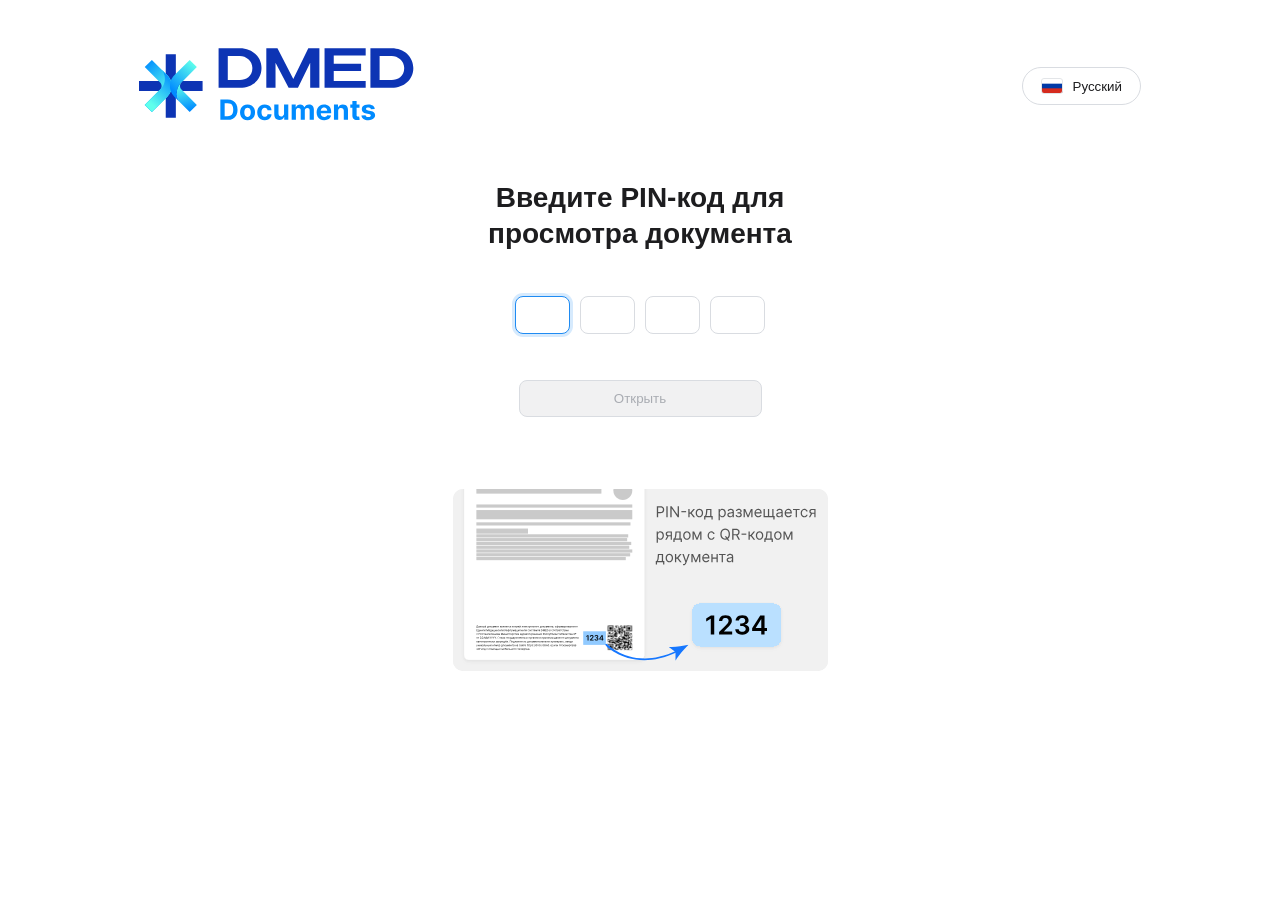
<file: index.html>
<!DOCTYPE html>
<html lang="ru">
<head>
<meta charset="UTF-8">
<meta name="viewport" content="width=device-width, initial-scale=1">
<title>S | Documents</title>
<link rel="icon" href="./favicon.ico">
<style>
  :root{
    --blue:#1537b8;
    --blue-2:#1f8bf2;
    --text:#1d1d1f;
    --muted:#6b6f76;
    --line:#d9dce1;
    --bg:#ffffff;
    --card:#f0f0f1;
  }
  *{box-sizing:border-box;margin:0;padding:0}
  html,body{height:100%}
  body{
    font-family:Inter,-apple-system,BlinkMacSystemFont,"Segoe UI",Roboto,Helvetica,Arial,sans-serif;
    color:var(--text);background:var(--bg);
    display:flex;flex-direction:column;min-height:100vh;
  }
  header{
    width:100%;max-width:1050px;margin:0 auto;
    padding:48px 24px 0;
    display:flex;align-items:center;justify-content:space-between;
  }
  .logo{display:flex;align-items:center;gap:12px;text-decoration:none}
  .logo svg{width:276px;height:76px;flex:none}

  .lang{position:relative}
  .lang button{
    display:flex;align-items:center;gap:10px;
    background:#fff;border:1px solid var(--line);border-radius:999px;
    padding:10px 18px;font:500 15px inherit;font-family:inherit;color:var(--text);cursor:pointer;
  }
  .lang button:hover{background:#f7f8fa}
  .flag{width:22px;height:16px;border-radius:3px;overflow:hidden;display:inline-block;border:1px solid #e3e5e8}
  .menu{
    position:absolute;right:0;top:calc(100% + 8px);min-width:160px;
    background:#fff;border:1px solid var(--line);border-radius:14px;padding:6px;
    box-shadow:0 10px 30px rgba(0,0,0,.08);display:none;z-index:5;
  }
  .menu.open{display:block}
  .menu div{display:flex;gap:10px;align-items:center;padding:10px 12px;border-radius:10px;cursor:pointer;font-size:15px}
  .menu div:hover{background:#f2f4f7}

  main{
    flex:1;display:flex;flex-direction:column;align-items:center;
    padding:56px 24px 48px;text-align:center;
  }
  h1{font-size:28px;line-height:1.28;font-weight:700;max-width:360px}
  .pin{display:flex;gap:10px;margin-top:44px}
  .pin input{
    width:55px;height:38px;text-align:center;font:600 18px inherit;font-family:inherit;
    border:1px solid var(--line);border-radius:8px;outline:none;background:#fff;color:var(--text);
    transition:border-color .15s, box-shadow .15s;
  }
  .pin input:focus{border-color:var(--blue-2);box-shadow:0 0 0 3px rgba(31,139,242,.18)}
  .pin.error input{border-color:#e5484d;animation:shake .35s}
  @keyframes shake{25%{transform:translateX(-5px)}75%{transform:translateX(5px)}}
  .err{height:20px;margin-top:12px;font-size:14px;color:#e5484d;visibility:hidden}
  .err.show{visibility:visible}
  .open-btn{
    width:243px;height:37px;margin-top:14px;border-radius:8px;border:1px solid var(--line);
    background:#f1f1f2;color:#a9acb2;font:500 15px inherit;font-family:inherit;cursor:not-allowed;
    transition:background .15s,color .15s;
  }
  .open-btn.active{background:var(--blue);border-color:var(--blue);color:#fff;cursor:pointer}
  .open-btn.active:hover{background:#102c97}

  .hint{
    margin-top:72px;display:flex;width:375px;max-width:100%;
    background:var(--card);border-radius:10px;overflow:hidden;text-align:left;
  }
  .doc{
    width:180px;flex:none;background:#fff;margin:0;padding:16px 14px 0 14px;
    border-radius:0;position:relative;height:182px;
    box-shadow:2px 0 0 #e4e5e8;
  }
  .doc i{display:block;height:5px;border-radius:3px;background:#cfd1d5;margin-bottom:5px}
  .doc i.dk{background:#aeb1b7;height:7px}
  .doc .foot{position:absolute;left:14px;right:8px;bottom:12px;display:flex;align-items:flex-end;gap:5px}
  .doc .lines{flex:1}
  .doc .lines i{height:3px;margin-bottom:3px}
  .doc .tag{background:#a9d2fb;border-radius:3px;font-size:7px;font-weight:700;padding:2px 3px}
  .doc .qr{
    width:26px;height:26px;background:
      conic-gradient(#222 25%,#fff 0 50%,#222 0 75%,#fff 0) 0 0/8px 8px;border:2px solid #222;
  }
  .side{flex:1;padding:16px 14px;font-size:14px;line-height:1.45;color:#555a62;position:relative}
  .big{
    position:absolute;left:12px;bottom:14px;background:#b9dcfb;color:#111;
    font-weight:700;font-size:22px;padding:8px 16px;border-radius:8px;
  }
  .arrow{position:absolute;left:-26px;bottom:6px;width:70px;height:30px}

  .viewer{display:none;width:100%;max-width:640px;margin-top:8px}
  .viewer.show{display:block}
  .viewer .sheet{
    background:#fff;border:1px solid var(--line);border-radius:14px;padding:32px;text-align:left;
    box-shadow:0 6px 24px rgba(0,0,0,.05)
  }
  .viewer h2{font-size:20px;margin-bottom:8px}
  .viewer p{color:var(--muted);font-size:15px;line-height:1.5}
  .back{margin-top:16px;background:none;border:none;color:var(--blue-2);font:500 15px inherit;font-family:inherit;cursor:pointer}

  footer{padding:20px;text-align:center;color:#9a9ea5;font-size:13px}

  @media (max-width:560px){
    header{padding:28px 16px 0}
    .logo svg{width:138px;height:38px}
    h1{font-size:24px}
    .hint{width:100%}
    .doc{width:46%}
  }
</style>
</head>
<body>

<header>
  <a class="logo" href="/" aria-label="S Documents">
    <svg viewBox="0 0 276 76" fill="none" xmlns="http://www.w3.org/2000/svg"><path fill-rule="evenodd" clip-rule="evenodd" d="M26.7417 69.7935V48.0652C26.7417 45.7503 27.2675 43.5552 28.2036 41.5899C26.2389 42.5259 24.0423 43.0509 21.7283 43.0509L0 43.0516V32.9474H21.7283C23.0991 32.9474 24.351 32.3808 25.2634 31.4691C26.1752 30.5575 26.7417 29.3048 26.7417 27.9341V6.20557H36.8461V27.9341C36.8453 30.248 36.3203 32.4439 35.3842 34.4085C37.3489 33.4724 39.5455 32.9474 41.8594 32.9474H63.5878V43.0516H41.8594C40.4887 43.0516 39.2353 43.6183 38.3236 44.5292C37.4126 45.441 36.8461 46.6943 36.8467 48.0659V69.7943L26.7417 69.7935Z" fill="#0D34B4"></path><path fill-rule="evenodd" clip-rule="evenodd" d="M12.8855 11.9448L28.2493 27.3086C31.1826 30.2419 32.6503 34.1142 32.6513 37.9863V38.0137C32.6503 41.8859 31.1826 45.7582 28.2493 48.6915L12.8855 64.0551L5.73877 56.9084L21.1026 41.5446C22.0794 40.5678 22.5706 39.2824 22.5737 38.0002C22.5706 36.7178 22.0794 35.4326 21.1026 34.4557L5.73877 19.092L12.8855 11.9448Z" fill="url(#paint0_linear_251_1615)"></path><path fill-rule="evenodd" clip-rule="evenodd" d="M25.827 30.9375C25.827 35.9056 23.3892 40.3046 19.6442 43.0025L19.5942 43.0525L5.73926 56.9088L12.8854 64.0549L26.7417 50.1999L28.2499 48.6917C29.8897 47.052 31.0711 45.1199 31.7942 43.0581C32.3657 41.4305 32.6513 39.7223 32.6513 38.0133V37.9865C32.6513 36.2776 32.3656 34.5694 31.7942 32.9417C31.0711 30.8799 29.8897 28.948 28.2499 27.3081L26.7411 25.7993L22.4705 21.5293C24.5418 24.0591 25.795 27.285 25.8262 30.8024C25.827 30.8472 25.827 30.8927 25.827 30.9372V30.9375Z" fill="url(#paint1_linear_251_1615)"></path><path fill-rule="evenodd" clip-rule="evenodd" d="M25.827 30.9375C25.827 35.9056 23.3892 40.3046 19.6442 43.0025L19.5942 43.0525L5.73926 56.9088L12.8854 64.0549L26.7417 50.1999L28.2499 48.6917C29.8897 47.052 31.0711 45.1199 31.7942 43.0581C32.3657 41.4305 32.6513 39.7223 32.6513 38.0133V37.9865C32.6513 36.2776 32.3656 34.5694 31.7942 32.9417C31.0711 30.8799 29.8897 28.948 28.2499 27.3081L26.7411 25.7993L22.4705 21.5293C24.5418 24.0591 25.795 27.285 25.8262 30.8024C25.827 30.8472 25.827 30.8927 25.827 30.9372V30.9375Z" fill="url(#paint2_linear_251_1615)"></path><path fill-rule="evenodd" clip-rule="evenodd" d="M39.3958 52.7494L50.7021 64.0555L57.8488 56.9085L42.485 41.5447C41.5082 40.5678 41.017 39.2826 41.0138 38.0003C41.017 36.718 41.5082 35.4327 42.485 34.4557L43.9422 32.9985C40.1981 35.6966 37.7611 40.0952 37.7611 45.0624C37.7611 45.1072 37.7611 45.1528 37.7617 45.1975C37.7931 48.715 39.0461 51.941 41.1174 54.4707L39.3958 52.7494Z" fill="url(#paint3_linear_251_1615)"></path><path fill-rule="evenodd" clip-rule="evenodd" d="M37.7612 45.0621C37.7612 40.0942 40.1988 35.695 43.9438 32.9971L43.9937 32.9471L57.8487 19.091L50.7026 11.9448L36.8463 25.7998L35.3382 27.308C33.6983 28.9478 32.5169 30.8797 31.7939 32.9417C31.2223 34.5693 30.9366 36.2775 30.9366 37.9863V38.0132C30.9366 39.722 31.2224 41.4304 31.7939 43.058C32.5169 45.1197 33.6983 47.0517 35.3382 48.6917L36.847 50.2005L41.1174 54.4703C39.0461 51.9407 37.7932 48.7146 37.7618 45.1972C37.7612 45.1524 37.7612 45.1068 37.7612 45.0621Z" fill="url(#paint4_linear_251_1615)"></path><path fill-rule="evenodd" clip-rule="evenodd" d="M231.412 0.128489L231.412 39.8714H252.766C264.872 39.8714 274.328 31.7937 274.328 20.0739C274.328 8.46516 264.872 0.128506 252.767 0.128489H231.412ZM240.607 32.0377V8.09731C240.607 8.09731 248.018 8.09731 252.767 8.09731C258.685 8.09731 265.218 12.9251 265.218 20.1178C265.218 28.6778 258.641 32.0377 252.767 32.0377C248.018 32.0377 240.607 32.0377 240.607 32.0377Z" fill="#0D34B4"></path><path d="M127.318 39.8713H136.527V14.6768L149.614 39.8713H158.965L171.192 14.6768V39.8713H180.393V0.128418H169.302L154.289 30.8965L138.458 0.128418H127.318V39.8713Z" fill="#0D34B4"></path><path d="M185.549 0.128489L226.68 0.128418V7.48947H194.744V15.7018H222.096V22.9733H194.744V32.8847H226.68V39.8714L185.549 39.8713V0.128489Z" fill="#0D34B4"></path><path fill-rule="evenodd" clip-rule="evenodd" d="M79.5878 0.128539V39.8713H100.942C113.048 39.8713 122.504 31.7937 122.504 20.0739C122.504 8.46521 113.048 0.128555 100.942 0.128539H79.5878ZM88.7825 32.0377V8.09736C88.7825 8.09736 96.1936 8.09736 100.942 8.09736C106.861 8.09736 113.394 12.9252 113.394 20.1178C113.394 28.6779 106.817 32.0377 100.942 32.0377C96.1936 32.0377 88.7825 32.0377 88.7825 32.0377Z" fill="#0D34B4"></path><path d="M88.5764 71.8713H81.3577V51.5077H88.6361C90.6844 51.5077 92.4476 51.9154 93.9258 52.7307C95.4041 53.5394 96.5409 54.7028 97.3363 56.2208C98.1384 57.7388 98.5395 59.555 98.5395 61.6696C98.5395 63.7908 98.1384 65.6138 97.3363 67.1384C96.5409 68.663 95.3974 69.833 93.906 70.6483C92.4211 71.4637 90.6446 71.8713 88.5764 71.8713ZM85.6631 68.1824H88.3974C89.6702 68.1824 90.7407 67.957 91.6091 67.5063C92.4841 67.0489 93.1403 66.3429 93.5778 65.3884C94.022 64.4272 94.244 63.1876 94.244 61.6696C94.244 60.1649 94.022 58.9353 93.5778 57.9807C93.1403 57.0262 92.4874 56.3235 91.619 55.8728C90.7506 55.422 89.6801 55.1966 88.4074 55.1966H85.6631V68.1824ZM108.55 72.1696C107.005 72.1696 105.67 71.8415 104.543 71.1853C103.422 70.5224 102.557 69.601 101.947 68.4211C101.338 67.2345 101.033 65.859 101.033 64.2946C101.033 62.717 101.338 61.3382 101.947 60.1583C102.557 58.9717 103.422 58.0503 104.543 57.3941C105.67 56.7312 107.005 56.3997 108.55 56.3997C110.094 56.3997 111.427 56.7312 112.547 57.3941C113.674 58.0503 114.542 58.9717 115.152 60.1583C115.762 61.3382 116.067 62.717 116.067 64.2946C116.067 65.859 115.762 67.2345 115.152 68.4211C114.542 69.601 113.674 70.5224 112.547 71.1853C111.427 71.8415 110.094 72.1696 108.55 72.1696ZM108.57 68.8884C109.272 68.8884 109.859 68.6895 110.33 68.2918C110.8 67.8874 111.155 67.3372 111.394 66.6412C111.639 65.9452 111.761 65.1531 111.761 64.2648C111.761 63.3765 111.639 62.5844 111.394 61.8884C111.155 61.1924 110.8 60.6422 110.33 60.2378C109.859 59.8335 109.272 59.6313 108.57 59.6313C107.86 59.6313 107.264 59.8335 106.78 60.2378C106.303 60.6422 105.941 61.1924 105.696 61.8884C105.457 62.5844 105.338 63.3765 105.338 64.2648C105.338 65.1531 105.457 65.9452 105.696 66.6412C105.941 67.3372 106.303 67.8874 106.78 68.2918C107.264 68.6895 107.86 68.8884 108.57 68.8884ZM125.722 72.1696C124.157 72.1696 122.812 71.8382 121.685 71.1753C120.564 70.5058 119.703 69.5778 119.099 68.3912C118.503 67.2047 118.205 65.8391 118.205 64.2946C118.205 62.7302 118.506 61.3581 119.109 60.1782C119.719 58.9916 120.584 58.0669 121.705 57.404C122.825 56.7345 124.157 56.3997 125.702 56.3997C127.034 56.3997 128.201 56.6417 129.202 57.1256C130.203 57.6095 130.995 58.289 131.578 59.164C132.162 60.039 132.483 61.0664 132.543 62.2463H128.546C128.433 61.484 128.135 60.8709 127.651 60.4068C127.173 59.9362 126.547 59.7009 125.771 59.7009C125.115 59.7009 124.542 59.8799 124.051 60.2378C123.567 60.5891 123.189 61.1029 122.918 61.779C122.646 62.4551 122.51 63.2738 122.51 64.235C122.51 65.2094 122.643 66.038 122.908 66.7208C123.18 67.4035 123.561 67.9239 124.051 68.2818C124.542 68.6398 125.115 68.8188 125.771 68.8188C126.255 68.8188 126.689 68.7193 127.074 68.5205C127.465 68.3216 127.787 68.0333 128.038 67.6554C128.297 67.271 128.466 66.8103 128.546 66.2733H132.543C132.476 67.44 132.158 68.4675 131.588 69.3557C131.025 70.2373 130.246 70.9267 129.251 71.4239C128.257 71.9211 127.081 72.1696 125.722 72.1696ZM145.049 65.3685V56.5986H149.285V71.8713H145.218V69.0972H145.059C144.714 69.9921 144.141 70.7113 143.338 71.2549C142.543 71.7984 141.572 72.0702 140.425 72.0702C139.404 72.0702 138.506 71.8382 137.731 71.3742C136.955 70.9102 136.348 70.2506 135.911 69.3955C135.48 68.5404 135.261 67.5162 135.255 66.323V56.5986H139.49V65.5674C139.497 66.4689 139.739 67.1815 140.216 67.7051C140.694 68.2288 141.333 68.4907 142.135 68.4907C142.646 68.4907 143.123 68.3747 143.567 68.1426C144.011 67.904 144.369 67.5527 144.641 67.0887C144.919 66.6247 145.055 66.0513 145.049 65.3685ZM152.673 71.8713V56.5986H156.71V59.2932H156.889C157.207 58.3983 157.737 57.6924 158.479 57.1753C159.222 56.6583 160.11 56.3997 161.144 56.3997C162.192 56.3997 163.083 56.6616 163.819 57.1853C164.555 57.7023 165.045 58.405 165.291 59.2932H165.45C165.761 58.4182 166.325 57.7189 167.14 57.1952C167.962 56.6649 168.933 56.3997 170.053 56.3997C171.479 56.3997 172.635 56.8538 173.523 57.762C174.418 58.6635 174.866 59.9428 174.866 61.6V71.8713H170.64V62.4353C170.64 61.5868 170.415 60.9504 169.964 60.5262C169.513 60.1019 168.95 59.8898 168.273 59.8898C167.505 59.8898 166.905 60.1351 166.474 60.6256C166.043 61.1095 165.827 61.7492 165.827 62.5446V71.8713H161.721V62.3458C161.721 61.5967 161.506 61.0001 161.075 60.556C160.65 60.1119 160.09 59.8898 159.394 59.8898C158.924 59.8898 158.499 60.0091 158.122 60.2478C157.75 60.4798 157.455 60.8079 157.237 61.2321C157.018 61.6497 156.908 62.1403 156.908 62.7037V71.8713H152.673ZM185.172 72.1696C183.601 72.1696 182.249 71.8515 181.115 71.2151C179.988 70.5721 179.12 69.664 178.51 68.4907C177.9 67.3107 177.595 65.9154 177.595 64.3046C177.595 62.7336 177.9 61.3548 178.51 60.1682C179.12 58.9817 179.978 58.0569 181.085 57.3941C182.199 56.7312 183.505 56.3997 185.003 56.3997C186.01 56.3997 186.948 56.5622 187.817 56.887C188.692 57.2051 189.454 57.6857 190.104 58.3287C190.76 58.9717 191.27 59.7804 191.635 60.7549C192 61.7227 192.182 62.8562 192.182 64.1554V65.3188H179.286V62.6938H188.195C188.195 62.0839 188.062 61.5437 187.797 61.073C187.532 60.6024 187.164 60.2345 186.693 59.9693C186.229 59.6976 185.689 59.5617 185.072 59.5617C184.43 59.5617 183.859 59.7108 183.362 60.0091C182.872 60.3008 182.487 60.6952 182.209 61.1924C181.93 61.6829 181.788 62.2298 181.781 62.833V65.3287C181.781 66.0844 181.921 66.7373 182.199 67.2875C182.484 67.8377 182.885 68.262 183.402 68.5603C183.919 68.8586 184.532 69.0077 185.242 69.0077C185.712 69.0077 186.143 68.9414 186.534 68.8088C186.925 68.6763 187.26 68.4774 187.538 68.2122C187.817 67.9471 188.029 67.6223 188.175 67.2378L192.092 67.4963C191.894 68.4376 191.486 69.2596 190.869 69.9622C190.26 70.6583 189.471 71.2018 188.503 71.5929C187.542 71.9774 186.431 72.1696 185.172 72.1696ZM199.182 63.0418V71.8713H194.946V56.5986H198.983V59.2932H199.162C199.5 58.405 200.067 57.7023 200.862 57.1853C201.658 56.6616 202.622 56.3997 203.756 56.3997C204.816 56.3997 205.741 56.6318 206.53 57.0958C207.319 57.5598 207.932 58.2227 208.369 59.0844C208.807 59.9395 209.026 60.9604 209.026 62.1469V71.8713H204.79V62.9026C204.796 61.9679 204.558 61.2388 204.074 60.7151C203.59 60.1848 202.924 59.9196 202.075 59.9196C201.505 59.9196 201.001 60.0423 200.564 60.2875C200.133 60.5328 199.795 60.8908 199.55 61.3614C199.311 61.8254 199.189 62.3855 199.182 63.0418ZM220.488 56.5986V59.7804H211.29V56.5986H220.488ZM213.378 52.9395H217.614V67.1782C217.614 67.5693 217.674 67.8742 217.793 68.0929C217.912 68.305 218.078 68.4542 218.29 68.5404C218.509 68.6265 218.761 68.6696 219.046 68.6696C219.245 68.6696 219.444 68.6531 219.642 68.6199C219.841 68.5801 219.994 68.5503 220.1 68.5304L220.766 71.6824C220.554 71.7487 220.256 71.8249 219.871 71.9111C219.487 72.0039 219.019 72.0603 218.469 72.0801C217.448 72.1199 216.553 71.984 215.785 71.6725C215.022 71.3609 214.429 70.877 214.005 70.2208C213.58 69.5645 213.372 68.7359 213.378 67.735V52.9395ZM235.763 60.9537L231.885 61.1924C231.819 60.8609 231.676 60.5626 231.457 60.2975C231.239 60.0257 230.95 59.8103 230.592 59.6512C230.241 59.4854 229.82 59.4026 229.33 59.4026C228.673 59.4026 228.12 59.5418 227.669 59.8202C227.218 60.092 226.993 60.4566 226.993 60.914C226.993 61.2785 227.139 61.5868 227.43 61.8387C227.722 62.0906 228.223 62.2927 228.932 62.4452L231.696 63.002C233.181 63.3069 234.288 63.7975 235.017 64.4736C235.746 65.1497 236.111 66.038 236.111 67.1384C236.111 68.1393 235.816 69.0176 235.226 69.7733C234.643 70.529 233.84 71.119 232.82 71.5432C231.805 71.9608 230.635 72.1696 229.31 72.1696C227.288 72.1696 225.677 71.7487 224.477 70.9068C223.284 70.0584 222.585 68.905 222.379 67.4466L226.546 67.2279C226.671 67.8443 226.976 68.315 227.46 68.6398C227.944 68.958 228.564 69.1171 229.32 69.1171C230.062 69.1171 230.659 68.9746 231.109 68.6895C231.567 68.3979 231.799 68.0233 231.805 67.5659C231.799 67.1815 231.636 66.8666 231.318 66.6213C231 66.3694 230.51 66.1772 229.847 66.0446L227.202 65.5176C225.71 65.2193 224.6 64.7023 223.871 63.9665C223.148 63.2307 222.787 62.2927 222.787 61.1526C222.787 60.1715 223.052 59.3264 223.582 58.6171C224.119 57.9078 224.872 57.3609 225.84 56.9765C226.814 56.592 227.954 56.3997 229.26 56.3997C231.189 56.3997 232.707 56.8074 233.814 57.6228C234.928 58.4381 235.577 59.5484 235.763 60.9537Z" fill="#008BFF"></path><defs><linearGradient id="paint0_linear_251_1615" x1="1.07015" y1="18.7944" x2="26.7239" y2="47.2765" gradientUnits="userSpaceOnUse"><stop stop-color="#008BFF"></stop><stop offset="1" stop-color="#5FFFEC"></stop></linearGradient><linearGradient id="paint1_linear_251_1615" x1="5.16892" y1="49.4433" x2="28.4263" y2="23.7746" gradientUnits="userSpaceOnUse"><stop stop-color="#008BFF"></stop><stop offset="1" stop-color="#5FFFEC"></stop></linearGradient><linearGradient id="paint2_linear_251_1615" x1="5.16892" y1="49.4433" x2="28.4263" y2="23.7746" gradientUnits="userSpaceOnUse"><stop stop-color="#5FFFEC"></stop><stop offset="1" stop-color="#008BFF"></stop></linearGradient><linearGradient id="paint3_linear_251_1615" x1="39.743" y1="36.8642" x2="46.8513" y2="63.2931" gradientUnits="userSpaceOnUse"><stop stop-color="#5FFFEC"></stop><stop offset="1" stop-color="#008BFF"></stop></linearGradient><linearGradient id="paint4_linear_251_1615" x1="30.3663" y1="39.8588" x2="53.6236" y2="14.19" gradientUnits="userSpaceOnUse"><stop stop-color="#008BFF"></stop><stop offset="1" stop-color="#5FFFEC"></stop></linearGradient></defs></svg>
  </a>

  <div class="lang">
    <button id="langBtn" type="button" aria-haspopup="true">
      <span class="flag" id="langFlag"></span><span id="langName">Русский</span>
    </button>
    <div class="menu" id="langMenu">
      <div data-l="ru"><span class="flag" data-f="ru"></span>Русский</div>
      <div data-l="uz"><span class="flag" data-f="uz"></span>O‘zbekcha</div>
      <div data-l="en"><span class="flag" data-f="en"></span>English</div>
    </div>
  </div>
</header>

<main>
  <section id="enter" style="display:flex;flex-direction:column;align-items:center;width:100%">
    <h1 id="title">Введите PIN-код для просмотра документа</h1>

    <form id="form" autocomplete="off" style="display:flex;flex-direction:column;align-items:center">
      <div class="pin" id="pin">
        <input inputmode="numeric" maxlength="1" aria-label="1">
        <input inputmode="numeric" maxlength="1" aria-label="2">
        <input inputmode="numeric" maxlength="1" aria-label="3">
        <input inputmode="numeric" maxlength="1" aria-label="4">
      </div>
      <div class="err" id="err">Неверный PIN-код</div>
      <button class="open-btn" id="open" type="submit" disabled>Открыть</button>
    </form>

    <div class="hint"><svg xmlns="http://www.w3.org/2000/svg" xmlns:xlink="http://www.w3.org/1999/xlink" viewBox="0 0 400 194" fill="none"><g clip-path="url(#clip0_437_968)"><rect width="400" height="194" rx="8" fill="#F1F1F1"></rect><g filter="url(#filter0_ddd_437_968)"><rect x="12" y="-15" width="192" height="197" rx="4.83436" fill="white"></rect><rect width="133.383" height="6.78217" transform="translate(24.9185 -1.83984)" fill="#CACACA"></rect><path d="M171.058 1.55149C171.058 -4.02245 175.577 -8.54102 181.151 -8.54102C186.725 -8.54102 191.243 -4.02245 191.243 1.55149C191.243 7.12543 186.725 11.644 181.151 11.644C175.577 11.644 171.058 7.12543 171.058 1.55149Z" fill="#CACACA"></path><rect width="166.325" height="3.39108" transform="translate(24.9185 16.4883)" fill="#CACACA"></rect><rect width="166.325" height="9.85029" transform="translate(24.9185 22.4629)" fill="#CACACA"></rect><rect width="164.387" height="3.39108" transform="translate(24.9185 35.543)" fill="#CACACA"></rect><rect width="55.0647" height="5.49032" transform="translate(24.9185 42.1641)" fill="#CACACA"></rect><rect width="161.965" height="3.39108" transform="translate(24.9185 48.3003)" fill="#CACACA"></rect><rect width="160.834" height="3.39108" transform="translate(24.9185 52.3374)" fill="#CACACA"></rect><rect width="165.194" height="3.39108" transform="translate(24.9185 56.3745)" fill="#CACACA"></rect><rect width="163.095" height="3.39108" transform="translate(24.9185 60.4116)" fill="#CACACA"></rect><rect width="166.325" height="3.39108" transform="translate(24.9185 64.4482)" fill="#CACACA"></rect><rect width="164.064" height="3.39108" transform="translate(24.9185 68.4854)" fill="#CACACA"></rect><rect width="159.381" height="3.39108" transform="translate(24.9185 72.5225)" fill="#CACACA"></rect><rect x="138.902" y="151.785" width="24.1718" height="14.5031" fill="#91CAFF"></rect><path d="M24.9885 148.118V147.42H25.1172C25.1614 147.379 25.203 147.323 25.242 147.249C25.2816 147.175 25.3151 147.076 25.3424 146.953C25.3703 146.829 25.3889 146.671 25.398 146.48L25.4409 145.638H26.6263V147.42H26.8563V148.114H26.6263V147.634H25.2186V148.118H24.9885ZM25.4058 147.42H26.3962V145.852H25.6592L25.628 146.48C25.6202 146.626 25.6066 146.757 25.5871 146.876C25.5676 146.993 25.5426 147.098 25.512 147.189C25.4815 147.279 25.4461 147.356 25.4058 147.42Z" fill="black"></path><path d="M27.6311 147.669C27.5362 147.669 27.4501 147.651 27.3728 147.616C27.2954 147.579 27.234 147.527 27.1885 147.459C27.143 147.39 27.1203 147.307 27.1203 147.209C27.1203 147.123 27.1372 147.054 27.171 147.001C27.2048 146.947 27.2499 146.904 27.3065 146.874C27.363 146.843 27.4254 146.821 27.4936 146.806C27.5625 146.79 27.6317 146.778 27.7013 146.769C27.7923 146.757 27.866 146.748 27.9226 146.742C27.9798 146.736 28.0213 146.725 28.0473 146.71C28.074 146.695 28.0873 146.669 28.0873 146.632V146.624C28.0873 146.528 28.061 146.453 28.0084 146.4C27.9564 146.347 27.8774 146.32 27.7715 146.32C27.6616 146.32 27.5755 146.344 27.5131 146.392C27.4507 146.44 27.4069 146.492 27.3815 146.546L27.1632 146.468C27.2022 146.377 27.2541 146.306 27.3191 146.256C27.3848 146.204 27.4563 146.169 27.5336 146.149C27.6116 146.128 27.6883 146.117 27.7637 146.117C27.8118 146.117 27.867 146.123 27.9294 146.135C27.9924 146.146 28.0532 146.169 28.1117 146.204C28.1708 146.239 28.2199 146.292 28.2589 146.363C28.2979 146.434 28.3174 146.529 28.3174 146.648V147.634H28.0873V147.431H28.0756C28.06 147.464 28.034 147.499 27.9976 147.536C27.9612 147.573 27.9128 147.604 27.8524 147.63C27.7919 147.656 27.7182 147.669 27.6311 147.669ZM27.6662 147.463C27.7572 147.463 27.8339 147.445 27.8962 147.409C27.9593 147.373 28.0067 147.327 28.0386 147.271C28.0711 147.214 28.0873 147.155 28.0873 147.092V146.882C28.0776 146.893 28.0561 146.904 28.023 146.914C27.9905 146.923 27.9528 146.931 27.9099 146.938C27.8676 146.945 27.8264 146.95 27.7861 146.956C27.7464 146.96 27.7143 146.964 27.6896 146.967C27.6298 146.975 27.5739 146.988 27.5219 147.005C27.4706 147.022 27.429 147.048 27.3971 147.082C27.3659 147.116 27.3503 147.162 27.3503 147.221C27.3503 147.301 27.3799 147.361 27.439 147.402C27.4988 147.442 27.5745 147.463 27.6662 147.463Z" fill="black"></path><path d="M29.7394 146.78V146.995H28.9128V146.78H29.7394ZM28.9674 146.137V147.634H28.7373V146.137H28.9674ZM29.9149 146.137V147.634H29.6848V146.137H29.9149Z" fill="black"></path><path d="M31.3372 146.78V146.995H30.5105V146.78H31.3372ZM30.5651 146.137V147.634H30.3351V146.137H30.5651ZM31.5127 146.137V147.634H31.2826V146.137H31.5127Z" fill="black"></path><path d="M32.1317 146.679H32.5606C32.7361 146.679 32.8703 146.723 32.9632 146.812C33.0562 146.901 33.1026 147.014 33.1026 147.151C33.1026 147.24 33.0818 147.322 33.0403 147.395C32.9987 147.468 32.9376 147.526 32.857 147.57C32.7764 147.613 32.6776 147.634 32.5606 147.634H31.9328V146.137H32.1629V147.42H32.5606C32.6516 147.42 32.7264 147.396 32.7848 147.348C32.8433 147.299 32.8726 147.238 32.8726 147.162C32.8726 147.083 32.8433 147.018 32.7848 146.968C32.7264 146.918 32.6516 146.893 32.5606 146.893H32.1317V146.679ZM33.3405 147.634V146.137H33.5706V147.634H33.3405Z" fill="black"></path><path d="M34.2218 147.295L34.9432 146.137H35.2083V147.634H34.9782V146.476L34.2608 147.634H33.9917V146.137H34.2218V147.295ZM34.7911 145.638H35.0055C35.0055 145.743 34.9691 145.829 34.8964 145.896C34.8236 145.963 34.7248 145.996 34.6 145.996C34.4772 145.996 34.3794 145.963 34.3066 145.896C34.2344 145.829 34.1984 145.743 34.1984 145.638H34.4128C34.4128 145.688 34.4268 145.733 34.4548 145.771C34.4833 145.81 34.5318 145.829 34.6 145.829C34.6682 145.829 34.717 145.81 34.7462 145.771C34.7761 145.733 34.7911 145.688 34.7911 145.638Z" fill="black"></path><path d="M36.2419 148.063V147.42H36.3667C36.3972 147.388 36.4235 147.353 36.4456 147.316C36.4677 147.279 36.4869 147.235 36.5031 147.185C36.52 147.133 36.5343 147.071 36.546 146.998C36.5577 146.924 36.5681 146.834 36.5772 146.73L36.6279 146.137H37.5794V147.42H37.8094V148.063H37.5794V147.634H36.472V148.063H36.2419ZM36.6279 147.42H37.3493V146.351H36.8424L36.8034 146.73C36.7871 146.886 36.767 147.023 36.743 147.14C36.7189 147.257 36.6806 147.35 36.6279 147.42Z" fill="black"></path><path d="M38.7231 147.665C38.5879 147.665 38.4693 147.633 38.3673 147.569C38.2659 147.505 38.1866 147.415 38.1294 147.299C38.0729 147.183 38.0446 147.048 38.0446 146.893C38.0446 146.737 38.0729 146.601 38.1294 146.485C38.1866 146.369 38.2659 146.278 38.3673 146.214C38.4693 146.149 38.5879 146.117 38.7231 146.117C38.8583 146.117 38.9766 146.149 39.078 146.214C39.18 146.278 39.2593 146.369 39.3158 146.485C39.373 146.601 39.4016 146.737 39.4016 146.893C39.4016 147.048 39.373 147.183 39.3158 147.299C39.2593 147.415 39.18 147.505 39.078 147.569C38.9766 147.633 38.8583 147.665 38.7231 147.665ZM38.7231 147.459C38.8258 147.459 38.9103 147.432 38.9766 147.38C39.0429 147.327 39.0919 147.258 39.1238 147.172C39.1556 147.086 39.1715 146.993 39.1715 146.893C39.1715 146.793 39.1556 146.7 39.1238 146.614C39.0919 146.527 39.0429 146.457 38.9766 146.404C38.9103 146.351 38.8258 146.324 38.7231 146.324C38.6204 146.324 38.5359 146.351 38.4697 146.404C38.4034 146.457 38.3543 146.527 38.3224 146.614C38.2906 146.7 38.2747 146.793 38.2747 146.893C38.2747 146.993 38.2906 147.086 38.3224 147.172C38.3543 147.258 38.4034 147.327 38.4697 147.38C38.5359 147.432 38.6204 147.459 38.7231 147.459Z" fill="black"></path><path d="M39.7528 147.634V146.137H39.9829V146.788H40.1349L40.673 146.137H40.9694L40.365 146.858L40.9772 147.634H40.6808L40.1895 147.002H39.9829V147.634H39.7528Z" fill="black"></path><path d="M41.3754 148.196C41.3364 148.196 41.3017 148.192 41.2711 148.186C41.2406 148.18 41.2194 148.174 41.2077 148.168L41.2662 147.966C41.3221 147.98 41.3715 147.985 41.4144 147.981C41.4573 147.977 41.4953 147.958 41.5285 147.924C41.5623 147.89 41.5931 147.835 41.6211 147.759L41.664 147.642L41.1103 146.137H41.3598L41.7732 147.33H41.7888L42.2021 146.137H42.4516L41.816 147.853C41.7875 147.93 41.752 147.994 41.7098 148.045C41.6675 148.096 41.6185 148.134 41.5626 148.159C41.5073 148.183 41.445 148.196 41.3754 148.196Z" fill="black"></path><path d="M43.5742 147.322L44.0967 146.137H44.3151L43.6678 147.634H43.4806L42.845 146.137H43.0595L43.5742 147.322ZM42.9854 146.137V147.634H42.7553V146.137H42.9854ZM44.163 147.634V146.137H44.393V147.634H44.163Z" fill="black"></path><path d="M45.442 147.665C45.2977 147.665 45.1733 147.634 45.0686 147.57C44.9646 147.505 44.8844 147.416 44.8278 147.301C44.7719 147.185 44.744 147.051 44.744 146.897C44.744 146.744 44.7719 146.609 44.8278 146.492C44.8844 146.374 44.963 146.282 45.0637 146.217C45.1651 146.15 45.2834 146.117 45.4186 146.117C45.4966 146.117 45.5736 146.13 45.6496 146.156C45.7257 146.182 45.7949 146.225 45.8573 146.283C45.9197 146.341 45.9694 146.418 46.0064 146.513C46.0435 146.609 46.062 146.726 46.062 146.866V146.963H44.9078V146.765H45.828C45.828 146.68 45.8111 146.605 45.7773 146.538C45.7442 146.472 45.6967 146.42 45.635 146.382C45.5739 146.343 45.5018 146.324 45.4186 146.324C45.327 146.324 45.2477 146.347 45.1807 146.392C45.1144 146.437 45.0634 146.496 45.0277 146.568C44.9919 146.64 44.9741 146.717 44.9741 146.8V146.932C44.9741 147.045 44.9936 147.141 45.0325 147.22C45.0722 147.298 45.1271 147.357 45.1973 147.398C45.2675 147.439 45.349 147.459 45.442 147.459C45.5024 147.459 45.557 147.45 45.6058 147.433C45.6551 147.416 45.6977 147.39 45.7335 147.355C45.7692 147.32 45.7968 147.277 45.8163 147.225L46.0386 147.287C46.0152 147.363 45.9759 147.429 45.9206 147.486C45.8654 147.543 45.7972 147.587 45.7159 147.619C45.6347 147.65 45.5434 147.665 45.442 147.665Z" fill="black"></path><path d="M47.4141 146.78V146.995H46.5874V146.78H47.4141ZM46.642 146.137V147.634H46.412V146.137H46.642ZM47.5896 146.137V147.634H47.3595V146.137H47.5896Z" fill="black"></path><path d="M47.806 146.351V146.137H49.0226V146.351H48.5313V147.634H48.3012V146.351H47.806Z" fill="black"></path><path d="M51.031 147.634V146.347H50.6333C50.5436 146.347 50.4731 146.368 50.4217 146.41C50.3704 146.451 50.3447 146.509 50.3447 146.581C50.3447 146.653 50.3678 146.709 50.4139 146.75C50.4607 146.791 50.5247 146.811 50.606 146.811H51.0895V147.026H50.606C50.5046 147.026 50.4172 147.008 50.3437 146.972C50.2703 146.937 50.2138 146.885 50.1741 146.819C50.1345 146.752 50.1147 146.673 50.1147 146.581C50.1147 146.489 50.1355 146.41 50.177 146.343C50.2186 146.277 50.2781 146.226 50.3554 146.19C50.4334 146.155 50.526 146.137 50.6333 146.137H51.2494V147.634H51.031ZM50.0328 147.634L50.4578 146.889H50.7074L50.2823 147.634H50.0328Z" fill="black"></path><path d="M51.6717 147.634V146.137H52.2839C52.4451 146.137 52.5731 146.173 52.668 146.246C52.7629 146.319 52.8103 146.415 52.8103 146.535C52.8103 146.626 52.7834 146.696 52.7294 146.746C52.6755 146.795 52.6063 146.829 52.5218 146.847C52.577 146.854 52.6306 146.874 52.6826 146.905C52.7353 146.936 52.7788 146.979 52.8133 147.034C52.8477 147.088 52.8649 147.154 52.8649 147.233C52.8649 147.309 52.8454 147.378 52.8064 147.438C52.7675 147.499 52.7116 147.546 52.6388 147.582C52.566 147.617 52.4789 147.634 52.3775 147.634H51.6717ZM51.8901 147.424H52.3775C52.4568 147.424 52.5189 147.405 52.5637 147.367C52.6086 147.329 52.631 147.278 52.631 147.213C52.631 147.136 52.6086 147.075 52.5637 147.031C52.5189 146.986 52.4568 146.963 52.3775 146.963H51.8901V147.424ZM51.8901 146.765H52.2839C52.3457 146.765 52.3986 146.756 52.4428 146.739C52.487 146.722 52.5208 146.697 52.5442 146.665C52.5683 146.633 52.5803 146.594 52.5803 146.55C52.5803 146.487 52.554 146.438 52.5013 146.402C52.4487 146.366 52.3762 146.347 52.2839 146.347H51.8901V146.765Z" fill="black"></path><path d="M53.0806 147.634V147.42H53.1352C53.1801 147.42 53.2174 147.411 53.2473 147.393C53.2772 147.375 53.3013 147.344 53.3195 147.299C53.3383 147.253 53.3526 147.19 53.3624 147.11C53.3727 147.028 53.3802 146.925 53.3848 146.8L53.4121 146.137H54.4103V147.634H54.1802V146.351H53.6304L53.607 146.885C53.6018 147.008 53.5908 147.117 53.5739 147.21C53.5576 147.303 53.5326 147.381 53.4988 147.444C53.4657 147.507 53.4215 147.555 53.3663 147.586C53.311 147.618 53.2418 147.634 53.1586 147.634H53.0806Z" fill="black"></path><path d="M55.7332 147.634V146.347H55.3354C55.2458 146.347 55.1752 146.368 55.1239 146.41C55.0726 146.451 55.0469 146.509 55.0469 146.581C55.0469 146.653 55.07 146.709 55.1161 146.75C55.1629 146.791 55.2269 146.811 55.3081 146.811H55.7917V147.026H55.3081C55.2068 147.026 55.1193 147.008 55.0459 146.972C54.9725 146.937 54.9159 146.885 54.8763 146.819C54.8366 146.752 54.8168 146.673 54.8168 146.581C54.8168 146.489 54.8376 146.41 54.8792 146.343C54.9208 146.277 54.9803 146.226 55.0576 146.19C55.1356 146.155 55.2282 146.137 55.3354 146.137H55.9515V147.634H55.7332ZM54.7349 147.634L55.16 146.889H55.4095L54.9845 147.634H54.7349Z" fill="black"></path><path d="M57.0017 147.665C56.8574 147.665 56.733 147.634 56.6283 147.57C56.5243 147.505 56.4441 147.416 56.3875 147.301C56.3316 147.185 56.3037 147.051 56.3037 146.897C56.3037 146.744 56.3316 146.609 56.3875 146.492C56.4441 146.374 56.5227 146.282 56.6235 146.217C56.7248 146.15 56.8431 146.117 56.9783 146.117C57.0563 146.117 57.1333 146.13 57.2093 146.156C57.2854 146.182 57.3546 146.225 57.417 146.283C57.4794 146.341 57.5291 146.418 57.5661 146.513C57.6032 146.609 57.6217 146.726 57.6217 146.866V146.963H56.4675V146.765H57.3877C57.3877 146.68 57.3708 146.605 57.337 146.538C57.3039 146.472 57.2564 146.42 57.1947 146.382C57.1336 146.343 57.0615 146.324 56.9783 146.324C56.8867 146.324 56.8074 146.347 56.7404 146.392C56.6741 146.437 56.6231 146.496 56.5874 146.568C56.5516 146.64 56.5338 146.717 56.5338 146.8V146.932C56.5338 147.045 56.5533 147.141 56.5923 147.22C56.6319 147.298 56.6868 147.357 56.757 147.398C56.8272 147.439 56.9088 147.459 57.0017 147.459C57.0621 147.459 57.1167 147.45 57.1655 147.433C57.2149 147.416 57.2574 147.39 57.2932 147.355C57.3289 147.32 57.3565 147.277 57.376 147.225L57.5983 147.287C57.5749 147.363 57.5356 147.429 57.4803 147.486C57.4251 147.543 57.3569 147.587 57.2756 147.619C57.1944 147.65 57.1031 147.665 57.0017 147.665Z" fill="black"></path><path d="M57.8323 146.351V146.137H59.0489V146.351H58.5575V147.634H58.3275V146.351H57.8323Z" fill="black"></path><path d="M59.915 147.665C59.7746 147.665 59.6538 147.632 59.5524 147.566C59.451 147.5 59.373 147.408 59.3184 147.292C59.2638 147.176 59.2365 147.043 59.2365 146.893C59.2365 146.741 59.2645 146.607 59.3204 146.491C59.3769 146.374 59.4555 146.282 59.5563 146.217C59.6577 146.15 59.7759 146.117 59.9111 146.117C60.0164 146.117 60.1113 146.137 60.1958 146.176C60.2803 146.215 60.3495 146.269 60.4034 146.34C60.4574 146.41 60.4908 146.492 60.5038 146.585H60.2738C60.2562 146.517 60.2172 146.457 60.1568 146.404C60.097 146.351 60.0164 146.324 59.915 146.324C59.8253 146.324 59.7467 146.347 59.6791 146.394C59.6122 146.44 59.5598 146.506 59.5222 146.59C59.4851 146.674 59.4666 146.772 59.4666 146.885C59.4666 147.001 59.4848 147.102 59.5212 147.188C59.5582 147.273 59.6102 147.34 59.6772 147.388C59.7447 147.435 59.824 147.459 59.915 147.459C59.9748 147.459 60.0291 147.448 60.0778 147.428C60.1266 147.407 60.1678 147.377 60.2016 147.338C60.2354 147.299 60.2595 147.252 60.2738 147.197H60.5038C60.4908 147.286 60.4587 147.365 60.4073 147.436C60.3566 147.506 60.2894 147.562 60.2055 147.604C60.1223 147.645 60.0255 147.665 59.915 147.665Z" fill="black"></path><path d="M61.7409 147.634V146.347H61.3432C61.2535 146.347 61.183 146.368 61.1316 146.41C61.0803 146.451 61.0546 146.509 61.0546 146.581C61.0546 146.653 61.0777 146.709 61.1238 146.75C61.1706 146.791 61.2346 146.811 61.3159 146.811H61.7994V147.026H61.3159C61.2145 147.026 61.1271 147.008 61.0536 146.972C60.9802 146.937 60.9237 146.885 60.884 146.819C60.8444 146.752 60.8245 146.673 60.8245 146.581C60.8245 146.489 60.8453 146.41 60.8869 146.343C60.9285 146.277 60.988 146.226 61.0653 146.19C61.1433 146.155 61.2359 146.137 61.3432 146.137H61.9593V147.634H61.7409ZM60.7427 147.634L61.1677 146.889H61.4172L60.9922 147.634H60.7427Z" fill="black"></path><path d="M63.1537 147.634V146.137H63.3838V146.788H63.5358L64.0739 146.137H64.3703L63.7659 146.858L64.3781 147.634H64.0817L63.5904 147.002H63.3838V147.634H63.1537Z" fill="black"></path><path d="M65.1748 147.665C65.0396 147.665 64.921 147.633 64.819 147.569C64.7176 147.505 64.6383 147.415 64.5811 147.299C64.5246 147.183 64.4963 147.048 64.4963 146.893C64.4963 146.737 64.5246 146.601 64.5811 146.485C64.6383 146.369 64.7176 146.278 64.819 146.214C64.921 146.149 65.0396 146.117 65.1748 146.117C65.31 146.117 65.4282 146.149 65.5296 146.214C65.6317 146.278 65.7109 146.369 65.7675 146.485C65.8247 146.601 65.8533 146.737 65.8533 146.893C65.8533 147.048 65.8247 147.183 65.7675 147.299C65.7109 147.415 65.6317 147.505 65.5296 147.569C65.4282 147.633 65.31 147.665 65.1748 147.665ZM65.1748 147.459C65.2775 147.459 65.362 147.432 65.4282 147.38C65.4945 147.327 65.5436 147.258 65.5754 147.172C65.6073 147.086 65.6232 146.993 65.6232 146.893C65.6232 146.793 65.6073 146.7 65.5754 146.614C65.5436 146.527 65.4945 146.457 65.4282 146.404C65.362 146.351 65.2775 146.324 65.1748 146.324C65.0721 146.324 64.9876 146.351 64.9213 146.404C64.855 146.457 64.806 146.527 64.7741 146.614C64.7423 146.7 64.7264 146.793 64.7264 146.893C64.7264 146.993 64.7423 147.086 64.7741 147.172C64.806 147.258 64.855 147.327 64.9213 147.38C64.9876 147.432 65.0721 147.459 65.1748 147.459Z" fill="black"></path><path d="M66.2045 147.634V146.137H67.3821V147.634H67.152V146.351H66.4345V147.634H66.2045Z" fill="black"></path><path d="M68.0323 147.295L68.7537 146.137H69.0188V147.634H68.7888V146.476L68.0713 147.634H67.8022V146.137H68.0323V147.295Z" fill="black"></path><path d="M70.068 147.665C69.9237 147.665 69.7993 147.634 69.6947 147.57C69.5907 147.505 69.5104 147.416 69.4539 147.301C69.398 147.185 69.37 147.051 69.37 146.897C69.37 146.744 69.398 146.609 69.4539 146.492C69.5104 146.374 69.589 146.282 69.6898 146.217C69.7912 146.15 69.9094 146.117 70.0446 146.117C70.1226 146.117 70.1996 146.13 70.2757 146.156C70.3517 146.182 70.4209 146.225 70.4833 146.283C70.5457 146.341 70.5954 146.418 70.6325 146.513C70.6695 146.609 70.688 146.726 70.688 146.866V146.963H69.5338V146.765H70.4541C70.4541 146.68 70.4372 146.605 70.4034 146.538C70.3702 146.472 70.3228 146.42 70.261 146.382C70.1999 146.343 70.1278 146.324 70.0446 146.324C69.953 146.324 69.8737 146.347 69.8068 146.392C69.7405 146.437 69.6895 146.496 69.6537 146.568C69.618 146.64 69.6001 146.717 69.6001 146.8V146.932C69.6001 147.045 69.6196 147.141 69.6586 147.22C69.6982 147.298 69.7531 147.357 69.8233 147.398C69.8935 147.439 69.9751 147.459 70.068 147.459C70.1285 147.459 70.1831 147.45 70.2318 147.433C70.2812 147.416 70.3238 147.39 70.3595 147.355C70.3952 147.32 70.4229 147.277 70.4424 147.225L70.6646 147.287C70.6412 147.363 70.6019 147.429 70.5467 147.486C70.4914 147.543 70.4232 147.587 70.342 147.619C70.2607 147.65 70.1694 147.665 70.068 147.665Z" fill="black"></path><path d="M71.2681 147.295L71.9894 146.137H72.2546V147.634H72.0245V146.476L71.307 147.634H71.038V146.137H71.2681V147.295ZM71.8374 145.638H72.0518C72.0518 145.743 72.0154 145.829 71.9426 145.896C71.8699 145.963 71.7711 145.996 71.6463 145.996C71.5235 145.996 71.4257 145.963 71.3529 145.896C71.2807 145.829 71.2447 145.743 71.2447 145.638H71.4591C71.4591 145.688 71.4731 145.733 71.501 145.771C71.5296 145.81 71.5781 145.829 71.6463 145.829C71.7145 145.829 71.7633 145.81 71.7925 145.771C71.8224 145.733 71.8374 145.688 71.8374 145.638Z" fill="black"></path><path d="M73.9433 146.332C73.8913 146.332 73.839 146.346 73.7863 146.372C73.7343 146.398 73.6908 146.432 73.6557 146.475C73.6212 146.517 73.604 146.564 73.604 146.616H73.3779C73.3779 146.551 73.3935 146.489 73.4247 146.429C73.4558 146.369 73.4978 146.316 73.5504 146.269C73.6037 146.223 73.6641 146.186 73.7317 146.158C73.8 146.131 73.8705 146.117 73.9433 146.117C74.0797 146.117 74.1954 146.152 74.2903 146.221C74.3858 146.29 74.4583 146.381 74.5077 146.494C74.5577 146.607 74.5828 146.73 74.5828 146.862V146.917C74.5828 147.049 74.5577 147.171 74.5077 147.285C74.4583 147.398 74.3858 147.489 74.2903 147.558C74.1954 147.627 74.0797 147.661 73.9433 147.661C73.8341 147.661 73.7369 147.637 73.6518 147.589C73.5667 147.541 73.4997 147.476 73.451 147.394C73.4022 147.313 73.3779 147.223 73.3779 147.123H73.604C73.604 147.18 73.6199 147.233 73.6518 147.282C73.6843 147.331 73.7262 147.371 73.7775 147.401C73.8295 147.431 73.8848 147.446 73.9433 147.447C74.0304 147.446 74.1044 147.419 74.1655 147.365C74.2266 147.311 74.2731 147.244 74.3049 147.162C74.3368 147.081 74.3527 146.999 74.3527 146.917V146.862C74.3527 146.778 74.3368 146.695 74.3049 146.614C74.2737 146.533 74.2276 146.466 74.1665 146.413C74.1061 146.359 74.0317 146.332 73.9433 146.332ZM74.4463 146.772V146.987H73.7912V146.772H74.4463Z" fill="black"></path><path d="M74.8006 147.634V147.42H74.8552C74.9001 147.42 74.9374 147.411 74.9673 147.393C74.9972 147.375 75.0213 147.344 75.0395 147.299C75.0583 147.253 75.0726 147.19 75.0824 147.11C75.0928 147.028 75.1002 146.925 75.1048 146.8L75.1321 146.137H76.1303V147.634H75.9003V146.351H75.3505L75.3271 146.885C75.3219 147.008 75.3108 147.117 75.2939 147.21C75.2777 147.303 75.2526 147.381 75.2189 147.444C75.1857 147.507 75.1415 147.555 75.0863 147.586C75.031 147.618 74.9618 147.634 74.8786 147.634H74.8006Z" fill="black"></path><path d="M77.1802 147.665C77.036 147.665 76.9115 147.634 76.8069 147.57C76.7029 147.505 76.6226 147.416 76.5661 147.301C76.5102 147.185 76.4823 147.051 76.4823 146.897C76.4823 146.744 76.5102 146.609 76.5661 146.492C76.6226 146.374 76.7013 146.282 76.802 146.217C76.9034 146.15 77.0217 146.117 77.1568 146.117C77.2348 146.117 77.3118 146.13 77.3879 146.156C77.4639 146.182 77.5331 146.225 77.5955 146.283C77.6579 146.341 77.7076 146.418 77.7447 146.513C77.7817 146.609 77.8002 146.726 77.8002 146.866V146.963H76.646V146.765H77.5663C77.5663 146.68 77.5494 146.605 77.5156 146.538C77.4824 146.472 77.435 146.42 77.3733 146.382C77.3122 146.343 77.24 146.324 77.1568 146.324C77.0652 146.324 76.9859 146.347 76.919 146.392C76.8527 146.437 76.8017 146.496 76.7659 146.568C76.7302 146.64 76.7123 146.717 76.7123 146.8V146.932C76.7123 147.045 76.7318 147.141 76.7708 147.22C76.8104 147.298 76.8654 147.357 76.9356 147.398C77.0057 147.439 77.0873 147.459 77.1802 147.459C77.2407 147.459 77.2953 147.45 77.344 147.433C77.3934 147.416 77.436 147.39 77.4717 147.355C77.5075 147.32 77.5351 147.277 77.5546 147.225L77.7768 147.287C77.7535 147.363 77.7141 147.429 77.6589 147.486C77.6036 147.543 77.5354 147.587 77.4542 147.619C77.3729 147.65 77.2816 147.665 77.1802 147.665Z" fill="black"></path><path d="M78.1502 147.634V146.137H78.3803V146.788H78.5324L79.0705 146.137H79.3668L78.7624 146.858L79.3746 147.634H79.0783L78.5869 147.002H78.3803V147.634H78.1502Z" fill="black"></path><path d="M79.5389 146.351V146.137H80.7555V146.351H80.2642V147.634H80.0341V146.351H79.5389Z" fill="black"></path><path d="M81.0911 148.196V146.137H81.3133V146.375H81.3406C81.3575 146.349 81.3809 146.316 81.4108 146.275C81.4414 146.234 81.4849 146.198 81.5415 146.166C81.5986 146.134 81.676 146.117 81.7735 146.117C81.8995 146.117 82.0107 146.149 82.1069 146.212C82.203 146.275 82.2781 146.364 82.3321 146.48C82.386 146.596 82.413 146.732 82.413 146.889C82.413 147.048 82.386 147.185 82.3321 147.302C82.2781 147.417 82.2034 147.507 82.1078 147.571C82.0123 147.634 81.9021 147.665 81.7774 147.665C81.6812 147.665 81.6042 147.649 81.5463 147.618C81.4885 147.585 81.444 147.548 81.4128 147.507C81.3816 147.466 81.3575 147.431 81.3406 147.404H81.3211V148.196H81.0911ZM81.3172 146.885C81.3172 146.999 81.3338 147.098 81.367 147.185C81.4001 147.271 81.4485 147.338 81.5122 147.387C81.5759 147.435 81.6539 147.459 81.7462 147.459C81.8424 147.459 81.9226 147.433 81.987 147.383C82.0519 147.331 82.1007 147.262 82.1332 147.176C82.1663 147.089 82.1829 146.992 82.1829 146.885C82.1829 146.78 82.1667 146.685 82.1342 146.601C82.1023 146.516 82.0539 146.448 81.9889 146.399C81.9246 146.349 81.8437 146.324 81.7462 146.324C81.6526 146.324 81.5739 146.348 81.5103 146.395C81.4466 146.442 81.3985 146.508 81.366 146.592C81.3335 146.676 81.3172 146.774 81.3172 146.885Z" fill="black"></path><path d="M83.3722 147.665C83.237 147.665 83.1184 147.633 83.0164 147.569C82.915 147.505 82.8357 147.415 82.7785 147.299C82.722 147.183 82.6937 147.048 82.6937 146.893C82.6937 146.737 82.722 146.601 82.7785 146.485C82.8357 146.369 82.915 146.278 83.0164 146.214C83.1184 146.149 83.237 146.117 83.3722 146.117C83.5074 146.117 83.6257 146.149 83.7271 146.214C83.8291 146.278 83.9084 146.369 83.9649 146.485C84.0221 146.601 84.0507 146.737 84.0507 146.893C84.0507 147.048 84.0221 147.183 83.9649 147.299C83.9084 147.415 83.8291 147.505 83.7271 147.569C83.6257 147.633 83.5074 147.665 83.3722 147.665ZM83.3722 147.459C83.4749 147.459 83.5594 147.432 83.6257 147.38C83.692 147.327 83.741 147.258 83.7729 147.172C83.8047 147.086 83.8206 146.993 83.8206 146.893C83.8206 146.793 83.8047 146.7 83.7729 146.614C83.741 146.527 83.692 146.457 83.6257 146.404C83.5594 146.351 83.4749 146.324 83.3722 146.324C83.2695 146.324 83.185 146.351 83.1187 146.404C83.0525 146.457 83.0034 146.527 82.9715 146.614C82.9397 146.7 82.9238 146.793 82.9238 146.893C82.9238 146.993 82.9397 147.086 82.9715 147.172C83.0034 147.258 83.0525 147.327 83.1187 147.38C83.185 147.432 83.2695 147.459 83.3722 147.459Z" fill="black"></path><path d="M85.404 146.78V146.995H84.5774V146.78H85.404ZM84.632 146.137V147.634H84.4019V146.137H84.632ZM85.5795 146.137V147.634H85.3494V146.137H85.5795Z" fill="black"></path><path d="M87.0018 146.78V146.995H86.1751V146.78H87.0018ZM86.2297 146.137V147.634H85.9997V146.137H86.2297ZM87.1773 146.137V147.634H86.9472V146.137H87.1773Z" fill="black"></path><path d="M88.2057 147.665C88.0706 147.665 87.9519 147.633 87.8499 147.569C87.7485 147.505 87.6692 147.415 87.612 147.299C87.5555 147.183 87.5272 147.048 87.5272 146.893C87.5272 146.737 87.5555 146.601 87.612 146.485C87.6692 146.369 87.7485 146.278 87.8499 146.214C87.9519 146.149 88.0706 146.117 88.2057 146.117C88.3409 146.117 88.4592 146.149 88.5606 146.214C88.6626 146.278 88.7419 146.369 88.7984 146.485C88.8556 146.601 88.8842 146.737 88.8842 146.893C88.8842 147.048 88.8556 147.183 88.7984 147.299C88.7419 147.415 88.6626 147.505 88.5606 147.569C88.4592 147.633 88.3409 147.665 88.2057 147.665ZM88.2057 147.459C88.3084 147.459 88.3929 147.432 88.4592 147.38C88.5255 147.327 88.5745 147.258 88.6064 147.172C88.6382 147.086 88.6542 146.993 88.6542 146.893C88.6542 146.793 88.6382 146.7 88.6064 146.614C88.5745 146.527 88.5255 146.457 88.4592 146.404C88.3929 146.351 88.3084 146.324 88.2057 146.324C88.103 146.324 88.0186 146.351 87.9523 146.404C87.886 146.457 87.8369 146.527 87.8051 146.614C87.7732 146.7 87.7573 146.793 87.7573 146.893C87.7573 146.993 87.7732 147.086 87.8051 147.172C87.8369 147.258 87.886 147.327 87.9523 147.38C88.0186 147.432 88.103 147.459 88.2057 147.459Z" fill="black"></path><path d="M90.1596 146.137V146.351H89.4655V147.634H89.2354V146.137H90.1596Z" fill="black"></path><path d="M91.026 147.665C90.8908 147.665 90.7722 147.633 90.6701 147.569C90.5688 147.505 90.4895 147.415 90.4323 147.299C90.3757 147.183 90.3475 147.048 90.3475 146.893C90.3475 146.737 90.3757 146.601 90.4323 146.485C90.4895 146.369 90.5688 146.278 90.6701 146.214C90.7722 146.149 90.8908 146.117 91.026 146.117C91.1611 146.117 91.2794 146.149 91.3808 146.214C91.4828 146.278 91.5621 146.369 91.6187 146.485C91.6759 146.601 91.7044 146.737 91.7044 146.893C91.7044 147.048 91.6759 147.183 91.6187 147.299C91.5621 147.415 91.4828 147.505 91.3808 147.569C91.2794 147.633 91.1611 147.665 91.026 147.665ZM91.026 147.459C91.1286 147.459 91.2131 147.432 91.2794 147.38C91.3457 147.327 91.3948 147.258 91.4266 147.172C91.4585 147.086 91.4744 146.993 91.4744 146.893C91.4744 146.793 91.4585 146.7 91.4266 146.614C91.3948 146.527 91.3457 146.457 91.2794 146.404C91.2131 146.351 91.1286 146.324 91.026 146.324C90.9233 146.324 90.8388 146.351 90.7725 146.404C90.7062 146.457 90.6571 146.527 90.6253 146.614C90.5935 146.7 90.5775 146.793 90.5775 146.893C90.5775 146.993 90.5935 147.086 90.6253 147.172C90.6571 147.258 90.7062 147.327 90.7725 147.38C90.8388 147.432 90.9233 147.459 91.026 147.459Z" fill="black"></path><path d="M92.6678 148.063V147.42H92.7926C92.8232 147.388 92.8495 147.353 92.8716 147.316C92.8937 147.279 92.9129 147.235 92.9291 147.185C92.946 147.133 92.9603 147.071 92.972 146.998C92.9837 146.924 92.9941 146.834 93.0032 146.73L93.0539 146.137H94.0053V147.42H94.2354V148.063H94.0053V147.634H92.8979V148.063H92.6678ZM93.0539 147.42H93.7753V146.351H93.2683L93.2294 146.73C93.2131 146.886 93.193 147.023 93.1689 147.14C93.1449 147.257 93.1065 147.35 93.0539 147.42Z" fill="black"></path><path d="M95.1491 147.665C95.0139 147.665 94.8953 147.633 94.7932 147.569C94.6919 147.505 94.6126 147.415 94.5554 147.299C94.4988 147.183 94.4706 147.048 94.4706 146.893C94.4706 146.737 94.4988 146.601 94.5554 146.485C94.6126 146.369 94.6919 146.278 94.7932 146.214C94.8953 146.149 95.0139 146.117 95.1491 146.117C95.2842 146.117 95.4025 146.149 95.5039 146.214C95.6059 146.278 95.6852 146.369 95.7418 146.485C95.799 146.601 95.8276 146.737 95.8276 146.893C95.8276 147.048 95.799 147.183 95.7418 147.299C95.6852 147.415 95.6059 147.505 95.5039 147.569C95.4025 147.633 95.2842 147.665 95.1491 147.665ZM95.1491 147.459C95.2517 147.459 95.3362 147.432 95.4025 147.38C95.4688 147.327 95.5179 147.258 95.5497 147.172C95.5816 147.086 95.5975 146.993 95.5975 146.893C95.5975 146.793 95.5816 146.7 95.5497 146.614C95.5179 146.527 95.4688 146.457 95.4025 146.404C95.3362 146.351 95.2517 146.324 95.1491 146.324C95.0464 146.324 94.9619 146.351 94.8956 146.404C94.8293 146.457 94.7803 146.527 94.7484 146.614C94.7166 146.7 94.7006 146.793 94.7006 146.893C94.7006 146.993 94.7166 147.086 94.7484 147.172C94.7803 147.258 94.8293 147.327 94.8956 147.38C94.9619 147.432 95.0464 147.459 95.1491 147.459Z" fill="black"></path><path d="M96.1787 147.634V146.137H96.4088V146.788H96.5609L97.099 146.137H97.3954L96.7909 146.858L97.4032 147.634H97.1068L96.6155 147.002H96.4088V147.634H96.1787Z" fill="black"></path><path d="M97.8014 148.196C97.7624 148.196 97.7276 148.192 97.6971 148.186C97.6665 148.18 97.6454 148.174 97.6337 148.168L97.6922 147.966C97.7481 147.98 97.7975 147.985 97.8404 147.981C97.8833 147.977 97.9213 147.958 97.9544 147.924C97.9882 147.89 98.0191 147.835 98.047 147.759L98.0899 147.642L97.5362 146.137H97.7858L98.1991 147.33H98.2147L98.628 146.137H98.8776L98.242 147.853C98.2134 147.93 98.178 147.994 98.1357 148.045C98.0935 148.096 98.0444 148.134 97.9885 148.159C97.9333 148.183 97.8709 148.196 97.8014 148.196Z" fill="black"></path><path d="M100 147.322L100.523 146.137H100.741L100.094 147.634H99.9065L99.271 146.137H99.4854L100 147.322ZM99.4113 146.137V147.634H99.1813V146.137H99.4113ZM100.589 147.634V146.137H100.819V147.634H100.589Z" fill="black"></path><path d="M101.868 147.665C101.724 147.665 101.599 147.634 101.495 147.57C101.391 147.505 101.31 147.416 101.254 147.301C101.198 147.185 101.17 147.051 101.17 146.897C101.17 146.744 101.198 146.609 101.254 146.492C101.31 146.374 101.389 146.282 101.49 146.217C101.591 146.15 101.709 146.117 101.845 146.117C101.923 146.117 102 146.13 102.076 146.156C102.152 146.182 102.221 146.225 102.283 146.283C102.346 146.341 102.395 146.418 102.432 146.513C102.469 146.609 102.488 146.726 102.488 146.866V146.963H101.334V146.765H102.254C102.254 146.68 102.237 146.605 102.203 146.538C102.17 146.472 102.123 146.42 102.061 146.382C102 146.343 101.928 146.324 101.845 146.324C101.753 146.324 101.674 146.347 101.607 146.392C101.54 146.437 101.489 146.496 101.454 146.568C101.418 146.64 101.4 146.717 101.4 146.8V146.932C101.4 147.045 101.42 147.141 101.458 147.22C101.498 147.298 101.553 147.357 101.623 147.398C101.693 147.439 101.775 147.459 101.868 147.459C101.928 147.459 101.983 147.45 102.032 147.433C102.081 147.416 102.124 147.39 102.159 147.355C102.195 147.32 102.223 147.277 102.242 147.225L102.465 147.287C102.441 147.363 102.402 147.429 102.347 147.486C102.291 147.543 102.223 147.587 102.142 147.619C102.061 147.65 101.969 147.665 101.868 147.665Z" fill="black"></path><path d="M103.84 146.78V146.995H103.013V146.78H103.84ZM103.068 146.137V147.634H102.838V146.137H103.068ZM104.016 146.137V147.634H103.785V146.137H104.016Z" fill="black"></path><path d="M104.232 146.351V146.137H105.449V146.351H104.957V147.634H104.727V146.351H104.232Z" fill="black"></path><path d="M106.147 147.669C106.052 147.669 105.966 147.651 105.889 147.616C105.811 147.579 105.75 147.527 105.704 147.459C105.659 147.39 105.636 147.307 105.636 147.209C105.636 147.123 105.653 147.054 105.687 147.001C105.721 146.947 105.766 146.904 105.822 146.874C105.879 146.843 105.941 146.821 106.01 146.806C106.078 146.79 106.148 146.778 106.217 146.769C106.308 146.757 106.382 146.748 106.438 146.742C106.496 146.736 106.537 146.725 106.563 146.71C106.59 146.695 106.603 146.669 106.603 146.632V146.624C106.603 146.528 106.577 146.453 106.524 146.4C106.472 146.347 106.393 146.32 106.287 146.32C106.178 146.32 106.091 146.344 106.029 146.392C105.967 146.44 105.923 146.492 105.897 146.546L105.679 146.468C105.718 146.377 105.77 146.306 105.835 146.256C105.901 146.204 105.972 146.169 106.05 146.149C106.128 146.128 106.204 146.117 106.28 146.117C106.328 146.117 106.383 146.123 106.445 146.135C106.508 146.146 106.569 146.169 106.628 146.204C106.687 146.239 106.736 146.292 106.775 146.363C106.814 146.434 106.833 146.529 106.833 146.648V147.634H106.603V147.431H106.592C106.576 147.464 106.55 147.499 106.514 147.536C106.477 147.573 106.429 147.604 106.368 147.63C106.308 147.656 106.234 147.669 106.147 147.669ZM106.182 147.463C106.273 147.463 106.35 147.445 106.412 147.409C106.475 147.373 106.523 147.327 106.555 147.271C106.587 147.214 106.603 147.155 106.603 147.092V146.882C106.593 146.893 106.572 146.904 106.539 146.914C106.506 146.923 106.469 146.931 106.426 146.938C106.384 146.945 106.342 146.95 106.302 146.956C106.262 146.96 106.23 146.964 106.206 146.967C106.146 146.975 106.09 146.988 106.038 147.005C105.986 147.022 105.945 147.048 105.913 147.082C105.882 147.116 105.866 147.162 105.866 147.221C105.866 147.301 105.896 147.361 105.955 147.402C106.015 147.442 106.09 147.463 106.182 147.463Z" fill="black"></path><path d="M107.596 147.361L107.581 147.467C107.57 147.541 107.553 147.62 107.53 147.704C107.508 147.789 107.485 147.868 107.461 147.943C107.437 148.018 107.417 148.077 107.401 148.122H107.226C107.234 148.08 107.245 148.025 107.259 147.957C107.273 147.889 107.286 147.812 107.3 147.728C107.314 147.644 107.326 147.558 107.335 147.47L107.347 147.361H107.596Z" fill="black"></path><path d="M109.403 147.665C109.263 147.665 109.142 147.632 109.04 147.566C108.939 147.5 108.861 147.408 108.806 147.292C108.752 147.176 108.725 147.043 108.725 146.893C108.725 146.741 108.752 146.607 108.808 146.491C108.865 146.374 108.944 146.282 109.044 146.217C109.146 146.15 109.264 146.117 109.399 146.117C109.504 146.117 109.599 146.137 109.684 146.176C109.768 146.215 109.837 146.269 109.891 146.34C109.945 146.41 109.979 146.492 109.992 146.585H109.762C109.744 146.517 109.705 146.457 109.645 146.404C109.585 146.351 109.504 146.324 109.403 146.324C109.313 146.324 109.235 146.347 109.167 146.394C109.1 146.44 109.048 146.506 109.01 146.59C108.973 146.674 108.955 146.772 108.955 146.885C108.955 147.001 108.973 147.102 109.009 147.188C109.046 147.273 109.098 147.34 109.165 147.388C109.233 147.435 109.312 147.459 109.403 147.459C109.463 147.459 109.517 147.448 109.566 147.428C109.615 147.407 109.656 147.377 109.69 147.338C109.723 147.299 109.747 147.252 109.762 147.197H109.992C109.979 147.286 109.947 147.365 109.895 147.436C109.845 147.506 109.777 147.562 109.693 147.604C109.61 147.645 109.513 147.665 109.403 147.665Z" fill="black"></path><path d="M110.936 148.145V145.638H111.166V148.145H110.936ZM110.936 147.665C110.835 147.665 110.743 147.647 110.66 147.611C110.576 147.574 110.505 147.521 110.445 147.454C110.385 147.386 110.339 147.304 110.307 147.209C110.274 147.114 110.258 147.009 110.258 146.893C110.258 146.776 110.274 146.67 110.307 146.575C110.339 146.48 110.385 146.398 110.445 146.33C110.505 146.262 110.576 146.209 110.66 146.173C110.743 146.136 110.835 146.117 110.936 146.117H111.007V147.665H110.936ZM110.936 147.459H110.975V146.324H110.936C110.86 146.324 110.793 146.34 110.737 146.371C110.68 146.401 110.633 146.443 110.596 146.497C110.56 146.549 110.533 146.61 110.514 146.678C110.497 146.746 110.488 146.818 110.488 146.893C110.488 146.993 110.504 147.086 110.536 147.172C110.568 147.258 110.617 147.327 110.683 147.38C110.749 147.432 110.834 147.459 110.936 147.459ZM111.166 147.665H111.096V146.117H111.166C111.268 146.117 111.36 146.136 111.443 146.173C111.527 146.209 111.598 146.262 111.658 146.33C111.718 146.398 111.764 146.48 111.796 146.575C111.829 146.67 111.845 146.776 111.845 146.893C111.845 147.009 111.829 147.114 111.796 147.209C111.764 147.304 111.718 147.386 111.658 147.454C111.598 147.521 111.527 147.574 111.443 147.611C111.36 147.647 111.268 147.665 111.166 147.665ZM111.166 147.459C111.244 147.459 111.31 147.444 111.366 147.414C111.423 147.383 111.469 147.342 111.506 147.289C111.543 147.236 111.57 147.175 111.588 147.108C111.606 147.04 111.615 146.968 111.615 146.893C111.615 146.793 111.599 146.7 111.567 146.614C111.535 146.527 111.486 146.457 111.42 146.404C111.354 146.351 111.269 146.324 111.166 146.324H111.127V147.459H111.166Z" fill="black"></path><path d="M112.805 147.665C112.67 147.665 112.551 147.633 112.449 147.569C112.348 147.505 112.268 147.415 112.211 147.299C112.155 147.183 112.126 147.048 112.126 146.893C112.126 146.737 112.155 146.601 112.211 146.485C112.268 146.369 112.348 146.278 112.449 146.214C112.551 146.149 112.67 146.117 112.805 146.117C112.94 146.117 113.058 146.149 113.16 146.214C113.262 146.278 113.341 146.369 113.398 146.485C113.455 146.601 113.483 146.737 113.483 146.893C113.483 147.048 113.455 147.183 113.398 147.299C113.341 147.415 113.262 147.505 113.16 147.569C113.058 147.633 112.94 147.665 112.805 147.665ZM112.805 147.459C112.908 147.459 112.992 147.432 113.058 147.38C113.125 147.327 113.174 147.258 113.206 147.172C113.237 147.086 113.253 146.993 113.253 146.893C113.253 146.793 113.237 146.7 113.206 146.614C113.174 146.527 113.125 146.457 113.058 146.404C112.992 146.351 112.908 146.324 112.805 146.324C112.702 146.324 112.618 146.351 112.552 146.404C112.485 146.457 112.436 146.527 112.404 146.614C112.372 146.7 112.357 146.793 112.357 146.893C112.357 146.993 112.372 147.086 112.404 147.172C112.436 147.258 112.485 147.327 112.552 147.38C112.618 147.432 112.702 147.459 112.805 147.459Z" fill="black"></path><path d="M113.835 148.196V146.137H114.057V146.375H114.084C114.101 146.349 114.124 146.316 114.154 146.275C114.185 146.234 114.228 146.198 114.285 146.166C114.342 146.134 114.42 146.117 114.517 146.117C114.643 146.117 114.754 146.149 114.85 146.212C114.947 146.275 115.022 146.364 115.076 146.48C115.13 146.596 115.157 146.732 115.157 146.889C115.157 147.048 115.13 147.185 115.076 147.302C115.022 147.417 114.947 147.507 114.851 147.571C114.756 147.634 114.646 147.665 114.521 147.665C114.425 147.665 114.348 147.649 114.29 147.618C114.232 147.585 114.188 147.548 114.156 147.507C114.125 147.466 114.101 147.431 114.084 147.404H114.065V148.196H113.835ZM114.061 146.885C114.061 146.999 114.077 147.098 114.111 147.185C114.144 147.271 114.192 147.338 114.256 147.387C114.319 147.435 114.397 147.459 114.49 147.459C114.586 147.459 114.666 147.433 114.731 147.383C114.796 147.331 114.844 147.262 114.877 147.176C114.91 147.089 114.926 146.992 114.926 146.885C114.926 146.78 114.91 146.685 114.878 146.601C114.846 146.516 114.797 146.448 114.732 146.399C114.668 146.349 114.587 146.324 114.49 146.324C114.396 146.324 114.318 146.348 114.254 146.395C114.19 146.442 114.142 146.508 114.11 146.592C114.077 146.676 114.061 146.774 114.061 146.885Z" fill="black"></path><path d="M116.326 147.322L116.849 146.137H117.067L116.42 147.634H116.233L115.597 146.137H115.812L116.326 147.322ZM115.738 146.137V147.634H115.507V146.137H115.738ZM116.915 147.634V146.137H117.145V147.634H116.915Z" fill="black"></path><path d="M117.796 147.295L118.518 146.137H118.783V147.634H118.553V146.476L117.835 147.634H117.566V146.137H117.796V147.295Z" fill="black"></path><path d="M119.204 148.196V146.137H119.427V146.375H119.454C119.471 146.349 119.494 146.316 119.524 146.275C119.555 146.234 119.598 146.198 119.655 146.166C119.712 146.134 119.789 146.117 119.887 146.117C120.013 146.117 120.124 146.149 120.22 146.212C120.316 146.275 120.391 146.364 120.445 146.48C120.499 146.596 120.526 146.732 120.526 146.889C120.526 147.048 120.499 147.185 120.445 147.302C120.391 147.417 120.317 147.507 120.221 147.571C120.126 147.634 120.015 147.665 119.891 147.665C119.794 147.665 119.717 147.649 119.66 147.618C119.602 147.585 119.557 147.548 119.526 147.507C119.495 147.466 119.471 147.431 119.454 147.404H119.434V148.196H119.204ZM119.43 146.885C119.43 146.999 119.447 147.098 119.48 147.185C119.513 147.271 119.562 147.338 119.625 147.387C119.689 147.435 119.767 147.459 119.859 147.459C119.956 147.459 120.036 147.433 120.1 147.383C120.165 147.331 120.214 147.262 120.246 147.176C120.28 147.089 120.296 146.992 120.296 146.885C120.296 146.78 120.28 146.685 120.247 146.601C120.216 146.516 120.167 146.448 120.102 146.399C120.038 146.349 119.957 146.324 119.859 146.324C119.766 146.324 119.687 146.348 119.624 146.395C119.56 146.442 119.512 146.508 119.479 146.592C119.447 146.676 119.43 146.774 119.43 146.885Z" fill="black"></path><path d="M121.485 147.665C121.35 147.665 121.232 147.633 121.13 147.569C121.028 147.505 120.949 147.415 120.892 147.299C120.835 147.183 120.807 147.048 120.807 146.893C120.807 146.737 120.835 146.601 120.892 146.485C120.949 146.369 121.028 146.278 121.13 146.214C121.232 146.149 121.35 146.117 121.485 146.117C121.621 146.117 121.739 146.149 121.84 146.214C121.942 146.278 122.022 146.369 122.078 146.485C122.135 146.601 122.164 146.737 122.164 146.893C122.164 147.048 122.135 147.183 122.078 147.299C122.022 147.415 121.942 147.505 121.84 147.569C121.739 147.633 121.621 147.665 121.485 147.665ZM121.485 147.459C121.588 147.459 121.673 147.432 121.739 147.38C121.805 147.327 121.854 147.258 121.886 147.172C121.918 147.086 121.934 146.993 121.934 146.893C121.934 146.793 121.918 146.7 121.886 146.614C121.854 146.527 121.805 146.457 121.739 146.404C121.673 146.351 121.588 146.324 121.485 146.324C121.383 146.324 121.298 146.351 121.232 146.404C121.166 146.457 121.117 146.527 121.085 146.614C121.053 146.7 121.037 146.793 121.037 146.893C121.037 146.993 121.053 147.086 121.085 147.172C121.117 147.258 121.166 147.327 121.232 147.38C121.298 147.432 121.383 147.459 121.485 147.459Z" fill="black"></path><path d="M122.515 147.634V146.137H123.127C123.289 146.137 123.417 146.173 123.511 146.246C123.606 146.319 123.654 146.415 123.654 146.535C123.654 146.626 123.627 146.696 123.573 146.746C123.519 146.795 123.45 146.829 123.365 146.847C123.42 146.854 123.474 146.874 123.526 146.905C123.579 146.936 123.622 146.979 123.657 147.034C123.691 147.088 123.708 147.154 123.708 147.233C123.708 147.309 123.689 147.378 123.65 147.438C123.611 147.499 123.555 147.546 123.482 147.582C123.409 147.617 123.322 147.634 123.221 147.634H122.515ZM122.734 147.424H123.221C123.3 147.424 123.362 147.405 123.407 147.367C123.452 147.329 123.474 147.278 123.474 147.213C123.474 147.136 123.452 147.075 123.407 147.031C123.362 146.986 123.3 146.963 123.221 146.963H122.734V147.424ZM122.734 146.765H123.127C123.189 146.765 123.242 146.756 123.286 146.739C123.33 146.722 123.364 146.697 123.388 146.665C123.412 146.633 123.424 146.594 123.424 146.55C123.424 146.487 123.397 146.438 123.345 146.402C123.292 146.366 123.22 146.347 123.127 146.347H122.734V146.765Z" fill="black"></path><path d="M124.497 147.669C124.402 147.669 124.316 147.651 124.239 147.616C124.162 147.579 124.1 147.527 124.055 147.459C124.009 147.39 123.986 147.307 123.986 147.209C123.986 147.123 124.003 147.054 124.037 147.001C124.071 146.947 124.116 146.904 124.173 146.874C124.229 146.843 124.292 146.821 124.36 146.806C124.429 146.79 124.498 146.778 124.567 146.769C124.658 146.757 124.732 146.748 124.789 146.742C124.846 146.736 124.888 146.725 124.914 146.71C124.94 146.695 124.953 146.669 124.953 146.632V146.624C124.953 146.528 124.927 146.453 124.875 146.4C124.823 146.347 124.744 146.32 124.638 146.32C124.528 146.32 124.442 146.344 124.379 146.392C124.317 146.44 124.273 146.492 124.248 146.546L124.029 146.468C124.068 146.377 124.12 146.306 124.185 146.256C124.251 146.204 124.322 146.169 124.4 146.149C124.478 146.128 124.554 146.117 124.63 146.117C124.678 146.117 124.733 146.123 124.796 146.135C124.859 146.146 124.919 146.169 124.978 146.204C125.037 146.239 125.086 146.292 125.125 146.363C125.164 146.434 125.184 146.529 125.184 146.648V147.634H124.953V147.431H124.942C124.926 147.464 124.9 147.499 124.864 147.536C124.827 147.573 124.779 147.604 124.719 147.63C124.658 147.656 124.584 147.669 124.497 147.669ZM124.532 147.463C124.623 147.463 124.7 147.445 124.762 147.409C124.825 147.373 124.873 147.327 124.905 147.271C124.937 147.214 124.953 147.155 124.953 147.092V146.882C124.944 146.893 124.922 146.904 124.889 146.914C124.857 146.923 124.819 146.931 124.776 146.938C124.734 146.945 124.693 146.95 124.652 146.956C124.613 146.96 124.58 146.964 124.556 146.967C124.496 146.975 124.44 146.988 124.388 147.005C124.337 147.022 124.295 147.048 124.263 147.082C124.232 147.116 124.216 147.162 124.216 147.221C124.216 147.301 124.246 147.361 124.305 147.402C124.365 147.442 124.441 147.463 124.532 147.463Z" fill="black"></path><path d="M126.606 146.78V146.995H125.779V146.78H126.606ZM125.834 146.137V147.634H125.603V146.137H125.834ZM126.781 146.137V147.634H126.551V146.137H126.781Z" fill="black"></path><path d="M128.203 146.78V146.995H127.377V146.78H128.203ZM127.431 146.137V147.634H127.201V146.137H127.431ZM128.379 146.137V147.634H128.149V146.137H128.379Z" fill="black"></path><path d="M129.407 147.665C129.272 147.665 129.154 147.633 129.051 147.569C128.95 147.505 128.871 147.415 128.814 147.299C128.757 147.183 128.729 147.048 128.729 146.893C128.729 146.737 128.757 146.601 128.814 146.485C128.871 146.369 128.95 146.278 129.051 146.214C129.154 146.149 129.272 146.117 129.407 146.117C129.542 146.117 129.661 146.149 129.762 146.214C129.864 146.278 129.943 146.369 130 146.485C130.057 146.601 130.086 146.737 130.086 146.893C130.086 147.048 130.057 147.183 130 147.299C129.943 147.415 129.864 147.505 129.762 147.569C129.661 147.633 129.542 147.665 129.407 147.665ZM129.407 147.459C129.51 147.459 129.594 147.432 129.661 147.38C129.727 147.327 129.776 147.258 129.808 147.172C129.84 147.086 129.856 146.993 129.856 146.893C129.856 146.793 129.84 146.7 129.808 146.614C129.776 146.527 129.727 146.457 129.661 146.404C129.594 146.351 129.51 146.324 129.407 146.324C129.305 146.324 129.22 146.351 129.154 146.404C129.088 146.457 129.038 146.527 129.007 146.614C128.975 146.7 128.959 146.793 128.959 146.893C128.959 146.993 128.975 147.086 129.007 147.172C129.038 147.258 129.088 147.327 129.154 147.38C129.22 147.432 129.305 147.459 129.407 147.459Z" fill="black"></path><path d="M131.361 146.137V146.351H130.667V147.634H130.437V146.137H131.361Z" fill="black"></path><path d="M132.228 147.665C132.092 147.665 131.974 147.633 131.872 147.569C131.77 147.505 131.691 147.415 131.634 147.299C131.577 147.183 131.549 147.048 131.549 146.893C131.549 146.737 131.577 146.601 131.634 146.485C131.691 146.369 131.77 146.278 131.872 146.214C131.974 146.149 132.092 146.117 132.228 146.117C132.363 146.117 132.481 146.149 132.582 146.214C132.684 146.278 132.764 146.369 132.82 146.485C132.877 146.601 132.906 146.737 132.906 146.893C132.906 147.048 132.877 147.183 132.82 147.299C132.764 147.415 132.684 147.505 132.582 147.569C132.481 147.633 132.363 147.665 132.228 147.665ZM132.228 147.459C132.33 147.459 132.415 147.432 132.481 147.38C132.547 147.327 132.596 147.258 132.628 147.172C132.66 147.086 132.676 146.993 132.676 146.893C132.676 146.793 132.66 146.7 132.628 146.614C132.596 146.527 132.547 146.457 132.481 146.404C132.415 146.351 132.33 146.324 132.228 146.324C132.125 146.324 132.04 146.351 131.974 146.404C131.908 146.457 131.859 146.527 131.827 146.614C131.795 146.7 131.779 146.793 131.779 146.893C131.779 146.993 131.795 147.086 131.827 147.172C131.859 147.258 131.908 147.327 131.974 147.38C132.04 147.432 132.125 147.459 132.228 147.459Z" fill="black"></path><path d="M25.1601 151.634V149.638H26.365V149.852H25.4019V150.527H26.3026V150.741H25.4019V151.42H26.3806V151.634H25.1601Z" fill="black"></path><path d="M26.6097 152.063V151.42H26.7345C26.765 151.388 26.7913 151.353 26.8134 151.316C26.8355 151.279 26.8547 151.235 26.871 151.185C26.8878 151.133 26.9021 151.071 26.9138 150.998C26.9255 150.924 26.9359 150.834 26.945 150.73L26.9957 150.137H27.9472V151.42H28.1772V152.063H27.9472V151.634H26.8398V152.063H26.6097ZM26.9957 151.42H27.7171V150.351H27.2102L27.1712 150.73C27.155 150.886 27.1348 151.023 27.1108 151.14C27.0867 151.257 27.0484 151.35 26.9957 151.42Z" fill="black"></path><path d="M28.7127 151.295L29.4341 150.137H29.6992V151.634H29.4692V150.476L28.7517 151.634H28.4826V150.137H28.7127V151.295Z" fill="black"></path><path d="M31.1227 150.78V150.995H30.2961V150.78H31.1227ZM30.3507 150.137V151.634H30.1206V150.137H30.3507ZM31.2982 150.137V151.634H31.0681V150.137H31.2982Z" fill="black"></path><path d="M32.3267 151.665C32.1915 151.665 32.0729 151.633 31.9708 151.569C31.8695 151.505 31.7902 151.415 31.733 151.299C31.6764 151.183 31.6482 151.048 31.6482 150.893C31.6482 150.737 31.6764 150.601 31.733 150.485C31.7902 150.369 31.8695 150.278 31.9708 150.214C32.0729 150.149 32.1915 150.117 32.3267 150.117C32.4618 150.117 32.5801 150.149 32.6815 150.214C32.7835 150.278 32.8628 150.369 32.9194 150.485C32.9766 150.601 33.0052 150.737 33.0052 150.893C33.0052 151.048 32.9766 151.183 32.9194 151.299C32.8628 151.415 32.7835 151.505 32.6815 151.569C32.5801 151.633 32.4618 151.665 32.3267 151.665ZM32.3267 151.459C32.4294 151.459 32.5138 151.432 32.5801 151.38C32.6464 151.327 32.6955 151.258 32.7273 151.172C32.7592 151.086 32.7751 150.993 32.7751 150.893C32.7751 150.793 32.7592 150.7 32.7273 150.614C32.6955 150.527 32.6464 150.457 32.5801 150.404C32.5138 150.351 32.4294 150.324 32.3267 150.324C32.224 150.324 32.1395 150.351 32.0732 150.404C32.0069 150.457 31.9579 150.527 31.926 150.614C31.8942 150.7 31.8782 150.793 31.8782 150.893C31.8782 150.993 31.8942 151.086 31.926 151.172C31.9579 151.258 32.0069 151.327 32.0732 151.38C32.1395 151.432 32.224 151.459 32.3267 151.459Z" fill="black"></path><path d="M33.5864 151.295L34.3078 150.137H34.573V151.634H34.3429V150.476L33.6254 151.634H33.3563V150.137H33.5864V151.295ZM34.1557 149.638H34.3702C34.3702 149.743 34.3338 149.829 34.261 149.896C34.1882 149.963 34.0894 149.996 33.9647 149.996C33.8418 149.996 33.744 149.963 33.6712 149.896C33.5991 149.829 33.563 149.743 33.563 149.638H33.7775C33.7775 149.688 33.7915 149.733 33.8194 149.771C33.848 149.81 33.8964 149.829 33.9647 149.829C34.0329 149.829 34.0816 149.81 34.1109 149.771C34.1408 149.733 34.1557 149.688 34.1557 149.638Z" fill="black"></path><path d="M35.7976 149.638H36.0862L36.7646 151.295H36.788L37.4665 149.638H37.7551V151.634H37.5289V150.117H37.5094L36.8855 151.634H36.6672L36.0433 150.117H36.0238V151.634H35.7976V149.638Z" fill="black"></path><path d="M38.8364 151.665C38.6922 151.665 38.5677 151.634 38.4631 151.57C38.3591 151.505 38.2788 151.416 38.2223 151.301C38.1664 151.185 38.1384 151.051 38.1384 150.897C38.1384 150.744 38.1664 150.609 38.2223 150.492C38.2788 150.374 38.3575 150.282 38.4582 150.217C38.5596 150.15 38.6779 150.117 38.813 150.117C38.891 150.117 38.968 150.13 39.0441 150.156C39.1201 150.182 39.1893 150.225 39.2517 150.283C39.3141 150.341 39.3638 150.418 39.4009 150.513C39.4379 150.609 39.4564 150.726 39.4564 150.866V150.963H38.3022V150.765H39.2225C39.2225 150.68 39.2056 150.605 39.1718 150.538C39.1386 150.472 39.0912 150.42 39.0295 150.382C38.9684 150.343 38.8962 150.324 38.813 150.324C38.7214 150.324 38.6421 150.347 38.5752 150.392C38.5089 150.437 38.4579 150.496 38.4221 150.568C38.3864 150.64 38.3685 150.717 38.3685 150.8V150.932C38.3685 151.045 38.388 151.141 38.427 151.22C38.4666 151.298 38.5216 151.357 38.5918 151.398C38.6619 151.439 38.7435 151.459 38.8364 151.459C38.8969 151.459 38.9515 151.45 39.0002 151.433C39.0496 151.416 39.0922 151.39 39.1279 151.355C39.1637 151.32 39.1913 151.277 39.2108 151.225L39.433 151.287C39.4096 151.363 39.3703 151.429 39.3151 151.486C39.2598 151.543 39.1916 151.587 39.1104 151.619C39.0291 151.65 38.9378 151.665 38.8364 151.665Z" fill="black"></path><path d="M39.6465 152.063V151.42H39.7713C39.8019 151.388 39.8282 151.353 39.8503 151.316C39.8724 151.279 39.8915 151.235 39.9078 151.185C39.9247 151.133 39.939 151.071 39.9507 150.998C39.9624 150.924 39.9728 150.834 39.9819 150.73L40.0326 150.137H40.984V151.42H41.2141V152.063H40.984V151.634H39.8766V152.063H39.6465ZM40.0326 151.42H40.754V150.351H40.247L40.208 150.73C40.1918 150.886 40.1716 151.023 40.1476 151.14C40.1236 151.257 40.0852 151.35 40.0326 151.42Z" fill="black"></path><path d="M41.7495 151.295L42.4709 150.137H42.7361V151.634H42.506V150.476L41.7885 151.634H41.5195V150.137H41.7495V151.295Z" fill="black"></path><path d="M44.335 150.137V151.42H44.5456V152.118H44.3155V151.634H43.1574V150.137H43.3875V151.42H44.105V150.137H44.335Z" fill="black"></path><path d="M45.13 151.295L45.8514 150.137H46.1166V151.634H45.8865V150.476L45.169 151.634H44.9V150.137H45.13V151.295Z" fill="black"></path><path d="M47.5401 150.78V150.995H46.7134V150.78H47.5401ZM46.768 150.137V151.634H46.538V150.137H46.768ZM47.7156 150.137V151.634H47.4855V150.137H47.7156Z" fill="black"></path><path d="M48.744 151.665C48.6036 151.665 48.4828 151.632 48.3814 151.566C48.28 151.5 48.202 151.408 48.1474 151.292C48.0928 151.176 48.0655 151.043 48.0655 150.893C48.0655 150.741 48.0935 150.607 48.1494 150.491C48.2059 150.374 48.2845 150.282 48.3853 150.217C48.4867 150.15 48.6049 150.117 48.7401 150.117C48.8454 150.117 48.9403 150.137 49.0248 150.176C49.1093 150.215 49.1785 150.269 49.2324 150.34C49.2864 150.41 49.3198 150.492 49.3328 150.585H49.1028C49.0852 150.517 49.0462 150.457 48.9858 150.404C48.926 150.351 48.8454 150.324 48.744 150.324C48.6543 150.324 48.5757 150.347 48.5081 150.394C48.4412 150.44 48.3889 150.506 48.3512 150.59C48.3141 150.674 48.2956 150.772 48.2956 150.885C48.2956 151.001 48.3138 151.102 48.3502 151.188C48.3872 151.273 48.4392 151.34 48.5062 151.388C48.5738 151.435 48.653 151.459 48.744 151.459C48.8038 151.459 48.8581 151.448 48.9068 151.428C48.9556 151.407 48.9968 151.377 49.0306 151.338C49.0644 151.299 49.0885 151.252 49.1028 151.197H49.3328C49.3198 151.286 49.2877 151.365 49.2363 151.436C49.1856 151.506 49.1184 151.562 49.0345 151.604C48.9513 151.645 48.8545 151.665 48.744 151.665Z" fill="black"></path><path d="M49.6692 151.634V150.137H49.8992V150.788H50.0513L50.5894 150.137H50.8858L50.2814 150.858L50.8936 151.634H50.5972L50.1059 151.002H49.8992V151.634H49.6692Z" fill="black"></path><path d="M51.6902 151.665C51.5551 151.665 51.4365 151.633 51.3344 151.569C51.233 151.505 51.1538 151.415 51.0966 151.299C51.04 151.183 51.0118 151.048 51.0118 150.893C51.0118 150.737 51.04 150.601 51.0966 150.485C51.1538 150.369 51.233 150.278 51.3344 150.214C51.4365 150.149 51.5551 150.117 51.6902 150.117C51.8254 150.117 51.9437 150.149 52.0451 150.214C52.1471 150.278 52.2264 150.369 52.283 150.485C52.3401 150.601 52.3687 150.737 52.3687 150.893C52.3687 151.048 52.3401 151.183 52.283 151.299C52.2264 151.415 52.1471 151.505 52.0451 151.569C51.9437 151.633 51.8254 151.665 51.6902 151.665ZM51.6902 151.459C51.7929 151.459 51.8774 151.432 51.9437 151.38C52.01 151.327 52.0591 151.258 52.0909 151.172C52.1228 151.086 52.1387 150.993 52.1387 150.893C52.1387 150.793 52.1228 150.7 52.0909 150.614C52.0591 150.527 52.01 150.457 51.9437 150.404C51.8774 150.351 51.7929 150.324 51.6902 150.324C51.5876 150.324 51.5031 150.351 51.4368 150.404C51.3705 150.457 51.3214 150.527 51.2896 150.614C51.2577 150.7 51.2418 150.793 51.2418 150.893C51.2418 150.993 51.2577 151.086 51.2896 151.172C51.3214 151.258 51.3705 151.327 51.4368 151.38C51.5031 151.432 51.5876 151.459 51.6902 151.459Z" fill="black"></path><path d="M52.95 151.295L53.6714 150.137H53.9365V151.634H53.7065V150.476L52.989 151.634H52.7199V150.137H52.95V151.295ZM53.5193 149.638H53.7338C53.7338 149.743 53.6974 149.829 53.6246 149.896C53.5518 149.963 53.453 149.996 53.3282 149.996C53.2054 149.996 53.1076 149.963 53.0348 149.896C52.9627 149.829 52.9266 149.743 52.9266 149.638H53.1411C53.1411 149.688 53.155 149.733 53.183 149.771C53.2116 149.81 53.26 149.829 53.3282 149.829C53.3965 149.829 53.4452 149.81 53.4745 149.771C53.5044 149.733 53.5193 149.688 53.5193 149.638Z" fill="black"></path><path d="M55.1612 149.638H55.399V151.209H55.4185L56.5104 149.638H56.7443V151.634H56.5026V150.067H56.4831L55.3951 151.634H55.1612V149.638Z" fill="black"></path><path d="M58.199 150.78V150.995H57.3724V150.78H58.199ZM57.427 150.137V151.634H57.1969V150.137H57.427ZM58.3745 150.137V151.634H58.1445V150.137H58.3745Z" fill="black"></path><path d="M59.403 152.145V149.638H59.633V152.145H59.403ZM59.403 151.665C59.3016 151.665 59.2093 151.647 59.1261 151.611C59.0429 151.574 58.9714 151.521 58.9117 151.454C58.8519 151.386 58.8057 151.304 58.7732 151.209C58.7407 151.114 58.7245 151.009 58.7245 150.893C58.7245 150.776 58.7407 150.67 58.7732 150.575C58.8057 150.48 58.8519 150.398 58.9117 150.33C58.9714 150.262 59.0429 150.209 59.1261 150.173C59.2093 150.136 59.3016 150.117 59.403 150.117H59.4732V151.665H59.403ZM59.403 151.459H59.442V150.324H59.403C59.3263 150.324 59.2597 150.34 59.2031 150.371C59.1466 150.401 59.0998 150.443 59.0628 150.497C59.0264 150.549 58.9991 150.61 58.9809 150.678C58.9633 150.746 58.9545 150.818 58.9545 150.893C58.9545 150.993 58.9705 151.086 59.0023 151.172C59.0342 151.258 59.0832 151.327 59.1495 151.38C59.2158 151.432 59.3003 151.459 59.403 151.459ZM59.633 151.665H59.5628V150.117H59.633C59.7344 150.117 59.8267 150.136 59.9099 150.173C59.9931 150.209 60.0646 150.262 60.1244 150.33C60.1841 150.398 60.2303 150.48 60.2628 150.575C60.2953 150.67 60.3115 150.776 60.3115 150.893C60.3115 151.009 60.2953 151.114 60.2628 151.209C60.2303 151.304 60.1841 151.386 60.1244 151.454C60.0646 151.521 59.9931 151.574 59.9099 151.611C59.8267 151.647 59.7344 151.665 59.633 151.665ZM59.633 151.459C59.7104 151.459 59.777 151.444 59.8329 151.414C59.8894 151.383 59.9359 151.342 59.9723 151.289C60.0093 151.236 60.0366 151.175 60.0542 151.108C60.0724 151.04 60.0815 150.968 60.0815 150.893C60.0815 150.793 60.0655 150.7 60.0337 150.614C60.0019 150.527 59.9528 150.457 59.8865 150.404C59.8202 150.351 59.7357 150.324 59.633 150.324H59.594V151.459H59.633Z" fill="black"></path><path d="M61.2715 151.665C61.1363 151.665 61.0177 151.633 60.9157 151.569C60.8143 151.505 60.735 151.415 60.6778 151.299C60.6213 151.183 60.593 151.048 60.593 150.893C60.593 150.737 60.6213 150.601 60.6778 150.485C60.735 150.369 60.8143 150.278 60.9157 150.214C61.0177 150.149 61.1363 150.117 61.2715 150.117C61.4067 150.117 61.525 150.149 61.6264 150.214C61.7284 150.278 61.8077 150.369 61.8642 150.485C61.9214 150.601 61.95 150.737 61.95 150.893C61.95 151.048 61.9214 151.183 61.8642 151.299C61.8077 151.415 61.7284 151.505 61.6264 151.569C61.525 151.633 61.4067 151.665 61.2715 151.665ZM61.2715 151.459C61.3742 151.459 61.4587 151.432 61.525 151.38C61.5913 151.327 61.6403 151.258 61.6722 151.172C61.704 151.086 61.7199 150.993 61.7199 150.893C61.7199 150.793 61.704 150.7 61.6722 150.614C61.6403 150.527 61.5913 150.457 61.525 150.404C61.4587 150.351 61.3742 150.324 61.2715 150.324C61.1688 150.324 61.0843 150.351 61.018 150.404C60.9518 150.457 60.9027 150.527 60.8708 150.614C60.839 150.7 60.8231 150.793 60.8231 150.893C60.8231 150.993 60.839 151.086 60.8708 151.172C60.9027 151.258 60.9518 151.327 61.018 151.38C61.0843 151.432 61.1688 151.459 61.2715 151.459Z" fill="black"></path><path d="M62.3012 152.196V150.137H62.5235V150.375H62.5508C62.5676 150.349 62.591 150.316 62.6209 150.275C62.6515 150.234 62.695 150.198 62.7516 150.166C62.8088 150.134 62.8861 150.117 62.9836 150.117C63.1097 150.117 63.2208 150.149 63.317 150.212C63.4132 150.275 63.4882 150.364 63.5422 150.48C63.5961 150.596 63.6231 150.732 63.6231 150.889C63.6231 151.048 63.5961 151.185 63.5422 151.302C63.4882 151.417 63.4135 151.507 63.318 151.571C63.2224 151.634 63.1123 151.665 62.9875 151.665C62.8913 151.665 62.8143 151.649 62.7564 151.618C62.6986 151.585 62.6541 151.548 62.6229 151.507C62.5917 151.466 62.5676 151.431 62.5508 151.404H62.5313V152.196H62.3012ZM62.5274 150.885C62.5274 150.999 62.5439 151.098 62.5771 151.185C62.6102 151.271 62.6586 151.338 62.7223 151.387C62.786 151.435 62.864 151.459 62.9563 151.459C63.0525 151.459 63.1327 151.433 63.1971 151.383C63.2621 151.331 63.3108 151.262 63.3433 151.176C63.3764 151.089 63.393 150.992 63.393 150.885C63.393 150.78 63.3768 150.685 63.3443 150.601C63.3124 150.516 63.264 150.448 63.199 150.399C63.1347 150.349 63.0538 150.324 62.9563 150.324C62.8627 150.324 62.7841 150.348 62.7204 150.395C62.6567 150.442 62.6086 150.508 62.5761 150.592C62.5436 150.676 62.5274 150.774 62.5274 150.885Z" fill="black"></path><path d="M64.7929 151.322L65.3154 150.137H65.5338L64.8865 151.634H64.6993L64.0637 150.137H64.2782L64.7929 151.322ZM64.2041 150.137V151.634H63.974V150.137H64.2041ZM65.3817 151.634V150.137H65.6118V151.634H65.3817Z" fill="black"></path><path d="M66.4735 151.669C66.3786 151.669 66.2925 151.651 66.2152 151.616C66.1379 151.579 66.0764 151.527 66.0309 151.459C65.9855 151.39 65.9627 151.307 65.9627 151.209C65.9627 151.123 65.9796 151.054 66.0134 151.001C66.0472 150.947 66.0924 150.904 66.1489 150.874C66.2054 150.843 66.2678 150.821 66.3361 150.806C66.405 150.79 66.4742 150.778 66.5437 150.769C66.6347 150.757 66.7085 150.748 66.765 150.742C66.8222 150.736 66.8638 150.725 66.8898 150.71C66.9164 150.695 66.9298 150.669 66.9298 150.632V150.624C66.9298 150.528 66.9034 150.453 66.8508 150.4C66.7988 150.347 66.7198 150.32 66.6139 150.32C66.5041 150.32 66.418 150.344 66.3556 150.392C66.2932 150.44 66.2493 150.492 66.224 150.546L66.0056 150.468C66.0446 150.377 66.0966 150.306 66.1616 150.256C66.2272 150.204 66.2987 150.169 66.376 150.149C66.454 150.128 66.5307 150.117 66.6061 150.117C66.6542 150.117 66.7094 150.123 66.7718 150.135C66.8349 150.146 66.8956 150.169 66.9541 150.204C67.0133 150.239 67.0623 150.292 67.1013 150.363C67.1403 150.434 67.1598 150.529 67.1598 150.648V151.634H66.9298V151.431H66.9181C66.9025 151.464 66.8765 151.499 66.8401 151.536C66.8037 151.573 66.7553 151.604 66.6948 151.63C66.6344 151.656 66.5606 151.669 66.4735 151.669ZM66.5086 151.463C66.5996 151.463 66.6763 151.445 66.7387 151.409C66.8017 151.373 66.8492 151.327 66.881 151.271C66.9135 151.214 66.9298 151.155 66.9298 151.092V150.882C66.92 150.893 66.8986 150.904 66.8654 150.914C66.8329 150.923 66.7952 150.931 66.7523 150.938C66.7101 150.945 66.6688 150.95 66.6285 150.956C66.5889 150.96 66.5567 150.964 66.532 150.967C66.4722 150.975 66.4163 150.988 66.3643 151.005C66.313 151.022 66.2714 151.048 66.2396 151.082C66.2084 151.116 66.1928 151.162 66.1928 151.221C66.1928 151.301 66.2223 151.361 66.2815 151.402C66.3413 151.442 66.417 151.463 66.5086 151.463Z" fill="black"></path><path d="M68.7573 150.137V151.42H68.9679V152.118H68.7378V151.634H67.5797V150.137H67.8098V151.42H68.5273V150.137H68.7573Z" fill="black"></path><path d="M69.5523 151.295L70.2737 150.137H70.5389V151.634H70.3088V150.476L69.5913 151.634H69.3223V150.137H69.5523V151.295Z" fill="black"></path><path d="M71.5685 151.665C71.4334 151.665 71.3148 151.633 71.2127 151.569C71.1113 151.505 71.0321 151.415 70.9749 151.299C70.9183 151.183 70.8901 151.048 70.8901 150.893C70.8901 150.737 70.9183 150.601 70.9749 150.485C71.0321 150.369 71.1113 150.278 71.2127 150.214C71.3148 150.149 71.4334 150.117 71.5685 150.117C71.7037 150.117 71.822 150.149 71.9234 150.214C72.0254 150.278 72.1047 150.369 72.1613 150.485C72.2184 150.601 72.247 150.737 72.247 150.893C72.247 151.048 72.2184 151.183 72.1613 151.299C72.1047 151.415 72.0254 151.505 71.9234 151.569C71.822 151.633 71.7037 151.665 71.5685 151.665ZM71.5685 151.459C71.6712 151.459 71.7557 151.432 71.822 151.38C71.8883 151.327 71.9374 151.258 71.9692 151.172C72.0011 151.086 72.017 150.993 72.017 150.893C72.017 150.793 72.0011 150.7 71.9692 150.614C71.9374 150.527 71.8883 150.457 71.822 150.404C71.7557 150.351 71.6712 150.324 71.5685 150.324C71.4659 150.324 71.3814 150.351 71.3151 150.404C71.2488 150.457 71.1997 150.527 71.1679 150.614C71.136 150.7 71.1201 150.793 71.1201 150.893C71.1201 150.993 71.136 151.086 71.1679 151.172C71.1997 151.258 71.2488 151.327 71.3151 151.38C71.3814 151.432 71.4659 151.459 71.5685 151.459Z" fill="black"></path><path d="M73.6004 150.78V150.995H72.7737V150.78H73.6004ZM72.8283 150.137V151.634H72.5982V150.137H72.8283ZM73.7758 150.137V151.634H73.5458V150.137H73.7758Z" fill="black"></path><path d="M75.1981 150.78V150.995H74.3715V150.78H75.1981ZM74.4261 150.137V151.634H74.196V150.137H74.4261ZM75.3736 150.137V151.634H75.1435V150.137H75.3736Z" fill="black"></path><path d="M76.4021 151.665C76.2669 151.665 76.1483 151.633 76.0463 151.569C75.9449 151.505 75.8656 151.415 75.8084 151.299C75.7518 151.183 75.7236 151.048 75.7236 150.893C75.7236 150.737 75.7518 150.601 75.8084 150.485C75.8656 150.369 75.9449 150.278 76.0463 150.214C76.1483 150.149 76.2669 150.117 76.4021 150.117C76.5372 150.117 76.6555 150.149 76.7569 150.214C76.8589 150.278 76.9382 150.369 76.9948 150.485C77.052 150.601 77.0806 150.737 77.0806 150.893C77.0806 151.048 77.052 151.183 76.9948 151.299C76.9382 151.415 76.8589 151.505 76.7569 151.569C76.6555 151.633 76.5372 151.665 76.4021 151.665ZM76.4021 151.459C76.5048 151.459 76.5892 151.432 76.6555 151.38C76.7218 151.327 76.7709 151.258 76.8027 151.172C76.8346 151.086 76.8505 150.993 76.8505 150.893C76.8505 150.793 76.8346 150.7 76.8027 150.614C76.7709 150.527 76.7218 150.457 76.6555 150.404C76.5892 150.351 76.5048 150.324 76.4021 150.324C76.2994 150.324 76.2149 150.351 76.1486 150.404C76.0823 150.457 76.0333 150.527 76.0014 150.614C75.9696 150.7 75.9536 150.793 75.9536 150.893C75.9536 150.993 75.9696 151.086 76.0014 151.172C76.0333 151.258 76.0823 151.327 76.1486 151.38C76.2149 151.432 76.2994 151.459 76.4021 151.459Z" fill="black"></path><path d="M77.6618 151.295L78.3832 150.137H78.6484V151.634H78.4183V150.476L77.7008 151.634H77.4318V150.137H77.6618V151.295ZM78.2311 149.638H78.4456C78.4456 149.743 78.4092 149.829 78.3364 149.896C78.2636 149.963 78.1648 149.996 78.0401 149.996C77.9172 149.996 77.8194 149.963 77.7466 149.896C77.6745 149.829 77.6384 149.743 77.6384 149.638H77.8529C77.8529 149.688 77.8669 149.733 77.8948 149.771C77.9234 149.81 77.9718 149.829 78.0401 149.829C78.1083 149.829 78.157 149.81 78.1863 149.771C78.2162 149.733 78.2311 149.688 78.2311 149.638Z" fill="black"></path><path d="M81.4795 150.262H81.2378C81.2235 150.192 81.1985 150.131 81.1627 150.078C81.1276 150.026 81.0847 149.981 81.034 149.946C80.984 149.909 80.9284 149.882 80.8673 149.864C80.8063 149.846 80.7426 149.837 80.6763 149.837C80.5554 149.837 80.4459 149.867 80.3478 149.928C80.2503 149.989 80.1726 150.079 80.1148 150.198C80.0576 150.317 80.029 150.463 80.029 150.636C80.029 150.809 80.0576 150.955 80.1148 151.074C80.1726 151.193 80.2503 151.283 80.3478 151.344C80.4459 151.405 80.5554 151.435 80.6763 151.435C80.7426 151.435 80.8063 151.426 80.8673 151.408C80.9284 151.39 80.984 151.363 81.034 151.327C81.0847 151.291 81.1276 151.246 81.1627 151.194C81.1985 151.14 81.2235 151.079 81.2378 151.01H81.4795C81.4614 151.112 81.4282 151.204 81.3801 151.284C81.332 151.365 81.2722 151.433 81.2007 151.49C81.1293 151.546 81.049 151.588 80.96 151.618C80.8716 151.647 80.777 151.661 80.6763 151.661C80.506 151.661 80.3546 151.62 80.222 151.537C80.0894 151.454 79.9851 151.335 79.9091 151.182C79.833 151.028 79.795 150.847 79.795 150.636C79.795 150.425 79.833 150.243 79.9091 150.09C79.9851 149.937 80.0894 149.818 80.222 149.735C80.3546 149.652 80.506 149.61 80.6763 149.61C80.777 149.61 80.8716 149.625 80.96 149.654C81.049 149.684 81.1293 149.726 81.2007 149.783C81.2722 149.839 81.332 149.907 81.3801 149.988C81.4282 150.068 81.4614 150.159 81.4795 150.262Z" fill="black"></path><path d="M82.0691 151.295L82.7905 150.137H83.0556V151.634H82.8256V150.476L82.1081 151.634H81.839V150.137H82.0691V151.295Z" fill="black"></path><path d="M84.0853 151.665C83.9449 151.665 83.8241 151.632 83.7227 151.566C83.6213 151.5 83.5433 151.408 83.4887 151.292C83.4341 151.176 83.4068 151.043 83.4068 150.893C83.4068 150.741 83.4348 150.607 83.4907 150.491C83.5472 150.374 83.6258 150.282 83.7266 150.217C83.828 150.15 83.9462 150.117 84.0814 150.117C84.1867 150.117 84.2816 150.137 84.3661 150.176C84.4505 150.215 84.5198 150.269 84.5737 150.34C84.6276 150.41 84.6611 150.492 84.6741 150.585H84.444C84.4265 150.517 84.3875 150.457 84.3271 150.404C84.2673 150.351 84.1867 150.324 84.0853 150.324C83.9956 150.324 83.917 150.347 83.8494 150.394C83.7825 150.44 83.7301 150.506 83.6924 150.59C83.6554 150.674 83.6369 150.772 83.6369 150.885C83.6369 151.001 83.6551 151.102 83.6915 151.188C83.7285 151.273 83.7805 151.34 83.8474 151.388C83.915 151.435 83.9943 151.459 84.0853 151.459C84.1451 151.459 84.1994 151.448 84.2481 151.428C84.2969 151.407 84.3381 151.377 84.3719 151.338C84.4057 151.299 84.4298 151.252 84.444 151.197H84.6741C84.6611 151.286 84.6289 151.365 84.5776 151.436C84.5269 151.506 84.4596 151.562 84.3758 151.604C84.2926 151.645 84.1958 151.665 84.0853 151.665Z" fill="black"></path><path d="M84.8925 150.351V150.137H86.1091V150.351H85.6178V151.634H85.3877V150.351H84.8925Z" fill="black"></path><path d="M86.9947 151.665C86.8505 151.665 86.726 151.634 86.6214 151.57C86.5174 151.505 86.4371 151.416 86.3806 151.301C86.3247 151.185 86.2967 151.051 86.2967 150.897C86.2967 150.744 86.3247 150.609 86.3806 150.492C86.4371 150.374 86.5158 150.282 86.6165 150.217C86.7179 150.15 86.8362 150.117 86.9713 150.117C87.0493 150.117 87.1263 150.13 87.2024 150.156C87.2784 150.182 87.3476 150.225 87.41 150.283C87.4724 150.341 87.5221 150.418 87.5592 150.513C87.5962 150.609 87.6147 150.726 87.6147 150.866V150.963H86.4605V150.765H87.3808C87.3808 150.68 87.3639 150.605 87.3301 150.538C87.2969 150.472 87.2495 150.42 87.1878 150.382C87.1267 150.343 87.0545 150.324 86.9713 150.324C86.8797 150.324 86.8004 150.347 86.7335 150.392C86.6672 150.437 86.6162 150.496 86.5804 150.568C86.5447 150.64 86.5268 150.717 86.5268 150.8V150.932C86.5268 151.045 86.5463 151.141 86.5853 151.22C86.6249 151.298 86.6799 151.357 86.75 151.398C86.8202 151.439 86.9018 151.459 86.9947 151.459C87.0552 151.459 87.1098 151.45 87.1585 151.433C87.2079 151.416 87.2505 151.39 87.2862 151.355C87.322 151.32 87.3496 151.277 87.3691 151.225L87.5913 151.287C87.5679 151.363 87.5286 151.429 87.4734 151.486C87.4181 151.543 87.3499 151.587 87.2687 151.619C87.1874 151.65 87.0961 151.665 86.9947 151.665Z" fill="black"></path><path d="M88.7836 151.322L89.3061 150.137H89.5245L88.8772 151.634H88.69L88.0544 150.137H88.2689L88.7836 151.322ZM88.1948 150.137V151.634H87.9647V150.137H88.1948ZM89.3724 151.634V150.137H89.6024V151.634H89.3724Z" fill="black"></path><path d="M90.6319 151.665C90.4967 151.665 90.3781 151.633 90.2761 151.569C90.1747 151.505 90.0954 151.415 90.0382 151.299C89.9817 151.183 89.9534 151.048 89.9534 150.893C89.9534 150.737 89.9817 150.601 90.0382 150.485C90.0954 150.369 90.1747 150.278 90.2761 150.214C90.3781 150.149 90.4967 150.117 90.6319 150.117C90.7671 150.117 90.8853 150.149 90.9867 150.214C91.0888 150.278 91.168 150.369 91.2246 150.485C91.2818 150.601 91.3104 150.737 91.3104 150.893C91.3104 151.048 91.2818 151.183 91.2246 151.299C91.168 151.415 91.0888 151.505 90.9867 151.569C90.8853 151.633 90.7671 151.665 90.6319 151.665ZM90.6319 151.459C90.7346 151.459 90.819 151.432 90.8853 151.38C90.9516 151.327 91.0007 151.258 91.0325 151.172C91.0644 151.086 91.0803 150.993 91.0803 150.893C91.0803 150.793 91.0644 150.7 91.0325 150.614C91.0007 150.527 90.9516 150.457 90.8853 150.404C90.819 150.351 90.7346 150.324 90.6319 150.324C90.5292 150.324 90.4447 150.351 90.3784 150.404C90.3121 150.457 90.2631 150.527 90.2312 150.614C90.1994 150.7 90.1834 150.793 90.1834 150.893C90.1834 150.993 90.1994 151.086 90.2312 151.172C90.2631 151.258 90.3121 151.327 90.3784 151.38C90.4447 151.432 90.5292 151.459 90.6319 151.459Z" fill="black"></path><path d="M91.8916 151.295L92.613 150.137H92.8782V151.634H92.6481V150.476L91.9306 151.634H91.6616V150.137H91.8916V151.295ZM92.4609 149.638H92.6754C92.6754 149.743 92.639 149.829 92.5662 149.896C92.4934 149.963 92.3946 149.996 92.2699 149.996C92.147 149.996 92.0492 149.963 91.9764 149.896C91.9043 149.829 91.8682 149.743 91.8682 149.638H92.0827C92.0827 149.688 92.0967 149.733 92.1246 149.771C92.1532 149.81 92.2016 149.829 92.2699 149.829C92.3381 149.829 92.3868 149.81 92.4161 149.771C92.446 149.733 92.4609 149.688 92.4609 149.638Z" fill="black"></path><path d="M94.7189 151.634H94.1028V149.638H94.7462C94.9399 149.638 95.1056 149.678 95.2434 149.758C95.3812 149.837 95.4868 149.951 95.5602 150.1C95.6336 150.248 95.6704 150.425 95.6704 150.632C95.6704 150.84 95.6333 151.019 95.5592 151.169C95.4851 151.319 95.3773 151.434 95.2356 151.514C95.0939 151.594 94.9217 151.634 94.7189 151.634ZM94.3446 151.42H94.7033C94.8684 151.42 95.0052 151.388 95.1137 151.324C95.2223 151.26 95.3032 151.17 95.3565 151.052C95.4098 150.935 95.4364 150.795 95.4364 150.632C95.4364 150.471 95.4101 150.332 95.3574 150.216C95.3048 150.099 95.2262 150.009 95.1215 149.947C95.0169 149.884 94.8866 149.852 94.7306 149.852H94.3446V151.42Z" fill="black"></path><path d="M96.0759 149.638H96.3645L97.0429 151.295H97.0663L97.7448 149.638H98.0334V151.634H97.8072V150.117H97.7877L97.1638 151.634H96.9455L96.3216 150.117H96.3021V151.634H96.0759V149.638Z" fill="black"></path><path d="M98.5181 151.634V149.638H99.723V149.852H98.7599V150.527H99.6606V150.741H98.7599V151.42H99.7386V151.634H98.5181Z" fill="black"></path><path d="M100.775 151.634H100.159V149.638H100.802C100.996 149.638 101.162 149.678 101.299 149.758C101.437 149.837 101.543 149.951 101.616 150.1C101.69 150.248 101.726 150.425 101.726 150.632C101.726 150.84 101.689 151.019 101.615 151.169C101.541 151.319 101.433 151.434 101.292 151.514C101.15 151.594 100.978 151.634 100.775 151.634ZM100.401 151.42H100.759C100.924 151.42 101.061 151.388 101.17 151.324C101.278 151.26 101.359 151.17 101.412 151.052C101.466 150.935 101.492 150.795 101.492 150.632C101.492 150.471 101.466 150.332 101.413 150.216C101.361 150.099 101.282 150.009 101.177 149.947C101.073 149.884 100.943 149.852 100.787 149.852H100.401V151.42Z" fill="black"></path><path d="M102.873 151.634V150.137H103.485C103.646 150.137 103.774 150.173 103.869 150.246C103.964 150.319 104.011 150.415 104.011 150.535C104.011 150.626 103.984 150.696 103.93 150.746C103.877 150.795 103.807 150.829 103.723 150.847C103.778 150.854 103.832 150.874 103.884 150.905C103.936 150.936 103.98 150.979 104.014 151.034C104.049 151.088 104.066 151.154 104.066 151.233C104.066 151.309 104.046 151.378 104.007 151.438C103.968 151.499 103.913 151.546 103.84 151.582C103.767 151.617 103.68 151.634 103.579 151.634H102.873ZM103.091 151.424H103.579C103.658 151.424 103.72 151.405 103.765 151.367C103.81 151.329 103.832 151.278 103.832 151.213C103.832 151.136 103.81 151.075 103.765 151.031C103.72 150.986 103.658 150.963 103.579 150.963H103.091V151.424ZM103.091 150.765H103.485C103.547 150.765 103.6 150.756 103.644 150.739C103.688 150.722 103.722 150.697 103.745 150.665C103.769 150.633 103.781 150.594 103.781 150.55C103.781 150.487 103.755 150.438 103.702 150.402C103.65 150.366 103.577 150.347 103.485 150.347H103.091V150.765Z" fill="black"></path><path d="M105.795 151.665C105.654 151.665 105.533 151.632 105.432 151.566C105.331 151.5 105.253 151.408 105.198 151.292C105.143 151.176 105.116 151.043 105.116 150.893C105.116 150.741 105.144 150.607 105.2 150.491C105.256 150.374 105.335 150.282 105.436 150.217C105.537 150.15 105.656 150.117 105.791 150.117C105.896 150.117 105.991 150.137 106.075 150.176C106.16 150.215 106.229 150.269 106.283 150.34C106.337 150.41 106.37 150.492 106.383 150.585H106.153C106.136 150.517 106.097 150.457 106.036 150.404C105.977 150.351 105.896 150.324 105.795 150.324C105.705 150.324 105.626 150.347 105.559 150.394C105.492 150.44 105.439 150.506 105.402 150.59C105.365 150.674 105.346 150.772 105.346 150.885C105.346 151.001 105.364 151.102 105.401 151.188C105.438 151.273 105.49 151.34 105.557 151.388C105.624 151.435 105.704 151.459 105.795 151.459C105.854 151.459 105.909 151.448 105.957 151.428C106.006 151.407 106.047 151.377 106.081 151.338C106.115 151.299 106.139 151.252 106.153 151.197H106.383C106.37 151.286 106.338 151.365 106.287 151.436C106.236 151.506 106.169 151.562 106.085 151.604C106.002 151.645 105.905 151.665 105.795 151.665Z" fill="black"></path><path d="M107.328 151.665C107.193 151.665 107.074 151.633 106.972 151.569C106.871 151.505 106.792 151.415 106.734 151.299C106.678 151.183 106.65 151.048 106.65 150.893C106.65 150.737 106.678 150.601 106.734 150.485C106.792 150.369 106.871 150.278 106.972 150.214C107.074 150.149 107.193 150.117 107.328 150.117C107.463 150.117 107.582 150.149 107.683 150.214C107.785 150.278 107.864 150.369 107.921 150.485C107.978 150.601 108.007 150.737 108.007 150.893C108.007 151.048 107.978 151.183 107.921 151.299C107.864 151.415 107.785 151.505 107.683 151.569C107.582 151.633 107.463 151.665 107.328 151.665ZM107.328 151.459C107.431 151.459 107.515 151.432 107.582 151.38C107.648 151.327 107.697 151.258 107.729 151.172C107.761 151.086 107.776 150.993 107.776 150.893C107.776 150.793 107.761 150.7 107.729 150.614C107.697 150.527 107.648 150.457 107.582 150.404C107.515 150.351 107.431 150.324 107.328 150.324C107.225 150.324 107.141 150.351 107.075 150.404C107.008 150.457 106.959 150.527 106.927 150.614C106.896 150.7 106.88 150.793 106.88 150.893C106.88 150.993 106.896 151.086 106.927 151.172C106.959 151.258 107.008 151.327 107.075 151.38C107.141 151.432 107.225 151.459 107.328 151.459Z" fill="black"></path><path d="M108.966 151.665C108.831 151.665 108.712 151.633 108.61 151.569C108.509 151.505 108.43 151.415 108.372 151.299C108.316 151.183 108.288 151.048 108.288 150.893C108.288 150.737 108.316 150.601 108.372 150.485C108.43 150.369 108.509 150.278 108.61 150.214C108.712 150.149 108.831 150.117 108.966 150.117C109.101 150.117 109.219 150.149 109.321 150.214C109.423 150.278 109.502 150.369 109.559 150.485C109.616 150.601 109.645 150.737 109.645 150.893C109.645 151.048 109.616 151.183 109.559 151.299C109.502 151.415 109.423 151.505 109.321 151.569C109.219 151.633 109.101 151.665 108.966 151.665ZM108.966 151.459C109.069 151.459 109.153 151.432 109.219 151.38C109.286 151.327 109.335 151.258 109.367 151.172C109.399 151.086 109.414 150.993 109.414 150.893C109.414 150.793 109.399 150.7 109.367 150.614C109.335 150.527 109.286 150.457 109.219 150.404C109.153 150.351 109.069 150.324 108.966 150.324C108.863 150.324 108.779 150.351 108.713 150.404C108.646 150.457 108.597 150.527 108.565 150.614C108.534 150.7 108.518 150.793 108.518 150.893C108.518 150.993 108.534 151.086 108.565 151.172C108.597 151.258 108.646 151.327 108.713 151.38C108.779 151.432 108.863 151.459 108.966 151.459Z" fill="black"></path><path d="M109.8 150.351V150.137H111.017V150.351H110.525V151.634H110.295V150.351H109.8Z" fill="black"></path><path d="M111.352 151.634V150.137H111.964C112.126 150.137 112.254 150.173 112.348 150.246C112.443 150.319 112.491 150.415 112.491 150.535C112.491 150.626 112.464 150.696 112.41 150.746C112.356 150.795 112.287 150.829 112.202 150.847C112.258 150.854 112.311 150.874 112.363 150.905C112.416 150.936 112.459 150.979 112.494 151.034C112.528 151.088 112.545 151.154 112.545 151.233C112.545 151.309 112.526 151.378 112.487 151.438C112.448 151.499 112.392 151.546 112.319 151.582C112.246 151.617 112.159 151.634 112.058 151.634H111.352ZM111.571 151.424H112.058C112.137 151.424 112.199 151.405 112.244 151.367C112.289 151.329 112.311 151.278 112.311 151.213C112.311 151.136 112.289 151.075 112.244 151.031C112.199 150.986 112.137 150.963 112.058 150.963H111.571V151.424ZM111.571 150.765H111.964C112.026 150.765 112.079 150.756 112.123 150.739C112.167 150.722 112.201 150.697 112.225 150.665C112.249 150.633 112.261 150.594 112.261 150.55C112.261 150.487 112.234 150.438 112.182 150.402C112.129 150.366 112.057 150.347 111.964 150.347H111.571V150.765Z" fill="black"></path><path d="M113.521 151.665C113.377 151.665 113.253 151.634 113.148 151.57C113.044 151.505 112.964 151.416 112.907 151.301C112.851 151.185 112.823 151.051 112.823 150.897C112.823 150.744 112.851 150.609 112.907 150.492C112.964 150.374 113.043 150.282 113.143 150.217C113.245 150.15 113.363 150.117 113.498 150.117C113.576 150.117 113.653 150.13 113.729 150.156C113.805 150.182 113.874 150.225 113.937 150.283C113.999 150.341 114.049 150.418 114.086 150.513C114.123 150.609 114.141 150.726 114.141 150.866V150.963H112.987V150.765H113.908C113.908 150.68 113.891 150.605 113.857 150.538C113.824 150.472 113.776 150.42 113.714 150.382C113.653 150.343 113.581 150.324 113.498 150.324C113.406 150.324 113.327 150.347 113.26 150.392C113.194 150.437 113.143 150.496 113.107 150.568C113.071 150.64 113.054 150.717 113.054 150.8V150.932C113.054 151.045 113.073 151.141 113.112 151.22C113.152 151.298 113.207 151.357 113.277 151.398C113.347 151.439 113.429 151.459 113.521 151.459C113.582 151.459 113.637 151.45 113.685 151.433C113.735 151.416 113.777 151.39 113.813 151.355C113.849 151.32 113.876 151.277 113.896 151.225L114.118 151.287C114.095 151.363 114.055 151.429 114 151.486C113.945 151.543 113.877 151.587 113.795 151.619C113.714 151.65 113.623 151.665 113.521 151.665Z" fill="black"></path><path d="M114.352 150.351V150.137H115.569V150.351H115.077V151.634H114.847V150.351H114.352Z" fill="black"></path><path d="M116.435 151.665C116.294 151.665 116.174 151.632 116.072 151.566C115.971 151.5 115.893 151.408 115.838 151.292C115.784 151.176 115.756 151.043 115.756 150.893C115.756 150.741 115.784 150.607 115.84 150.491C115.897 150.374 115.975 150.282 116.076 150.217C116.177 150.15 116.296 150.117 116.431 150.117C116.536 150.117 116.631 150.137 116.716 150.176C116.8 150.215 116.869 150.269 116.923 150.34C116.977 150.41 117.011 150.492 117.024 150.585H116.794C116.776 150.517 116.737 150.457 116.677 150.404C116.617 150.351 116.536 150.324 116.435 150.324C116.345 150.324 116.266 150.347 116.199 150.394C116.132 150.44 116.08 150.506 116.042 150.59C116.005 150.674 115.986 150.772 115.986 150.885C115.986 151.001 116.005 151.102 116.041 151.188C116.078 151.273 116.13 151.34 116.197 151.388C116.265 151.435 116.344 151.459 116.435 151.459C116.495 151.459 116.549 151.448 116.598 151.428C116.646 151.407 116.688 151.377 116.721 151.338C116.755 151.299 116.779 151.252 116.794 151.197H117.024C117.011 151.286 116.978 151.365 116.927 151.436C116.876 151.506 116.809 151.562 116.725 151.604C116.642 151.645 116.545 151.665 116.435 151.665Z" fill="black"></path><path d="M117.242 150.351V150.137H118.459V150.351H117.967V151.634H117.737V150.351H117.242Z" fill="black"></path><path d="M118.794 151.634V150.137H119.406C119.568 150.137 119.696 150.173 119.79 150.246C119.885 150.319 119.933 150.415 119.933 150.535C119.933 150.626 119.906 150.696 119.852 150.746C119.798 150.795 119.729 150.829 119.644 150.847C119.699 150.854 119.753 150.874 119.805 150.905C119.858 150.936 119.901 150.979 119.936 151.034C119.97 151.088 119.987 151.154 119.987 151.233C119.987 151.309 119.968 151.378 119.929 151.438C119.89 151.499 119.834 151.546 119.761 151.582C119.688 151.617 119.601 151.634 119.5 151.634H118.794ZM119.013 151.424H119.5C119.579 151.424 119.641 151.405 119.686 151.367C119.731 151.329 119.753 151.278 119.753 151.213C119.753 151.136 119.731 151.075 119.686 151.031C119.641 150.986 119.579 150.963 119.5 150.963H119.013V151.424ZM119.013 150.765H119.406C119.468 150.765 119.521 150.756 119.565 150.739C119.609 150.722 119.643 150.697 119.667 150.665C119.691 150.633 119.703 150.594 119.703 150.55C119.703 150.487 119.676 150.438 119.624 150.402C119.571 150.366 119.499 150.347 119.406 150.347H119.013V150.765Z" fill="black"></path><path d="M120.566 151.295L121.287 150.137H121.552V151.634H121.322V150.476L120.605 151.634H120.336V150.137H120.566V151.295Z" fill="black"></path><path d="M122.204 151.295L122.925 150.137H123.19V151.634H122.96V150.476L122.243 151.634H121.974V150.137H122.204V151.295Z" fill="black"></path><path d="M25.7372 155.665C25.5968 155.665 25.4759 155.632 25.3746 155.566C25.2732 155.5 25.1952 155.408 25.1406 155.292C25.086 155.176 25.0587 155.043 25.0587 154.893C25.0587 154.741 25.0867 154.607 25.1426 154.491C25.1991 154.374 25.2777 154.282 25.3785 154.217C25.4798 154.15 25.5981 154.117 25.7333 154.117C25.8386 154.117 25.9335 154.137 26.018 154.176C26.1024 154.215 26.1717 154.269 26.2256 154.34C26.2795 154.41 26.313 154.492 26.326 154.585H26.0959C26.0784 154.517 26.0394 154.457 25.979 154.404C25.9192 154.351 25.8386 154.324 25.7372 154.324C25.6475 154.324 25.5689 154.347 25.5013 154.394C25.4344 154.44 25.382 154.506 25.3443 154.59C25.3073 154.674 25.2888 154.772 25.2888 154.885C25.2888 155.001 25.307 155.102 25.3434 155.188C25.3804 155.273 25.4324 155.34 25.4993 155.388C25.5669 155.435 25.6462 155.459 25.7372 155.459C25.797 155.459 25.8513 155.448 25.9 155.428C25.9487 155.407 25.99 155.377 26.0238 155.338C26.0576 155.299 26.0817 155.252 26.0959 155.197H26.326C26.313 155.286 26.2808 155.365 26.2295 155.436C26.1788 155.506 26.1115 155.562 26.0277 155.604C25.9445 155.645 25.8477 155.665 25.7372 155.665Z" fill="black"></path><path d="M28.9591 153.638V155.634H28.7173V153.852H27.7113V155.634H27.4695V153.638H28.9591Z" fill="black"></path><path d="M30.0238 155.665C29.8887 155.665 29.7701 155.633 29.668 155.569C29.5666 155.505 29.4874 155.415 29.4302 155.299C29.3736 155.183 29.3453 155.048 29.3453 154.893C29.3453 154.737 29.3736 154.601 29.4302 154.485C29.4874 154.369 29.5666 154.278 29.668 154.214C29.7701 154.149 29.8887 154.117 30.0238 154.117C30.159 154.117 30.2773 154.149 30.3787 154.214C30.4807 154.278 30.56 154.369 30.6165 154.485C30.6737 154.601 30.7023 154.737 30.7023 154.893C30.7023 155.048 30.6737 155.183 30.6165 155.299C30.56 155.415 30.4807 155.505 30.3787 155.569C30.2773 155.633 30.159 155.665 30.0238 155.665ZM30.0238 155.459C30.1265 155.459 30.211 155.432 30.2773 155.38C30.3436 155.327 30.3927 155.258 30.4245 155.172C30.4563 155.086 30.4723 154.993 30.4723 154.893C30.4723 154.793 30.4563 154.7 30.4245 154.614C30.3927 154.527 30.3436 154.457 30.2773 154.404C30.211 154.351 30.1265 154.324 30.0238 154.324C29.9212 154.324 29.8367 154.351 29.7704 154.404C29.7041 154.457 29.655 154.527 29.6232 154.614C29.5913 154.7 29.5754 154.793 29.5754 154.893C29.5754 154.993 29.5913 155.086 29.6232 155.172C29.655 155.258 29.7041 155.327 29.7704 155.38C29.8367 155.432 29.9212 155.459 30.0238 155.459Z" fill="black"></path><path d="M31.6618 155.665C31.5214 155.665 31.4006 155.632 31.2992 155.566C31.1978 155.5 31.1198 155.408 31.0652 155.292C31.0106 155.176 30.9833 155.043 30.9833 154.893C30.9833 154.741 31.0113 154.607 31.0672 154.491C31.1237 154.374 31.2023 154.282 31.3031 154.217C31.4045 154.15 31.5227 154.117 31.6579 154.117C31.7632 154.117 31.8581 154.137 31.9426 154.176C32.0271 154.215 32.0963 154.269 32.1502 154.34C32.2042 154.41 32.2376 154.492 32.2506 154.585H32.0206C32.003 154.517 31.964 154.457 31.9036 154.404C31.8438 154.351 31.7632 154.324 31.6618 154.324C31.5721 154.324 31.4935 154.347 31.4259 154.394C31.359 154.44 31.3067 154.506 31.269 154.59C31.2319 154.674 31.2134 154.772 31.2134 154.885C31.2134 155.001 31.2316 155.102 31.268 155.188C31.305 155.273 31.357 155.34 31.424 155.388C31.4916 155.435 31.5708 155.459 31.6618 155.459C31.7216 155.459 31.7759 155.448 31.8246 155.428C31.8734 155.407 31.9146 155.377 31.9484 155.338C31.9822 155.299 32.0063 155.252 32.0206 155.197H32.2506C32.2376 155.286 32.2055 155.365 32.1541 155.436C32.1034 155.506 32.0362 155.562 31.9523 155.604C31.8691 155.645 31.7723 155.665 31.6618 155.665Z" fill="black"></path><path d="M32.469 154.351V154.137H33.6856V154.351H33.1943V155.634H32.9642V154.351H32.469Z" fill="black"></path><path d="M34.3841 155.669C34.2892 155.669 34.2031 155.651 34.1257 155.616C34.0484 155.579 33.987 155.527 33.9415 155.459C33.896 155.39 33.8733 155.307 33.8733 155.209C33.8733 155.123 33.8902 155.054 33.924 155.001C33.9577 154.947 34.0029 154.904 34.0595 154.874C34.116 154.843 34.1784 154.821 34.2466 154.806C34.3155 154.79 34.3847 154.778 34.4543 154.769C34.5453 154.757 34.619 154.748 34.6756 154.742C34.7327 154.736 34.7743 154.725 34.8003 154.71C34.827 154.695 34.8403 154.669 34.8403 154.632V154.624C34.8403 154.528 34.814 154.453 34.7613 154.4C34.7094 154.347 34.6304 154.32 34.5245 154.32C34.4146 154.32 34.3285 154.344 34.2661 154.392C34.2037 154.44 34.1599 154.492 34.1345 154.546L33.9162 154.468C33.9551 154.377 34.0071 154.306 34.0721 154.256C34.1378 154.204 34.2093 154.169 34.2866 154.149C34.3646 154.128 34.4413 154.117 34.5167 154.117C34.5647 154.117 34.62 154.123 34.6824 154.135C34.7454 154.146 34.8062 154.169 34.8647 154.204C34.9238 154.239 34.9729 154.292 35.0119 154.363C35.0509 154.434 35.0704 154.529 35.0704 154.648V155.634H34.8403V155.431H34.8286C34.813 155.464 34.787 155.499 34.7506 155.536C34.7142 155.573 34.6658 155.604 34.6054 155.63C34.5449 155.656 34.4712 155.669 34.3841 155.669ZM34.4192 155.463C34.5102 155.463 34.5868 155.445 34.6492 155.409C34.7123 155.373 34.7597 155.327 34.7916 155.271C34.8241 155.214 34.8403 155.155 34.8403 155.092V154.882C34.8306 154.893 34.8091 154.904 34.776 154.914C34.7435 154.923 34.7058 154.931 34.6629 154.938C34.6206 154.945 34.5794 154.95 34.5391 154.956C34.4994 154.96 34.4673 154.964 34.4426 154.967C34.3828 154.975 34.3269 154.988 34.2749 155.005C34.2236 155.022 34.182 155.048 34.1501 155.082C34.1189 155.116 34.1033 155.162 34.1033 155.221C34.1033 155.301 34.1329 155.361 34.192 155.402C34.2518 155.442 34.3275 155.463 34.4192 155.463Z" fill="black"></path><path d="M36.4924 154.78V154.995H35.6658V154.78H36.4924ZM35.7203 154.137V155.634H35.4903V154.137H35.7203ZM36.6679 154.137V155.634H36.4378V154.137H36.6679Z" fill="black"></path><path d="M37.6964 155.665C37.5612 155.665 37.4426 155.633 37.3405 155.569C37.2392 155.505 37.1599 155.415 37.1027 155.299C37.0461 155.183 37.0179 155.048 37.0179 154.893C37.0179 154.737 37.0461 154.601 37.1027 154.485C37.1599 154.369 37.2392 154.278 37.3405 154.214C37.4426 154.149 37.5612 154.117 37.6964 154.117C37.8315 154.117 37.9498 154.149 38.0512 154.214C38.1532 154.278 38.2325 154.369 38.2891 154.485C38.3463 154.601 38.3748 154.737 38.3748 154.893C38.3748 155.048 38.3463 155.183 38.2891 155.299C38.2325 155.415 38.1532 155.505 38.0512 155.569C37.9498 155.633 37.8315 155.665 37.6964 155.665ZM37.6964 155.459C37.799 155.459 37.8835 155.432 37.9498 155.38C38.0161 155.327 38.0652 155.258 38.097 155.172C38.1289 155.086 38.1448 154.993 38.1448 154.893C38.1448 154.793 38.1289 154.7 38.097 154.614C38.0652 154.527 38.0161 154.457 37.9498 154.404C37.8835 154.351 37.799 154.324 37.6964 154.324C37.5937 154.324 37.5092 154.351 37.4429 154.404C37.3766 154.457 37.3275 154.527 37.2957 154.614C37.2638 154.7 37.2479 154.793 37.2479 154.893C37.2479 154.993 37.2638 155.086 37.2957 155.172C37.3275 155.258 37.3766 155.327 37.4429 155.38C37.5092 155.432 37.5937 155.459 37.6964 155.459Z" fill="black"></path><path d="M38.726 155.634V154.137H39.3382C39.4994 154.137 39.6274 154.173 39.7223 154.246C39.8172 154.319 39.8647 154.415 39.8647 154.535C39.8647 154.626 39.8377 154.696 39.7837 154.746C39.7298 154.795 39.6606 154.829 39.5761 154.847C39.6313 154.854 39.685 154.874 39.7369 154.905C39.7896 154.936 39.8331 154.979 39.8676 155.034C39.902 155.088 39.9192 155.154 39.9192 155.233C39.9192 155.309 39.8997 155.378 39.8608 155.438C39.8218 155.499 39.7659 155.546 39.6931 155.582C39.6203 155.617 39.5332 155.634 39.4318 155.634H38.726ZM38.9444 155.424H39.4318C39.5111 155.424 39.5732 155.405 39.618 155.367C39.6629 155.329 39.6853 155.278 39.6853 155.213C39.6853 155.136 39.6629 155.075 39.618 155.031C39.5732 154.986 39.5111 154.963 39.4318 154.963H38.9444V155.424ZM38.9444 154.765H39.3382C39.4 154.765 39.4529 154.756 39.4971 154.739C39.5413 154.722 39.5751 154.697 39.5985 154.665C39.6226 154.633 39.6346 154.594 39.6346 154.55C39.6346 154.487 39.6083 154.438 39.5556 154.402C39.503 154.366 39.4305 154.347 39.3382 154.347H38.9444V154.765Z" fill="black"></path><path d="M40.1349 155.634V155.42H40.1895C40.2344 155.42 40.2717 155.411 40.3016 155.393C40.3315 155.375 40.3556 155.344 40.3738 155.299C40.3926 155.253 40.4069 155.19 40.4167 155.11C40.4271 155.028 40.4345 154.925 40.4391 154.8L40.4664 154.137H41.4646V155.634H41.2346V154.351H40.6847L40.6613 154.885C40.6561 155.008 40.6451 155.117 40.6282 155.21C40.612 155.303 40.5869 155.381 40.5531 155.444C40.52 155.507 40.4758 155.555 40.4206 155.586C40.3653 155.618 40.2961 155.634 40.2129 155.634H40.1349Z" fill="black"></path><path d="M42.5145 155.665C42.3702 155.665 42.2458 155.634 42.1412 155.57C42.0372 155.505 41.9569 155.416 41.9004 155.301C41.8445 155.185 41.8165 155.051 41.8165 154.897C41.8165 154.744 41.8445 154.609 41.9004 154.492C41.9569 154.374 42.0356 154.282 42.1363 154.217C42.2377 154.15 42.356 154.117 42.4911 154.117C42.5691 154.117 42.6461 154.13 42.7222 154.156C42.7982 154.182 42.8674 154.225 42.9298 154.283C42.9922 154.341 43.0419 154.418 43.079 154.513C43.116 154.609 43.1345 154.726 43.1345 154.866V154.963H41.9803V154.765H42.9006C42.9006 154.68 42.8837 154.605 42.8499 154.538C42.8167 154.472 42.7693 154.42 42.7075 154.382C42.6465 154.343 42.5743 154.324 42.4911 154.324C42.3995 154.324 42.3202 154.347 42.2533 154.392C42.187 154.437 42.136 154.496 42.1002 154.568C42.0645 154.64 42.0466 154.717 42.0466 154.8V154.932C42.0466 155.045 42.0661 155.141 42.1051 155.22C42.1447 155.298 42.1996 155.357 42.2698 155.398C42.34 155.439 42.4216 155.459 42.5145 155.459C42.575 155.459 42.6296 155.45 42.6783 155.433C42.7277 155.416 42.7703 155.39 42.806 155.355C42.8417 155.32 42.8694 155.277 42.8889 155.225L43.1111 155.287C43.0877 155.363 43.0484 155.429 42.9932 155.486C42.9379 155.543 42.8697 155.587 42.7885 155.619C42.7072 155.65 42.6159 155.665 42.5145 155.665Z" fill="black"></path><path d="M44.4866 154.78V154.995H43.66V154.78H44.4866ZM43.7146 154.137V155.634H43.4845V154.137H43.7146ZM44.6621 154.137V155.634H44.432V154.137H44.6621Z" fill="black"></path><path d="M45.3123 155.295L46.0337 154.137H46.2989V155.634H46.0688V154.476L45.3513 155.634H45.0823V154.137H45.3123V155.295Z" fill="black"></path><path d="M47.348 155.665C47.2038 155.665 47.0793 155.634 46.9747 155.57C46.8707 155.505 46.7904 155.416 46.7339 155.301C46.678 155.185 46.6501 155.051 46.6501 154.897C46.6501 154.744 46.678 154.609 46.7339 154.492C46.7904 154.374 46.8691 154.282 46.9698 154.217C47.0712 154.15 47.1895 154.117 47.3247 154.117C47.4026 154.117 47.4797 154.13 47.5557 154.156C47.6317 154.182 47.7009 154.225 47.7633 154.283C47.8257 154.341 47.8754 154.418 47.9125 154.513C47.9495 154.609 47.968 154.726 47.968 154.866V154.963H46.8138V154.765H47.7341C47.7341 154.68 47.7172 154.605 47.6834 154.538C47.6502 154.472 47.6028 154.42 47.5411 154.382C47.48 154.343 47.4078 154.324 47.3247 154.324C47.233 154.324 47.1537 154.347 47.0868 154.392C47.0205 154.437 46.9695 154.496 46.9337 154.568C46.898 154.64 46.8801 154.717 46.8801 154.8V154.932C46.8801 155.045 46.8996 155.141 46.9386 155.22C46.9783 155.298 47.0332 155.357 47.1034 155.398C47.1735 155.439 47.2551 155.459 47.348 155.459C47.4085 155.459 47.4631 155.45 47.5118 155.433C47.5612 155.416 47.6038 155.39 47.6395 155.355C47.6753 155.32 47.7029 155.277 47.7224 155.225L47.9447 155.287C47.9213 155.363 47.8819 155.429 47.8267 155.486C47.7715 155.543 47.7032 155.587 47.622 155.619C47.5407 155.65 47.4494 155.665 47.348 155.665Z" fill="black"></path><path d="M49.1369 155.322L49.6594 154.137H49.8778L49.2305 155.634H49.0433L48.4077 154.137H48.6222L49.1369 155.322ZM48.5481 154.137V155.634H48.318V154.137H48.5481ZM49.7257 155.634V154.137H49.9558V155.634H49.7257Z" fill="black"></path><path d="M51.1802 153.638H51.4687L52.1472 155.295H52.1706L52.8491 153.638H53.1376V155.634H52.9115V154.117H52.892L52.2681 155.634H52.0497L51.4258 154.117H51.4063V155.634H51.1802V153.638Z" fill="black"></path><path d="M53.8213 155.295L54.5426 154.137H54.8078V155.634H54.5777V154.476L53.8603 155.634H53.5912V154.137H53.8213V155.295Z" fill="black"></path><path d="M56.2313 154.78V154.995H55.4046V154.78H56.2313ZM55.4592 154.137V155.634H55.2292V154.137H55.4592ZM56.4068 154.137V155.634H56.1767V154.137H56.4068Z" fill="black"></path><path d="M57.057 155.295L57.7784 154.137H58.0436V155.634H57.8135V154.476L57.096 155.634H56.8269V154.137H57.057V155.295Z" fill="black"></path><path d="M59.0732 155.665C58.9329 155.665 58.812 155.632 58.7106 155.566C58.6092 155.5 58.5312 155.408 58.4766 155.292C58.422 155.176 58.3947 155.043 58.3947 154.893C58.3947 154.741 58.4227 154.607 58.4786 154.491C58.5351 154.374 58.6138 154.282 58.7145 154.217C58.8159 154.15 58.9342 154.117 59.0693 154.117C59.1746 154.117 59.2695 154.137 59.354 154.176C59.4385 154.215 59.5077 154.269 59.5616 154.34C59.6156 154.41 59.649 154.492 59.662 154.585H59.432C59.4144 154.517 59.3754 154.457 59.315 154.404C59.2552 154.351 59.1746 154.324 59.0732 154.324C58.9835 154.324 58.9049 154.347 58.8373 154.394C58.7704 154.44 58.7181 154.506 58.6804 154.59C58.6433 154.674 58.6248 154.772 58.6248 154.885C58.6248 155.001 58.643 155.102 58.6794 155.188C58.7164 155.273 58.7684 155.34 58.8354 155.388C58.903 155.435 58.9822 155.459 59.0732 155.459C59.133 155.459 59.1873 155.448 59.236 155.428C59.2848 155.407 59.326 155.377 59.3598 155.338C59.3936 155.299 59.4177 155.252 59.432 155.197H59.662C59.649 155.286 59.6169 155.365 59.5655 155.436C59.5148 155.506 59.4476 155.562 59.3637 155.604C59.2806 155.645 59.1837 155.665 59.0732 155.665Z" fill="black"></path><path d="M59.8804 154.351V154.137H61.097V154.351H60.6057V155.634H60.3756V154.351H59.8804Z" fill="black"></path><path d="M61.9827 155.665C61.8384 155.665 61.7139 155.634 61.6093 155.57C61.5053 155.505 61.425 155.416 61.3685 155.301C61.3126 155.185 61.2847 155.051 61.2847 154.897C61.2847 154.744 61.3126 154.609 61.3685 154.492C61.425 154.374 61.5037 154.282 61.6044 154.217C61.7058 154.15 61.8241 154.117 61.9593 154.117C62.0373 154.117 62.1143 154.13 62.1903 154.156C62.2663 154.182 62.3356 154.225 62.3979 154.283C62.4603 154.341 62.51 154.418 62.5471 154.513C62.5841 154.609 62.6027 154.726 62.6027 154.866V154.963H61.4484V154.765H62.3687C62.3687 154.68 62.3518 154.605 62.318 154.538C62.2849 154.472 62.2374 154.42 62.1757 154.382C62.1146 154.343 62.0424 154.324 61.9593 154.324C61.8676 154.324 61.7883 154.347 61.7214 154.392C61.6551 154.437 61.6041 154.496 61.5684 154.568C61.5326 154.64 61.5147 154.717 61.5147 154.8V154.932C61.5147 155.045 61.5342 155.141 61.5732 155.22C61.6129 155.298 61.6678 155.357 61.738 155.398C61.8082 155.439 61.8897 155.459 61.9827 155.459C62.0431 155.459 62.0977 155.45 62.1464 155.433C62.1958 155.416 62.2384 155.39 62.2741 155.355C62.3099 155.32 62.3375 155.277 62.357 155.225L62.5793 155.287C62.5559 155.363 62.5165 155.429 62.4613 155.486C62.4061 155.543 62.3378 155.587 62.2566 155.619C62.1754 155.65 62.084 155.665 61.9827 155.665Z" fill="black"></path><path d="M62.9526 156.196V154.137H63.1749V154.375H63.2022C63.2191 154.349 63.2425 154.316 63.2724 154.275C63.3029 154.234 63.3465 154.198 63.403 154.166C63.4602 154.134 63.5375 154.117 63.635 154.117C63.7611 154.117 63.8722 154.149 63.9684 154.212C64.0646 154.275 64.1397 154.364 64.1936 154.48C64.2475 154.596 64.2745 154.732 64.2745 154.889C64.2745 155.048 64.2475 155.185 64.1936 155.302C64.1397 155.417 64.0649 155.507 63.9694 155.571C63.8739 155.634 63.7637 155.665 63.6389 155.665C63.5427 155.665 63.4657 155.649 63.4079 155.618C63.35 155.585 63.3055 155.548 63.2743 155.507C63.2431 155.466 63.2191 155.431 63.2022 155.404H63.1827V156.196H62.9526ZM63.1788 154.885C63.1788 154.999 63.1954 155.098 63.2285 155.185C63.2617 155.271 63.3101 155.338 63.3738 155.387C63.4375 155.435 63.5154 155.459 63.6077 155.459C63.7039 155.459 63.7842 155.433 63.8485 155.383C63.9135 155.331 63.9622 155.262 63.9947 155.176C64.0279 155.089 64.0445 154.992 64.0445 154.885C64.0445 154.78 64.0282 154.685 63.9957 154.601C63.9639 154.516 63.9154 154.448 63.8505 154.399C63.7861 154.349 63.7052 154.324 63.6077 154.324C63.5141 154.324 63.4355 154.348 63.3718 154.395C63.3081 154.442 63.26 154.508 63.2275 154.592C63.195 154.676 63.1788 154.774 63.1788 154.885Z" fill="black"></path><path d="M65.2338 155.665C65.0934 155.665 64.9725 155.632 64.8711 155.566C64.7697 155.5 64.6918 155.408 64.6372 155.292C64.5826 155.176 64.5553 155.043 64.5553 154.893C64.5553 154.741 64.5832 154.607 64.6391 154.491C64.6957 154.374 64.7743 154.282 64.875 154.217C64.9764 154.15 65.0947 154.117 65.2299 154.117C65.3351 154.117 65.43 154.137 65.5145 154.176C65.599 154.215 65.6682 154.269 65.7222 154.34C65.7761 154.41 65.8096 154.492 65.8226 154.585H65.5925C65.575 154.517 65.536 154.457 65.4755 154.404C65.4157 154.351 65.3351 154.324 65.2338 154.324C65.1441 154.324 65.0654 154.347 64.9979 154.394C64.9309 154.44 64.8786 154.506 64.8409 154.59C64.8039 154.674 64.7853 154.772 64.7853 154.885C64.7853 155.001 64.8035 155.102 64.8399 155.188C64.877 155.273 64.929 155.34 64.9959 155.388C65.0635 155.435 65.1428 155.459 65.2338 155.459C65.2936 155.459 65.3478 155.448 65.3966 155.428C65.4453 155.407 65.4866 155.377 65.5204 155.338C65.5542 155.299 65.5782 155.252 65.5925 155.197H65.8226C65.8096 155.286 65.7774 155.365 65.7261 155.436C65.6754 155.506 65.6081 155.562 65.5243 155.604C65.4411 155.645 65.3442 155.665 65.2338 155.665Z" fill="black"></path><path d="M66.0409 154.351V154.137H67.2575V154.351H66.7662V155.634H66.5362V154.351H66.0409Z" fill="black"></path><path d="M67.5931 155.634V154.137H68.2053C68.3665 154.137 68.4945 154.173 68.5894 154.246C68.6843 154.319 68.7318 154.415 68.7318 154.535C68.7318 154.626 68.7048 154.696 68.6508 154.746C68.5969 154.795 68.5277 154.829 68.4432 154.847C68.4984 154.854 68.5521 154.874 68.604 154.905C68.6567 154.936 68.7002 154.979 68.7347 155.034C68.7691 155.088 68.7863 155.154 68.7863 155.233C68.7863 155.309 68.7668 155.378 68.7279 155.438C68.6889 155.499 68.633 155.546 68.5602 155.582C68.4874 155.617 68.4003 155.634 68.2989 155.634H67.5931ZM67.8115 155.424H68.2989C68.3782 155.424 68.4403 155.405 68.4851 155.367C68.53 155.329 68.5524 155.278 68.5524 155.213C68.5524 155.136 68.53 155.075 68.4851 155.031C68.4403 154.986 68.3782 154.963 68.2989 154.963H67.8115V155.424ZM67.8115 154.765H68.2053C68.2671 154.765 68.32 154.756 68.3642 154.739C68.4084 154.722 68.4422 154.697 68.4656 154.665C68.4897 154.633 68.5017 154.594 68.5017 154.55C68.5017 154.487 68.4754 154.438 68.4227 154.402C68.3701 154.366 68.2976 154.347 68.2053 154.347H67.8115V154.765Z" fill="black"></path><path d="M69.5752 155.669C69.4804 155.669 69.3942 155.651 69.3169 155.616C69.2396 155.579 69.1781 155.527 69.1327 155.459C69.0872 155.39 69.0644 155.307 69.0644 155.209C69.0644 155.123 69.0813 155.054 69.1151 155.001C69.1489 154.947 69.1941 154.904 69.2506 154.874C69.3072 154.843 69.3695 154.821 69.4378 154.806C69.5067 154.79 69.5759 154.778 69.6454 154.769C69.7364 154.757 69.8102 154.748 69.8667 154.742C69.9239 154.736 69.9655 154.725 69.9915 154.71C70.0181 154.695 70.0315 154.669 70.0315 154.632V154.624C70.0315 154.528 70.0051 154.453 69.9525 154.4C69.9005 154.347 69.8215 154.32 69.7156 154.32C69.6058 154.32 69.5197 154.344 69.4573 154.392C69.3949 154.44 69.351 154.492 69.3257 154.546L69.1073 154.468C69.1463 154.377 69.1983 154.306 69.2633 154.256C69.3289 154.204 69.4004 154.169 69.4778 154.149C69.5557 154.128 69.6324 154.117 69.7078 154.117C69.7559 154.117 69.8111 154.123 69.8735 154.135C69.9366 154.146 69.9973 154.169 70.0558 154.204C70.115 154.239 70.164 154.292 70.203 154.363C70.242 154.434 70.2615 154.529 70.2615 154.648V155.634H70.0315V155.431H70.0198C70.0042 155.464 69.9782 155.499 69.9418 155.536C69.9054 155.573 69.857 155.604 69.7965 155.63C69.7361 155.656 69.6623 155.669 69.5752 155.669ZM69.6103 155.463C69.7013 155.463 69.778 155.445 69.8404 155.409C69.9034 155.373 69.9509 155.327 69.9827 155.271C70.0152 155.214 70.0315 155.155 70.0315 155.092V154.882C70.0217 154.893 70.0003 154.904 69.9671 154.914C69.9346 154.923 69.8969 154.931 69.854 154.938C69.8118 154.945 69.7705 154.95 69.7302 154.956C69.6906 154.96 69.6584 154.964 69.6337 154.967C69.5739 154.975 69.518 154.988 69.4661 155.005C69.4147 155.022 69.3731 155.048 69.3413 155.082C69.3101 155.116 69.2945 155.162 69.2945 155.221C69.2945 155.301 69.324 155.361 69.3832 155.402C69.443 155.442 69.5187 155.463 69.6103 155.463Z" fill="black"></path><path d="M71.3599 155.252H71.6056C71.6108 155.32 71.6413 155.371 71.6972 155.406C71.7538 155.441 71.8272 155.459 71.9175 155.459C72.0098 155.459 72.0888 155.44 72.1544 155.402C72.2201 155.364 72.2529 155.302 72.2529 155.217C72.2529 155.167 72.2405 155.123 72.2158 155.086C72.1911 155.049 72.1564 155.019 72.1115 154.999C72.0667 154.978 72.0137 154.967 71.9526 154.967H71.6953V154.761H71.9526C72.0443 154.761 72.1119 154.74 72.1554 154.698C72.1996 154.657 72.2217 154.605 72.2217 154.542C72.2217 154.475 72.198 154.422 72.1505 154.382C72.1031 154.341 72.0358 154.32 71.9487 154.32C71.861 154.32 71.7879 154.34 71.7294 154.38C71.6709 154.419 71.64 154.469 71.6368 154.531H71.395C71.3976 154.45 71.4223 154.379 71.4691 154.317C71.5159 154.255 71.5796 154.206 71.6602 154.171C71.7408 154.135 71.8331 154.117 71.937 154.117C72.0423 154.117 72.1336 154.136 72.211 154.173C72.289 154.209 72.3491 154.259 72.3913 154.322C72.4342 154.384 72.4557 154.455 72.4557 154.535C72.4557 154.619 72.4319 154.687 72.3845 154.739C72.337 154.791 72.2776 154.828 72.2061 154.85V154.866C72.2626 154.87 72.3117 154.888 72.3533 154.921C72.3955 154.952 72.4284 154.994 72.4518 155.046C72.4752 155.098 72.4869 155.155 72.4869 155.217C72.4869 155.308 72.4625 155.387 72.4137 155.455C72.365 155.522 72.2981 155.574 72.2129 155.611C72.1278 155.647 72.0306 155.665 71.9214 155.665C71.8155 155.665 71.7206 155.648 71.6368 155.614C71.5529 155.579 71.4863 155.53 71.4369 155.468C71.3882 155.406 71.3625 155.334 71.3599 155.252Z" fill="black"></path><path d="M72.6501 156.063V155.42H72.7749C72.8055 155.388 72.8318 155.353 72.8539 155.316C72.876 155.279 72.8951 155.235 72.9114 155.185C72.9283 155.133 72.9426 155.071 72.9543 154.998C72.966 154.924 72.9764 154.834 72.9855 154.73L73.0362 154.137H73.9876V155.42H74.2177V156.063H73.9876V155.634H72.8802V156.063H72.6501ZM73.0362 155.42H73.7576V154.351H73.2506L73.2117 154.73C73.1954 154.886 73.1753 155.023 73.1512 155.14C73.1272 155.257 73.0888 155.35 73.0362 155.42Z" fill="black"></path><path d="M74.5231 156.196V154.137H74.7453V154.375H74.7726C74.7895 154.349 74.8129 154.316 74.8428 154.275C74.8733 154.234 74.9169 154.198 74.9734 154.166C75.0306 154.134 75.108 154.117 75.2054 154.117C75.3315 154.117 75.4427 154.149 75.5388 154.212C75.635 154.275 75.7101 154.364 75.764 154.48C75.818 154.596 75.8449 154.732 75.8449 154.889C75.8449 155.048 75.818 155.185 75.764 155.302C75.7101 155.417 75.6354 155.507 75.5398 155.571C75.4443 155.634 75.3341 155.665 75.2093 155.665C75.1132 155.665 75.0362 155.649 74.9783 155.618C74.9205 155.585 74.876 155.548 74.8448 155.507C74.8136 155.466 74.7895 155.431 74.7726 155.404H74.7531V156.196H74.5231ZM74.7492 154.885C74.7492 154.999 74.7658 155.098 74.7989 155.185C74.8321 155.271 74.8805 155.338 74.9442 155.387C75.0079 155.435 75.0859 155.459 75.1782 155.459C75.2743 155.459 75.3546 155.433 75.4189 155.383C75.4839 155.331 75.5327 155.262 75.5652 155.176C75.5983 155.089 75.6149 154.992 75.6149 154.885C75.6149 154.78 75.5986 154.685 75.5661 154.601C75.5343 154.516 75.4859 154.448 75.4209 154.399C75.3565 154.349 75.2756 154.324 75.1782 154.324C75.0846 154.324 75.0059 154.348 74.9422 154.395C74.8786 154.442 74.8305 154.508 74.798 154.592C74.7655 154.676 74.7492 154.774 74.7492 154.885Z" fill="black"></path><path d="M76.6365 155.669C76.5416 155.669 76.4555 155.651 76.3782 155.616C76.3009 155.579 76.2394 155.527 76.1939 155.459C76.1485 155.39 76.1257 155.307 76.1257 155.209C76.1257 155.123 76.1426 155.054 76.1764 155.001C76.2102 154.947 76.2554 154.904 76.3119 154.874C76.3684 154.843 76.4308 154.821 76.4991 154.806C76.568 154.79 76.6372 154.778 76.7067 154.769C76.7977 154.757 76.8715 154.748 76.928 154.742C76.9852 154.736 77.0268 154.725 77.0528 154.71C77.0794 154.695 77.0928 154.669 77.0928 154.632V154.624C77.0928 154.528 77.0664 154.453 77.0138 154.4C76.9618 154.347 76.8828 154.32 76.7769 154.32C76.6671 154.32 76.581 154.344 76.5186 154.392C76.4562 154.44 76.4123 154.492 76.387 154.546L76.1686 154.468C76.2076 154.377 76.2596 154.306 76.3246 154.256C76.3902 154.204 76.4617 154.169 76.539 154.149C76.617 154.128 76.6937 154.117 76.7691 154.117C76.8172 154.117 76.8724 154.123 76.9348 154.135C76.9979 154.146 77.0586 154.169 77.1171 154.204C77.1763 154.239 77.2253 154.292 77.2643 154.363C77.3033 154.434 77.3228 154.529 77.3228 154.648V155.634H77.0928V155.431H77.0811C77.0655 155.464 77.0395 155.499 77.0031 155.536C76.9667 155.573 76.9183 155.604 76.8578 155.63C76.7974 155.656 76.7236 155.669 76.6365 155.669ZM76.6716 155.463C76.7626 155.463 76.8393 155.445 76.9017 155.409C76.9647 155.373 77.0122 155.327 77.044 155.271C77.0765 155.214 77.0928 155.155 77.0928 155.092V154.882C77.083 154.893 77.0616 154.904 77.0284 154.914C76.9959 154.923 76.9582 154.931 76.9153 154.938C76.8731 154.945 76.8318 154.95 76.7915 154.956C76.7519 154.96 76.7197 154.964 76.695 154.967C76.6352 154.975 76.5793 154.988 76.5273 155.005C76.476 155.022 76.4344 155.048 76.4026 155.082C76.3714 155.116 76.3558 155.162 76.3558 155.221C76.3558 155.301 76.3853 155.361 76.4445 155.402C76.5043 155.442 76.58 155.463 76.6716 155.463Z" fill="black"></path><path d="M77.7427 155.634V154.137H78.3549C78.5161 154.137 78.6441 154.173 78.739 154.246C78.8339 154.319 78.8813 154.415 78.8813 154.535C78.8813 154.626 78.8544 154.696 78.8004 154.746C78.7465 154.795 78.6773 154.829 78.5928 154.847C78.648 154.854 78.7016 154.874 78.7536 154.905C78.8063 154.936 78.8498 154.979 78.8843 155.034C78.9187 155.088 78.9359 155.154 78.9359 155.233C78.9359 155.309 78.9164 155.378 78.8774 155.438C78.8385 155.499 78.7826 155.546 78.7098 155.582C78.637 155.617 78.5499 155.634 78.4485 155.634H77.7427ZM77.9611 155.424H78.4485C78.5278 155.424 78.5899 155.405 78.6347 155.367C78.6796 155.329 78.702 155.278 78.702 155.213C78.702 155.136 78.6796 155.075 78.6347 155.031C78.5899 154.986 78.5278 154.963 78.4485 154.963H77.9611V155.424ZM77.9611 154.765H78.3549C78.4167 154.765 78.4696 154.756 78.5138 154.739C78.558 154.722 78.5918 154.697 78.6152 154.665C78.6393 154.633 78.6513 154.594 78.6513 154.55C78.6513 154.487 78.625 154.438 78.5723 154.402C78.5197 154.366 78.4472 154.347 78.3549 154.347H77.9611V154.765Z" fill="black"></path><path d="M79.8925 155.665C79.7573 155.665 79.6387 155.633 79.5367 155.569C79.4353 155.505 79.356 155.415 79.2988 155.299C79.2423 155.183 79.214 155.048 79.214 154.893C79.214 154.737 79.2423 154.601 79.2988 154.485C79.356 154.369 79.4353 154.278 79.5367 154.214C79.6387 154.149 79.7573 154.117 79.8925 154.117C80.0277 154.117 80.146 154.149 80.2473 154.214C80.3494 154.278 80.4287 154.369 80.4852 154.485C80.5424 154.601 80.571 154.737 80.571 154.893C80.571 155.048 80.5424 155.183 80.4852 155.299C80.4287 155.415 80.3494 155.505 80.2473 155.569C80.146 155.633 80.0277 155.665 79.8925 155.665ZM79.8925 155.459C79.9952 155.459 80.0797 155.432 80.146 155.38C80.2123 155.327 80.2613 155.258 80.2932 155.172C80.325 155.086 80.3409 154.993 80.3409 154.893C80.3409 154.793 80.325 154.7 80.2932 154.614C80.2613 154.527 80.2123 154.457 80.146 154.404C80.0797 154.351 79.9952 154.324 79.8925 154.324C79.7898 154.324 79.7053 154.351 79.639 154.404C79.5728 154.457 79.5237 154.527 79.4918 154.614C79.46 154.7 79.4441 154.793 79.4441 154.893C79.4441 154.993 79.46 155.086 79.4918 155.172C79.5237 155.258 79.5728 155.327 79.639 155.38C79.7053 155.432 79.7898 155.459 79.8925 155.459Z" fill="black"></path><path d="M81.5305 155.665C81.3953 155.665 81.2767 155.633 81.1747 155.569C81.0733 155.505 80.994 155.415 80.9368 155.299C80.8803 155.183 80.852 155.048 80.852 154.893C80.852 154.737 80.8803 154.601 80.9368 154.485C80.994 154.369 81.0733 154.278 81.1747 154.214C81.2767 154.149 81.3953 154.117 81.5305 154.117C81.6657 154.117 81.7839 154.149 81.8853 154.214C81.9874 154.278 82.0666 154.369 82.1232 154.485C82.1804 154.601 82.209 154.737 82.209 154.893C82.209 155.048 82.1804 155.183 82.1232 155.299C82.0666 155.415 81.9874 155.505 81.8853 155.569C81.7839 155.633 81.6657 155.665 81.5305 155.665ZM81.5305 155.459C81.6332 155.459 81.7177 155.432 81.7839 155.38C81.8502 155.327 81.8993 155.258 81.9311 155.172C81.963 155.086 81.9789 154.993 81.9789 154.893C81.9789 154.793 81.963 154.7 81.9311 154.614C81.8993 154.527 81.8502 154.457 81.7839 154.404C81.7177 154.351 81.6332 154.324 81.5305 154.324C81.4278 154.324 81.3433 154.351 81.277 154.404C81.2107 154.457 81.1617 154.527 81.1298 154.614C81.098 154.7 81.0821 154.793 81.0821 154.893C81.0821 154.993 81.098 155.086 81.1298 155.172C81.1617 155.258 81.2107 155.327 81.277 155.38C81.3433 155.432 81.4278 155.459 81.5305 155.459Z" fill="black"></path><path d="M82.6701 154.137L83.0288 154.749L83.3876 154.137H83.6527L83.1692 154.885L83.6527 155.634H83.3876L83.0288 155.053L82.6701 155.634H82.4049L82.8806 154.885L82.4049 154.137H82.6701Z" fill="black"></path><path d="M83.981 156.196V154.137H84.2033V154.375H84.2306C84.2475 154.349 84.2709 154.316 84.3007 154.275C84.3313 154.234 84.3748 154.198 84.4314 154.166C84.4886 154.134 84.5659 154.117 84.6634 154.117C84.7895 154.117 84.9006 154.149 84.9968 154.212C85.093 154.275 85.168 154.364 85.222 154.48C85.2759 154.596 85.3029 154.732 85.3029 154.889C85.3029 155.048 85.2759 155.185 85.222 155.302C85.168 155.417 85.0933 155.507 84.9978 155.571C84.9022 155.634 84.7921 155.665 84.6673 155.665C84.5711 155.665 84.4941 155.649 84.4363 155.618C84.3784 155.585 84.3339 155.548 84.3027 155.507C84.2715 155.466 84.2475 155.431 84.2306 155.404H84.2111V156.196H83.981ZM84.2072 154.885C84.2072 154.999 84.2237 155.098 84.2569 155.185C84.29 155.271 84.3384 155.338 84.4021 155.387C84.4658 155.435 84.5438 155.459 84.6361 155.459C84.7323 155.459 84.8125 155.433 84.8769 155.383C84.9419 155.331 84.9906 155.262 85.0231 155.176C85.0563 155.089 85.0728 154.992 85.0728 154.885C85.0728 154.78 85.0566 154.685 85.0241 154.601C84.9922 154.516 84.9438 154.448 84.8788 154.399C84.8145 154.349 84.7336 154.324 84.6361 154.324C84.5425 154.324 84.4639 154.348 84.4002 154.395C84.3365 154.442 84.2884 154.508 84.2559 154.592C84.2234 154.676 84.2072 154.774 84.2072 154.885Z" fill="black"></path><path d="M86.0945 155.669C85.9996 155.669 85.9135 155.651 85.8361 155.616C85.7588 155.579 85.6974 155.527 85.6519 155.459C85.6064 155.39 85.5836 155.307 85.5836 155.209C85.5836 155.123 85.6005 155.054 85.6343 155.001C85.6681 154.947 85.7133 154.904 85.7698 154.874C85.8264 154.843 85.8888 154.821 85.957 154.806C86.0259 154.79 86.0951 154.778 86.1646 154.769C86.2556 154.757 86.3294 154.748 86.3859 154.742C86.4431 154.736 86.4847 154.725 86.5107 154.71C86.5374 154.695 86.5507 154.669 86.5507 154.632V154.624C86.5507 154.528 86.5244 154.453 86.4717 154.4C86.4197 154.347 86.3408 154.32 86.2348 154.32C86.125 154.32 86.0389 154.344 85.9765 154.392C85.9141 154.44 85.8702 154.492 85.8449 154.546L85.6265 154.468C85.6655 154.377 85.7175 154.306 85.7825 154.256C85.8482 154.204 85.9196 154.169 85.997 154.149C86.075 154.128 86.1517 154.117 86.227 154.117C86.2751 154.117 86.3304 154.123 86.3928 154.135C86.4558 154.146 86.5166 154.169 86.5751 154.204C86.6342 154.239 86.6833 154.292 86.7223 154.363C86.7613 154.434 86.7808 154.529 86.7808 154.648V155.634H86.5507V155.431H86.539C86.5234 155.464 86.4974 155.499 86.461 155.536C86.4246 155.573 86.3762 155.604 86.3158 155.63C86.2553 155.656 86.1815 155.669 86.0945 155.669ZM86.1296 155.463C86.2205 155.463 86.2972 155.445 86.3596 155.409C86.4227 155.373 86.4701 155.327 86.5019 155.271C86.5344 155.214 86.5507 155.155 86.5507 155.092V154.882C86.5409 154.893 86.5195 154.904 86.4864 154.914C86.4539 154.923 86.4162 154.931 86.3733 154.938C86.331 154.945 86.2898 154.95 86.2495 154.956C86.2098 154.96 86.1777 154.964 86.153 154.967C86.0932 154.975 86.0373 154.988 85.9853 155.005C85.9339 155.022 85.8923 155.048 85.8605 155.082C85.8293 155.116 85.8137 155.162 85.8137 155.221C85.8137 155.301 85.8433 155.361 85.9024 155.402C85.9622 155.442 86.0379 155.463 86.1296 155.463Z" fill="black"></path><path d="M88.2028 154.78V154.995H87.3761V154.78H88.2028ZM87.4307 154.137V155.634H87.2007V154.137H87.4307ZM88.3783 154.137V155.634H88.1482V154.137H88.3783Z" fill="black"></path><path d="M89.4262 155.665C89.282 155.665 89.1575 155.634 89.0529 155.57C88.9489 155.505 88.8686 155.416 88.8121 155.301C88.7562 155.185 88.7283 155.051 88.7283 154.897C88.7283 154.744 88.7562 154.609 88.8121 154.492C88.8686 154.374 88.9473 154.282 89.048 154.217C89.1494 154.15 89.2677 154.117 89.4028 154.117C89.4808 154.117 89.5578 154.13 89.6339 154.156C89.7099 154.182 89.7791 154.225 89.8415 154.283C89.9039 154.341 89.9536 154.418 89.9907 154.513C90.0277 154.609 90.0462 154.726 90.0462 154.866V154.963H88.892V154.765H89.8123C89.8123 154.68 89.7954 154.605 89.7616 154.538C89.7284 154.472 89.681 154.42 89.6193 154.382C89.5582 154.343 89.486 154.324 89.4028 154.324C89.3112 154.324 89.2319 154.347 89.165 154.392C89.0987 154.437 89.0477 154.496 89.0119 154.568C88.9762 154.64 88.9583 154.717 88.9583 154.8V154.932C88.9583 155.045 88.9778 155.141 89.0168 155.22C89.0565 155.298 89.1114 155.357 89.1816 155.398C89.2517 155.439 89.3333 155.459 89.4262 155.459C89.4867 155.459 89.5413 155.45 89.59 155.433C89.6394 155.416 89.682 155.39 89.7177 155.355C89.7535 155.32 89.7811 155.277 89.8006 155.225L90.0228 155.287C89.9994 155.363 89.9601 155.429 89.9049 155.486C89.8497 155.543 89.7814 155.587 89.7002 155.619C89.6189 155.65 89.5276 155.665 89.4262 155.665Z" fill="black"></path><path d="M91.3983 154.78V154.995H90.5717V154.78H91.3983ZM90.6263 154.137V155.634H90.3962V154.137H90.6263ZM91.5738 154.137V155.634H91.3438V154.137H91.5738Z" fill="black"></path><path d="M92.224 155.295L92.9454 154.137H93.2106V155.634H92.9805V154.476L92.263 155.634H91.994V154.137H92.224V155.295Z" fill="black"></path><path d="M94.5327 155.634V154.347H94.135C94.0453 154.347 93.9748 154.368 93.9234 154.41C93.8721 154.451 93.8464 154.509 93.8464 154.581C93.8464 154.653 93.8695 154.709 93.9156 154.75C93.9624 154.791 94.0265 154.811 94.1077 154.811H94.5912V155.026H94.1077C94.0063 155.026 93.9189 155.008 93.8455 154.972C93.772 154.937 93.7155 154.885 93.6758 154.819C93.6362 154.752 93.6164 154.673 93.6164 154.581C93.6164 154.489 93.6372 154.41 93.6788 154.343C93.7204 154.277 93.7798 154.226 93.8572 154.19C93.9351 154.155 94.0277 154.137 94.135 154.137H94.7511V155.634H94.5327ZM93.5345 155.634L93.9595 154.889H94.2091L93.784 155.634H93.5345Z" fill="black"></path><path d="M95.9767 155.634V153.638H96.6513C96.8079 153.638 96.936 153.666 97.0354 153.723C97.1355 153.778 97.2096 153.854 97.2576 153.95C97.3057 154.045 97.3298 154.152 97.3298 154.269C97.3298 154.387 97.3057 154.494 97.2576 154.59C97.2102 154.686 97.1368 154.763 97.0373 154.82C96.9379 154.877 96.8105 154.905 96.6552 154.905H96.1717V154.691H96.6474C96.7546 154.691 96.8407 154.672 96.9057 154.635C96.9707 154.598 97.0178 154.548 97.0471 154.485C97.077 154.421 97.0919 154.349 97.0919 154.269C97.0919 154.189 97.077 154.118 97.0471 154.055C97.0178 153.992 96.9704 153.942 96.9048 153.907C96.8391 153.87 96.752 153.852 96.6435 153.852H96.2185V155.634H95.9767Z" fill="black"></path><path d="M98.2998 155.665C98.1555 155.665 98.031 155.634 97.9264 155.57C97.8224 155.505 97.7421 155.416 97.6856 155.301C97.6297 155.185 97.6018 155.051 97.6018 154.897C97.6018 154.744 97.6297 154.609 97.6856 154.492C97.7421 154.374 97.8208 154.282 97.9215 154.217C98.0229 154.15 98.1412 154.117 98.2764 154.117C98.3544 154.117 98.4314 154.13 98.5074 154.156C98.5834 154.182 98.6527 154.225 98.715 154.283C98.7774 154.341 98.8272 154.418 98.8642 154.513C98.9012 154.609 98.9198 154.726 98.9198 154.866V154.963H97.7655V154.765H98.6858C98.6858 154.68 98.6689 154.605 98.6351 154.538C98.602 154.472 98.5545 154.42 98.4928 154.382C98.4317 154.343 98.3596 154.324 98.2764 154.324C98.1847 154.324 98.1054 154.347 98.0385 154.392C97.9722 154.437 97.9212 154.496 97.8855 154.568C97.8497 154.64 97.8318 154.717 97.8318 154.8V154.932C97.8318 155.045 97.8513 155.141 97.8903 155.22C97.93 155.298 97.9849 155.357 98.0551 155.398C98.1253 155.439 98.2068 155.459 98.2998 155.459C98.3602 155.459 98.4148 155.45 98.4635 155.433C98.5129 155.416 98.5555 155.39 98.5912 155.355C98.627 155.32 98.6546 155.277 98.6741 155.225L98.8964 155.287C98.873 155.363 98.8337 155.429 98.7784 155.486C98.7232 155.543 98.6549 155.587 98.5737 155.619C98.4925 155.65 98.4012 155.665 98.2998 155.665Z" fill="black"></path><path d="M99.878 155.665C99.7377 155.665 99.6168 155.632 99.5154 155.566C99.414 155.5 99.336 155.408 99.2814 155.292C99.2268 155.176 99.1995 155.043 99.1995 154.893C99.1995 154.741 99.2275 154.607 99.2834 154.491C99.3399 154.374 99.4186 154.282 99.5193 154.217C99.6207 154.15 99.739 154.117 99.8741 154.117C99.9794 154.117 100.074 154.137 100.159 154.176C100.243 154.215 100.312 154.269 100.366 154.34C100.42 154.41 100.454 154.492 100.467 154.585H100.237C100.219 154.517 100.18 154.457 100.12 154.404C100.06 154.351 99.9794 154.324 99.878 154.324C99.7884 154.324 99.7097 154.347 99.6421 154.394C99.5752 154.44 99.5229 154.506 99.4852 154.59C99.4481 154.674 99.4296 154.772 99.4296 154.885C99.4296 155.001 99.4478 155.102 99.4842 155.188C99.5212 155.273 99.5732 155.34 99.6402 155.388C99.7078 155.435 99.7871 155.459 99.878 155.459C99.9378 155.459 99.9921 155.448 100.041 155.428C100.09 155.407 100.131 155.377 100.165 155.338C100.198 155.299 100.222 155.252 100.237 155.197H100.467C100.454 155.286 100.422 155.365 100.37 155.436C100.32 155.506 100.252 155.562 100.169 155.604C100.085 155.645 99.9885 155.665 99.878 155.665Z" fill="black"></path><path d="M100.803 155.634V154.137H101.981V155.634H101.751V154.351H101.033V155.634H100.803Z" fill="black"></path><path d="M102.495 156.196C102.456 156.196 102.422 156.192 102.391 156.186C102.361 156.18 102.34 156.174 102.328 156.168L102.386 155.966C102.442 155.98 102.492 155.985 102.534 155.981C102.577 155.977 102.615 155.958 102.649 155.924C102.682 155.89 102.713 155.835 102.741 155.759L102.784 155.642L102.23 154.137H102.48L102.893 155.33H102.909L103.322 154.137H103.572L102.936 155.853C102.908 155.93 102.872 155.994 102.83 156.045C102.788 156.096 102.739 156.134 102.683 156.159C102.627 156.183 102.565 156.196 102.495 156.196Z" fill="black"></path><path d="M104.987 153.575L105.104 153.716C105.058 153.76 105.006 153.791 104.946 153.808C104.886 153.826 104.818 153.837 104.743 153.84C104.668 153.844 104.584 153.848 104.491 153.852C104.388 153.856 104.301 153.881 104.233 153.928C104.165 153.975 104.112 154.043 104.075 154.131C104.038 154.219 104.014 154.328 104.004 154.457H104.024C104.074 154.363 104.144 154.294 104.234 154.25C104.324 154.206 104.42 154.184 104.523 154.184C104.64 154.184 104.745 154.211 104.839 154.265C104.932 154.32 105.006 154.401 105.061 154.508C105.115 154.615 105.143 154.748 105.143 154.905C105.143 155.062 105.115 155.197 105.059 155.311C105.004 155.424 104.926 155.512 104.826 155.574C104.726 155.635 104.61 155.665 104.476 155.665C104.342 155.665 104.225 155.634 104.124 155.571C104.023 155.507 103.945 155.413 103.889 155.288C103.833 155.163 103.805 155.008 103.805 154.823V154.663C103.805 154.33 103.862 154.077 103.975 153.905C104.089 153.733 104.259 153.644 104.488 153.638C104.568 153.635 104.64 153.634 104.703 153.636C104.766 153.637 104.821 153.634 104.868 153.627C104.915 153.62 104.954 153.603 104.987 153.575ZM104.476 155.459C104.566 155.459 104.644 155.436 104.709 155.39C104.775 155.345 104.825 155.281 104.86 155.198C104.895 155.115 104.913 155.017 104.913 154.905C104.913 154.796 104.895 154.703 104.859 154.626C104.824 154.549 104.774 154.491 104.708 154.451C104.642 154.41 104.564 154.39 104.472 154.39C104.405 154.39 104.345 154.402 104.292 154.424C104.238 154.447 104.193 154.481 104.155 154.525C104.117 154.569 104.088 154.623 104.067 154.687C104.047 154.75 104.037 154.823 104.035 154.905C104.035 155.073 104.075 155.207 104.153 155.308C104.232 155.408 104.339 155.459 104.476 155.459Z" fill="black"></path><path d="M105.362 155.634V155.42H105.417C105.461 155.42 105.499 155.411 105.529 155.393C105.559 155.375 105.583 155.344 105.601 155.299C105.62 155.253 105.634 155.19 105.644 155.11C105.654 155.028 105.662 154.925 105.666 154.8L105.693 154.137H106.692V155.634H106.462V154.351H105.912L105.888 154.885C105.883 155.008 105.872 155.117 105.855 155.21C105.839 155.303 105.814 155.381 105.78 155.444C105.747 155.507 105.703 155.555 105.648 155.586C105.592 155.618 105.523 155.634 105.44 155.634H105.362Z" fill="black"></path><path d="M107.344 155.295L108.065 154.137H108.33V155.634H108.1V154.476L107.383 155.634H107.114V154.137H107.344V155.295Z" fill="black"></path><path d="M108.752 155.634V154.137H108.982V154.788H109.134L109.672 154.137H109.968L109.364 154.858L109.976 155.634H109.68L109.189 155.002H108.982V155.634H108.752Z" fill="black"></path><path d="M110.456 155.295L111.178 154.137H111.443V155.634H111.213V154.476L110.495 155.634H110.226V154.137H110.456V155.295Z" fill="black"></path><path d="M112.773 155.661V155.435H112.898C112.946 155.435 112.986 155.426 113.018 155.407C113.052 155.388 113.079 155.364 113.1 155.334C113.122 155.304 113.141 155.273 113.155 155.24L113.186 155.166L112.496 153.638H112.757L113.307 154.878L113.81 153.638H114.067L113.377 155.311C113.35 155.373 113.319 155.431 113.284 155.484C113.249 155.537 113.202 155.58 113.142 155.613C113.083 155.645 113.003 155.661 112.901 155.661H112.773Z" fill="black"></path><path d="M114.256 155.252H114.501C114.507 155.32 114.537 155.371 114.593 155.406C114.65 155.441 114.723 155.459 114.813 155.459C114.906 155.459 114.985 155.44 115.05 155.402C115.116 155.364 115.149 155.302 115.149 155.217C115.149 155.167 115.136 155.123 115.112 155.086C115.087 155.049 115.052 155.019 115.007 154.999C114.963 154.978 114.91 154.967 114.848 154.967H114.591V154.761H114.848C114.94 154.761 115.008 154.74 115.051 154.698C115.095 154.657 115.118 154.605 115.118 154.542C115.118 154.475 115.094 154.422 115.046 154.382C114.999 154.341 114.932 154.32 114.845 154.32C114.757 154.32 114.684 154.34 114.625 154.38C114.567 154.419 114.536 154.469 114.533 154.531H114.291C114.293 154.45 114.318 154.379 114.365 154.317C114.412 154.255 114.475 154.206 114.556 154.171C114.637 154.135 114.729 154.117 114.833 154.117C114.938 154.117 115.029 154.136 115.107 154.173C115.185 154.209 115.245 154.259 115.287 154.322C115.33 154.384 115.351 154.455 115.351 154.535C115.351 154.619 115.328 154.687 115.28 154.739C115.233 154.791 115.173 154.828 115.102 154.85V154.866C115.158 154.87 115.208 154.888 115.249 154.921C115.291 154.952 115.324 154.994 115.348 155.046C115.371 155.098 115.383 155.155 115.383 155.217C115.383 155.308 115.358 155.387 115.31 155.455C115.261 155.522 115.194 155.574 115.109 155.611C115.024 155.647 114.926 155.665 114.817 155.665C114.711 155.665 114.616 155.648 114.533 155.614C114.449 155.579 114.382 155.53 114.333 155.468C114.284 155.406 114.258 155.334 114.256 155.252Z" fill="black"></path><path d="M116.817 153.575L116.934 153.716C116.889 153.76 116.836 153.791 116.776 153.808C116.716 153.826 116.649 153.837 116.573 153.84C116.498 153.844 116.414 153.848 116.322 153.852C116.218 153.856 116.132 153.881 116.064 153.928C115.995 153.975 115.943 154.043 115.906 154.131C115.869 154.219 115.845 154.328 115.835 154.457H115.854C115.905 154.363 115.975 154.294 116.065 154.25C116.154 154.206 116.25 154.184 116.353 154.184C116.47 154.184 116.575 154.211 116.669 154.265C116.763 154.32 116.837 154.401 116.891 154.508C116.946 154.615 116.973 154.748 116.973 154.905C116.973 155.062 116.945 155.197 116.889 155.311C116.834 155.424 116.756 155.512 116.656 155.574C116.557 155.635 116.44 155.665 116.306 155.665C116.172 155.665 116.055 155.634 115.954 155.571C115.854 155.507 115.775 155.413 115.719 155.288C115.664 155.163 115.636 155.008 115.636 154.823V154.663C115.636 154.33 115.692 154.077 115.805 153.905C115.919 153.733 116.09 153.644 116.318 153.638C116.399 153.635 116.47 153.634 116.533 153.636C116.597 153.637 116.651 153.634 116.698 153.627C116.745 153.62 116.785 153.603 116.817 153.575ZM116.306 155.459C116.397 155.459 116.474 155.436 116.539 155.39C116.605 155.345 116.655 155.281 116.69 155.198C116.726 155.115 116.743 155.017 116.743 154.905C116.743 154.796 116.725 154.703 116.689 154.626C116.654 154.549 116.604 154.491 116.538 154.451C116.473 154.41 116.394 154.39 116.302 154.39C116.236 154.39 116.175 154.402 116.122 154.424C116.069 154.447 116.023 154.481 115.986 154.525C115.948 154.569 115.919 154.623 115.898 154.687C115.878 154.75 115.867 154.823 115.866 154.905C115.866 155.073 115.905 155.207 115.984 155.308C116.062 155.408 116.17 155.459 116.306 155.459Z" fill="black"></path><path d="M117.953 155.665C117.809 155.665 117.684 155.634 117.58 155.57C117.476 155.505 117.395 155.416 117.339 155.301C117.283 155.185 117.255 155.051 117.255 154.897C117.255 154.744 117.283 154.609 117.339 154.492C117.395 154.374 117.474 154.282 117.575 154.217C117.676 154.15 117.794 154.117 117.929 154.117C118.007 154.117 118.084 154.13 118.161 154.156C118.237 154.182 118.306 154.225 118.368 154.283C118.431 154.341 118.48 154.418 118.517 154.513C118.554 154.609 118.573 154.726 118.573 154.866V154.963H117.419V154.765H118.339C118.339 154.68 118.322 154.605 118.288 154.538C118.255 154.472 118.208 154.42 118.146 154.382C118.085 154.343 118.013 154.324 117.929 154.324C117.838 154.324 117.759 154.347 117.692 154.392C117.625 154.437 117.574 154.496 117.539 154.568C117.503 154.64 117.485 154.717 117.485 154.8V154.932C117.485 155.045 117.504 155.141 117.543 155.22C117.583 155.298 117.638 155.357 117.708 155.398C117.778 155.439 117.86 155.459 117.953 155.459C118.013 155.459 118.068 155.45 118.117 155.433C118.166 155.416 118.209 155.39 118.244 155.355C118.28 155.32 118.308 155.277 118.327 155.225L118.549 155.287C118.526 155.363 118.487 155.429 118.432 155.486C118.376 155.543 118.308 155.587 118.227 155.619C118.146 155.65 118.054 155.665 117.953 155.665Z" fill="black"></path><path d="M118.923 155.634V154.137H119.153V154.788H119.305L119.843 154.137H120.139L119.535 154.858L120.147 155.634H119.851L119.36 155.002H119.153V155.634H118.923Z" fill="black"></path><path d="M120.627 155.295L121.349 154.137H121.614V155.634H121.384V154.476L120.666 155.634H120.397V154.137H120.627V155.295Z" fill="black"></path><path d="M122.644 155.665C122.503 155.665 122.382 155.632 122.281 155.566C122.18 155.5 122.102 155.408 122.047 155.292C121.992 155.176 121.965 155.043 121.965 154.893C121.965 154.741 121.993 154.607 122.049 154.491C122.105 154.374 122.184 154.282 122.285 154.217C122.386 154.15 122.505 154.117 122.64 154.117C122.745 154.117 122.84 154.137 122.924 154.176C123.009 154.215 123.078 154.269 123.132 154.34C123.186 154.41 123.219 154.492 123.232 154.585H123.002C122.985 154.517 122.946 154.457 122.885 154.404C122.826 154.351 122.745 154.324 122.644 154.324C122.554 154.324 122.475 154.347 122.408 154.394C122.341 154.44 122.288 154.506 122.251 154.59C122.214 154.674 122.195 154.772 122.195 154.885C122.195 155.001 122.213 155.102 122.25 155.188C122.287 155.273 122.339 155.34 122.406 155.388C122.473 155.435 122.553 155.459 122.644 155.459C122.703 155.459 122.758 155.448 122.806 155.428C122.855 155.407 122.896 155.377 122.93 155.338C122.964 155.299 122.988 155.252 123.002 155.197H123.232C123.219 155.286 123.187 155.365 123.136 155.436C123.085 155.506 123.018 155.562 122.934 155.604C122.851 155.645 122.754 155.665 122.644 155.665Z" fill="black"></path><path d="M123.451 154.351V154.137H124.667V154.351H124.176V155.634H123.946V154.351H123.451Z" fill="black"></path><path d="M125.366 155.669C125.271 155.669 125.185 155.651 125.107 155.616C125.03 155.579 124.969 155.527 124.923 155.459C124.878 155.39 124.855 155.307 124.855 155.209C124.855 155.123 124.872 155.054 124.906 155.001C124.94 154.947 124.985 154.904 125.041 154.874C125.098 154.843 125.16 154.821 125.228 154.806C125.297 154.79 125.366 154.778 125.436 154.769C125.527 154.757 125.601 154.748 125.657 154.742C125.715 154.736 125.756 154.725 125.782 154.71C125.809 154.695 125.822 154.669 125.822 154.632V154.624C125.822 154.528 125.796 154.453 125.743 154.4C125.691 154.347 125.612 154.32 125.506 154.32C125.396 154.32 125.31 154.344 125.248 154.392C125.185 154.44 125.142 154.492 125.116 154.546L124.898 154.468C124.937 154.377 124.989 154.306 125.054 154.256C125.12 154.204 125.191 154.169 125.268 154.149C125.346 154.128 125.423 154.117 125.498 154.117C125.547 154.117 125.602 154.123 125.664 154.135C125.727 154.146 125.788 154.169 125.846 154.204C125.906 154.239 125.955 154.292 125.994 154.363C126.033 154.434 126.052 154.529 126.052 154.648V155.634H125.822V155.431H125.81C125.795 155.464 125.769 155.499 125.732 155.536C125.696 155.573 125.648 155.604 125.587 155.63C125.527 155.656 125.453 155.669 125.366 155.669ZM125.401 155.463C125.492 155.463 125.569 155.445 125.631 155.409C125.694 155.373 125.741 155.327 125.773 155.271C125.806 155.214 125.822 155.155 125.822 155.092V154.882C125.812 154.893 125.791 154.904 125.758 154.914C125.725 154.923 125.688 154.931 125.645 154.938C125.602 154.945 125.561 154.95 125.521 154.956C125.481 154.96 125.449 154.964 125.424 154.967C125.365 154.975 125.309 154.988 125.257 155.005C125.205 155.022 125.164 155.048 125.132 155.082C125.101 155.116 125.085 155.162 125.085 155.221C125.085 155.301 125.115 155.361 125.174 155.402C125.234 155.442 125.309 155.463 125.401 155.463Z" fill="black"></path><path d="M127.474 154.78V154.995H126.648V154.78H127.474ZM126.702 154.137V155.634H126.472V154.137H126.702ZM127.65 154.137V155.634H127.42V154.137H127.65Z" fill="black"></path><path d="M128.873 155.634V153.638H129.107L130.004 155.17H130.023V153.638H130.261V155.634H130.027L129.134 154.113H129.115V155.634H128.873ZM130.507 155.03V154.831H131.357V155.03H130.507ZM130.932 154.659C130.836 154.659 130.753 154.64 130.682 154.602C130.613 154.563 130.559 154.51 130.521 154.441C130.483 154.372 130.464 154.291 130.464 154.199V154.067C130.464 153.974 130.483 153.894 130.521 153.825C130.558 153.756 130.612 153.702 130.681 153.664C130.751 153.626 130.833 153.607 130.928 153.607C131.024 153.607 131.107 153.626 131.176 153.664C131.245 153.702 131.298 153.756 131.336 153.825C131.373 153.894 131.392 153.974 131.392 154.067V154.199C131.392 154.291 131.374 154.372 131.337 154.441C131.299 154.51 131.247 154.563 131.178 154.602C131.109 154.64 131.027 154.659 130.932 154.659ZM130.932 154.464C131.008 154.464 131.065 154.44 131.102 154.392C131.139 154.343 131.158 154.279 131.158 154.199V154.067C131.158 153.989 131.139 153.926 131.102 153.878C131.064 153.829 131.006 153.805 130.928 153.805C130.85 153.805 130.792 153.829 130.755 153.878C130.717 153.926 130.698 153.989 130.698 154.067V154.199C130.698 154.279 130.717 154.343 130.755 154.392C130.793 154.44 130.852 154.464 130.932 154.464Z" fill="black"></path><path d="M133.634 155.634V155.849H132.386V155.634H133.634Z" fill="black"></path><path d="M134.875 155.634V155.849H133.627V155.634H134.875Z" fill="black"></path><path d="M136.116 155.634V155.849H134.868V155.634H136.116Z" fill="black"></path><path d="M25.7372 159.665C25.602 159.665 25.4834 159.633 25.3814 159.569C25.28 159.505 25.2007 159.415 25.1435 159.299C25.087 159.183 25.0587 159.048 25.0587 158.893C25.0587 158.737 25.087 158.601 25.1435 158.485C25.2007 158.369 25.28 158.278 25.3814 158.214C25.4834 158.149 25.602 158.117 25.7372 158.117C25.8724 158.117 25.9907 158.149 26.092 158.214C26.1941 158.278 26.2734 158.369 26.3299 158.485C26.3871 158.601 26.4157 158.737 26.4157 158.893C26.4157 159.048 26.3871 159.183 26.3299 159.299C26.2734 159.415 26.1941 159.505 26.092 159.569C25.9907 159.633 25.8724 159.665 25.7372 159.665ZM25.7372 159.459C25.8399 159.459 25.9244 159.432 25.9907 159.38C26.057 159.327 26.106 159.258 26.1379 159.172C26.1697 159.086 26.1856 158.993 26.1856 158.893C26.1856 158.793 26.1697 158.7 26.1379 158.614C26.106 158.527 26.057 158.457 25.9907 158.404C25.9244 158.351 25.8399 158.324 25.7372 158.324C25.6345 158.324 25.55 158.351 25.4837 158.404C25.4175 158.457 25.3684 158.527 25.3365 158.614C25.3047 158.7 25.2888 158.793 25.2888 158.893C25.2888 158.993 25.3047 159.086 25.3365 159.172C25.3684 159.258 25.4175 159.327 25.4837 159.38C25.55 159.432 25.6345 159.459 25.7372 159.459Z" fill="black"></path><path d="M26.5712 158.351V158.137H27.7878V158.351H27.2965V159.634H27.0664V158.351H26.5712Z" fill="black"></path><path d="M29.5428 159.634H28.9267V157.638H29.5701C29.7637 157.638 29.9294 157.678 30.0672 157.758C30.205 157.837 30.3106 157.951 30.384 158.1C30.4575 158.248 30.4942 158.425 30.4942 158.632C30.4942 158.84 30.4572 159.019 30.3831 159.169C30.309 159.319 30.2011 159.434 30.0594 159.514C29.9177 159.594 29.7455 159.634 29.5428 159.634ZM29.1684 159.42H29.5272C29.6922 159.42 29.829 159.388 29.9376 159.324C30.0461 159.26 30.127 159.17 30.1803 159.052C30.2336 158.935 30.2602 158.795 30.2602 158.632C30.2602 158.471 30.2339 158.332 30.1813 158.216C30.1286 158.099 30.05 158.009 29.9454 157.947C29.8407 157.884 29.7104 157.852 29.5545 157.852H29.1684V159.42Z" fill="black"></path><path d="M31.5158 159.634H30.8997V157.638H31.5431C31.7368 157.638 31.9025 157.678 32.0403 157.758C32.1781 157.837 32.2837 157.951 32.3571 158.1C32.4306 158.248 32.4673 158.425 32.4673 158.632C32.4673 158.84 32.4302 159.019 32.3562 159.169C32.2821 159.319 32.1742 159.434 32.0325 159.514C31.8908 159.594 31.7186 159.634 31.5158 159.634ZM31.1415 159.42H31.5002C31.6653 159.42 31.8021 159.388 31.9107 159.324C32.0192 159.26 32.1001 159.17 32.1534 159.052C32.2067 158.935 32.2333 158.795 32.2333 158.632C32.2333 158.471 32.207 158.332 32.1544 158.216C32.1017 158.099 32.0231 158.009 31.9185 157.947C31.8138 157.884 31.6835 157.852 31.5275 157.852H31.1415V159.42Z" fill="black"></path><path d="M32.8833 159.65C32.8352 159.65 32.7939 159.633 32.7595 159.598C32.7251 159.564 32.7078 159.522 32.7078 159.474C32.7078 159.426 32.7251 159.385 32.7595 159.35C32.7939 159.316 32.8352 159.299 32.8833 159.299C32.9314 159.299 32.9727 159.316 33.0071 159.35C33.0416 159.385 33.0588 159.426 33.0588 159.474C33.0588 159.506 33.0507 159.535 33.0344 159.562C33.0188 159.589 32.9977 159.61 32.971 159.626C32.945 159.642 32.9158 159.65 32.8833 159.65Z" fill="black"></path><path d="M33.5028 157.638H33.7914L34.4699 159.295H34.4933L35.1718 157.638H35.4603V159.634H35.2341V158.117H35.2146L34.5907 159.634H34.3724L33.7485 158.117H33.729V159.634H33.5028V157.638Z" fill="black"></path><path d="M35.945 157.638H36.2336L36.9121 159.295H36.9355L37.614 157.638H37.9025V159.634H37.6764V158.117H37.6569L37.033 159.634H36.8146L36.1907 158.117H36.1712V159.634H35.945V157.638Z" fill="black"></path><path d="M38.5238 159.65C38.4757 159.65 38.4344 159.633 38.4 159.598C38.3655 159.564 38.3483 159.522 38.3483 159.474C38.3483 159.426 38.3655 159.385 38.4 159.35C38.4344 159.316 38.4757 159.299 38.5238 159.299C38.5718 159.299 38.6131 159.316 38.6476 159.35C38.682 159.385 38.6992 159.426 38.6992 159.474C38.6992 159.506 38.6911 159.535 38.6749 159.562C38.6593 159.589 38.6381 159.61 38.6115 159.626C38.5855 159.642 38.5562 159.65 38.5238 159.65Z" fill="black"></path><path d="M38.8779 157.638H39.1547L39.7084 158.57H39.7318L40.2855 157.638H40.5624L39.841 158.811V159.634H39.5993V158.811L38.8779 157.638Z" fill="black"></path><path d="M40.7035 157.638H40.9804L41.5341 158.57H41.5575L42.1112 157.638H42.388L41.6667 158.811V159.634H41.4249V158.811L40.7035 157.638Z" fill="black"></path><path d="M42.5291 157.638H42.806L43.3597 158.57H43.3831L43.9368 157.638H44.2137L43.4923 158.811V159.634H43.2505V158.811L42.5291 157.638Z" fill="black"></path><path d="M44.3548 157.638H44.6316L45.1854 158.57H45.2088L45.7625 157.638H46.0393L45.3179 158.811V159.634H45.0762V158.811L44.3548 157.638Z" fill="black"></path><path d="M46.3946 159.65C46.3466 159.65 46.3053 159.633 46.2708 159.598C46.2364 159.564 46.2192 159.522 46.2192 159.474C46.2192 159.426 46.2364 159.385 46.2708 159.35C46.3053 159.316 46.3466 159.299 46.3946 159.299C46.4427 159.299 46.484 159.316 46.5185 159.35C46.5529 159.385 46.5701 159.426 46.5701 159.474C46.5701 159.506 46.562 159.535 46.5457 159.562C46.5302 159.589 46.509 159.61 46.4824 159.626C46.4564 159.642 46.4271 159.65 46.3946 159.65Z" fill="black"></path><path d="M49.4708 158.636C49.4708 158.847 49.4328 159.028 49.3567 159.182C49.2807 159.335 49.1764 159.454 49.0438 159.537C48.9112 159.62 48.7598 159.661 48.5895 159.661C48.4192 159.661 48.2678 159.62 48.1352 159.537C48.0027 159.454 47.8983 159.335 47.8223 159.182C47.7463 159.028 47.7083 158.847 47.7083 158.636C47.7083 158.425 47.7463 158.243 47.8223 158.09C47.8983 157.937 48.0027 157.818 48.1352 157.735C48.2678 157.652 48.4192 157.61 48.5895 157.61C48.7598 157.61 48.9112 157.652 49.0438 157.735C49.1764 157.818 49.2807 157.937 49.3567 158.09C49.4328 158.243 49.4708 158.425 49.4708 158.636ZM49.2368 158.636C49.2368 158.463 49.2079 158.317 49.15 158.198C49.0929 158.079 49.0152 157.989 48.9171 157.928C48.8196 157.867 48.7104 157.837 48.5895 157.837C48.4686 157.837 48.3591 157.867 48.261 157.928C48.1635 157.989 48.0858 158.079 48.028 158.198C47.9708 158.317 47.9422 158.463 47.9422 158.636C47.9422 158.809 47.9708 158.955 48.028 159.074C48.0858 159.193 48.1635 159.283 48.261 159.344C48.3591 159.405 48.4686 159.435 48.5895 159.435C48.7104 159.435 48.8196 159.405 48.9171 159.344C49.0152 159.283 49.0929 159.193 49.15 159.074C49.2079 158.955 49.2368 158.809 49.2368 158.636Z" fill="black"></path><path d="M49.7603 158.351V158.137H50.9769V158.351H50.4856V159.634H50.2555V158.351H49.7603Z" fill="black"></path><path d="M51.3125 159.634V158.137H51.5426V158.788H51.6946L52.2327 158.137H52.5291L51.9247 158.858L52.5369 159.634H52.2405L51.7492 159.002H51.5426V159.634H51.3125Z" fill="black"></path><path d="M53.2276 159.669C53.1327 159.669 53.0466 159.651 52.9692 159.616C52.8919 159.579 52.8305 159.527 52.785 159.459C52.7395 159.39 52.7168 159.307 52.7168 159.209C52.7168 159.123 52.7337 159.054 52.7675 159.001C52.8012 158.947 52.8464 158.904 52.903 158.874C52.9595 158.843 53.0219 158.821 53.0901 158.806C53.159 158.79 53.2282 158.778 53.2978 158.769C53.3888 158.757 53.4625 158.748 53.5191 158.742C53.5762 158.736 53.6178 158.725 53.6438 158.71C53.6705 158.695 53.6838 158.669 53.6838 158.632V158.624C53.6838 158.528 53.6575 158.453 53.6048 158.4C53.5529 158.347 53.4739 158.32 53.368 158.32C53.2581 158.32 53.172 158.344 53.1096 158.392C53.0472 158.44 53.0034 158.492 52.978 158.546L52.7597 158.468C52.7986 158.377 52.8506 158.306 52.9156 158.256C52.9813 158.204 53.0528 158.169 53.1301 158.149C53.2081 158.128 53.2848 158.117 53.3602 158.117C53.4082 158.117 53.4635 158.123 53.5259 158.135C53.5889 158.146 53.6497 158.169 53.7082 158.204C53.7673 158.239 53.8164 158.292 53.8554 158.363C53.8944 158.434 53.9139 158.529 53.9139 158.648V159.634H53.6838V159.431H53.6721C53.6565 159.464 53.6305 159.499 53.5941 159.536C53.5577 159.573 53.5093 159.604 53.4489 159.63C53.3884 159.656 53.3147 159.669 53.2276 159.669ZM53.2627 159.463C53.3537 159.463 53.4303 159.445 53.4927 159.409C53.5558 159.373 53.6032 159.327 53.6351 159.271C53.6676 159.214 53.6838 159.155 53.6838 159.092V158.882C53.6741 158.893 53.6526 158.904 53.6195 158.914C53.587 158.923 53.5493 158.931 53.5064 158.938C53.4641 158.945 53.4229 158.95 53.3826 158.956C53.3429 158.96 53.3108 158.964 53.2861 158.967C53.2263 158.975 53.1704 158.988 53.1184 159.005C53.0671 159.022 53.0255 159.048 52.9936 159.082C52.9624 159.116 52.9468 159.162 52.9468 159.221C52.9468 159.301 52.9764 159.361 53.0355 159.402C53.0953 159.442 53.171 159.463 53.2627 159.463Z" fill="black"></path><path d="M54.2402 159.252H54.4859C54.4911 159.32 54.5216 159.371 54.5775 159.406C54.634 159.441 54.7075 159.459 54.7978 159.459C54.8901 159.459 54.9691 159.44 55.0347 159.402C55.1003 159.364 55.1332 159.302 55.1332 159.217C55.1332 159.167 55.1208 159.123 55.0961 159.086C55.0714 159.049 55.0366 159.019 54.9918 158.999C54.947 158.978 54.894 158.967 54.8329 158.967H54.5755V158.761H54.8329C54.9245 158.761 54.9921 158.74 55.0357 158.698C55.0799 158.657 55.102 158.605 55.102 158.542C55.102 158.475 55.0782 158.422 55.0308 158.382C54.9834 158.341 54.9161 158.32 54.829 158.32C54.7413 158.32 54.6682 158.34 54.6097 158.38C54.5512 158.419 54.5203 158.469 54.5171 158.531H54.2753C54.2779 158.45 54.3026 158.379 54.3494 158.317C54.3962 158.255 54.4599 158.206 54.5404 158.171C54.621 158.135 54.7133 158.117 54.8173 158.117C54.9226 158.117 55.0139 158.136 55.0912 158.173C55.1692 158.209 55.2293 158.259 55.2716 158.322C55.3145 158.384 55.3359 158.455 55.3359 158.535C55.3359 158.619 55.3122 158.687 55.2648 158.739C55.2173 158.791 55.1579 158.828 55.0864 158.85V158.866C55.1429 158.87 55.192 158.888 55.2336 158.921C55.2758 158.952 55.3086 158.994 55.332 159.046C55.3554 159.098 55.3671 159.155 55.3671 159.217C55.3671 159.308 55.3427 159.387 55.294 159.455C55.2453 159.522 55.1783 159.574 55.0932 159.611C55.0081 159.647 54.9109 159.665 54.8017 159.665C54.6958 159.665 54.6009 159.648 54.5171 159.614C54.4332 159.579 54.3666 159.53 54.3172 159.468C54.2685 159.406 54.2428 159.334 54.2402 159.252Z" fill="black"></path><path d="M57.3865 158.137V158.351H56.6924V159.634H56.4624V158.137H57.3865Z" fill="black"></path><path d="M58.2529 159.665C58.1177 159.665 57.9991 159.633 57.8971 159.569C57.7957 159.505 57.7164 159.415 57.6592 159.299C57.6027 159.183 57.5744 159.048 57.5744 158.893C57.5744 158.737 57.6027 158.601 57.6592 158.485C57.7164 158.369 57.7957 158.278 57.8971 158.214C57.9991 158.149 58.1177 158.117 58.2529 158.117C58.3881 158.117 58.5064 158.149 58.6077 158.214C58.7098 158.278 58.7891 158.369 58.8456 158.485C58.9028 158.601 58.9314 158.737 58.9314 158.893C58.9314 159.048 58.9028 159.183 58.8456 159.299C58.7891 159.415 58.7098 159.505 58.6077 159.569C58.5064 159.633 58.3881 159.665 58.2529 159.665ZM58.2529 159.459C58.3556 159.459 58.4401 159.432 58.5064 159.38C58.5727 159.327 58.6217 159.258 58.6536 159.172C58.6854 159.086 58.7013 158.993 58.7013 158.893C58.7013 158.793 58.6854 158.7 58.6536 158.614C58.6217 158.527 58.5727 158.457 58.5064 158.404C58.4401 158.351 58.3556 158.324 58.2529 158.324C58.1502 158.324 58.0657 158.351 57.9994 158.404C57.9332 158.457 57.8841 158.527 57.8522 158.614C57.8204 158.7 57.8045 158.793 57.8045 158.893C57.8045 158.993 57.8204 159.086 57.8522 159.172C57.8841 159.258 57.9332 159.327 57.9994 159.38C58.0657 159.432 58.1502 159.459 58.2529 159.459Z" fill="black"></path><path d="M59.8909 159.665C59.7505 159.665 59.6296 159.632 59.5282 159.566C59.4269 159.5 59.3489 159.408 59.2943 159.292C59.2397 159.176 59.2124 159.043 59.2124 158.893C59.2124 158.741 59.2403 158.607 59.2962 158.491C59.3528 158.374 59.4314 158.282 59.5321 158.217C59.6335 158.15 59.7518 158.117 59.887 158.117C59.9923 158.117 60.0872 158.137 60.1716 158.176C60.2561 158.215 60.3253 158.269 60.3793 158.34C60.4332 158.41 60.4667 158.492 60.4797 158.585H60.2496C60.2321 158.517 60.1931 158.457 60.1326 158.404C60.0729 158.351 59.9923 158.324 59.8909 158.324C59.8012 158.324 59.7226 158.347 59.655 158.394C59.588 158.44 59.5357 158.506 59.498 158.59C59.461 158.674 59.4425 158.772 59.4425 158.885C59.4425 159.001 59.4607 159.102 59.497 159.188C59.5341 159.273 59.5861 159.34 59.653 159.388C59.7206 159.435 59.7999 159.459 59.8909 159.459C59.9507 159.459 60.0049 159.448 60.0537 159.428C60.1024 159.407 60.1437 159.377 60.1775 159.338C60.2113 159.299 60.2353 159.252 60.2496 159.197H60.4797C60.4667 159.286 60.4345 159.365 60.3832 159.436C60.3325 159.506 60.2652 159.562 60.1814 159.604C60.0982 159.645 60.0014 159.665 59.8909 159.665Z" fill="black"></path><path d="M60.9642 160.196C60.9252 160.196 60.8904 160.192 60.8599 160.186C60.8293 160.18 60.8082 160.174 60.7965 160.168L60.855 159.966C60.9109 159.98 60.9603 159.985 61.0032 159.981C61.0461 159.977 61.0841 159.958 61.1172 159.924C61.151 159.89 61.1819 159.835 61.2099 159.759L61.2527 159.642L60.699 158.137H60.9486L61.3619 159.33H61.3775L61.7909 158.137H62.0404L61.4048 159.853C61.3762 159.93 61.3408 159.994 61.2986 160.045C61.2563 160.096 61.2073 160.134 61.1514 160.159C61.0961 160.183 61.0337 160.196 60.9642 160.196Z" fill="black"></path><path d="M62.0582 160.063V159.42H62.183C62.2135 159.388 62.2399 159.353 62.262 159.316C62.284 159.279 62.3032 159.235 62.3195 159.185C62.3364 159.133 62.3507 159.071 62.3624 158.998C62.3741 158.924 62.3845 158.834 62.3936 158.73L62.4442 158.137H63.3957V159.42H63.6258V160.063H63.3957V159.634H62.2883V160.063H62.0582ZM62.4442 159.42H63.1656V158.351H62.6587L62.6197 158.73C62.6035 158.886 62.5833 159.023 62.5593 159.14C62.5352 159.257 62.4969 159.35 62.4442 159.42Z" fill="black"></path><path d="M64.3718 159.669C64.2769 159.669 64.1908 159.651 64.1134 159.616C64.0361 159.579 63.9747 159.527 63.9292 159.459C63.8837 159.39 63.8609 159.307 63.8609 159.209C63.8609 159.123 63.8778 159.054 63.9116 159.001C63.9454 158.947 63.9906 158.904 64.0471 158.874C64.1037 158.843 64.1661 158.821 64.2343 158.806C64.3032 158.79 64.3724 158.778 64.4419 158.769C64.5329 158.757 64.6067 158.748 64.6632 158.742C64.7204 158.736 64.762 158.725 64.788 158.71C64.8147 158.695 64.828 158.669 64.828 158.632V158.624C64.828 158.528 64.8017 158.453 64.749 158.4C64.697 158.347 64.6181 158.32 64.5121 158.32C64.4023 158.32 64.3162 158.344 64.2538 158.392C64.1914 158.44 64.1475 158.492 64.1222 158.546L63.9038 158.468C63.9428 158.377 63.9948 158.306 64.0598 158.256C64.1254 158.204 64.1969 158.169 64.2743 158.149C64.3523 158.128 64.4289 158.117 64.5043 158.117C64.5524 158.117 64.6077 158.123 64.6701 158.135C64.7331 158.146 64.7939 158.169 64.8524 158.204C64.9115 158.239 64.9606 158.292 64.9996 158.363C65.0386 158.434 65.058 158.529 65.058 158.648V159.634H64.828V159.431H64.8163C64.8007 159.464 64.7747 159.499 64.7383 159.536C64.7019 159.573 64.6535 159.604 64.593 159.63C64.5326 159.656 64.4588 159.669 64.3718 159.669ZM64.4068 159.463C64.4978 159.463 64.5745 159.445 64.6369 159.409C64.7 159.373 64.7474 159.327 64.7792 159.271C64.8117 159.214 64.828 159.155 64.828 159.092V158.882C64.8182 158.893 64.7968 158.904 64.7636 158.914C64.7312 158.923 64.6935 158.931 64.6506 158.938C64.6083 158.945 64.567 158.95 64.5268 158.956C64.4871 158.96 64.4549 158.964 64.4302 158.967C64.3705 158.975 64.3146 158.988 64.2626 159.005C64.2112 159.022 64.1696 159.048 64.1378 159.082C64.1066 159.116 64.091 159.162 64.091 159.221C64.091 159.301 64.1206 159.361 64.1797 159.402C64.2395 159.442 64.3152 159.463 64.4068 159.463Z" fill="black"></path><path d="M65.478 160.196V158.137H65.7002V158.375H65.7275C65.7444 158.349 65.7678 158.316 65.7977 158.275C65.8283 158.234 65.8718 158.198 65.9283 158.166C65.9855 158.134 66.0629 158.117 66.1604 158.117C66.2864 158.117 66.3976 158.149 66.4938 158.212C66.5899 158.275 66.665 158.364 66.7189 158.48C66.7729 158.596 66.7999 158.732 66.7999 158.889C66.7999 159.048 66.7729 159.185 66.7189 159.302C66.665 159.417 66.5903 159.507 66.4947 159.571C66.3992 159.634 66.289 159.665 66.1643 159.665C66.0681 159.665 65.9911 159.649 65.9332 159.618C65.8754 159.585 65.8309 159.548 65.7997 159.507C65.7685 159.466 65.7444 159.431 65.7275 159.404H65.708V160.196H65.478ZM65.7041 158.885C65.7041 158.999 65.7207 159.098 65.7538 159.185C65.787 159.271 65.8354 159.338 65.8991 159.387C65.9628 159.435 66.0408 159.459 66.1331 159.459C66.2292 159.459 66.3095 159.433 66.3738 159.383C66.4388 159.331 66.4876 159.262 66.5201 159.176C66.5532 159.089 66.5698 158.992 66.5698 158.885C66.5698 158.78 66.5535 158.685 66.521 158.601C66.4892 158.516 66.4408 158.448 66.3758 158.399C66.3115 158.349 66.2305 158.324 66.1331 158.324C66.0395 158.324 65.9608 158.348 65.8971 158.395C65.8335 158.442 65.7854 158.508 65.7529 158.592C65.7204 158.676 65.7041 158.774 65.7041 158.885Z" fill="black"></path><path d="M67.7591 159.665C67.6187 159.665 67.4978 159.632 67.3965 159.566C67.2951 159.5 67.2171 159.408 67.1625 159.292C67.1079 159.176 67.0806 159.043 67.0806 158.893C67.0806 158.741 67.1086 158.607 67.1644 158.491C67.221 158.374 67.2996 158.282 67.4004 158.217C67.5017 158.15 67.62 158.117 67.7552 158.117C67.8605 158.117 67.9554 158.137 68.0399 158.176C68.1243 158.215 68.1936 158.269 68.2475 158.34C68.3014 158.41 68.3349 158.492 68.3479 158.585H68.1178C68.1003 158.517 68.0613 158.457 68.0009 158.404C67.9411 158.351 67.8605 158.324 67.7591 158.324C67.6694 158.324 67.5908 158.347 67.5232 158.394C67.4562 158.44 67.4039 158.506 67.3662 158.59C67.3292 158.674 67.3107 158.772 67.3107 158.885C67.3107 159.001 67.3289 159.102 67.3653 159.188C67.4023 159.273 67.4543 159.34 67.5212 159.388C67.5888 159.435 67.6681 159.459 67.7591 159.459C67.8189 159.459 67.8732 159.448 67.9219 159.428C67.9706 159.407 68.0119 159.377 68.0457 159.338C68.0795 159.299 68.1035 159.252 68.1178 159.197H68.3479C68.3349 159.286 68.3027 159.365 68.2514 159.436C68.2007 159.506 68.1334 159.562 68.0496 159.604C67.9664 159.645 67.8696 159.665 67.7591 159.665Z" fill="black"></path><path d="M68.5663 158.351V158.137H69.7829V158.351H69.2916V159.634H69.0615V158.351H68.5663Z" fill="black"></path><path d="M70.1185 159.634V158.137H70.7307C70.8918 158.137 71.0199 158.173 71.1148 158.246C71.2096 158.319 71.2571 158.415 71.2571 158.535C71.2571 158.626 71.2301 158.696 71.1762 158.746C71.1222 158.795 71.053 158.829 70.9685 158.847C71.0238 158.854 71.0774 158.874 71.1294 158.905C71.182 158.936 71.2256 158.979 71.26 159.034C71.2945 159.088 71.3117 159.154 71.3117 159.233C71.3117 159.309 71.2922 159.378 71.2532 159.438C71.2142 159.499 71.1583 159.546 71.0855 159.582C71.0127 159.617 70.9256 159.634 70.8243 159.634H70.1185ZM70.3368 159.424H70.8243C70.9035 159.424 70.9656 159.405 71.0104 159.367C71.0553 159.329 71.0777 159.278 71.0777 159.213C71.0777 159.136 71.0553 159.075 71.0104 159.031C70.9656 158.986 70.9035 158.963 70.8243 158.963H70.3368V159.424ZM70.3368 158.765H70.7307C70.7924 158.765 70.8454 158.756 70.8896 158.739C70.9338 158.722 70.9676 158.697 70.991 158.665C71.015 158.633 71.027 158.594 71.027 158.55C71.027 158.487 71.0007 158.438 70.9481 158.402C70.8954 158.366 70.823 158.347 70.7307 158.347H70.3368V158.765Z" fill="black"></path><path d="M72.2877 159.665C72.1435 159.665 72.019 159.634 71.9144 159.57C71.8104 159.505 71.7301 159.416 71.6736 159.301C71.6177 159.185 71.5898 159.051 71.5898 158.897C71.5898 158.744 71.6177 158.609 71.6736 158.492C71.7301 158.374 71.8088 158.282 71.9095 158.217C72.0109 158.15 72.1292 158.117 72.2643 158.117C72.3423 158.117 72.4193 158.13 72.4954 158.156C72.5714 158.182 72.6406 158.225 72.703 158.283C72.7654 158.341 72.8151 158.418 72.8522 158.513C72.8892 158.609 72.9077 158.726 72.9077 158.866V158.963H71.7535V158.765H72.6738C72.6738 158.68 72.6569 158.605 72.6231 158.538C72.5899 158.472 72.5425 158.42 72.4808 158.382C72.4197 158.343 72.3475 158.324 72.2643 158.324C72.1727 158.324 72.0934 158.347 72.0265 158.392C71.9602 158.437 71.9092 158.496 71.8734 158.568C71.8377 158.64 71.8198 158.717 71.8198 158.8V158.932C71.8198 159.045 71.8393 159.141 71.8783 159.22C71.9179 159.298 71.9729 159.357 72.0431 159.398C72.1132 159.439 72.1948 159.459 72.2877 159.459C72.3482 159.459 72.4028 159.45 72.4515 159.433C72.5009 159.416 72.5435 159.39 72.5792 159.355C72.615 159.32 72.6426 159.277 72.6621 159.225L72.8843 159.287C72.8609 159.363 72.8216 159.429 72.7664 159.486C72.7111 159.543 72.6429 159.587 72.5617 159.619C72.4804 159.65 72.3891 159.665 72.2877 159.665Z" fill="black"></path><path d="M74.2598 158.78V158.995H73.4332V158.78H74.2598ZM73.4878 158.137V159.634H73.2577V158.137H73.4878ZM74.4353 158.137V159.634H74.2053V158.137H74.4353Z" fill="black"></path><path d="M75.8576 158.78V158.995H75.031V158.78H75.8576ZM75.0855 158.137V159.634H74.8555V158.137H75.0855ZM76.0331 158.137V159.634H75.803V158.137H76.0331Z" fill="black"></path><path d="M76.6521 158.679H77.0811C77.2565 158.679 77.3907 158.723 77.4837 158.812C77.5766 158.901 77.6231 159.014 77.6231 159.151C77.6231 159.24 77.6023 159.322 77.5607 159.395C77.5191 159.468 77.458 159.526 77.3774 159.57C77.2968 159.613 77.198 159.634 77.0811 159.634H76.4533V158.137H76.6833V159.42H77.0811C77.172 159.42 77.2468 159.396 77.3053 159.348C77.3638 159.299 77.393 159.238 77.393 159.162C77.393 159.083 77.3638 159.018 77.3053 158.968C77.2468 158.918 77.172 158.893 77.0811 158.893H76.6521V158.679ZM77.8609 159.634V158.137H78.091V159.634H77.8609Z" fill="black"></path><path d="M78.6837 158.137L79.0424 158.749L79.4012 158.137H79.6663L79.1828 158.885L79.6663 159.634H79.4012L79.0424 159.053L78.6837 159.634H78.4185L78.8943 158.885L78.4185 158.137H78.6837Z" fill="black"></path><path d="M81.375 159.665C81.2398 159.665 81.1212 159.633 81.0192 159.569C80.9178 159.505 80.8385 159.415 80.7813 159.299C80.7248 159.183 80.6965 159.048 80.6965 158.893C80.6965 158.737 80.7248 158.601 80.7813 158.485C80.8385 158.369 80.9178 158.278 81.0192 158.214C81.1212 158.149 81.2398 158.117 81.375 158.117C81.5102 158.117 81.6285 158.149 81.7298 158.214C81.8319 158.278 81.9112 158.369 81.9677 158.485C82.0249 158.601 82.0535 158.737 82.0535 158.893C82.0535 159.048 82.0249 159.183 81.9677 159.299C81.9112 159.415 81.8319 159.505 81.7298 159.569C81.6285 159.633 81.5102 159.665 81.375 159.665ZM81.375 159.459C81.4777 159.459 81.5622 159.432 81.6285 159.38C81.6947 159.327 81.7438 159.258 81.7757 159.172C81.8075 159.086 81.8234 158.993 81.8234 158.893C81.8234 158.793 81.8075 158.7 81.7757 158.614C81.7438 158.527 81.6947 158.457 81.6285 158.404C81.5622 158.351 81.4777 158.324 81.375 158.324C81.2723 158.324 81.1878 158.351 81.1215 158.404C81.0552 158.457 81.0062 158.527 80.9743 158.614C80.9425 158.7 80.9266 158.793 80.9266 158.893C80.9266 158.993 80.9425 159.086 80.9743 159.172C81.0062 159.258 81.0552 159.327 81.1215 159.38C81.1878 159.432 81.2723 159.459 81.375 159.459Z" fill="black"></path><path d="M82.4047 160.196V158.137H82.6269V158.375H82.6542C82.6711 158.349 82.6945 158.316 82.7244 158.275C82.755 158.234 82.7985 158.198 82.8551 158.166C82.9122 158.134 82.9896 158.117 83.0871 158.117C83.2131 158.117 83.3243 158.149 83.4205 158.212C83.5166 158.275 83.5917 158.364 83.6457 158.48C83.6996 158.596 83.7266 158.732 83.7266 158.889C83.7266 159.048 83.6996 159.185 83.6457 159.302C83.5917 159.417 83.517 159.507 83.4214 159.571C83.3259 159.634 83.2157 159.665 83.091 159.665C82.9948 159.665 82.9178 159.649 82.8599 159.618C82.8021 159.585 82.7576 159.548 82.7264 159.507C82.6952 159.466 82.6711 159.431 82.6542 159.404H82.6347V160.196H82.4047ZM82.6308 158.885C82.6308 158.999 82.6474 159.098 82.6806 159.185C82.7137 159.271 82.7621 159.338 82.8258 159.387C82.8895 159.435 82.9675 159.459 83.0598 159.459C83.156 159.459 83.2362 159.433 83.3006 159.383C83.3655 159.331 83.4143 159.262 83.4468 159.176C83.4799 159.089 83.4965 158.992 83.4965 158.885C83.4965 158.78 83.4803 158.685 83.4478 158.601C83.4159 158.516 83.3675 158.448 83.3025 158.399C83.2382 158.349 83.1573 158.324 83.0598 158.324C82.9662 158.324 82.8876 158.348 82.8239 158.395C82.7602 158.442 82.7121 158.508 82.6796 158.592C82.6471 158.676 82.6308 158.774 82.6308 158.885Z" fill="black"></path><path d="M85.0017 158.137V158.351H84.3076V159.634H84.0775V158.137H85.0017Z" fill="black"></path><path d="M85.7004 159.669C85.6055 159.669 85.5194 159.651 85.442 159.616C85.3647 159.579 85.3033 159.527 85.2578 159.459C85.2123 159.39 85.1896 159.307 85.1896 159.209C85.1896 159.123 85.2065 159.054 85.2403 159.001C85.274 158.947 85.3192 158.904 85.3758 158.874C85.4323 158.843 85.4947 158.821 85.5629 158.806C85.6318 158.79 85.701 158.778 85.7706 158.769C85.8616 158.757 85.9353 158.748 85.9919 158.742C86.0491 158.736 86.0906 158.725 86.1166 158.71C86.1433 158.695 86.1566 158.669 86.1566 158.632V158.624C86.1566 158.528 86.1303 158.453 86.0776 158.4C86.0257 158.347 85.9467 158.32 85.8408 158.32C85.7309 158.32 85.6448 158.344 85.5824 158.392C85.52 158.44 85.4762 158.492 85.4508 158.546L85.2325 158.468C85.2714 158.377 85.3234 158.306 85.3884 158.256C85.4541 158.204 85.5256 158.169 85.6029 158.149C85.6809 158.128 85.7576 158.117 85.833 158.117C85.8811 158.117 85.9363 158.123 85.9987 158.135C86.0617 158.146 86.1225 158.169 86.181 158.204C86.2401 158.239 86.2892 158.292 86.3282 158.363C86.3672 158.434 86.3867 158.529 86.3867 158.648V159.634H86.1566V159.431H86.1449C86.1293 159.464 86.1033 159.499 86.0669 159.536C86.0305 159.573 85.9821 159.604 85.9217 159.63C85.8612 159.656 85.7875 159.669 85.7004 159.669ZM85.7355 159.463C85.8265 159.463 85.9031 159.445 85.9655 159.409C86.0286 159.373 86.076 159.327 86.1079 159.271C86.1404 159.214 86.1566 159.155 86.1566 159.092V158.882C86.1469 158.893 86.1254 158.904 86.0923 158.914C86.0598 158.923 86.0221 158.931 85.9792 158.938C85.9369 158.945 85.8957 158.95 85.8554 158.956C85.8157 158.96 85.7836 158.964 85.7589 158.967C85.6991 158.975 85.6432 158.988 85.5912 159.005C85.5399 159.022 85.4983 159.048 85.4664 159.082C85.4352 159.116 85.4196 159.162 85.4196 159.221C85.4196 159.301 85.4492 159.361 85.5083 159.402C85.5681 159.442 85.6438 159.463 85.7355 159.463Z" fill="black"></path><path d="M87.8087 158.78V158.995H86.9821V158.78H87.8087ZM87.0367 158.137V159.634H86.8066V158.137H87.0367ZM87.9842 158.137V159.634H87.7541V158.137H87.9842Z" fill="black"></path><path d="M89.0127 159.665C88.8775 159.665 88.7589 159.633 88.6568 159.569C88.5555 159.505 88.4762 159.415 88.419 159.299C88.3624 159.183 88.3342 159.048 88.3342 158.893C88.3342 158.737 88.3624 158.601 88.419 158.485C88.4762 158.369 88.5555 158.278 88.6568 158.214C88.7589 158.149 88.8775 158.117 89.0127 158.117C89.1478 158.117 89.2661 158.149 89.3675 158.214C89.4695 158.278 89.5488 158.369 89.6054 158.485C89.6626 158.601 89.6911 158.737 89.6911 158.893C89.6911 159.048 89.6626 159.183 89.6054 159.299C89.5488 159.415 89.4695 159.505 89.3675 159.569C89.2661 159.633 89.1478 159.665 89.0127 159.665ZM89.0127 159.459C89.1153 159.459 89.1998 159.432 89.2661 159.38C89.3324 159.327 89.3815 159.258 89.4133 159.172C89.4452 159.086 89.4611 158.993 89.4611 158.893C89.4611 158.793 89.4452 158.7 89.4133 158.614C89.3815 158.527 89.3324 158.457 89.2661 158.404C89.1998 158.351 89.1153 158.324 89.0127 158.324C88.91 158.324 88.8255 158.351 88.7592 158.404C88.6929 158.457 88.6438 158.527 88.612 158.614C88.5802 158.7 88.5642 158.793 88.5642 158.893C88.5642 158.993 88.5802 159.086 88.612 159.172C88.6438 159.258 88.6929 159.327 88.7592 159.38C88.8255 159.432 88.91 159.459 89.0127 159.459Z" fill="black"></path><path d="M90.0423 159.634V158.137H90.6545C90.8157 158.137 90.9437 158.173 91.0386 158.246C91.1335 158.319 91.181 158.415 91.181 158.535C91.181 158.626 91.154 158.696 91.1 158.746C91.0461 158.795 90.9769 158.829 90.8924 158.847C90.9476 158.854 91.0013 158.874 91.0533 158.905C91.1059 158.936 91.1494 158.979 91.1839 159.034C91.2183 159.088 91.2355 159.154 91.2355 159.233C91.2355 159.309 91.216 159.378 91.1771 159.438C91.1381 159.499 91.0822 159.546 91.0094 159.582C90.9366 159.617 90.8495 159.634 90.7481 159.634H90.0423ZM90.2607 159.424H90.7481C90.8274 159.424 90.8895 159.405 90.9343 159.367C90.9792 159.329 91.0016 159.278 91.0016 159.213C91.0016 159.136 90.9792 159.075 90.9343 159.031C90.8895 158.986 90.8274 158.963 90.7481 158.963H90.2607V159.424ZM90.2607 158.765H90.6545C90.7163 158.765 90.7692 158.756 90.8134 158.739C90.8576 158.722 90.8914 158.697 90.9148 158.665C90.9389 158.633 90.9509 158.594 90.9509 158.55C90.9509 158.487 90.9246 158.438 90.8719 158.402C90.8193 158.366 90.7468 158.347 90.6545 158.347H90.2607V158.765Z" fill="black"></path><path d="M92.3559 159.634V158.137H92.9681C93.1293 158.137 93.2573 158.173 93.3522 158.246C93.4471 158.319 93.4945 158.415 93.4945 158.535C93.4945 158.626 93.4675 158.696 93.4136 158.746C93.3597 158.795 93.2904 158.829 93.206 158.847C93.2612 158.854 93.3148 158.874 93.3668 158.905C93.4194 158.936 93.463 158.979 93.4974 159.034C93.5319 159.088 93.5491 159.154 93.5491 159.233C93.5491 159.309 93.5296 159.378 93.4906 159.438C93.4516 159.499 93.3957 159.546 93.3229 159.582C93.2501 159.617 93.1631 159.634 93.0617 159.634H92.3559ZM92.5743 159.424H93.0617C93.141 159.424 93.203 159.405 93.2479 159.367C93.2927 159.329 93.3151 159.278 93.3151 159.213C93.3151 159.136 93.2927 159.075 93.2479 159.031C93.203 158.986 93.141 158.963 93.0617 158.963H92.5743V159.424ZM92.5743 158.765H92.9681C93.0298 158.765 93.0828 158.756 93.127 158.739C93.1712 158.722 93.205 158.697 93.2284 158.665C93.2524 158.633 93.2645 158.594 93.2645 158.55C93.2645 158.487 93.2381 158.438 93.1855 158.402C93.1328 158.366 93.0604 158.347 92.9681 158.347H92.5743V158.765Z" fill="black"></path><path d="M94.6694 159.634V158.137H95.8471V159.634H95.617V158.351H94.8995V159.634H94.6694Z" fill="black"></path><path d="M96.2672 160.196V158.137H96.4895V158.375H96.5168C96.5337 158.349 96.5571 158.316 96.587 158.275C96.6175 158.234 96.661 158.198 96.7176 158.166C96.7748 158.134 96.8521 158.117 96.9496 158.117C97.0757 158.117 97.1868 158.149 97.283 158.212C97.3792 158.275 97.4542 158.364 97.5082 158.48C97.5621 158.596 97.5891 158.732 97.5891 158.889C97.5891 159.048 97.5621 159.185 97.5082 159.302C97.4542 159.417 97.3795 159.507 97.284 159.571C97.1884 159.634 97.0783 159.665 96.9535 159.665C96.8573 159.665 96.7803 159.649 96.7225 159.618C96.6646 159.585 96.6201 159.548 96.5889 159.507C96.5577 159.466 96.5337 159.431 96.5168 159.404H96.4973V160.196H96.2672ZM96.4934 158.885C96.4934 158.999 96.5099 159.098 96.5431 159.185C96.5762 159.271 96.6246 159.338 96.6883 159.387C96.752 159.435 96.83 159.459 96.9223 159.459C97.0185 159.459 97.0988 159.433 97.1631 159.383C97.2281 159.331 97.2768 159.262 97.3093 159.176C97.3425 159.089 97.359 158.992 97.359 158.885C97.359 158.78 97.3428 158.685 97.3103 158.601C97.2785 158.516 97.23 158.448 97.165 158.399C97.1007 158.349 97.0198 158.324 96.9223 158.324C96.8287 158.324 96.7501 158.348 96.6864 158.395C96.6227 158.442 96.5746 158.508 96.5421 158.592C96.5096 158.676 96.4934 158.774 96.4934 158.885Z" fill="black"></path><path d="M98.1701 159.295L98.8915 158.137H99.1567V159.634H98.9266V158.476L98.2091 159.634H97.94V158.137H98.1701V159.295Z" fill="black"></path><path d="M100.58 158.78V158.995H99.7535V158.78H100.58ZM99.8081 158.137V159.634H99.578V158.137H99.8081ZM100.756 158.137V159.634H100.526V158.137H100.756Z" fill="black"></path><path d="M102.077 159.634V158.347H101.679C101.589 158.347 101.519 158.368 101.467 158.41C101.416 158.451 101.39 158.509 101.39 158.581C101.39 158.653 101.413 158.709 101.459 158.75C101.506 158.791 101.57 158.811 101.652 158.811H102.135V159.026H101.652C101.55 159.026 101.463 159.008 101.389 158.972C101.316 158.937 101.259 158.885 101.22 158.819C101.18 158.752 101.16 158.673 101.16 158.581C101.16 158.489 101.181 158.41 101.223 158.343C101.264 158.277 101.324 158.226 101.401 158.19C101.479 158.155 101.572 158.137 101.679 158.137H102.295V159.634H102.077ZM101.078 159.634L101.503 158.889H101.753L101.328 159.634H101.078Z" fill="black"></path><path d="M102.514 158.351V158.137H103.73V158.351H103.239V159.634H103.009V158.351H102.514Z" fill="black"></path><path d="M104.296 159.295L105.017 158.137H105.282V159.634H105.052V158.476L104.335 159.634H104.066V158.137H104.296V159.295Z" fill="black"></path><path d="M105.934 159.295L106.655 158.137H106.92V159.634H106.69V158.476L105.973 159.634H105.704V158.137H105.934V159.295Z" fill="black"></path><path d="M107.954 160.063V159.42H108.079C108.109 159.388 108.136 159.353 108.158 159.316C108.18 159.279 108.199 159.235 108.215 159.185C108.232 159.133 108.246 159.071 108.258 158.998C108.27 158.924 108.28 158.834 108.289 158.73L108.34 158.137H109.291V159.42H109.521V160.063H109.291V159.634H108.184V160.063H107.954ZM108.34 159.42H109.061V158.351H108.554L108.515 158.73C108.499 158.886 108.479 159.023 108.455 159.14C108.431 159.257 108.393 159.35 108.34 159.42Z" fill="black"></path><path d="M110.267 159.669C110.173 159.669 110.086 159.651 110.009 159.616C109.932 159.579 109.87 159.527 109.825 159.459C109.779 159.39 109.757 159.307 109.757 159.209C109.757 159.123 109.774 159.054 109.807 159.001C109.841 158.947 109.886 158.904 109.943 158.874C109.999 158.843 110.062 158.821 110.13 158.806C110.199 158.79 110.268 158.778 110.338 158.769C110.429 158.757 110.502 158.748 110.559 158.742C110.616 158.736 110.658 158.725 110.684 158.71C110.71 158.695 110.724 158.669 110.724 158.632V158.624C110.724 158.528 110.697 158.453 110.645 158.4C110.593 158.347 110.514 158.32 110.408 158.32C110.298 158.32 110.212 158.344 110.149 158.392C110.087 158.44 110.043 158.492 110.018 158.546L109.8 158.468C109.839 158.377 109.891 158.306 109.955 158.256C110.021 158.204 110.093 158.169 110.17 158.149C110.248 158.128 110.325 158.117 110.4 158.117C110.448 158.117 110.503 158.123 110.566 158.135C110.629 158.146 110.69 158.169 110.748 158.204C110.807 158.239 110.856 158.292 110.895 158.363C110.934 158.434 110.954 158.529 110.954 158.648V159.634H110.724V159.431H110.712C110.696 159.464 110.67 159.499 110.634 159.536C110.598 159.573 110.549 159.604 110.489 159.63C110.428 159.656 110.355 159.669 110.267 159.669ZM110.303 159.463C110.394 159.463 110.47 159.445 110.533 159.409C110.596 159.373 110.643 159.327 110.675 159.271C110.707 159.214 110.724 159.155 110.724 159.092V158.882C110.714 158.893 110.692 158.904 110.659 158.914C110.627 158.923 110.589 158.931 110.546 158.938C110.504 158.945 110.463 158.95 110.422 158.956C110.383 158.96 110.351 158.964 110.326 158.967C110.266 158.975 110.21 158.988 110.158 159.005C110.107 159.022 110.065 159.048 110.033 159.082C110.002 159.116 109.987 159.162 109.987 159.221C109.987 159.301 110.016 159.361 110.075 159.402C110.135 159.442 110.211 159.463 110.303 159.463Z" fill="black"></path><path d="M112.376 158.78V158.995H111.549V158.78H112.376ZM111.604 158.137V159.634H111.374V158.137H111.604ZM112.551 158.137V159.634H112.321V158.137H112.551Z" fill="black"></path><path d="M113.974 158.78V158.995H113.147V158.78H113.974ZM113.201 158.137V159.634H112.971V158.137H113.201ZM114.149 158.137V159.634H113.919V158.137H114.149Z" fill="black"></path><path d="M115.177 159.665C115.042 159.665 114.924 159.633 114.822 159.569C114.72 159.505 114.641 159.415 114.584 159.299C114.527 159.183 114.499 159.048 114.499 158.893C114.499 158.737 114.527 158.601 114.584 158.485C114.641 158.369 114.72 158.278 114.822 158.214C114.924 158.149 115.042 158.117 115.177 158.117C115.313 158.117 115.431 158.149 115.532 158.214C115.634 158.278 115.714 158.369 115.77 158.485C115.827 158.601 115.856 158.737 115.856 158.893C115.856 159.048 115.827 159.183 115.77 159.299C115.714 159.415 115.634 159.505 115.532 159.569C115.431 159.633 115.313 159.665 115.177 159.665ZM115.177 159.459C115.28 159.459 115.365 159.432 115.431 159.38C115.497 159.327 115.546 159.258 115.578 159.172C115.61 159.086 115.626 158.993 115.626 158.893C115.626 158.793 115.61 158.7 115.578 158.614C115.546 158.527 115.497 158.457 115.431 158.404C115.365 158.351 115.28 158.324 115.177 158.324C115.075 158.324 114.99 158.351 114.924 158.404C114.858 158.457 114.809 158.527 114.777 158.614C114.745 158.7 114.729 158.793 114.729 158.893C114.729 158.993 114.745 159.086 114.777 159.172C114.809 159.258 114.858 159.327 114.924 159.38C114.99 159.432 115.075 159.459 115.177 159.459Z" fill="black"></path><path d="M117.131 158.137V158.351H116.437V159.634H116.207V158.137H117.131Z" fill="black"></path><path d="M117.998 159.665C117.863 159.665 117.744 159.633 117.642 159.569C117.541 159.505 117.461 159.415 117.404 159.299C117.347 159.183 117.319 159.048 117.319 158.893C117.319 158.737 117.347 158.601 117.404 158.485C117.461 158.369 117.541 158.278 117.642 158.214C117.744 158.149 117.863 158.117 117.998 158.117C118.133 158.117 118.251 158.149 118.353 158.214C118.455 158.278 118.534 158.369 118.59 158.485C118.648 158.601 118.676 158.737 118.676 158.893C118.676 159.048 118.648 159.183 118.59 159.299C118.534 159.415 118.455 159.505 118.353 159.569C118.251 159.633 118.133 159.665 117.998 159.665ZM117.998 159.459C118.1 159.459 118.185 159.432 118.251 159.38C118.317 159.327 118.367 159.258 118.398 159.172C118.43 159.086 118.446 158.993 118.446 158.893C118.446 158.793 118.43 158.7 118.398 158.614C118.367 158.527 118.317 158.457 118.251 158.404C118.185 158.351 118.1 158.324 117.998 158.324C117.895 158.324 117.811 158.351 117.744 158.404C117.678 158.457 117.629 158.527 117.597 158.614C117.565 158.7 117.549 158.793 117.549 158.893C117.549 158.993 117.565 159.086 117.597 159.172C117.629 159.258 117.678 159.327 117.744 159.38C117.811 159.432 117.895 159.459 117.998 159.459Z" fill="black"></path><path d="M119.64 160.063V159.42H119.764C119.795 159.388 119.821 159.353 119.843 159.316C119.865 159.279 119.885 159.235 119.901 159.185C119.918 159.133 119.932 159.071 119.944 158.998C119.955 158.924 119.966 158.834 119.975 158.73L120.026 158.137H120.977V159.42H121.207V160.063H120.977V159.634H119.87V160.063H119.64ZM120.026 159.42H120.747V158.351H120.24L120.201 158.73C120.185 158.886 120.165 159.023 120.141 159.14C120.117 159.257 120.078 159.35 120.026 159.42Z" fill="black"></path><path d="M122.121 159.665C121.986 159.665 121.867 159.633 121.765 159.569C121.664 159.505 121.584 159.415 121.527 159.299C121.471 159.183 121.442 159.048 121.442 158.893C121.442 158.737 121.471 158.601 121.527 158.485C121.584 158.369 121.664 158.278 121.765 158.214C121.867 158.149 121.986 158.117 122.121 158.117C122.256 158.117 122.374 158.149 122.476 158.214C122.578 158.278 122.657 158.369 122.714 158.485C122.771 158.601 122.799 158.737 122.799 158.893C122.799 159.048 122.771 159.183 122.714 159.299C122.657 159.415 122.578 159.505 122.476 159.569C122.374 159.633 122.256 159.665 122.121 159.665ZM122.121 159.459C122.224 159.459 122.308 159.432 122.374 159.38C122.441 159.327 122.49 159.258 122.521 159.172C122.553 159.086 122.569 158.993 122.569 158.893C122.569 158.793 122.553 158.7 122.521 158.614C122.49 158.527 122.441 158.457 122.374 158.404C122.308 158.351 122.224 158.324 122.121 158.324C122.018 158.324 121.934 158.351 121.867 158.404C121.801 158.457 121.752 158.527 121.72 158.614C121.688 158.7 121.672 158.793 121.672 158.893C121.672 158.993 121.688 159.086 121.72 159.172C121.752 159.258 121.801 159.327 121.867 159.38C121.934 159.432 122.018 159.459 122.121 159.459Z" fill="black"></path><path d="M123.15 159.634V158.137H123.381V158.788H123.533L124.071 158.137H124.367L123.763 158.858L124.375 159.634H124.079L123.587 159.002H123.381V159.634H123.15Z" fill="black"></path><path d="M124.773 160.196C124.734 160.196 124.699 160.192 124.669 160.186C124.638 160.18 124.617 160.174 124.605 160.168L124.664 159.966C124.72 159.98 124.769 159.985 124.812 159.981C124.855 159.977 124.893 159.958 124.926 159.924C124.96 159.89 124.991 159.835 125.019 159.759L125.062 159.642L124.508 158.137H124.758L125.171 159.33H125.186L125.6 158.137H125.849L125.214 159.853C125.185 159.93 125.15 159.994 125.107 160.045C125.065 160.096 125.016 160.134 124.96 160.159C124.905 160.183 124.843 160.196 124.773 160.196Z" fill="black"></path><path d="M126.972 159.322L127.494 158.137H127.713L127.065 159.634H126.878L126.243 158.137H126.457L126.972 159.322ZM126.383 158.137V159.634H126.153V158.137H126.383ZM127.561 159.634V158.137H127.791V159.634H127.561Z" fill="black"></path><path d="M128.84 159.665C128.695 159.665 128.571 159.634 128.466 159.57C128.362 159.505 128.282 159.416 128.226 159.301C128.17 159.185 128.142 159.051 128.142 158.897C128.142 158.744 128.17 158.609 128.226 158.492C128.282 158.374 128.361 158.282 128.461 158.217C128.563 158.15 128.681 158.117 128.816 158.117C128.894 158.117 128.971 158.13 129.047 158.156C129.123 158.182 129.193 158.225 129.255 158.283C129.317 158.341 129.367 158.418 129.404 158.513C129.441 158.609 129.46 158.726 129.46 158.866V158.963H128.305V158.765H129.226C129.226 158.68 129.209 158.605 129.175 158.538C129.142 158.472 129.094 158.42 129.033 158.382C128.972 158.343 128.899 158.324 128.816 158.324C128.725 158.324 128.645 158.347 128.578 158.392C128.512 158.437 128.461 158.496 128.425 158.568C128.39 158.64 128.372 158.717 128.372 158.8V158.932C128.372 159.045 128.391 159.141 128.43 159.22C128.47 159.298 128.525 159.357 128.595 159.398C128.665 159.439 128.747 159.459 128.84 159.459C128.9 159.459 128.955 159.45 129.003 159.433C129.053 159.416 129.095 159.39 129.131 159.355C129.167 159.32 129.195 159.277 129.214 159.225L129.436 159.287C129.413 159.363 129.374 159.429 129.318 159.486C129.263 159.543 129.195 159.587 129.114 159.619C129.032 159.65 128.941 159.665 128.84 159.665Z" fill="black"></path><path d="M130.812 158.78V158.995H129.985V158.78H130.812ZM130.04 158.137V159.634H129.81V158.137H130.04ZM130.987 158.137V159.634H130.757V158.137H130.987Z" fill="black"></path><path d="M131.204 158.351V158.137H132.42V158.351H131.929V159.634H131.699V158.351H131.204Z" fill="black"></path><path d="M133.119 159.669C133.024 159.669 132.938 159.651 132.86 159.616C132.783 159.579 132.722 159.527 132.676 159.459C132.631 159.39 132.608 159.307 132.608 159.209C132.608 159.123 132.625 159.054 132.659 159.001C132.692 158.947 132.738 158.904 132.794 158.874C132.851 158.843 132.913 158.821 132.981 158.806C133.05 158.79 133.119 158.778 133.189 158.769C133.28 158.757 133.354 158.748 133.41 158.742C133.467 158.736 133.509 158.725 133.535 158.71C133.562 158.695 133.575 158.669 133.575 158.632V158.624C133.575 158.528 133.549 158.453 133.496 158.4C133.444 158.347 133.365 158.32 133.259 158.32C133.149 158.32 133.063 158.344 133.001 158.392C132.938 158.44 132.895 158.492 132.869 158.546L132.651 158.468C132.69 158.377 132.742 158.306 132.807 158.256C132.872 158.204 132.944 158.169 133.021 158.149C133.099 158.128 133.176 158.117 133.251 158.117C133.299 158.117 133.355 158.123 133.417 158.135C133.48 158.146 133.541 158.169 133.599 158.204C133.659 158.239 133.708 158.292 133.747 158.363C133.786 158.434 133.805 158.529 133.805 158.648V159.634H133.575V159.431H133.563C133.548 159.464 133.522 159.499 133.485 159.536C133.449 159.573 133.401 159.604 133.34 159.63C133.28 159.656 133.206 159.669 133.119 159.669ZM133.154 159.463C133.245 159.463 133.322 159.445 133.384 159.409C133.447 159.373 133.494 159.327 133.526 159.271C133.559 159.214 133.575 159.155 133.575 159.092V158.882C133.565 158.893 133.544 158.904 133.511 158.914C133.478 158.923 133.44 158.931 133.398 158.938C133.355 158.945 133.314 158.95 133.274 158.956C133.234 158.96 133.202 158.964 133.177 158.967C133.117 158.975 133.062 158.988 133.01 159.005C132.958 159.022 132.917 159.048 132.885 159.082C132.854 159.116 132.838 159.162 132.838 159.221C132.838 159.301 132.868 159.361 132.927 159.402C132.987 159.442 133.062 159.463 133.154 159.463Z" fill="black"></path><path d="M25.1289 163.634V162.137H25.359V162.788H25.511L26.0492 162.137H26.3455L25.7411 162.858L26.3533 163.634H26.057L25.5656 163.002H25.359V163.634H25.1289Z" fill="black"></path><path d="M27.044 163.669C26.9491 163.669 26.863 163.651 26.7857 163.616C26.7083 163.579 26.6469 163.527 26.6014 163.459C26.5559 163.39 26.5332 163.307 26.5332 163.209C26.5332 163.123 26.5501 163.054 26.5839 163.001C26.6177 162.947 26.6628 162.904 26.7194 162.874C26.7759 162.843 26.8383 162.821 26.9065 162.806C26.9754 162.79 27.0446 162.778 27.1142 162.769C27.2052 162.757 27.2789 162.748 27.3355 162.742C27.3927 162.736 27.4342 162.725 27.4602 162.71C27.4869 162.695 27.5002 162.669 27.5002 162.632V162.624C27.5002 162.528 27.4739 162.453 27.4213 162.4C27.3693 162.347 27.2903 162.32 27.1844 162.32C27.0745 162.32 26.9884 162.344 26.926 162.392C26.8636 162.44 26.8198 162.492 26.7944 162.546L26.5761 162.468C26.6151 162.377 26.667 162.306 26.732 162.256C26.7977 162.204 26.8692 162.169 26.9465 162.149C27.0245 162.128 27.1012 162.117 27.1766 162.117C27.2247 162.117 27.2799 162.123 27.3423 162.135C27.4053 162.146 27.4661 162.169 27.5246 162.204C27.5837 162.239 27.6328 162.292 27.6718 162.363C27.7108 162.434 27.7303 162.529 27.7303 162.648V163.634H27.5002V163.431H27.4885C27.4729 163.464 27.4469 163.499 27.4105 163.536C27.3741 163.573 27.3257 163.604 27.2653 163.63C27.2048 163.656 27.1311 163.669 27.044 163.669ZM27.0791 163.463C27.1701 163.463 27.2468 163.445 27.3091 163.409C27.3722 163.373 27.4196 163.327 27.4515 163.271C27.484 163.214 27.5002 163.155 27.5002 163.092V162.882C27.4905 162.893 27.469 162.904 27.4359 162.914C27.4034 162.923 27.3657 162.931 27.3228 162.938C27.2805 162.945 27.2393 162.95 27.199 162.956C27.1593 162.96 27.1272 162.964 27.1025 162.967C27.0427 162.975 26.9868 162.988 26.9348 163.005C26.8835 163.022 26.8419 163.048 26.81 163.082C26.7788 163.116 26.7632 163.162 26.7632 163.221C26.7632 163.301 26.7928 163.361 26.8519 163.402C26.9117 163.442 26.9874 163.463 27.0791 163.463Z" fill="black"></path><path d="M27.9464 162.351V162.137H29.1631V162.351H28.6717V163.634H28.4417V162.351H27.9464Z" fill="black"></path><path d="M30.0487 163.665C29.9044 163.665 29.78 163.634 29.6753 163.57C29.5714 163.505 29.4911 163.416 29.4345 163.301C29.3787 163.185 29.3507 163.051 29.3507 162.897C29.3507 162.744 29.3787 162.609 29.4345 162.492C29.4911 162.374 29.5697 162.282 29.6705 162.217C29.7718 162.15 29.8901 162.117 30.0253 162.117C30.1033 162.117 30.1803 162.13 30.2563 162.156C30.3324 162.182 30.4016 162.225 30.464 162.283C30.5264 162.341 30.5761 162.418 30.6131 162.513C30.6502 162.609 30.6687 162.726 30.6687 162.866V162.963H29.5145V162.765H30.4347C30.4347 162.68 30.4178 162.605 30.384 162.538C30.3509 162.472 30.3035 162.42 30.2417 162.382C30.1806 162.343 30.1085 162.324 30.0253 162.324C29.9337 162.324 29.8544 162.347 29.7874 162.392C29.7212 162.437 29.6701 162.496 29.6344 162.568C29.5986 162.64 29.5808 162.717 29.5808 162.8V162.932C29.5808 163.045 29.6003 163.141 29.6393 163.22C29.6789 163.298 29.7338 163.357 29.804 163.398C29.8742 163.439 29.9558 163.459 30.0487 163.459C30.1091 163.459 30.1637 163.45 30.2125 163.433C30.2619 163.416 30.3044 163.39 30.3402 163.355C30.3759 163.32 30.4035 163.277 30.423 163.225L30.6453 163.287C30.6219 163.363 30.5826 163.429 30.5273 163.486C30.4721 163.543 30.4039 163.587 30.3226 163.619C30.2414 163.65 30.1501 163.665 30.0487 163.665Z" fill="black"></path><path d="M31.9428 162.137V162.351H31.2487V163.634H31.0187V162.137H31.9428Z" fill="black"></path><path d="M32.8092 163.665C32.674 163.665 32.5554 163.633 32.4534 163.569C32.352 163.505 32.2727 163.415 32.2155 163.299C32.159 163.183 32.1307 163.048 32.1307 162.893C32.1307 162.737 32.159 162.601 32.2155 162.485C32.2727 162.369 32.352 162.278 32.4534 162.214C32.5554 162.149 32.674 162.117 32.8092 162.117C32.9444 162.117 33.0627 162.149 33.1641 162.214C33.2661 162.278 33.3454 162.369 33.4019 162.485C33.4591 162.601 33.4877 162.737 33.4877 162.893C33.4877 163.048 33.4591 163.183 33.4019 163.299C33.3454 163.415 33.2661 163.505 33.1641 163.569C33.0627 163.633 32.9444 163.665 32.8092 163.665ZM32.8092 163.459C32.9119 163.459 32.9964 163.432 33.0627 163.38C33.129 163.327 33.178 163.258 33.2099 163.172C33.2417 163.086 33.2576 162.993 33.2576 162.893C33.2576 162.793 33.2417 162.7 33.2099 162.614C33.178 162.527 33.129 162.457 33.0627 162.404C32.9964 162.351 32.9119 162.324 32.8092 162.324C32.7065 162.324 32.622 162.351 32.5558 162.404C32.4895 162.457 32.4404 162.527 32.4086 162.614C32.3767 162.7 32.3608 162.793 32.3608 162.893C32.3608 162.993 32.3767 163.086 32.4086 163.172C32.4404 163.258 32.4895 163.327 32.5558 163.38C32.622 163.432 32.7065 163.459 32.8092 163.459Z" fill="black"></path><path d="M33.8389 164.196V162.137H34.0612V162.375H34.0885C34.1054 162.349 34.1287 162.316 34.1586 162.275C34.1892 162.234 34.2327 162.198 34.2893 162.166C34.3465 162.134 34.4238 162.117 34.5213 162.117C34.6474 162.117 34.7585 162.149 34.8547 162.212C34.9509 162.275 35.0259 162.364 35.0799 162.48C35.1338 162.596 35.1608 162.732 35.1608 162.889C35.1608 163.048 35.1338 163.185 35.0799 163.302C35.0259 163.417 34.9512 163.507 34.8557 163.571C34.7601 163.634 34.65 163.665 34.5252 163.665C34.429 163.665 34.352 163.649 34.2941 163.618C34.2363 163.585 34.1918 163.548 34.1606 163.507C34.1294 163.466 34.1054 163.431 34.0885 163.404H34.069V164.196H33.8389ZM34.0651 162.885C34.0651 162.999 34.0816 163.098 34.1148 163.185C34.1479 163.271 34.1963 163.338 34.26 163.387C34.3237 163.435 34.4017 163.459 34.494 163.459C34.5902 163.459 34.6704 163.433 34.7348 163.383C34.7998 163.331 34.8485 163.262 34.881 163.176C34.9141 163.089 34.9307 162.992 34.9307 162.885C34.9307 162.78 34.9145 162.685 34.882 162.601C34.8501 162.516 34.8017 162.448 34.7367 162.399C34.6724 162.349 34.5915 162.324 34.494 162.324C34.4004 162.324 34.3218 162.348 34.2581 162.395C34.1944 162.442 34.1463 162.508 34.1138 162.592C34.0813 162.676 34.0651 162.774 34.0651 162.885Z" fill="black"></path><path d="M35.7418 163.295L36.4632 162.137H36.7283V163.634H36.4983V162.476L35.7808 163.634H35.5117V162.137H35.7418V163.295Z" fill="black"></path><path d="M38.3039 162.137V163.634H38.0739V162.137H38.3039ZM38.2142 162.85V163.065C38.1623 163.084 38.1106 163.102 38.0592 163.117C38.0079 163.131 37.954 163.142 37.8974 163.151C37.8409 163.158 37.7788 163.162 37.7112 163.162C37.5416 163.162 37.4054 163.117 37.3028 163.025C37.2007 162.933 37.1497 162.796 37.1497 162.613V162.133H37.3798V162.613C37.3798 162.689 37.3944 162.752 37.4236 162.802C37.4529 162.851 37.4925 162.888 37.5426 162.912C37.5926 162.936 37.6488 162.948 37.7112 162.948C37.8087 162.948 37.8968 162.939 37.9754 162.922C38.0547 162.903 38.1343 162.88 38.2142 162.85Z" fill="black"></path><path d="M39.3538 163.665C39.2096 163.665 39.0851 163.634 38.9805 163.57C38.8765 163.505 38.7962 163.416 38.7397 163.301C38.6838 163.185 38.6558 163.051 38.6558 162.897C38.6558 162.744 38.6838 162.609 38.7397 162.492C38.7962 162.374 38.8749 162.282 38.9756 162.217C39.077 162.15 39.1953 162.117 39.3304 162.117C39.4084 162.117 39.4854 162.13 39.5615 162.156C39.6375 162.182 39.7067 162.225 39.7691 162.283C39.8315 162.341 39.8812 162.418 39.9183 162.513C39.9553 162.609 39.9738 162.726 39.9738 162.866V162.963H38.8196V162.765H39.7399C39.7399 162.68 39.723 162.605 39.6892 162.538C39.656 162.472 39.6086 162.42 39.5469 162.382C39.4858 162.343 39.4136 162.324 39.3304 162.324C39.2388 162.324 39.1595 162.347 39.0926 162.392C39.0263 162.437 38.9753 162.496 38.9395 162.568C38.9038 162.64 38.8859 162.717 38.8859 162.8V162.932C38.8859 163.045 38.9054 163.141 38.9444 163.22C38.984 163.298 39.039 163.357 39.1091 163.398C39.1793 163.439 39.2609 163.459 39.3538 163.459C39.4143 163.459 39.4689 163.45 39.5176 163.433C39.567 163.416 39.6096 163.39 39.6453 163.355C39.6811 163.32 39.7087 163.277 39.7282 163.225L39.9504 163.287C39.927 163.363 39.8877 163.429 39.8325 163.486C39.7772 163.543 39.709 163.587 39.6278 163.619C39.5465 163.65 39.4552 163.665 39.3538 163.665Z" fill="black"></path><path d="M40.9321 163.665C40.7917 163.665 40.6709 163.632 40.5695 163.566C40.4681 163.5 40.3901 163.408 40.3355 163.292C40.2809 163.176 40.2536 163.043 40.2536 162.893C40.2536 162.741 40.2816 162.607 40.3375 162.491C40.394 162.374 40.4726 162.282 40.5734 162.217C40.6747 162.15 40.793 162.117 40.9282 162.117C41.0335 162.117 41.1284 162.137 41.2129 162.176C41.2974 162.215 41.3666 162.269 41.4205 162.34C41.4744 162.41 41.5079 162.492 41.5209 162.585H41.2909C41.2733 162.517 41.2343 162.457 41.1739 162.404C41.1141 162.351 41.0335 162.324 40.9321 162.324C40.8424 162.324 40.7638 162.347 40.6962 162.394C40.6293 162.44 40.5769 162.506 40.5392 162.59C40.5022 162.674 40.4837 162.772 40.4837 162.885C40.4837 163.001 40.5019 163.102 40.5383 163.188C40.5753 163.273 40.6273 163.34 40.6942 163.388C40.7618 163.435 40.8411 163.459 40.9321 163.459C40.9919 163.459 41.0462 163.448 41.0949 163.428C41.1437 163.407 41.1849 163.377 41.2187 163.338C41.2525 163.299 41.2766 163.252 41.2909 163.197H41.5209C41.5079 163.286 41.4757 163.365 41.4244 163.436C41.3737 163.506 41.3064 163.562 41.2226 163.604C41.1394 163.645 41.0426 163.665 40.9321 163.665Z" fill="black"></path><path d="M41.8572 163.634V162.137H42.0873V162.788H42.2394L42.7775 162.137H43.0738L42.4694 162.858L43.0816 163.634H42.7853L42.294 163.002H42.0873V163.634H41.8572Z" fill="black"></path><path d="M43.5618 163.295L44.2831 162.137H44.5483V163.634H44.3182V162.476L43.6007 163.634H43.3317V162.137H43.5618V163.295Z" fill="black"></path><path d="M45.6482 163.252H45.8938C45.899 163.32 45.9296 163.371 45.9855 163.406C46.042 163.441 46.1154 163.459 46.2058 163.459C46.2981 163.459 46.377 163.44 46.4427 163.402C46.5083 163.364 46.5411 163.302 46.5411 163.217C46.5411 163.167 46.5288 163.123 46.5041 163.086C46.4794 163.049 46.4446 163.019 46.3998 162.999C46.3549 162.978 46.302 162.967 46.2409 162.967H45.9835V162.761H46.2409C46.3325 162.761 46.4001 162.74 46.4436 162.698C46.4878 162.657 46.5099 162.605 46.5099 162.542C46.5099 162.475 46.4862 162.422 46.4388 162.382C46.3913 162.341 46.3241 162.32 46.237 162.32C46.1492 162.32 46.0761 162.34 46.0176 162.38C45.9591 162.419 45.9283 162.469 45.925 162.531H45.6833C45.6859 162.45 45.7106 162.379 45.7573 162.317C45.8041 162.255 45.8678 162.206 45.9484 162.171C46.029 162.135 46.1213 162.117 46.2253 162.117C46.3306 162.117 46.4219 162.136 46.4992 162.173C46.5772 162.209 46.6373 162.259 46.6795 162.322C46.7224 162.384 46.7439 162.455 46.7439 162.535C46.7439 162.619 46.7202 162.687 46.6727 162.739C46.6253 162.791 46.5658 162.828 46.4943 162.85V162.866C46.5509 162.87 46.5999 162.888 46.6415 162.921C46.6838 162.952 46.7166 162.994 46.74 163.046C46.7634 163.098 46.7751 163.155 46.7751 163.217C46.7751 163.308 46.7507 163.387 46.702 163.455C46.6532 163.522 46.5863 163.574 46.5012 163.611C46.416 163.647 46.3189 163.665 46.2097 163.665C46.1037 163.665 46.0089 163.648 45.925 163.614C45.8412 163.579 45.7746 163.53 45.7252 163.468C45.6764 163.406 45.6508 163.334 45.6482 163.252Z" fill="black"></path><path d="M47.5389 163.669C47.444 163.669 47.3579 163.651 47.2805 163.616C47.2032 163.579 47.1418 163.527 47.0963 163.459C47.0508 163.39 47.0281 163.307 47.0281 163.209C47.0281 163.123 47.045 163.054 47.0787 163.001C47.1125 162.947 47.1577 162.904 47.2143 162.874C47.2708 162.843 47.3332 162.821 47.4014 162.806C47.4703 162.79 47.5395 162.778 47.6091 162.769C47.7 162.757 47.7738 162.748 47.8304 162.742C47.8875 162.736 47.9291 162.725 47.9551 162.71C47.9818 162.695 47.9951 162.669 47.9951 162.632V162.624C47.9951 162.528 47.9688 162.453 47.9161 162.4C47.8641 162.347 47.7852 162.32 47.6793 162.32C47.5694 162.32 47.4833 162.344 47.4209 162.392C47.3585 162.44 47.3147 162.492 47.2893 162.546L47.0709 162.468C47.1099 162.377 47.1619 162.306 47.2269 162.256C47.2926 162.204 47.3641 162.169 47.4414 162.149C47.5194 162.128 47.5961 162.117 47.6715 162.117C47.7195 162.117 47.7748 162.123 47.8372 162.135C47.9002 162.146 47.961 162.169 48.0195 162.204C48.0786 162.239 48.1277 162.292 48.1667 162.363C48.2057 162.434 48.2252 162.529 48.2252 162.648V163.634H47.9951V163.431H47.9834C47.9678 163.464 47.9418 163.499 47.9054 163.536C47.869 163.573 47.8206 163.604 47.7602 163.63C47.6997 163.656 47.626 163.669 47.5389 163.669ZM47.574 163.463C47.665 163.463 47.7416 163.445 47.804 163.409C47.8671 163.373 47.9145 163.327 47.9464 163.271C47.9789 163.214 47.9951 163.155 47.9951 163.092V162.882C47.9854 162.893 47.9639 162.904 47.9308 162.914C47.8983 162.923 47.8606 162.931 47.8177 162.938C47.7754 162.945 47.7342 162.95 47.6939 162.956C47.6542 162.96 47.6221 162.964 47.5974 162.967C47.5376 162.975 47.4817 162.988 47.4297 163.005C47.3783 163.022 47.3368 163.048 47.3049 163.082C47.2737 163.116 47.2581 163.162 47.2581 163.221C47.2581 163.301 47.2877 163.361 47.3468 163.402C47.4066 163.442 47.4823 163.463 47.574 163.463Z" fill="black"></path><path d="M48.6451 163.634V162.137H49.8227V163.634H49.5926V162.351H48.8751V163.634H48.6451Z" fill="black"></path><path d="M50.2428 164.196V162.137H50.4651V162.375H50.4924C50.5093 162.349 50.5327 162.316 50.5626 162.275C50.5931 162.234 50.6367 162.198 50.6932 162.166C50.7504 162.134 50.8278 162.117 50.9252 162.117C51.0513 162.117 51.1625 162.149 51.2586 162.212C51.3548 162.275 51.4299 162.364 51.4838 162.48C51.5378 162.596 51.5647 162.732 51.5647 162.889C51.5647 163.048 51.5378 163.185 51.4838 163.302C51.4299 163.417 51.3551 163.507 51.2596 163.571C51.1641 163.634 51.0539 163.665 50.9291 163.665C50.833 163.665 50.7559 163.649 50.6981 163.618C50.6403 163.585 50.5957 163.548 50.5645 163.507C50.5334 163.466 50.5093 163.431 50.4924 163.404H50.4729V164.196H50.2428ZM50.469 162.885C50.469 162.999 50.4856 163.098 50.5187 163.185C50.5519 163.271 50.6003 163.338 50.664 163.387C50.7277 163.435 50.8057 163.459 50.8979 163.459C50.9941 163.459 51.0744 163.433 51.1387 163.383C51.2037 163.331 51.2525 163.262 51.285 163.176C51.3181 163.089 51.3347 162.992 51.3347 162.885C51.3347 162.78 51.3184 162.685 51.2859 162.601C51.2541 162.516 51.2057 162.448 51.1407 162.399C51.0763 162.349 50.9954 162.324 50.8979 162.324C50.8044 162.324 50.7257 162.348 50.662 162.395C50.5983 162.442 50.5502 162.508 50.5178 162.592C50.4853 162.676 50.469 162.774 50.469 162.885Z" fill="black"></path><path d="M52.5435 163.665C52.3992 163.665 52.2747 163.634 52.1701 163.57C52.0661 163.505 51.9859 163.416 51.9293 163.301C51.8734 163.185 51.8455 163.051 51.8455 162.897C51.8455 162.744 51.8734 162.609 51.9293 162.492C51.9859 162.374 52.0645 162.282 52.1652 162.217C52.2666 162.15 52.3849 162.117 52.5201 162.117C52.5981 162.117 52.6751 162.13 52.7511 162.156C52.8272 162.182 52.8964 162.225 52.9588 162.283C53.0212 162.341 53.0709 162.418 53.1079 162.513C53.145 162.609 53.1635 162.726 53.1635 162.866V162.963H52.0093V162.765H52.9295C52.9295 162.68 52.9126 162.605 52.8788 162.538C52.8457 162.472 52.7982 162.42 52.7365 162.382C52.6754 162.343 52.6033 162.324 52.5201 162.324C52.4285 162.324 52.3492 162.347 52.2822 162.392C52.2159 162.437 52.1649 162.496 52.1292 162.568C52.0934 162.64 52.0756 162.717 52.0756 162.8V162.932C52.0756 163.045 52.0951 163.141 52.134 163.22C52.1737 163.298 52.2286 163.357 52.2988 163.398C52.369 163.439 52.4505 163.459 52.5435 163.459C52.6039 163.459 52.6585 163.45 52.7073 163.433C52.7566 163.416 52.7992 163.39 52.835 163.355C52.8707 163.32 52.8983 163.277 52.9178 163.225L53.1401 163.287C53.1167 163.363 53.0774 163.429 53.0221 163.486C52.9669 163.543 52.8987 163.587 52.8174 163.619C52.7362 163.65 52.6449 163.665 52.5435 163.665Z" fill="black"></path><path d="M55.5567 163.42L55.5294 164.063H55.2916V163.634H55.0966V163.42H55.5567ZM53.5135 162.137H53.7435V163.42H54.3089V162.137H54.539V163.42H55.1044V162.137H55.3345V163.634H53.5135V162.137Z" fill="black"></path><path d="M56.5031 163.665C56.3588 163.665 56.2343 163.634 56.1297 163.57C56.0257 163.505 55.9454 163.416 55.8889 163.301C55.833 163.185 55.8051 163.051 55.8051 162.897C55.8051 162.744 55.833 162.609 55.8889 162.492C55.9454 162.374 56.0241 162.282 56.1248 162.217C56.2262 162.15 56.3445 162.117 56.4797 162.117C56.5576 162.117 56.6347 162.13 56.7107 162.156C56.7867 162.182 56.856 162.225 56.9183 162.283C56.9807 162.341 57.0304 162.418 57.0675 162.513C57.1045 162.609 57.1231 162.726 57.1231 162.866V162.963H55.9688V162.765H56.8891C56.8891 162.68 56.8722 162.605 56.8384 162.538C56.8053 162.472 56.7578 162.42 56.6961 162.382C56.635 162.343 56.5628 162.324 56.4797 162.324C56.388 162.324 56.3087 162.347 56.2418 162.392C56.1755 162.437 56.1245 162.496 56.0887 162.568C56.053 162.64 56.0351 162.717 56.0351 162.8V162.932C56.0351 163.045 56.0546 163.141 56.0936 163.22C56.1333 163.298 56.1882 163.357 56.2584 163.398C56.3286 163.439 56.4101 163.459 56.5031 163.459C56.5635 163.459 56.6181 163.45 56.6668 163.433C56.7162 163.416 56.7588 163.39 56.7945 163.355C56.8303 163.32 56.8579 163.277 56.8774 163.225L57.0997 163.287C57.0763 163.363 57.0369 163.429 56.9817 163.486C56.9265 163.543 56.8582 163.587 56.777 163.619C56.6958 163.65 56.6044 163.665 56.5031 163.665ZM56.1872 161.887C56.1463 161.887 56.1099 161.872 56.078 161.84C56.0468 161.809 56.0312 161.772 56.0312 161.731C56.0312 161.686 56.0468 161.649 56.078 161.62C56.1099 161.59 56.1463 161.575 56.1872 161.575C56.232 161.575 56.2691 161.59 56.2983 161.62C56.3282 161.649 56.3432 161.686 56.3432 161.731C56.3432 161.772 56.3282 161.809 56.2983 161.84C56.2691 161.872 56.232 161.887 56.1872 161.887ZM56.7487 161.887C56.7078 161.887 56.6714 161.872 56.6395 161.84C56.6083 161.809 56.5927 161.772 56.5927 161.731C56.5927 161.686 56.6083 161.649 56.6395 161.62C56.6714 161.59 56.7078 161.575 56.7487 161.575C56.7936 161.575 56.8306 161.59 56.8598 161.62C56.8897 161.649 56.9047 161.686 56.9047 161.731C56.9047 161.772 56.8897 161.809 56.8598 161.84C56.8306 161.872 56.7936 161.887 56.7487 161.887Z" fill="black"></path><path d="M58.4752 162.78V162.995H57.6485V162.78H58.4752ZM57.7031 162.137V163.634H57.473V162.137H57.7031ZM58.6506 162.137V163.634H58.4206V162.137H58.6506Z" fill="black"></path><path d="M59.2385 163.65C59.1904 163.65 59.1491 163.633 59.1147 163.598C59.0802 163.564 59.063 163.522 59.063 163.474C59.063 163.426 59.0802 163.385 59.1147 163.35C59.1491 163.316 59.1904 163.299 59.2385 163.299C59.2866 163.299 59.3278 163.316 59.3623 163.35C59.3967 163.385 59.4139 163.426 59.4139 163.474C59.4139 163.506 59.4058 163.535 59.3896 163.562C59.374 163.589 59.3529 163.61 59.3262 163.626C59.3002 163.642 59.271 163.65 59.2385 163.65Z" fill="black"></path><path d="M62.1235 161.638V163.634H61.8818V161.852H60.8757V163.634H60.634V161.638H62.1235Z" fill="black"></path><path d="M63.1883 163.665C63.0531 163.665 62.9345 163.633 62.8325 163.569C62.7311 163.505 62.6518 163.415 62.5946 163.299C62.5381 163.183 62.5098 163.048 62.5098 162.893C62.5098 162.737 62.5381 162.601 62.5946 162.485C62.6518 162.369 62.7311 162.278 62.8325 162.214C62.9345 162.149 63.0531 162.117 63.1883 162.117C63.3235 162.117 63.4418 162.149 63.5431 162.214C63.6452 162.278 63.7245 162.369 63.781 162.485C63.8382 162.601 63.8668 162.737 63.8668 162.893C63.8668 163.048 63.8382 163.183 63.781 163.299C63.7245 163.415 63.6452 163.505 63.5431 163.569C63.4418 163.633 63.3235 163.665 63.1883 163.665ZM63.1883 163.459C63.291 163.459 63.3755 163.432 63.4418 163.38C63.508 163.327 63.5571 163.258 63.589 163.172C63.6208 163.086 63.6367 162.993 63.6367 162.893C63.6367 162.793 63.6208 162.7 63.589 162.614C63.5571 162.527 63.508 162.457 63.4418 162.404C63.3755 162.351 63.291 162.324 63.1883 162.324C63.0856 162.324 63.0011 162.351 62.9348 162.404C62.8685 162.457 62.8195 162.527 62.7876 162.614C62.7558 162.7 62.7399 162.793 62.7399 162.893C62.7399 162.993 62.7558 163.086 62.7876 163.172C62.8195 163.258 62.8685 163.327 62.9348 163.38C63.0011 163.432 63.0856 163.459 63.1883 163.459Z" fill="black"></path><path d="M64.0581 164.063V163.42H64.1829C64.2134 163.388 64.2397 163.353 64.2618 163.316C64.2839 163.279 64.3031 163.235 64.3194 163.185C64.3363 163.133 64.3506 163.071 64.3623 162.998C64.374 162.924 64.3843 162.834 64.3934 162.73L64.4441 162.137H65.3956V163.42H65.6257V164.063H65.3956V163.634H64.2882V164.063H64.0581ZM64.4441 163.42H65.1655V162.351H64.6586L64.6196 162.73C64.6034 162.886 64.5832 163.023 64.5592 163.14C64.5351 163.257 64.4968 163.35 64.4441 163.42Z" fill="black"></path><path d="M65.7984 163.634V163.42H65.853C65.8979 163.42 65.9352 163.411 65.9651 163.393C65.995 163.375 66.0191 163.344 66.0373 163.299C66.0561 163.253 66.0704 163.19 66.0802 163.11C66.0906 163.028 66.098 162.925 66.1026 162.8L66.1299 162.137H67.1281V163.634H66.8981V162.351H66.3483L66.3249 162.885C66.3197 163.008 66.3086 163.117 66.2917 163.21C66.2755 163.303 66.2504 163.381 66.2167 163.444C66.1835 163.507 66.1393 163.555 66.0841 163.586C66.0288 163.618 65.9596 163.634 65.8764 163.634H65.7984Z" fill="black"></path><path d="M67.7803 163.295L68.5017 162.137H68.7668V163.634H68.5368V162.476L67.8193 163.634H67.5502V162.137H67.7803V163.295Z" fill="black"></path><path d="M70.1904 162.78V162.995H69.3637V162.78H70.1904ZM69.4183 162.137V163.634H69.1882V162.137H69.4183ZM70.3658 162.137V163.634H70.1358V162.137H70.3658Z" fill="black"></path><path d="M71.7881 162.78V162.995H70.9615V162.78H71.7881ZM71.0161 162.137V163.634H70.786V162.137H71.0161ZM71.9636 162.137V163.634H71.7335V162.137H71.9636Z" fill="black"></path><path d="M72.9921 163.665C72.8569 163.665 72.7383 163.633 72.6362 163.569C72.5349 163.505 72.4556 163.415 72.3984 163.299C72.3418 163.183 72.3136 163.048 72.3136 162.893C72.3136 162.737 72.3418 162.601 72.3984 162.485C72.4556 162.369 72.5349 162.278 72.6362 162.214C72.7383 162.149 72.8569 162.117 72.9921 162.117C73.1272 162.117 73.2455 162.149 73.3469 162.214C73.4489 162.278 73.5282 162.369 73.5848 162.485C73.642 162.601 73.6706 162.737 73.6706 162.893C73.6706 163.048 73.642 163.183 73.5848 163.299C73.5282 163.415 73.4489 163.505 73.3469 163.569C73.2455 163.633 73.1272 163.665 72.9921 163.665ZM72.9921 163.459C73.0947 163.459 73.1792 163.432 73.2455 163.38C73.3118 163.327 73.3609 163.258 73.3927 163.172C73.4246 163.086 73.4405 162.993 73.4405 162.893C73.4405 162.793 73.4246 162.7 73.3927 162.614C73.3609 162.527 73.3118 162.457 73.2455 162.404C73.1792 162.351 73.0947 162.324 72.9921 162.324C72.8894 162.324 72.8049 162.351 72.7386 162.404C72.6723 162.457 72.6232 162.527 72.5914 162.614C72.5596 162.7 72.5436 162.793 72.5436 162.893C72.5436 162.993 72.5596 163.086 72.5914 163.172C72.6232 163.258 72.6723 163.327 72.7386 163.38C72.8049 163.432 72.8894 163.459 72.9921 163.459Z" fill="black"></path><path d="M74.63 163.665C74.4897 163.665 74.3688 163.632 74.2674 163.566C74.166 163.5 74.088 163.408 74.0334 163.292C73.9789 163.176 73.9516 163.043 73.9516 162.893C73.9516 162.741 73.9795 162.607 74.0354 162.491C74.0919 162.374 74.1706 162.282 74.2713 162.217C74.3727 162.15 74.491 162.117 74.6261 162.117C74.7314 162.117 74.8263 162.137 74.9108 162.176C74.9953 162.215 75.0645 162.269 75.1184 162.34C75.1724 162.41 75.2059 162.492 75.2189 162.585H74.9888C74.9712 162.517 74.9322 162.457 74.8718 162.404C74.812 162.351 74.7314 162.324 74.63 162.324C74.5404 162.324 74.4617 162.347 74.3941 162.394C74.3272 162.44 74.2749 162.506 74.2372 162.59C74.2001 162.674 74.1816 162.772 74.1816 162.885C74.1816 163.001 74.1998 163.102 74.2362 163.188C74.2733 163.273 74.3252 163.34 74.3922 163.388C74.4598 163.435 74.5391 163.459 74.63 163.459C74.6898 163.459 74.7441 163.448 74.7928 163.428C74.8416 163.407 74.8829 163.377 74.9167 163.338C74.9504 163.299 74.9745 163.252 74.9888 163.197H75.2189C75.2059 163.286 75.1737 163.365 75.1223 163.436C75.0717 163.506 75.0044 163.562 74.9206 163.604C74.8374 163.645 74.7405 163.665 74.63 163.665Z" fill="black"></path><path d="M75.4372 162.351V162.137H76.6538V162.351H76.1625V163.634H75.9324V162.351H75.4372Z" fill="black"></path><path d="M77.1883 162.679H77.6172C77.7927 162.679 77.9269 162.723 78.0198 162.812C78.1128 162.901 78.1592 163.014 78.1592 163.151C78.1592 163.24 78.1384 163.322 78.0968 163.395C78.0552 163.468 77.9942 163.526 77.9136 163.57C77.833 163.613 77.7342 163.634 77.6172 163.634H76.9894V162.137H77.2195V163.42H77.6172C77.7082 163.42 77.7829 163.396 77.8414 163.348C77.8999 163.299 77.9292 163.238 77.9292 163.162C77.9292 163.083 77.8999 163.018 77.8414 162.968C77.7829 162.918 77.7082 162.893 77.6172 162.893H77.1883V162.679Z" fill="black"></path><path d="M79.1216 164.063V163.42H79.2464C79.277 163.388 79.3033 163.353 79.3254 163.316C79.3475 163.279 79.3667 163.235 79.3829 163.185C79.3998 163.133 79.4141 163.071 79.4258 162.998C79.4375 162.924 79.4479 162.834 79.457 162.73L79.5077 162.137H80.4591V163.42H80.6892V164.063H80.4591V163.634H79.3517V164.063H79.1216ZM79.5077 163.42H80.2291V162.351H79.7221L79.6832 162.73C79.6669 162.886 79.6468 163.023 79.6227 163.14C79.5987 163.257 79.5603 163.35 79.5077 163.42Z" fill="black"></path><path d="M81.6029 163.665C81.4677 163.665 81.3491 163.633 81.2471 163.569C81.1457 163.505 81.0664 163.415 81.0092 163.299C80.9526 163.183 80.9244 163.048 80.9244 162.893C80.9244 162.737 80.9526 162.601 81.0092 162.485C81.0664 162.369 81.1457 162.278 81.2471 162.214C81.3491 162.149 81.4677 162.117 81.6029 162.117C81.738 162.117 81.8563 162.149 81.9577 162.214C82.0597 162.278 82.139 162.369 82.1956 162.485C82.2528 162.601 82.2814 162.737 82.2814 162.893C82.2814 163.048 82.2528 163.183 82.1956 163.299C82.139 163.415 82.0597 163.505 81.9577 163.569C81.8563 163.633 81.738 163.665 81.6029 163.665ZM81.6029 163.459C81.7056 163.459 81.79 163.432 81.8563 163.38C81.9226 163.327 81.9717 163.258 82.0035 163.172C82.0354 163.086 82.0513 162.993 82.0513 162.893C82.0513 162.793 82.0354 162.7 82.0035 162.614C81.9717 162.527 81.9226 162.457 81.8563 162.404C81.79 162.351 81.7056 162.324 81.6029 162.324C81.5002 162.324 81.4157 162.351 81.3494 162.404C81.2831 162.457 81.2341 162.527 81.2022 162.614C81.1704 162.7 81.1544 162.793 81.1544 162.893C81.1544 162.993 81.1704 163.086 81.2022 163.172C81.2341 163.258 81.2831 163.327 81.3494 163.38C81.4157 163.432 81.5002 163.459 81.6029 163.459Z" fill="black"></path><path d="M82.6325 163.634V162.137H82.8626V162.788H83.0147L83.5528 162.137H83.8492L83.2447 162.858L83.857 163.634H83.5606L83.0693 163.002H82.8626V163.634H82.6325Z" fill="black"></path><path d="M84.2552 164.196C84.2162 164.196 84.1814 164.192 84.1509 164.186C84.1203 164.18 84.0992 164.174 84.0875 164.168L84.146 163.966C84.2019 163.98 84.2513 163.985 84.2942 163.981C84.3371 163.977 84.3751 163.958 84.4082 163.924C84.442 163.89 84.4729 163.835 84.5008 163.759L84.5437 163.642L83.99 162.137H84.2396L84.6529 163.33H84.6685L85.0818 162.137H85.3314L84.6958 163.853C84.6672 163.93 84.6318 163.994 84.5895 164.045C84.5473 164.096 84.4982 164.134 84.4423 164.159C84.3871 164.183 84.3247 164.196 84.2552 164.196Z" fill="black"></path><path d="M86.4539 163.322L86.9765 162.137H87.1948L86.5475 163.634H86.3604L85.7248 162.137H85.9392L86.4539 163.322ZM85.8651 162.137V163.634H85.6351V162.137H85.8651ZM87.0427 163.634V162.137H87.2728V163.634H87.0427Z" fill="black"></path><path d="M88.3217 163.665C88.1775 163.665 88.053 163.634 87.9484 163.57C87.8444 163.505 87.7641 163.416 87.7076 163.301C87.6517 163.185 87.6238 163.051 87.6238 162.897C87.6238 162.744 87.6517 162.609 87.7076 162.492C87.7641 162.374 87.8428 162.282 87.9435 162.217C88.0449 162.15 88.1632 162.117 88.2983 162.117C88.3763 162.117 88.4533 162.13 88.5294 162.156C88.6054 162.182 88.6746 162.225 88.737 162.283C88.7994 162.341 88.8491 162.418 88.8862 162.513C88.9232 162.609 88.9417 162.726 88.9417 162.866V162.963H87.7875V162.765H88.7078C88.7078 162.68 88.6909 162.605 88.6571 162.538C88.6239 162.472 88.5765 162.42 88.5148 162.382C88.4537 162.343 88.3815 162.324 88.2983 162.324C88.2067 162.324 88.1274 162.347 88.0605 162.392C87.9942 162.437 87.9432 162.496 87.9074 162.568C87.8717 162.64 87.8538 162.717 87.8538 162.8V162.932C87.8538 163.045 87.8733 163.141 87.9123 163.22C87.9519 163.298 88.0069 163.357 88.0771 163.398C88.1472 163.439 88.2288 163.459 88.3217 163.459C88.3822 163.459 88.4368 163.45 88.4855 163.433C88.5349 163.416 88.5775 163.39 88.6132 163.355C88.649 163.32 88.6766 163.277 88.6961 163.225L88.9183 163.287C88.895 163.363 88.8556 163.429 88.8004 163.486C88.7451 163.543 88.6769 163.587 88.5957 163.619C88.5144 163.65 88.4231 163.665 88.3217 163.665Z" fill="black"></path><path d="M90.2938 162.78V162.995H89.4672V162.78H90.2938ZM89.5218 162.137V163.634H89.2917V162.137H89.5218ZM90.4693 162.137V163.634H90.2393V162.137H90.4693Z" fill="black"></path><path d="M90.6857 162.351V162.137H91.9023V162.351H91.411V163.634H91.181V162.351H90.6857Z" fill="black"></path><path d="M92.6008 163.669C92.5059 163.669 92.4198 163.651 92.3425 163.616C92.2651 163.579 92.2037 163.527 92.1582 163.459C92.1127 163.39 92.09 163.307 92.09 163.209C92.09 163.123 92.1069 163.054 92.1407 163.001C92.1745 162.947 92.2197 162.904 92.2762 162.874C92.3327 162.843 92.3951 162.821 92.4634 162.806C92.5323 162.79 92.6015 162.778 92.671 162.769C92.762 162.757 92.8358 162.748 92.8923 162.742C92.9495 162.736 92.9911 162.725 93.0171 162.71C93.0437 162.695 93.057 162.669 93.057 162.632V162.624C93.057 162.528 93.0307 162.453 92.9781 162.4C92.9261 162.347 92.8471 162.32 92.7412 162.32C92.6314 162.32 92.5453 162.344 92.4829 162.392C92.4205 162.44 92.3766 162.492 92.3513 162.546L92.1329 162.468C92.1719 162.377 92.2239 162.306 92.2889 162.256C92.3545 162.204 92.426 162.169 92.5033 162.149C92.5813 162.128 92.658 162.117 92.7334 162.117C92.7815 162.117 92.8367 162.123 92.8991 162.135C92.9622 162.146 93.0229 162.169 93.0814 162.204C93.1406 162.239 93.1896 162.292 93.2286 162.363C93.2676 162.434 93.2871 162.529 93.2871 162.648V163.634H93.057V163.431H93.0453C93.0298 163.464 93.0038 163.499 92.9674 163.536C92.931 163.573 92.8826 163.604 92.8221 163.63C92.7617 163.656 92.6879 163.669 92.6008 163.669ZM92.6359 163.463C92.7269 163.463 92.8036 163.445 92.866 163.409C92.929 163.373 92.9765 163.327 93.0083 163.271C93.0408 163.214 93.057 163.155 93.057 163.092V162.882C93.0473 162.893 93.0259 162.904 92.9927 162.914C92.9602 162.923 92.9225 162.931 92.8796 162.938C92.8374 162.945 92.7961 162.95 92.7558 162.956C92.7162 162.96 92.684 162.964 92.6593 162.967C92.5995 162.975 92.5436 162.988 92.4916 163.005C92.4403 163.022 92.3987 163.048 92.3669 163.082C92.3357 163.116 92.3201 163.162 92.3201 163.221C92.3201 163.301 92.3496 163.361 92.4088 163.402C92.4686 163.442 92.5443 163.463 92.6359 163.463Z" fill="black"></path><path d="M95.298 163.322L95.8205 162.137H96.0388L95.3916 163.634H95.2044L94.5688 162.137H94.7832L95.298 163.322ZM94.7092 162.137V163.634H94.4791V162.137H94.7092ZM95.8868 163.634V162.137H96.1168V163.634H95.8868Z" fill="black"></path><path d="M97.1463 163.665C97.0111 163.665 96.8925 163.633 96.7905 163.569C96.6891 163.505 96.6098 163.415 96.5526 163.299C96.4961 163.183 96.4678 163.048 96.4678 162.893C96.4678 162.737 96.4961 162.601 96.5526 162.485C96.6098 162.369 96.6891 162.278 96.7905 162.214C96.8925 162.149 97.0111 162.117 97.1463 162.117C97.2815 162.117 97.3997 162.149 97.5011 162.214C97.6032 162.278 97.6824 162.369 97.739 162.485C97.7962 162.601 97.8248 162.737 97.8248 162.893C97.8248 163.048 97.7962 163.183 97.739 163.299C97.6824 163.415 97.6032 163.505 97.5011 163.569C97.3997 163.633 97.2815 163.665 97.1463 163.665ZM97.1463 163.459C97.249 163.459 97.3335 163.432 97.3997 163.38C97.466 163.327 97.5151 163.258 97.5469 163.172C97.5788 163.086 97.5947 162.993 97.5947 162.893C97.5947 162.793 97.5788 162.7 97.5469 162.614C97.5151 162.527 97.466 162.457 97.3997 162.404C97.3335 162.351 97.249 162.324 97.1463 162.324C97.0436 162.324 96.9591 162.351 96.8928 162.404C96.8265 162.457 96.7775 162.527 96.7456 162.614C96.7138 162.7 96.6979 162.793 96.6979 162.893C96.6979 162.993 96.7138 163.086 96.7456 163.172C96.7775 163.258 96.8265 163.327 96.8928 163.38C96.9591 163.432 97.0436 163.459 97.1463 163.459Z" fill="black"></path><path d="M98.0207 163.634L98.629 162.874L98.0285 162.137H98.3015L98.8006 162.776H98.9254V162.137H99.1554V162.776H99.2763L99.7754 162.137H100.048L99.4518 162.874L100.056 163.634H99.7793L99.2724 162.991H99.1554V163.634H98.9254V162.991H98.8084L98.2976 163.634H98.0207Z" fill="black"></path><path d="M101.387 162.78V162.995H100.56V162.78H101.387ZM100.615 162.137V163.634H100.385V162.137H100.615ZM101.563 162.137V163.634H101.333V162.137H101.563Z" fill="black"></path><path d="M102.591 163.665C102.456 163.665 102.337 163.633 102.235 163.569C102.134 163.505 102.055 163.415 101.997 163.299C101.941 163.183 101.913 163.048 101.913 162.893C101.913 162.737 101.941 162.601 101.997 162.485C102.055 162.369 102.134 162.278 102.235 162.214C102.337 162.149 102.456 162.117 102.591 162.117C102.726 162.117 102.844 162.149 102.946 162.214C103.048 162.278 103.127 162.369 103.184 162.485C103.241 162.601 103.27 162.737 103.27 162.893C103.27 163.048 103.241 163.183 103.184 163.299C103.127 163.415 103.048 163.505 102.946 163.569C102.844 163.633 102.726 163.665 102.591 163.665ZM102.591 163.459C102.694 163.459 102.778 163.432 102.844 163.38C102.911 163.327 102.96 163.258 102.992 163.172C103.024 163.086 103.039 162.993 103.039 162.893C103.039 162.793 103.024 162.7 102.992 162.614C102.96 162.527 102.911 162.457 102.844 162.404C102.778 162.351 102.694 162.324 102.591 162.324C102.488 162.324 102.404 162.351 102.338 162.404C102.271 162.457 102.222 162.527 102.19 162.614C102.159 162.7 102.143 162.793 102.143 162.893C102.143 162.993 102.159 163.086 102.19 163.172C102.222 163.258 102.271 163.327 102.338 163.38C102.404 163.432 102.488 163.459 102.591 163.459Z" fill="black"></path><path d="M104.393 163.634V162.137H105.57V163.634H105.34V162.351H104.623V163.634H104.393Z" fill="black"></path><path d="M105.991 164.196V162.137H106.213V162.375H106.24C106.257 162.349 106.28 162.316 106.31 162.275C106.341 162.234 106.384 162.198 106.441 162.166C106.498 162.134 106.575 162.117 106.673 162.117C106.799 162.117 106.91 162.149 107.006 162.212C107.103 162.275 107.178 162.364 107.232 162.48C107.285 162.596 107.312 162.732 107.312 162.889C107.312 163.048 107.285 163.185 107.232 163.302C107.178 163.417 107.103 163.507 107.007 163.571C106.912 163.634 106.802 163.665 106.677 163.665C106.581 163.665 106.504 163.649 106.446 163.618C106.388 163.585 106.343 163.548 106.312 163.507C106.281 163.466 106.257 163.431 106.24 163.404H106.221V164.196H105.991ZM106.217 162.885C106.217 162.999 106.233 163.098 106.266 163.185C106.3 163.271 106.348 163.338 106.412 163.387C106.475 163.435 106.553 163.459 106.646 163.459C106.742 163.459 106.822 163.433 106.886 163.383C106.951 163.331 107 163.262 107.033 163.176C107.066 163.089 107.082 162.992 107.082 162.885C107.082 162.78 107.066 162.685 107.034 162.601C107.002 162.516 106.953 162.448 106.888 162.399C106.824 162.349 106.743 162.324 106.646 162.324C106.552 162.324 106.473 162.348 106.41 162.395C106.346 162.442 106.298 162.508 106.265 162.592C106.233 162.676 106.217 162.774 106.217 162.885Z" fill="black"></path><path d="M108.272 163.665C108.137 163.665 108.018 163.633 107.916 163.569C107.814 163.505 107.735 163.415 107.678 163.299C107.621 163.183 107.593 163.048 107.593 162.893C107.593 162.737 107.621 162.601 107.678 162.485C107.735 162.369 107.814 162.278 107.916 162.214C108.018 162.149 108.137 162.117 108.272 162.117C108.407 162.117 108.525 162.149 108.627 162.214C108.729 162.278 108.808 162.369 108.864 162.485C108.922 162.601 108.95 162.737 108.95 162.893C108.95 163.048 108.922 163.183 108.864 163.299C108.808 163.415 108.729 163.505 108.627 163.569C108.525 163.633 108.407 163.665 108.272 163.665ZM108.272 163.459C108.374 163.459 108.459 163.432 108.525 163.38C108.591 163.327 108.641 163.258 108.672 163.172C108.704 163.086 108.72 162.993 108.72 162.893C108.72 162.793 108.704 162.7 108.672 162.614C108.641 162.527 108.591 162.457 108.525 162.404C108.459 162.351 108.374 162.324 108.272 162.324C108.169 162.324 108.085 162.351 108.018 162.404C107.952 162.457 107.903 162.527 107.871 162.614C107.839 162.7 107.823 162.793 107.823 162.893C107.823 162.993 107.839 163.086 107.871 163.172C107.903 163.258 107.952 163.327 108.018 163.38C108.085 163.432 108.169 163.459 108.272 163.459Z" fill="black"></path><path d="M109.301 163.634V162.137H109.914C110.075 162.137 110.203 162.173 110.298 162.246C110.393 162.319 110.44 162.415 110.44 162.535C110.44 162.626 110.413 162.696 110.359 162.746C110.305 162.795 110.236 162.829 110.151 162.847C110.207 162.854 110.26 162.874 110.312 162.905C110.365 162.936 110.408 162.979 110.443 163.034C110.477 163.088 110.495 163.154 110.495 163.233C110.495 163.309 110.475 163.378 110.436 163.438C110.397 163.499 110.341 163.546 110.268 163.582C110.196 163.617 110.109 163.634 110.007 163.634H109.301ZM109.52 163.424H110.007C110.086 163.424 110.149 163.405 110.193 163.367C110.238 163.329 110.261 163.278 110.261 163.213C110.261 163.136 110.238 163.075 110.193 163.031C110.149 162.986 110.086 162.963 110.007 162.963H109.52V163.424ZM109.52 162.765H109.914C109.975 162.765 110.028 162.756 110.072 162.739C110.117 162.722 110.15 162.697 110.174 162.665C110.198 162.633 110.21 162.594 110.21 162.55C110.21 162.487 110.184 162.438 110.131 162.402C110.078 162.366 110.006 162.347 109.914 162.347H109.52V162.765Z" fill="black"></path><path d="M111.471 163.665C111.326 163.665 111.202 163.634 111.097 163.57C110.993 163.505 110.913 163.416 110.856 163.301C110.801 163.185 110.773 163.051 110.773 162.897C110.773 162.744 110.801 162.609 110.856 162.492C110.913 162.374 110.992 162.282 111.092 162.217C111.194 162.15 111.312 162.117 111.447 162.117C111.525 162.117 111.602 162.13 111.678 162.156C111.754 162.182 111.824 162.225 111.886 162.283C111.948 162.341 111.998 162.418 112.035 162.513C112.072 162.609 112.091 162.726 112.091 162.866V162.963H110.936V162.765H111.857C111.857 162.68 111.84 162.605 111.806 162.538C111.773 162.472 111.725 162.42 111.664 162.382C111.603 162.343 111.53 162.324 111.447 162.324C111.356 162.324 111.276 162.347 111.209 162.392C111.143 162.437 111.092 162.496 111.056 162.568C111.021 162.64 111.003 162.717 111.003 162.8V162.932C111.003 163.045 111.022 163.141 111.061 163.22C111.101 163.298 111.156 163.357 111.226 163.398C111.296 163.439 111.378 163.459 111.471 163.459C111.531 163.459 111.586 163.45 111.634 163.433C111.684 163.416 111.726 163.39 111.762 163.355C111.798 163.32 111.825 163.277 111.845 163.225L112.067 163.287C112.044 163.363 112.005 163.429 111.949 163.486C111.894 163.543 111.826 163.587 111.745 163.619C111.663 163.65 111.572 163.665 111.471 163.665Z" fill="black"></path><path d="M112.441 164.196V162.137H112.663V162.375H112.69C112.707 162.349 112.73 162.316 112.76 162.275C112.791 162.234 112.834 162.198 112.891 162.166C112.948 162.134 113.026 162.117 113.123 162.117C113.249 162.117 113.36 162.149 113.456 162.212C113.553 162.275 113.628 162.364 113.682 162.48C113.736 162.596 113.762 162.732 113.762 162.889C113.762 163.048 113.736 163.185 113.682 163.302C113.628 163.417 113.553 163.507 113.457 163.571C113.362 163.634 113.252 163.665 113.127 163.665C113.031 163.665 112.954 163.649 112.896 163.618C112.838 163.585 112.794 163.548 112.762 163.507C112.731 163.466 112.707 163.431 112.69 163.404H112.671V164.196H112.441ZM112.667 162.885C112.667 162.999 112.683 163.098 112.716 163.185C112.75 163.271 112.798 163.338 112.862 163.387C112.925 163.435 113.003 163.459 113.096 163.459C113.192 163.459 113.272 163.433 113.336 163.383C113.401 163.331 113.45 163.262 113.483 163.176C113.516 163.089 113.532 162.992 113.532 162.885C113.532 162.78 113.516 162.685 113.484 162.601C113.452 162.516 113.403 162.448 113.338 162.399C113.274 162.349 113.193 162.324 113.096 162.324C113.002 162.324 112.923 162.348 112.86 162.395C112.796 162.442 112.748 162.508 112.716 162.592C112.683 162.676 112.667 162.774 112.667 162.885Z" fill="black"></path><path d="M114.344 163.295L115.065 162.137H115.33V163.634H115.1V162.476L114.382 163.634H114.113V162.137H114.344V163.295Z" fill="black"></path><path d="M115.548 162.351V162.137H116.764V162.351H116.273V163.634H116.043V162.351H115.548Z" fill="black"></path><path d="M117.299 162.679H117.728C117.903 162.679 118.037 162.723 118.13 162.812C118.223 162.901 118.27 163.014 118.27 163.151C118.27 163.24 118.249 163.322 118.207 163.395C118.166 163.468 118.105 163.526 118.024 163.57C117.943 163.613 117.845 163.634 117.728 163.634H117.1V162.137H117.33V163.42H117.728C117.819 163.42 117.893 163.396 117.952 163.348C118.01 163.299 118.04 163.238 118.04 163.162C118.04 163.083 118.01 163.018 117.952 162.968C117.893 162.918 117.819 162.893 117.728 162.893H117.299V162.679Z" fill="black"></path><path d="M118.963 163.361L118.947 163.467C118.936 163.541 118.92 163.62 118.897 163.704C118.875 163.789 118.852 163.868 118.828 163.943C118.804 164.018 118.784 164.077 118.768 164.122H118.593C118.601 164.08 118.612 164.025 118.626 163.957C118.639 163.889 118.653 163.812 118.667 163.728C118.681 163.644 118.693 163.558 118.702 163.47L118.713 163.361H118.963Z" fill="black"></path><path d="M120.161 163.634V162.137H120.774C120.935 162.137 121.063 162.173 121.158 162.246C121.253 162.319 121.3 162.415 121.3 162.535C121.3 162.626 121.273 162.696 121.219 162.746C121.165 162.795 121.096 162.829 121.011 162.847C121.067 162.854 121.12 162.874 121.172 162.905C121.225 162.936 121.268 162.979 121.303 163.034C121.337 163.088 121.355 163.154 121.355 163.233C121.355 163.309 121.335 163.378 121.296 163.438C121.257 163.499 121.201 163.546 121.128 163.582C121.056 163.617 120.969 163.634 120.867 163.634H120.161ZM120.38 163.424H120.867C120.946 163.424 121.009 163.405 121.053 163.367C121.098 163.329 121.121 163.278 121.121 163.213C121.121 163.136 121.098 163.075 121.053 163.031C121.009 162.986 120.946 162.963 120.867 162.963H120.38V163.424ZM120.38 162.765H120.774C120.835 162.765 120.888 162.756 120.932 162.739C120.977 162.722 121.01 162.697 121.034 162.665C121.058 162.633 121.07 162.594 121.07 162.55C121.07 162.487 121.044 162.438 120.991 162.402C120.938 162.366 120.866 162.347 120.774 162.347H120.38V162.765Z" fill="black"></path><path d="M121.703 163.634V162.137H122.315C122.476 162.137 122.604 162.173 122.699 162.246C122.794 162.319 122.841 162.415 122.841 162.535C122.841 162.626 122.815 162.696 122.761 162.746C122.707 162.795 122.637 162.829 122.553 162.847C122.608 162.854 122.662 162.874 122.714 162.905C122.766 162.936 122.81 162.979 122.844 163.034C122.879 163.088 122.896 163.154 122.896 163.233C122.896 163.309 122.877 163.378 122.838 163.438C122.799 163.499 122.743 163.546 122.67 163.582C122.597 163.617 122.51 163.634 122.409 163.634H121.703ZM121.921 163.424H122.409C122.488 163.424 122.55 163.405 122.595 163.367C122.64 163.329 122.662 163.278 122.662 163.213C122.662 163.136 122.64 163.075 122.595 163.031C122.55 162.986 122.488 162.963 122.409 162.963H121.921V163.424ZM121.921 162.765H122.315C122.377 162.765 122.43 162.756 122.474 162.739C122.518 162.722 122.552 162.697 122.575 162.665C122.599 162.633 122.611 162.594 122.611 162.55C122.611 162.487 122.585 162.438 122.532 162.402C122.48 162.366 122.407 162.347 122.315 162.347H121.921V162.765Z" fill="black"></path><path d="M123.872 163.665C123.728 163.665 123.603 163.634 123.499 163.57C123.395 163.505 123.315 163.416 123.258 163.301C123.202 163.185 123.174 163.051 123.174 162.897C123.174 162.744 123.202 162.609 123.258 162.492C123.315 162.374 123.393 162.282 123.494 162.217C123.595 162.15 123.714 162.117 123.849 162.117C123.927 162.117 124.004 162.13 124.08 162.156C124.156 162.182 124.225 162.225 124.287 162.283C124.35 162.341 124.4 162.418 124.437 162.513C124.474 162.609 124.492 162.726 124.492 162.866V162.963H123.338V162.765H124.258C124.258 162.68 124.241 162.605 124.207 162.538C124.174 162.472 124.127 162.42 124.065 162.382C124.004 162.343 123.932 162.324 123.849 162.324C123.757 162.324 123.678 162.347 123.611 162.392C123.545 162.437 123.494 162.496 123.458 162.568C123.422 162.64 123.404 162.717 123.404 162.8V162.932C123.404 163.045 123.424 163.141 123.463 163.22C123.502 163.298 123.557 163.357 123.627 163.398C123.698 163.439 123.779 163.459 123.872 163.459C123.933 163.459 123.987 163.45 124.036 163.433C124.085 163.416 124.128 163.39 124.164 163.355C124.199 163.32 124.227 163.277 124.246 163.225L124.469 163.287C124.445 163.363 124.406 163.429 124.351 163.486C124.296 163.543 124.227 163.587 124.146 163.619C124.065 163.65 123.974 163.665 123.872 163.665Z" fill="black"></path><path d="M124.682 164.063V163.42H124.807C124.838 163.388 124.864 163.353 124.886 163.316C124.908 163.279 124.927 163.235 124.943 163.185C124.96 163.133 124.975 163.071 124.986 162.998C124.998 162.924 125.008 162.834 125.018 162.73L125.068 162.137H126.02V163.42H126.25V164.063H126.02V163.634H124.912V164.063H124.682ZM125.068 163.42H125.79V162.351H125.283L125.244 162.73C125.227 162.886 125.207 163.023 125.183 163.14C125.159 163.257 125.121 163.35 125.068 163.42Z" fill="black"></path><path d="M127.456 163.634V162.347H127.058C126.968 162.347 126.898 162.368 126.847 162.41C126.795 162.451 126.77 162.509 126.77 162.581C126.77 162.653 126.793 162.709 126.839 162.75C126.886 162.791 126.95 162.811 127.031 162.811H127.514V163.026H127.031C126.929 163.026 126.842 163.008 126.769 162.972C126.695 162.937 126.639 162.885 126.599 162.819C126.559 162.752 126.54 162.673 126.54 162.581C126.54 162.489 126.56 162.41 126.602 162.343C126.644 162.277 126.703 162.226 126.78 162.19C126.858 162.155 126.951 162.137 127.058 162.137H127.674V163.634H127.456ZM126.458 163.634L126.883 162.889H127.132L126.707 163.634H126.458Z" fill="black"></path><path d="M25.2771 168.196C25.2381 168.196 25.2033 168.192 25.1728 168.186C25.1422 168.18 25.1211 168.174 25.1094 168.168L25.1679 167.966C25.2238 167.98 25.2732 167.985 25.3161 167.981C25.359 167.977 25.397 167.958 25.4301 167.924C25.4639 167.89 25.4948 167.835 25.5227 167.759L25.5656 167.642L25.0119 166.137H25.2615L25.6748 167.33H25.6904L26.1037 166.137H26.3533L25.7177 167.853C25.6891 167.93 25.6537 167.994 25.6115 168.045C25.5692 168.096 25.5201 168.134 25.4642 168.159C25.409 168.183 25.3466 168.196 25.2771 168.196Z" fill="black"></path><path d="M27.6591 166.78V166.995H26.8324V166.78H27.6591ZM26.887 166.137V167.634H26.657V166.137H26.887ZM27.8346 166.137V167.634H27.6045V166.137H27.8346Z" fill="black"></path><path d="M28.4848 167.295L29.2062 166.137H29.4713V167.634H29.2413V166.476L28.5238 167.634H28.2547V166.137H28.4848V167.295Z" fill="black"></path><path d="M29.8927 167.634V166.137H30.1228V166.788H30.2749L30.813 166.137H31.1093L30.5049 166.858L31.1171 167.634H30.8208L30.3295 167.002H30.1228V167.634H29.8927Z" fill="black"></path><path d="M31.8078 167.669C31.7129 167.669 31.6268 167.651 31.5495 167.616C31.4721 167.579 31.4107 167.527 31.3652 167.459C31.3197 167.39 31.297 167.307 31.297 167.209C31.297 167.123 31.3139 167.054 31.3477 167.001C31.3815 166.947 31.4266 166.904 31.4832 166.874C31.5397 166.843 31.6021 166.821 31.6704 166.806C31.7392 166.79 31.8085 166.778 31.878 166.769C31.969 166.757 32.0427 166.748 32.0993 166.742C32.1565 166.736 32.1981 166.725 32.2241 166.71C32.2507 166.695 32.264 166.669 32.264 166.632V166.624C32.264 166.528 32.2377 166.453 32.1851 166.4C32.1331 166.347 32.0541 166.32 31.9482 166.32C31.8384 166.32 31.7522 166.344 31.6899 166.392C31.6275 166.44 31.5836 166.492 31.5582 166.546L31.3399 166.468C31.3789 166.377 31.4309 166.306 31.4959 166.256C31.5615 166.204 31.633 166.169 31.7103 166.149C31.7883 166.128 31.865 166.117 31.9404 166.117C31.9885 166.117 32.0437 166.123 32.1061 166.135C32.1691 166.146 32.2299 166.169 32.2884 166.204C32.3475 166.239 32.3966 166.292 32.4356 166.363C32.4746 166.434 32.4941 166.529 32.4941 166.648V167.634H32.264V167.431H32.2523C32.2367 167.464 32.2107 167.499 32.1743 167.536C32.138 167.573 32.0895 167.604 32.0291 167.63C31.9687 167.656 31.8949 167.669 31.8078 167.669ZM31.8429 167.463C31.9339 167.463 32.0106 167.445 32.073 167.409C32.136 167.373 32.1834 167.327 32.2153 167.271C32.2478 167.214 32.264 167.155 32.264 167.092V166.882C32.2543 166.893 32.2328 166.904 32.1997 166.914C32.1672 166.923 32.1295 166.931 32.0866 166.938C32.0444 166.945 32.0031 166.95 31.9628 166.956C31.9232 166.96 31.891 166.964 31.8663 166.967C31.8065 166.975 31.7506 166.988 31.6986 167.005C31.6473 167.022 31.6057 167.048 31.5738 167.082C31.5426 167.116 31.5271 167.162 31.5271 167.221C31.5271 167.301 31.5566 167.361 31.6158 167.402C31.6756 167.442 31.7513 167.463 31.8429 167.463Z" fill="black"></path><path d="M32.7814 167.634V167.42H32.836C32.8809 167.42 32.9182 167.411 32.9481 167.393C32.978 167.375 33.0021 167.344 33.0203 167.299C33.0391 167.253 33.0534 167.19 33.0632 167.11C33.0736 167.028 33.081 166.925 33.0856 166.8L33.1129 166.137H34.1111V167.634H33.8811V166.351H33.3312L33.3078 166.885C33.3026 167.008 33.2916 167.117 33.2747 167.21C33.2585 167.303 33.2334 167.381 33.1996 167.444C33.1665 167.507 33.1223 167.555 33.0671 167.586C33.0118 167.618 32.9426 167.634 32.8594 167.634H32.7814Z" fill="black"></path><path d="M34.7321 166.679H35.161C35.3365 166.679 35.4707 166.723 35.5636 166.812C35.6566 166.901 35.703 167.014 35.703 167.151C35.703 167.24 35.6822 167.322 35.6407 167.395C35.5991 167.468 35.538 167.526 35.4574 167.57C35.3768 167.613 35.278 167.634 35.161 167.634H34.5332V166.137H34.7633V167.42H35.161C35.252 167.42 35.3268 167.396 35.3852 167.348C35.4437 167.299 35.473 167.238 35.473 167.162C35.473 167.083 35.4437 167.018 35.3852 166.968C35.3268 166.918 35.252 166.893 35.161 166.893H34.7321V166.679Z" fill="black"></path><path d="M37.0554 166.78V166.995H36.2287V166.78H37.0554ZM36.2833 166.137V167.634H36.0533V166.137H36.2833ZM37.2309 166.137V167.634H37.0008V166.137H37.2309Z" fill="black"></path><path d="M37.8499 166.679H38.2788C38.4543 166.679 38.5885 166.723 38.6814 166.812C38.7744 166.901 38.8208 167.014 38.8208 167.151C38.8208 167.24 38.8 167.322 38.7584 167.395C38.7169 167.468 38.6558 167.526 38.5752 167.57C38.4946 167.613 38.3958 167.634 38.2788 167.634H37.651V166.137H37.8811V167.42H38.2788C38.3698 167.42 38.4445 167.396 38.503 167.348C38.5615 167.299 38.5908 167.238 38.5908 167.162C38.5908 167.083 38.5615 167.018 38.503 166.968C38.4445 166.918 38.3698 166.893 38.2788 166.893H37.8499V166.679ZM39.0587 167.634V166.137H39.2888V167.634H39.0587Z" fill="black"></path><path d="M39.94 167.295L40.6613 166.137H40.9265V167.634H40.6964V166.476L39.979 167.634H39.7099V166.137H39.94V167.295ZM40.5093 165.638H40.7237C40.7237 165.743 40.6873 165.829 40.6146 165.896C40.5418 165.963 40.443 165.996 40.3182 165.996C40.1954 165.996 40.0976 165.963 40.0248 165.896C39.9526 165.829 39.9166 165.743 39.9166 165.638H40.131C40.131 165.688 40.145 165.733 40.1729 165.771C40.2015 165.81 40.25 165.829 40.3182 165.829C40.3864 165.829 40.4352 165.81 40.4644 165.771C40.4943 165.733 40.5093 165.688 40.5093 165.638Z" fill="black"></path><path d="M43.1221 166.78V166.995H42.2954V166.78H43.1221ZM42.35 166.137V167.634H42.12V166.137H42.35ZM43.2976 166.137V167.634H43.0675V166.137H43.2976Z" fill="black"></path><path d="M44.326 167.665C44.1909 167.665 44.0722 167.633 43.9702 167.569C43.8688 167.505 43.7895 167.415 43.7323 167.299C43.6758 167.183 43.6475 167.048 43.6475 166.893C43.6475 166.737 43.6758 166.601 43.7323 166.485C43.7895 166.369 43.8688 166.278 43.9702 166.214C44.0722 166.149 44.1909 166.117 44.326 166.117C44.4612 166.117 44.5795 166.149 44.6809 166.214C44.7829 166.278 44.8622 166.369 44.9187 166.485C44.9759 166.601 45.0045 166.737 45.0045 166.893C45.0045 167.048 44.9759 167.183 44.9187 167.299C44.8622 167.415 44.7829 167.505 44.6809 167.569C44.5795 167.633 44.4612 167.665 44.326 167.665ZM44.326 167.459C44.4287 167.459 44.5132 167.432 44.5795 167.38C44.6458 167.327 44.6948 167.258 44.7267 167.172C44.7585 167.086 44.7745 166.993 44.7745 166.893C44.7745 166.793 44.7585 166.7 44.7267 166.614C44.6948 166.527 44.6458 166.457 44.5795 166.404C44.5132 166.351 44.4287 166.324 44.326 166.324C44.2233 166.324 44.1389 166.351 44.0726 166.404C44.0063 166.457 43.9572 166.527 43.9254 166.614C43.8935 166.7 43.8776 166.793 43.8776 166.893C43.8776 166.993 43.8935 167.086 43.9254 167.172C43.9572 167.258 44.0063 167.327 44.0726 167.38C44.1389 167.432 44.2233 167.459 44.326 167.459Z" fill="black"></path><path d="M46.1746 167.322L46.6971 166.137H46.9155L46.2682 167.634H46.081L45.4454 166.137H45.6599L46.1746 167.322ZM45.5858 166.137V167.634H45.3557V166.137H45.5858ZM46.7634 167.634V166.137H46.9934V167.634H46.7634Z" fill="black"></path><path d="M48.0424 167.665C47.8981 167.665 47.7736 167.634 47.669 167.57C47.565 167.505 47.4848 167.416 47.4282 167.301C47.3723 167.185 47.3444 167.051 47.3444 166.897C47.3444 166.744 47.3723 166.609 47.4282 166.492C47.4848 166.374 47.5634 166.282 47.6641 166.217C47.7655 166.15 47.8838 166.117 48.019 166.117C48.097 166.117 48.174 166.13 48.25 166.156C48.3261 166.182 48.3953 166.225 48.4577 166.283C48.5201 166.341 48.5698 166.418 48.6068 166.513C48.6439 166.609 48.6624 166.726 48.6624 166.866V166.963H47.5082V166.765H48.4284C48.4284 166.68 48.4115 166.605 48.3777 166.538C48.3446 166.472 48.2971 166.42 48.2354 166.382C48.1743 166.343 48.1022 166.324 48.019 166.324C47.9273 166.324 47.8481 166.347 47.7811 166.392C47.7148 166.437 47.6638 166.496 47.6281 166.568C47.5923 166.64 47.5745 166.717 47.5745 166.8V166.932C47.5745 167.045 47.594 167.141 47.6329 167.22C47.6726 167.298 47.7275 167.357 47.7977 167.398C47.8679 167.439 47.9494 167.459 48.0424 167.459C48.1028 167.459 48.1574 167.45 48.2062 167.433C48.2555 167.416 48.2981 167.39 48.3339 167.355C48.3696 167.32 48.3972 167.277 48.4167 167.225L48.639 167.287C48.6156 167.363 48.5763 167.429 48.521 167.486C48.4658 167.543 48.3975 167.587 48.3163 167.619C48.2351 167.65 48.1438 167.665 48.0424 167.665Z" fill="black"></path><path d="M49.0124 168.196V166.137H49.2346V166.375H49.2619C49.2788 166.349 49.3022 166.316 49.3321 166.275C49.3626 166.234 49.4062 166.198 49.4627 166.166C49.5199 166.134 49.5973 166.117 49.6947 166.117C49.8208 166.117 49.932 166.149 50.0281 166.212C50.1243 166.275 50.1994 166.364 50.2533 166.48C50.3073 166.596 50.3342 166.732 50.3342 166.889C50.3342 167.048 50.3073 167.185 50.2533 167.302C50.1994 167.417 50.1246 167.507 50.0291 167.571C49.9336 167.634 49.8234 167.665 49.6986 167.665C49.6025 167.665 49.5254 167.649 49.4676 167.618C49.4098 167.585 49.3652 167.548 49.334 167.507C49.3029 167.466 49.2788 167.431 49.2619 167.404H49.2424V168.196H49.0124ZM49.2385 166.885C49.2385 166.999 49.2551 167.098 49.2882 167.185C49.3214 167.271 49.3698 167.338 49.4335 167.387C49.4972 167.435 49.5752 167.459 49.6674 167.459C49.7636 167.459 49.8439 167.433 49.9082 167.383C49.9732 167.331 50.022 167.262 50.0545 167.176C50.0876 167.089 50.1042 166.992 50.1042 166.885C50.1042 166.78 50.0879 166.685 50.0554 166.601C50.0236 166.516 49.9752 166.448 49.9102 166.399C49.8458 166.349 49.7649 166.324 49.6674 166.324C49.5739 166.324 49.4952 166.348 49.4315 166.395C49.3678 166.442 49.3198 166.508 49.2873 166.592C49.2548 166.676 49.2385 166.774 49.2385 166.885Z" fill="black"></path><path d="M51.2974 168.063V167.42H51.4222C51.4527 167.388 51.479 167.353 51.5011 167.316C51.5232 167.279 51.5424 167.235 51.5586 167.185C51.5755 167.133 51.5898 167.071 51.6015 166.998C51.6132 166.924 51.6236 166.834 51.6327 166.73L51.6834 166.137H52.6349V167.42H52.8649V168.063H52.6349V167.634H51.5274V168.063H51.2974ZM51.6834 167.42H52.4048V166.351H51.8979L51.8589 166.73C51.8426 166.886 51.8225 167.023 51.7985 167.14C51.7744 167.257 51.7361 167.35 51.6834 167.42Z" fill="black"></path><path d="M53.7786 167.665C53.6434 167.665 53.5248 167.633 53.4228 167.569C53.3214 167.505 53.2421 167.415 53.1849 167.299C53.1284 167.183 53.1001 167.048 53.1001 166.893C53.1001 166.737 53.1284 166.601 53.1849 166.485C53.2421 166.369 53.3214 166.278 53.4228 166.214C53.5248 166.149 53.6434 166.117 53.7786 166.117C53.9138 166.117 54.0321 166.149 54.1335 166.214C54.2355 166.278 54.3148 166.369 54.3713 166.485C54.4285 166.601 54.4571 166.737 54.4571 166.893C54.4571 167.048 54.4285 167.183 54.3713 167.299C54.3148 167.415 54.2355 167.505 54.1335 167.569C54.0321 167.633 53.9138 167.665 53.7786 167.665ZM53.7786 167.459C53.8813 167.459 53.9658 167.432 54.0321 167.38C54.0984 167.327 54.1474 167.258 54.1793 167.172C54.2111 167.086 54.227 166.993 54.227 166.893C54.227 166.793 54.2111 166.7 54.1793 166.614C54.1474 166.527 54.0984 166.457 54.0321 166.404C53.9658 166.351 53.8813 166.324 53.7786 166.324C53.6759 166.324 53.5914 166.351 53.5251 166.404C53.4589 166.457 53.4098 166.527 53.3779 166.614C53.3461 166.7 53.3302 166.793 53.3302 166.893C53.3302 166.993 53.3461 167.086 53.3779 167.172C53.4098 167.258 53.4589 167.327 53.5251 167.38C53.5914 167.432 53.6759 167.459 53.7786 167.459Z" fill="black"></path><path d="M54.8083 167.634V166.137H55.0384V166.788H55.1904L55.7285 166.137H56.0249L55.4205 166.858L56.0327 167.634H55.7363L55.245 167.002H55.0384V167.634H54.8083Z" fill="black"></path><path d="M56.4309 168.196C56.3919 168.196 56.3572 168.192 56.3266 168.186C56.2961 168.18 56.2749 168.174 56.2632 168.168L56.3217 167.966C56.3776 167.98 56.427 167.985 56.4699 167.981C56.5128 167.977 56.5508 167.958 56.584 167.924C56.6178 167.89 56.6486 167.835 56.6766 167.759L56.7195 167.642L56.1658 166.137H56.4153L56.8287 167.33H56.8443L57.2576 166.137H57.5071L56.8715 167.853C56.843 167.93 56.8075 167.994 56.7653 168.045C56.723 168.096 56.674 168.134 56.6181 168.159C56.5628 168.183 56.5005 168.196 56.4309 168.196Z" fill="black"></path><path d="M58.6297 167.322L59.1522 166.137H59.3706L58.7233 167.634H58.5361L57.9005 166.137H58.115L58.6297 167.322ZM58.0409 166.137V167.634H57.8108V166.137H58.0409ZM59.2185 167.634V166.137H59.4486V167.634H59.2185Z" fill="black"></path><path d="M60.4975 167.665C60.3532 167.665 60.2288 167.634 60.1241 167.57C60.0201 167.505 59.9399 167.416 59.8833 167.301C59.8274 167.185 59.7995 167.051 59.7995 166.897C59.7995 166.744 59.8274 166.609 59.8833 166.492C59.9399 166.374 60.0185 166.282 60.1192 166.217C60.2206 166.15 60.3389 166.117 60.4741 166.117C60.5521 166.117 60.6291 166.13 60.7051 166.156C60.7812 166.182 60.8504 166.225 60.9128 166.283C60.9752 166.341 61.0249 166.418 61.0619 166.513C61.099 166.609 61.1175 166.726 61.1175 166.866V166.963H59.9633V166.765H60.8835C60.8835 166.68 60.8666 166.605 60.8328 166.538C60.7997 166.472 60.7522 166.42 60.6905 166.382C60.6294 166.343 60.5573 166.324 60.4741 166.324C60.3825 166.324 60.3032 166.347 60.2362 166.392C60.1699 166.437 60.1189 166.496 60.0832 166.568C60.0474 166.64 60.0296 166.717 60.0296 166.8V166.932C60.0296 167.045 60.0491 167.141 60.088 167.22C60.1277 167.298 60.1826 167.357 60.2528 167.398C60.323 167.439 60.4045 167.459 60.4975 167.459C60.5579 167.459 60.6125 167.45 60.6613 167.433C60.7106 167.416 60.7532 167.39 60.789 167.355C60.8247 167.32 60.8523 167.277 60.8718 167.225L61.0941 167.287C61.0707 167.363 61.0314 167.429 60.9761 167.486C60.9209 167.543 60.8527 167.587 60.7714 167.619C60.6902 167.65 60.5989 167.665 60.4975 167.665Z" fill="black"></path><path d="M62.4696 166.78V166.995H61.6429V166.78H62.4696ZM61.6975 166.137V167.634H61.4675V166.137H61.6975ZM62.6451 166.137V167.634H62.415V166.137H62.6451Z" fill="black"></path><path d="M62.8615 166.351V166.137H64.0781V166.351H63.5868V167.634H63.3567V166.351H62.8615Z" fill="black"></path><path d="M64.7766 167.669C64.6817 167.669 64.5956 167.651 64.5182 167.616C64.4409 167.579 64.3795 167.527 64.334 167.459C64.2885 167.39 64.2657 167.307 64.2657 167.209C64.2657 167.123 64.2826 167.054 64.3164 167.001C64.3502 166.947 64.3954 166.904 64.4519 166.874C64.5085 166.843 64.5709 166.821 64.6391 166.806C64.708 166.79 64.7772 166.778 64.8468 166.769C64.9377 166.757 65.0115 166.748 65.068 166.742C65.1252 166.736 65.1668 166.725 65.1928 166.71C65.2195 166.695 65.2328 166.669 65.2328 166.632V166.624C65.2328 166.528 65.2065 166.453 65.1538 166.4C65.1018 166.347 65.0229 166.32 64.9169 166.32C64.8071 166.32 64.721 166.344 64.6586 166.392C64.5962 166.44 64.5524 166.492 64.527 166.546L64.3086 166.468C64.3476 166.377 64.3996 166.306 64.4646 166.256C64.5303 166.204 64.6017 166.169 64.6791 166.149C64.7571 166.128 64.8338 166.117 64.9091 166.117C64.9572 166.117 65.0125 166.123 65.0749 166.135C65.1379 166.146 65.1987 166.169 65.2572 166.204C65.3163 166.239 65.3654 166.292 65.4044 166.363C65.4434 166.434 65.4629 166.529 65.4629 166.648V167.634H65.2328V167.431H65.2211C65.2055 167.464 65.1795 167.499 65.1431 167.536C65.1067 167.573 65.0583 167.604 64.9979 167.63C64.9374 167.656 64.8637 167.669 64.7766 167.669ZM64.8117 167.463C64.9026 167.463 64.9793 167.445 65.0417 167.409C65.1048 167.373 65.1522 167.327 65.184 167.271C65.2165 167.214 65.2328 167.155 65.2328 167.092V166.882C65.223 166.893 65.2016 166.904 65.1685 166.914C65.136 166.923 65.0983 166.931 65.0554 166.938C65.0131 166.945 64.9719 166.95 64.9316 166.956C64.8919 166.96 64.8598 166.964 64.8351 166.967C64.7753 166.975 64.7194 166.988 64.6674 167.005C64.616 167.022 64.5744 167.048 64.5426 167.082C64.5114 167.116 64.4958 167.162 64.4958 167.221C64.4958 167.301 64.5254 167.361 64.5845 167.402C64.6443 167.442 64.72 167.463 64.8117 167.463Z" fill="black"></path><path d="M67.657 166.78V166.995H66.8303V166.78H67.657ZM66.8849 166.137V167.634H66.6548V166.137H66.8849ZM67.8325 166.137V167.634H67.6024V166.137H67.8325Z" fill="black"></path><path d="M68.6932 167.669C68.5984 167.669 68.5122 167.651 68.4349 167.616C68.3576 167.579 68.2962 167.527 68.2507 167.459C68.2052 167.39 68.1824 167.307 68.1824 167.209C68.1824 167.123 68.1993 167.054 68.2331 167.001C68.2669 166.947 68.3121 166.904 68.3686 166.874C68.4252 166.843 68.4876 166.821 68.5558 166.806C68.6247 166.79 68.6939 166.778 68.7634 166.769C68.8544 166.757 68.9282 166.748 68.9847 166.742C69.0419 166.736 69.0835 166.725 69.1095 166.71C69.1361 166.695 69.1495 166.669 69.1495 166.632V166.624C69.1495 166.528 69.1231 166.453 69.0705 166.4C69.0185 166.347 68.9396 166.32 68.8336 166.32C68.7238 166.32 68.6377 166.344 68.5753 166.392C68.5129 166.44 68.469 166.492 68.4437 166.546L68.2253 166.468C68.2643 166.377 68.3163 166.306 68.3813 166.256C68.4469 166.204 68.5184 166.169 68.5958 166.149C68.6737 166.128 68.7504 166.117 68.8258 166.117C68.8739 166.117 68.9292 166.123 68.9915 166.135C69.0546 166.146 69.1154 166.169 69.1738 166.204C69.233 166.239 69.2821 166.292 69.321 166.363C69.36 166.434 69.3795 166.529 69.3795 166.648V167.634H69.1495V167.431H69.1378C69.1222 167.464 69.0962 167.499 69.0598 167.536C69.0234 167.573 68.975 167.604 68.9145 167.63C68.8541 167.656 68.7803 167.669 68.6932 167.669ZM68.7283 167.463C68.8193 167.463 68.896 167.445 68.9584 167.409C69.0214 167.373 69.0689 167.327 69.1007 167.271C69.1332 167.214 69.1495 167.155 69.1495 167.092V166.882C69.1397 166.893 69.1183 166.904 69.0851 166.914C69.0526 166.923 69.0149 166.931 68.972 166.938C68.9298 166.945 68.8885 166.95 68.8482 166.956C68.8086 166.96 68.7764 166.964 68.7517 166.967C68.6919 166.975 68.6361 166.988 68.5841 167.005C68.5327 167.022 68.4911 167.048 68.4593 167.082C68.4281 167.116 68.4125 167.162 68.4125 167.221C68.4125 167.301 68.4421 167.361 68.5012 167.402C68.561 167.442 68.6367 167.463 68.7283 167.463Z" fill="black"></path><path d="M71.1798 167.665C71.0395 167.665 70.9186 167.632 70.8172 167.566C70.7158 167.5 70.6378 167.408 70.5832 167.292C70.5286 167.176 70.5013 167.043 70.5013 166.893C70.5013 166.741 70.5293 166.607 70.5852 166.491C70.6417 166.374 70.7204 166.282 70.8211 166.217C70.9225 166.15 71.0408 166.117 71.1759 166.117C71.2812 166.117 71.3761 166.137 71.4606 166.176C71.5451 166.215 71.6143 166.269 71.6682 166.34C71.7222 166.41 71.7556 166.492 71.7686 166.585H71.5386C71.521 166.517 71.482 166.457 71.4216 166.404C71.3618 166.351 71.2812 166.324 71.1798 166.324C71.0901 166.324 71.0115 166.347 70.9439 166.394C70.877 166.44 70.8247 166.506 70.787 166.59C70.7499 166.674 70.7314 166.772 70.7314 166.885C70.7314 167.001 70.7496 167.102 70.786 167.188C70.823 167.273 70.875 167.34 70.942 167.388C71.0096 167.435 71.0888 167.459 71.1798 167.459C71.2396 167.459 71.2939 167.448 71.3426 167.428C71.3914 167.407 71.4326 167.377 71.4664 167.338C71.5002 167.299 71.5243 167.252 71.5386 167.197H71.7686C71.7556 167.286 71.7235 167.365 71.6721 167.436C71.6214 167.506 71.5542 167.562 71.4703 167.604C71.3871 167.645 71.2903 167.665 71.1798 167.665Z" fill="black"></path><path d="M72.5456 167.669C72.4507 167.669 72.3646 167.651 72.2873 167.616C72.2099 167.579 72.1485 167.527 72.103 167.459C72.0575 167.39 72.0348 167.307 72.0348 167.209C72.0348 167.123 72.0517 167.054 72.0855 167.001C72.1193 166.947 72.1644 166.904 72.221 166.874C72.2775 166.843 72.3399 166.821 72.4081 166.806C72.477 166.79 72.5462 166.778 72.6158 166.769C72.7068 166.757 72.7805 166.748 72.8371 166.742C72.8943 166.736 72.9358 166.725 72.9618 166.71C72.9885 166.695 73.0018 166.669 73.0018 166.632V166.624C73.0018 166.528 72.9755 166.453 72.9228 166.4C72.8709 166.347 72.7919 166.32 72.686 166.32C72.5761 166.32 72.49 166.344 72.4276 166.392C72.3652 166.44 72.3214 166.492 72.296 166.546L72.0777 166.468C72.1167 166.377 72.1686 166.306 72.2336 166.256C72.2993 166.204 72.3708 166.169 72.4481 166.149C72.5261 166.128 72.6028 166.117 72.6782 166.117C72.7263 166.117 72.7815 166.123 72.8439 166.135C72.9069 166.146 72.9677 166.169 73.0262 166.204C73.0853 166.239 73.1344 166.292 73.1734 166.363C73.2124 166.434 73.2319 166.529 73.2319 166.648V167.634H73.0018V167.431H72.9901C72.9745 167.464 72.9485 167.499 72.9121 167.536C72.8757 167.573 72.8273 167.604 72.7669 167.63C72.7064 167.656 72.6327 167.669 72.5456 167.669ZM72.5807 167.463C72.6717 167.463 72.7484 167.445 72.8107 167.409C72.8738 167.373 72.9212 167.327 72.9531 167.271C72.9856 167.214 73.0018 167.155 73.0018 167.092V166.882C72.9921 166.893 72.9706 166.904 72.9375 166.914C72.905 166.923 72.8673 166.931 72.8244 166.938C72.7821 166.945 72.7409 166.95 72.7006 166.956C72.6609 166.96 72.6288 166.964 72.6041 166.967C72.5443 166.975 72.4884 166.988 72.4364 167.005C72.3851 167.022 72.3435 167.048 72.3116 167.082C72.2804 167.116 72.2648 167.162 72.2648 167.221C72.2648 167.301 72.2944 167.361 72.3535 167.402C72.4133 167.442 72.489 167.463 72.5807 167.463Z" fill="black"></path><path d="M73.8819 167.295L74.6032 166.137H74.8684V167.634H74.6383V166.476L73.9208 167.634H73.6518V166.137H73.8819V167.295ZM74.4512 165.638H74.6656C74.6656 165.743 74.6292 165.829 74.5564 165.896C74.4837 165.963 74.3849 165.996 74.2601 165.996C74.1373 165.996 74.0395 165.963 73.9667 165.896C73.8945 165.829 73.8585 165.743 73.8585 165.638H74.0729C74.0729 165.688 74.0869 165.733 74.1148 165.771C74.1434 165.81 74.1919 165.829 74.2601 165.829C74.3283 165.829 74.3771 165.81 74.4063 165.771C74.4362 165.733 74.4512 165.688 74.4512 165.638Z" fill="black"></path><path d="M75.086 166.351V166.137H76.3026V166.351H75.8113V167.634H75.5813V166.351H75.086Z" fill="black"></path><path d="M77.1883 167.665C77.044 167.665 76.9196 167.634 76.8149 167.57C76.7109 167.505 76.6307 167.416 76.5741 167.301C76.5182 167.185 76.4903 167.051 76.4903 166.897C76.4903 166.744 76.5182 166.609 76.5741 166.492C76.6307 166.374 76.7093 166.282 76.81 166.217C76.9114 166.15 77.0297 166.117 77.1649 166.117C77.2429 166.117 77.3199 166.13 77.3959 166.156C77.472 166.182 77.5412 166.225 77.6036 166.283C77.666 166.341 77.7157 166.418 77.7527 166.513C77.7898 166.609 77.8083 166.726 77.8083 166.866V166.963H76.6541V166.765H77.5743C77.5743 166.68 77.5574 166.605 77.5236 166.538C77.4905 166.472 77.443 166.42 77.3813 166.382C77.3202 166.343 77.2481 166.324 77.1649 166.324C77.0733 166.324 76.994 166.347 76.927 166.392C76.8607 166.437 76.8097 166.496 76.774 166.568C76.7382 166.64 76.7204 166.717 76.7204 166.8V166.932C76.7204 167.045 76.7399 167.141 76.7788 167.22C76.8185 167.298 76.8734 167.357 76.9436 167.398C77.0138 167.439 77.0953 167.459 77.1883 167.459C77.2487 167.459 77.3033 167.45 77.3521 167.433C77.4014 167.416 77.444 167.39 77.4798 167.355C77.5155 167.32 77.5431 167.277 77.5626 167.225L77.7849 167.287C77.7615 167.363 77.7222 167.429 77.6669 167.486C77.6117 167.543 77.5435 167.587 77.4622 167.619C77.381 167.65 77.2897 167.665 77.1883 167.665Z" fill="black"></path><path d="M79.1604 166.733V167.634H78.9303V165.638H79.1604V166.371H79.1799C79.215 166.293 79.2676 166.232 79.3378 166.187C79.4087 166.14 79.5029 166.117 79.6205 166.117C79.7226 166.117 79.8119 166.138 79.8886 166.179C79.9653 166.219 80.0248 166.281 80.067 166.365C80.1099 166.448 80.1313 166.554 80.1313 166.683V167.634H79.9013V166.698C79.9013 166.579 79.8704 166.487 79.8087 166.422C79.7476 166.357 79.6628 166.324 79.5542 166.324C79.4788 166.324 79.4113 166.34 79.3515 166.372C79.2923 166.404 79.2455 166.45 79.2111 166.511C79.1773 166.572 79.1604 166.646 79.1604 166.733Z" fill="black"></path><path d="M81.2034 166.137V166.332H80.4274V166.137H81.2034ZM80.6536 165.778H80.8837V167.205C80.8837 167.27 80.8931 167.319 80.9119 167.351C80.9314 167.383 80.9561 167.405 80.986 167.416C81.0166 167.426 81.0487 167.431 81.0825 167.431C81.1079 167.431 81.1287 167.43 81.1449 167.428C81.1612 167.424 81.1742 167.422 81.1839 167.42L81.2307 167.626C81.2151 167.632 81.1934 167.638 81.1654 167.644C81.1375 167.65 81.102 167.654 81.0591 167.654C80.9942 167.654 80.9305 167.64 80.8681 167.612C80.8063 167.584 80.755 167.541 80.7141 167.484C80.6738 167.427 80.6536 167.355 80.6536 167.268V165.778Z" fill="black"></path><path d="M82.2007 166.137V166.332H81.4247V166.137H82.2007ZM81.6509 165.778H81.8809V167.205C81.8809 167.27 81.8904 167.319 81.9092 167.351C81.9287 167.383 81.9534 167.405 81.9833 167.416C82.0138 167.426 82.046 167.431 82.0798 167.431C82.1052 167.431 82.1259 167.43 82.1422 167.428C82.1584 167.424 82.1714 167.422 82.1812 167.42L82.228 167.626C82.2124 167.632 82.1906 167.638 82.1627 167.644C82.1347 167.65 82.0993 167.654 82.0564 167.654C81.9914 167.654 81.9277 167.64 81.8653 167.612C81.8036 167.584 81.7523 167.541 81.7113 167.484C81.671 167.427 81.6509 167.355 81.6509 167.268V165.778Z" fill="black"></path><path d="M82.5468 168.196V166.137H82.769V166.375H82.7963C82.8132 166.349 82.8366 166.316 82.8665 166.275C82.8971 166.234 82.9406 166.198 82.9971 166.166C83.0543 166.134 83.1317 166.117 83.2292 166.117C83.3552 166.117 83.4664 166.149 83.5625 166.212C83.6587 166.275 83.7338 166.364 83.7877 166.48C83.8417 166.596 83.8686 166.732 83.8686 166.889C83.8686 167.048 83.8417 167.185 83.7877 167.302C83.7338 167.417 83.6591 167.507 83.5635 167.571C83.468 167.634 83.3578 167.665 83.2331 167.665C83.1369 167.665 83.0599 167.649 83.002 167.618C82.9442 167.585 82.8997 167.548 82.8685 167.507C82.8373 167.466 82.8132 167.431 82.7963 167.404H82.7768V168.196H82.5468ZM82.7729 166.885C82.7729 166.999 82.7895 167.098 82.8226 167.185C82.8558 167.271 82.9042 167.338 82.9679 167.387C83.0316 167.435 83.1096 167.459 83.2019 167.459C83.298 167.459 83.3783 167.433 83.4426 167.383C83.5076 167.331 83.5564 167.262 83.5889 167.176C83.622 167.089 83.6386 166.992 83.6386 166.885C83.6386 166.78 83.6223 166.685 83.5898 166.601C83.558 166.516 83.5096 166.448 83.4446 166.399C83.3803 166.349 83.2993 166.324 83.2019 166.324C83.1083 166.324 83.0296 166.348 82.9659 166.395C82.9023 166.442 82.8542 166.508 82.8217 166.592C82.7892 166.676 82.7729 166.774 82.7729 166.885Z" fill="black"></path><path d="M85.2802 166.472L85.0736 166.531C85.0606 166.496 85.0414 166.463 85.016 166.43C84.9913 166.397 84.9576 166.37 84.9147 166.348C84.8718 166.327 84.8168 166.316 84.7499 166.316C84.6583 166.316 84.5819 166.337 84.5208 166.38C84.4604 166.421 84.4302 166.474 84.4302 166.538C84.4302 166.596 84.451 166.641 84.4925 166.674C84.5341 166.707 84.5991 166.735 84.6875 166.757L84.9098 166.811C85.0437 166.844 85.1434 166.894 85.2091 166.961C85.2747 167.027 85.3075 167.112 85.3075 167.217C85.3075 167.303 85.2828 167.379 85.2334 167.447C85.1847 167.515 85.1164 167.568 85.0287 167.607C84.941 167.646 84.8389 167.665 84.7226 167.665C84.5699 167.665 84.4435 167.632 84.3434 167.566C84.2433 167.5 84.18 167.403 84.1533 167.275L84.3717 167.221C84.3925 167.301 84.4318 167.362 84.4896 167.402C84.5481 167.442 84.6245 167.463 84.7187 167.463C84.8259 167.463 84.9111 167.44 84.9741 167.394C85.0378 167.348 85.0697 167.293 85.0697 167.229C85.0697 167.177 85.0515 167.133 85.0151 167.098C84.9787 167.062 84.9228 167.036 84.8474 167.018L84.5978 166.96C84.4607 166.927 84.36 166.877 84.2956 166.808C84.2319 166.74 84.2001 166.653 84.2001 166.55C84.2001 166.466 84.2238 166.391 84.2713 166.326C84.3194 166.261 84.3847 166.21 84.4672 166.173C84.5504 166.136 84.6446 166.117 84.7499 166.117C84.8981 166.117 85.0144 166.15 85.0989 166.215C85.184 166.28 85.2445 166.366 85.2802 166.472Z" fill="black"></path><path d="M85.8215 167.65C85.7734 167.65 85.7321 167.633 85.6977 167.598C85.6633 167.564 85.646 167.522 85.646 167.474C85.646 167.426 85.6633 167.385 85.6977 167.35C85.7321 167.316 85.7734 167.299 85.8215 167.299C85.8696 167.299 85.9109 167.316 85.9453 167.35C85.9798 167.385 85.997 167.426 85.997 167.474C85.997 167.506 85.9889 167.535 85.9726 167.562C85.957 167.589 85.9359 167.61 85.9092 167.626C85.8832 167.642 85.854 167.65 85.8215 167.65ZM85.8215 166.538C85.7734 166.538 85.7321 166.521 85.6977 166.487C85.6633 166.452 85.646 166.411 85.646 166.363C85.646 166.315 85.6633 166.274 85.6977 166.239C85.7321 166.205 85.7734 166.188 85.8215 166.188C85.8696 166.188 85.9109 166.205 85.9453 166.239C85.9798 166.274 85.997 166.315 85.997 166.363C85.997 166.395 85.9889 166.424 85.9726 166.451C85.957 166.477 85.9359 166.499 85.9092 166.515C85.8832 166.531 85.854 166.538 85.8215 166.538Z" fill="black"></path><path d="M87.1156 165.544L86.4722 167.934H86.2617L86.905 165.544H87.1156Z" fill="black"></path><path d="M88.0941 165.544L87.4507 167.934H87.2402L87.8835 165.544H88.0941Z" fill="black"></path><path d="M88.9322 167.665C88.8075 167.665 88.6973 167.634 88.6018 167.571C88.5062 167.507 88.4315 167.417 88.3775 167.302C88.3236 167.185 88.2966 167.048 88.2966 166.889C88.2966 166.732 88.3236 166.596 88.3775 166.48C88.4315 166.364 88.5066 166.275 88.6027 166.212C88.6989 166.149 88.8101 166.117 88.9361 166.117C89.0336 166.117 89.1106 166.134 89.1672 166.166C89.2244 166.198 89.2679 166.234 89.2978 166.275C89.3284 166.316 89.3521 166.349 89.369 166.375H89.3885V165.638H89.6185V167.634H89.3963V167.404H89.369C89.3521 167.431 89.328 167.466 89.2968 167.507C89.2656 167.548 89.2211 167.585 89.1633 167.618C89.1054 167.649 89.0284 167.665 88.9322 167.665ZM88.9634 167.459C89.0557 167.459 89.1337 167.435 89.1974 167.387C89.2611 167.338 89.3095 167.271 89.3426 167.185C89.3758 167.098 89.3924 166.999 89.3924 166.885C89.3924 166.774 89.3761 166.676 89.3436 166.592C89.3111 166.508 89.263 166.442 89.1993 166.395C89.1357 166.348 89.057 166.324 88.9634 166.324C88.8659 166.324 88.7847 166.349 88.7197 166.399C88.6554 166.448 88.607 166.516 88.5745 166.601C88.5426 166.685 88.5267 166.78 88.5267 166.885C88.5267 166.992 88.5429 167.089 88.5754 167.176C88.6086 167.262 88.6573 167.331 88.7217 167.383C88.7867 167.433 88.8672 167.459 88.9634 167.459Z" fill="black"></path><path d="M90.6801 167.665C90.545 167.665 90.4263 167.633 90.3243 167.569C90.2229 167.505 90.1436 167.415 90.0864 167.299C90.0299 167.183 90.0016 167.048 90.0016 166.893C90.0016 166.737 90.0299 166.601 90.0864 166.485C90.1436 166.369 90.2229 166.278 90.3243 166.214C90.4263 166.149 90.545 166.117 90.6801 166.117C90.8153 166.117 90.9336 166.149 91.035 166.214C91.137 166.278 91.2163 166.369 91.2728 166.485C91.33 166.601 91.3586 166.737 91.3586 166.893C91.3586 167.048 91.33 167.183 91.2728 167.299C91.2163 167.415 91.137 167.505 91.035 167.569C90.9336 167.633 90.8153 167.665 90.6801 167.665ZM90.6801 167.459C90.7828 167.459 90.8673 167.432 90.9336 167.38C90.9999 167.327 91.049 167.258 91.0808 167.172C91.1126 167.086 91.1286 166.993 91.1286 166.893C91.1286 166.793 91.1126 166.7 91.0808 166.614C91.049 166.527 90.9999 166.457 90.9336 166.404C90.8673 166.351 90.7828 166.324 90.6801 166.324C90.5774 166.324 90.493 166.351 90.4267 166.404C90.3604 166.457 90.3113 166.527 90.2795 166.614C90.2476 166.7 90.2317 166.793 90.2317 166.893C90.2317 166.993 90.2476 167.086 90.2795 167.172C90.3113 167.258 90.3604 167.327 90.4267 167.38C90.493 167.432 90.5774 167.459 90.6801 167.459Z" fill="black"></path><path d="M92.3181 167.665C92.1777 167.665 92.0569 167.632 91.9555 167.566C91.8541 167.5 91.7761 167.408 91.7215 167.292C91.6669 167.176 91.6396 167.043 91.6396 166.893C91.6396 166.741 91.6676 166.607 91.7235 166.491C91.78 166.374 91.8586 166.282 91.9594 166.217C92.0608 166.15 92.179 166.117 92.3142 166.117C92.4195 166.117 92.5144 166.137 92.5989 166.176C92.6834 166.215 92.7526 166.269 92.8065 166.34C92.8605 166.41 92.8939 166.492 92.9069 166.585H92.6769C92.6593 166.517 92.6203 166.457 92.5599 166.404C92.5001 166.351 92.4195 166.324 92.3181 166.324C92.2284 166.324 92.1498 166.347 92.0822 166.394C92.0153 166.44 91.9629 166.506 91.9253 166.59C91.8882 166.674 91.8697 166.772 91.8697 166.885C91.8697 167.001 91.8879 167.102 91.9243 167.188C91.9613 167.273 92.0133 167.34 92.0803 167.388C92.1478 167.435 92.2271 167.459 92.3181 167.459C92.3779 167.459 92.4322 167.448 92.4809 167.428C92.5297 167.407 92.5709 167.377 92.6047 167.338C92.6385 167.299 92.6626 167.252 92.6769 167.197H92.9069C92.8939 167.286 92.8618 167.365 92.8104 167.436C92.7597 167.506 92.6925 167.562 92.6086 167.604C92.5254 167.645 92.4286 167.665 92.3181 167.665Z" fill="black"></path><path d="M94.3039 166.472L94.0972 166.531C94.0842 166.496 94.065 166.463 94.0397 166.43C94.015 166.397 93.9812 166.37 93.9383 166.348C93.8954 166.327 93.8405 166.316 93.7736 166.316C93.6819 166.316 93.6056 166.337 93.5445 166.38C93.484 166.421 93.4538 166.474 93.4538 166.538C93.4538 166.596 93.4746 166.641 93.5162 166.674C93.5578 166.707 93.6228 166.735 93.7112 166.757L93.9334 166.811C94.0673 166.844 94.1671 166.894 94.2327 166.961C94.2984 167.027 94.3312 167.112 94.3312 167.217C94.3312 167.303 94.3065 167.379 94.2571 167.447C94.2083 167.515 94.1401 167.568 94.0524 167.607C93.9646 167.646 93.8626 167.665 93.7463 167.665C93.5935 167.665 93.4671 167.632 93.3671 167.566C93.267 167.5 93.2036 167.403 93.177 167.275L93.3953 167.221C93.4161 167.301 93.4554 167.362 93.5133 167.402C93.5718 167.442 93.6481 167.463 93.7424 167.463C93.8496 167.463 93.9347 167.44 93.9978 167.394C94.0615 167.348 94.0933 167.293 94.0933 167.229C94.0933 167.177 94.0751 167.133 94.0387 167.098C94.0023 167.062 93.9464 167.036 93.871 167.018L93.6215 166.96C93.4844 166.927 93.3836 166.877 93.3193 166.808C93.2556 166.74 93.2237 166.653 93.2237 166.55C93.2237 166.466 93.2475 166.391 93.2949 166.326C93.343 166.261 93.4083 166.21 93.4909 166.173C93.574 166.136 93.6683 166.117 93.7736 166.117C93.9217 166.117 94.0381 166.15 94.1226 166.215C94.2077 166.28 94.2681 166.366 94.3039 166.472Z" fill="black"></path><path d="M94.8452 167.65C94.7971 167.65 94.7558 167.633 94.7213 167.598C94.6869 167.564 94.6697 167.522 94.6697 167.474C94.6697 167.426 94.6869 167.385 94.7213 167.35C94.7558 167.316 94.7971 167.299 94.8452 167.299C94.8932 167.299 94.9345 167.316 94.969 167.35C95.0034 167.385 95.0206 167.426 95.0206 167.474C95.0206 167.506 95.0125 167.535 94.9963 167.562C94.9807 167.589 94.9595 167.61 94.9329 167.626C94.9069 167.642 94.8776 167.65 94.8452 167.65Z" fill="black"></path><path d="M95.9989 167.665C95.8741 167.665 95.7639 167.634 95.6684 167.571C95.5729 167.507 95.4981 167.417 95.4442 167.302C95.3903 167.185 95.3633 167.048 95.3633 166.889C95.3633 166.732 95.3903 166.596 95.4442 166.48C95.4981 166.364 95.5732 166.275 95.6694 166.212C95.7656 166.149 95.8767 166.117 96.0028 166.117C96.1003 166.117 96.1773 166.134 96.2338 166.166C96.291 166.198 96.3346 166.234 96.3645 166.275C96.395 166.316 96.4187 166.349 96.4356 166.375H96.4551V165.638H96.6852V167.634H96.4629V167.404H96.4356C96.4187 167.431 96.3947 167.466 96.3635 167.507C96.3323 167.548 96.2878 167.585 96.2299 167.618C96.1721 167.649 96.0951 167.665 95.9989 167.665ZM96.0301 167.459C96.1224 167.459 96.2004 167.435 96.264 167.387C96.3277 167.338 96.3761 167.271 96.4093 167.185C96.4424 167.098 96.459 166.999 96.459 166.885C96.459 166.774 96.4428 166.676 96.4103 166.592C96.3778 166.508 96.3297 166.442 96.266 166.395C96.2023 166.348 96.1237 166.324 96.0301 166.324C95.9326 166.324 95.8514 166.349 95.7864 166.399C95.722 166.448 95.6736 166.516 95.6411 166.601C95.6093 166.685 95.5934 166.78 95.5934 166.885C95.5934 166.992 95.6096 167.089 95.6421 167.176C95.6752 167.262 95.724 167.331 95.7883 167.383C95.8533 167.433 95.9339 167.459 96.0301 167.459Z" fill="black"></path><path d="M97.1385 167.634V166.137H97.3607V166.371H97.3802C97.4114 166.291 97.4618 166.229 97.5313 166.185C97.6009 166.14 97.6844 166.117 97.7819 166.117C97.8807 166.117 97.9629 166.14 98.0285 166.185C98.0948 166.229 98.1465 166.291 98.1835 166.371H98.1991C98.2375 166.293 98.295 166.232 98.3717 166.187C98.4483 166.14 98.5403 166.117 98.6475 166.117C98.7814 166.117 98.8909 166.159 98.9761 166.243C99.0612 166.326 99.1038 166.456 99.1038 166.632V167.634H98.8737V166.632C98.8737 166.522 98.8435 166.443 98.783 166.395C98.7226 166.348 98.6514 166.324 98.5695 166.324C98.4643 166.324 98.3827 166.356 98.3249 166.42C98.267 166.483 98.2381 166.562 98.2381 166.659V167.634H98.0041V166.609C98.0041 166.524 97.9765 166.455 97.9213 166.403C97.866 166.35 97.7949 166.324 97.7078 166.324C97.648 166.324 97.5921 166.34 97.5401 166.372C97.4888 166.404 97.4472 166.448 97.4153 166.504C97.3841 166.56 97.3685 166.625 97.3685 166.698V167.634H97.1385Z" fill="black"></path><path d="M100.152 167.665C100.008 167.665 99.8835 167.634 99.7788 167.57C99.6749 167.505 99.5946 167.416 99.5381 167.301C99.4822 167.185 99.4542 167.051 99.4542 166.897C99.4542 166.744 99.4822 166.609 99.5381 166.492C99.5946 166.374 99.6732 166.282 99.774 166.217C99.8754 166.15 99.9936 166.117 100.129 166.117C100.207 166.117 100.284 166.13 100.36 166.156C100.436 166.182 100.505 166.225 100.567 166.283C100.63 166.341 100.68 166.418 100.717 166.513C100.754 166.609 100.772 166.726 100.772 166.866V166.963H99.618V166.765H100.538C100.538 166.68 100.521 166.605 100.488 166.538C100.454 166.472 100.407 166.42 100.345 166.382C100.284 166.343 100.212 166.324 100.129 166.324C100.037 166.324 99.9579 166.347 99.891 166.392C99.8247 166.437 99.7736 166.496 99.7379 166.568C99.7022 166.64 99.6843 166.717 99.6843 166.8V166.932C99.6843 167.045 99.7038 167.141 99.7428 167.22C99.7824 167.298 99.8373 167.357 99.9075 167.398C99.9777 167.439 100.059 167.459 100.152 167.459C100.213 167.459 100.267 167.45 100.316 167.433C100.365 167.416 100.408 167.39 100.444 167.355C100.479 167.32 100.507 167.277 100.527 167.225L100.749 167.287C100.725 167.363 100.686 167.429 100.631 167.486C100.576 167.543 100.507 167.587 100.426 167.619C100.345 167.65 100.254 167.665 100.152 167.665Z" fill="black"></path><path d="M101.688 167.665C101.563 167.665 101.453 167.634 101.357 167.571C101.262 167.507 101.187 167.417 101.133 167.302C101.079 167.185 101.052 167.048 101.052 166.889C101.052 166.732 101.079 166.596 101.133 166.48C101.187 166.364 101.262 166.275 101.358 166.212C101.454 166.149 101.565 166.117 101.691 166.117C101.789 166.117 101.866 166.134 101.923 166.166C101.98 166.198 102.023 166.234 102.053 166.275C102.084 166.316 102.107 166.349 102.124 166.375H102.144V165.638H102.374V167.634H102.152V167.404H102.124C102.107 167.431 102.083 167.466 102.052 167.507C102.021 167.548 101.976 167.585 101.919 167.618C101.861 167.649 101.784 167.665 101.688 167.665ZM101.719 167.459C101.811 167.459 101.889 167.435 101.953 167.387C102.016 167.338 102.065 167.271 102.098 167.185C102.131 167.098 102.148 166.999 102.148 166.885C102.148 166.774 102.131 166.676 102.099 166.592C102.066 166.508 102.018 166.442 101.955 166.395C101.891 166.348 101.812 166.324 101.719 166.324C101.621 166.324 101.54 166.349 101.475 166.399C101.411 166.448 101.362 166.516 101.33 166.601C101.298 166.685 101.282 166.78 101.282 166.885C101.282 166.992 101.298 167.089 101.331 167.176C101.364 167.262 101.413 167.331 101.477 167.383C101.542 167.433 101.623 167.459 101.719 167.459Z" fill="black"></path><path d="M102.995 167.65C102.947 167.65 102.905 167.633 102.871 167.598C102.837 167.564 102.819 167.522 102.819 167.474C102.819 167.426 102.837 167.385 102.871 167.35C102.905 167.316 102.947 167.299 102.995 167.299C103.043 167.299 103.084 167.316 103.119 167.35C103.153 167.385 103.17 167.426 103.17 167.474C103.17 167.506 103.162 167.535 103.146 167.562C103.13 167.589 103.109 167.61 103.083 167.626C103.057 167.642 103.027 167.65 102.995 167.65Z" fill="black"></path><path d="M104.527 167.022V166.137H104.757V167.634H104.527V167.381H104.511C104.476 167.457 104.422 167.521 104.347 167.575C104.273 167.627 104.18 167.654 104.067 167.654C103.973 167.654 103.89 167.633 103.817 167.592C103.744 167.551 103.687 167.488 103.646 167.405C103.604 167.321 103.583 167.216 103.583 167.088V166.137H103.813V167.073C103.813 167.182 103.844 167.269 103.905 167.334C103.967 167.399 104.045 167.431 104.141 167.431C104.198 167.431 104.256 167.417 104.315 167.388C104.375 167.358 104.425 167.313 104.465 167.253C104.506 167.193 104.527 167.116 104.527 167.022Z" fill="black"></path><path d="M105.135 167.634V167.459L105.985 166.367V166.351H105.163V166.137H106.282V166.32L105.455 167.404V167.42H106.309V167.634H105.135Z" fill="black"></path><path d="M107.666 167.295L108.387 166.137H108.652V167.634H108.422V166.476L107.705 167.634H107.436V166.137H107.666V167.295Z" fill="black"></path><path d="M108.941 167.634V167.42H108.996C109.04 167.42 109.078 167.411 109.108 167.393C109.138 167.375 109.162 167.344 109.18 167.299C109.199 167.253 109.213 167.19 109.223 167.11C109.233 167.028 109.241 166.925 109.245 166.8L109.272 166.137H110.271V167.634H110.041V166.351H109.491L109.467 166.885C109.462 167.008 109.451 167.117 109.434 167.21C109.418 167.303 109.393 167.381 109.359 167.444C109.326 167.507 109.282 167.555 109.227 167.586C109.171 167.618 109.102 167.634 109.019 167.634H108.941Z" fill="black"></path><path d="M110.923 167.295L111.644 166.137H111.909V167.634H111.679V166.476L110.962 167.634H110.693V166.137H110.923V167.295Z" fill="black"></path><path d="M113.711 167.665C113.576 167.665 113.457 167.633 113.355 167.569C113.254 167.505 113.175 167.415 113.117 167.299C113.061 167.183 113.033 167.048 113.033 166.893C113.033 166.737 113.061 166.601 113.117 166.485C113.175 166.369 113.254 166.278 113.355 166.214C113.457 166.149 113.576 166.117 113.711 166.117C113.846 166.117 113.965 166.149 114.066 166.214C114.168 166.278 114.247 166.369 114.304 166.485C114.361 166.601 114.39 166.737 114.39 166.893C114.39 167.048 114.361 167.183 114.304 167.299C114.247 167.415 114.168 167.505 114.066 167.569C113.965 167.633 113.846 167.665 113.711 167.665ZM113.711 167.459C113.814 167.459 113.898 167.432 113.965 167.38C114.031 167.327 114.08 167.258 114.112 167.172C114.144 167.086 114.16 166.993 114.16 166.893C114.16 166.793 114.144 166.7 114.112 166.614C114.08 166.527 114.031 166.457 113.965 166.404C113.898 166.351 113.814 166.324 113.711 166.324C113.608 166.324 113.524 166.351 113.458 166.404C113.391 166.457 113.342 166.527 113.31 166.614C113.279 166.7 113.263 166.793 113.263 166.893C113.263 166.993 113.279 167.086 113.31 167.172C113.342 167.258 113.391 167.327 113.458 167.38C113.524 167.432 113.608 167.459 113.711 167.459Z" fill="black"></path><path d="M114.545 166.351V166.137H115.762V166.351H115.27V167.634H115.04V166.351H114.545Z" fill="black"></path><path d="M116.628 167.665C116.487 167.665 116.367 167.632 116.265 167.566C116.164 167.5 116.086 167.408 116.031 167.292C115.977 167.176 115.949 167.043 115.949 166.893C115.949 166.741 115.977 166.607 116.033 166.491C116.09 166.374 116.168 166.282 116.269 166.217C116.37 166.15 116.489 166.117 116.624 166.117C116.729 166.117 116.824 166.137 116.909 166.176C116.993 166.215 117.062 166.269 117.116 166.34C117.17 166.41 117.204 166.492 117.217 166.585H116.987C116.969 166.517 116.93 166.457 116.87 166.404C116.81 166.351 116.729 166.324 116.628 166.324C116.538 166.324 116.459 166.347 116.392 166.394C116.325 166.44 116.273 166.506 116.235 166.59C116.198 166.674 116.179 166.772 116.179 166.885C116.179 167.001 116.198 167.102 116.234 167.188C116.271 167.273 116.323 167.34 116.39 167.388C116.458 167.435 116.537 167.459 116.628 167.459C116.688 167.459 116.742 167.448 116.791 167.428C116.839 167.407 116.881 167.377 116.914 167.338C116.948 167.299 116.972 167.252 116.987 167.197H117.217C117.204 167.286 117.171 167.365 117.12 167.436C117.069 167.506 117.002 167.562 116.918 167.604C116.835 167.645 116.738 167.665 116.628 167.665Z" fill="black"></path><path d="M117.553 167.634V166.137H117.783V166.788H117.935L118.473 166.137H118.77L118.165 166.858L118.777 167.634H118.481L117.99 167.002H117.783V167.634H117.553Z" fill="black"></path><path d="M119.468 167.669C119.373 167.669 119.287 167.651 119.21 167.616C119.132 167.579 119.071 167.527 119.025 167.459C118.98 167.39 118.957 167.307 118.957 167.209C118.957 167.123 118.974 167.054 119.008 167.001C119.042 166.947 119.087 166.904 119.143 166.874C119.2 166.843 119.262 166.821 119.331 166.806C119.399 166.79 119.469 166.778 119.538 166.769C119.629 166.757 119.703 166.748 119.759 166.742C119.817 166.736 119.858 166.725 119.884 166.71C119.911 166.695 119.924 166.669 119.924 166.632V166.624C119.924 166.528 119.898 166.453 119.845 166.4C119.793 166.347 119.714 166.32 119.608 166.32C119.499 166.32 119.412 166.344 119.35 166.392C119.288 166.44 119.244 166.492 119.218 166.546L119 166.468C119.039 166.377 119.091 166.306 119.156 166.256C119.222 166.204 119.293 166.169 119.371 166.149C119.449 166.128 119.525 166.117 119.601 166.117C119.649 166.117 119.704 166.123 119.766 166.135C119.829 166.146 119.89 166.169 119.949 166.204C120.008 166.239 120.057 166.292 120.096 166.363C120.135 166.434 120.154 166.529 120.154 166.648V167.634H119.924V167.431H119.913C119.897 167.464 119.871 167.499 119.835 167.536C119.798 167.573 119.75 167.604 119.689 167.63C119.629 167.656 119.555 167.669 119.468 167.669ZM119.503 167.463C119.594 167.463 119.671 167.445 119.733 167.409C119.796 167.373 119.844 167.327 119.876 167.271C119.908 167.214 119.924 167.155 119.924 167.092V166.882C119.914 166.893 119.893 166.904 119.86 166.914C119.827 166.923 119.79 166.931 119.747 166.938C119.705 166.945 119.663 166.95 119.623 166.956C119.583 166.96 119.551 166.964 119.527 166.967C119.467 166.975 119.411 166.988 119.359 167.005C119.307 167.022 119.266 167.048 119.234 167.082C119.203 167.116 119.187 167.162 119.187 167.221C119.187 167.301 119.217 167.361 119.276 167.402C119.336 167.442 119.411 167.463 119.503 167.463Z" fill="black"></path><path d="M121.576 166.78V166.995H120.75V166.78H121.576ZM120.804 166.137V167.634H120.574V166.137H120.804ZM121.752 166.137V167.634H121.522V166.137H121.752Z" fill="black"></path><path d="M122.402 167.295L123.123 166.137H123.389V167.634H123.159V166.476L122.441 167.634H122.172V166.137H122.402V167.295Z" fill="black"></path><path d="M123.81 168.196V166.137H124.032V166.375H124.06C124.076 166.349 124.1 166.316 124.13 166.275C124.16 166.234 124.204 166.198 124.26 166.166C124.318 166.134 124.395 166.117 124.492 166.117C124.618 166.117 124.73 166.149 124.826 166.212C124.922 166.275 124.997 166.364 125.051 166.48C125.105 166.596 125.132 166.732 125.132 166.889C125.132 167.048 125.105 167.185 125.051 167.302C124.997 167.417 124.922 167.507 124.827 167.571C124.731 167.634 124.621 167.665 124.496 167.665C124.4 167.665 124.323 167.649 124.265 167.618C124.207 167.585 124.163 167.548 124.132 167.507C124.1 167.466 124.076 167.431 124.06 167.404H124.04V168.196H123.81ZM124.036 166.885C124.036 166.999 124.053 167.098 124.086 167.185C124.119 167.271 124.167 167.338 124.231 167.387C124.295 167.435 124.373 167.459 124.465 167.459C124.561 167.459 124.642 167.433 124.706 167.383C124.771 167.331 124.82 167.262 124.852 167.176C124.885 167.089 124.902 166.992 124.902 166.885C124.902 166.78 124.886 166.685 124.853 166.601C124.821 166.516 124.773 166.448 124.708 166.399C124.643 166.349 124.563 166.324 124.465 166.324C124.371 166.324 124.293 166.348 124.229 166.395C124.165 166.442 124.117 166.508 124.085 166.592C124.052 166.676 124.036 166.774 124.036 166.885Z" fill="black"></path><path d="M126.091 167.665C125.956 167.665 125.837 167.633 125.735 167.569C125.634 167.505 125.555 167.415 125.497 167.299C125.441 167.183 125.413 167.048 125.413 166.893C125.413 166.737 125.441 166.601 125.497 166.485C125.555 166.369 125.634 166.278 125.735 166.214C125.837 166.149 125.956 166.117 126.091 166.117C126.226 166.117 126.345 166.149 126.446 166.214C126.548 166.278 126.627 166.369 126.684 166.485C126.741 166.601 126.77 166.737 126.77 166.893C126.77 167.048 126.741 167.183 126.684 167.299C126.627 167.415 126.548 167.505 126.446 167.569C126.345 167.633 126.226 167.665 126.091 167.665ZM126.091 167.459C126.194 167.459 126.278 167.432 126.345 167.38C126.411 167.327 126.46 167.258 126.492 167.172C126.524 167.086 126.54 166.993 126.54 166.893C126.54 166.793 126.524 166.7 126.492 166.614C126.46 166.527 126.411 166.457 126.345 166.404C126.278 166.351 126.194 166.324 126.091 166.324C125.988 166.324 125.904 166.351 125.838 166.404C125.771 166.457 125.722 166.527 125.69 166.614C125.659 166.7 125.643 166.793 125.643 166.893C125.643 166.993 125.659 167.086 125.69 167.172C125.722 167.258 125.771 167.327 125.838 167.38C125.904 167.432 125.988 167.459 126.091 167.459Z" fill="black"></path><path d="M127.121 167.634V166.137H127.733C127.894 166.137 128.022 166.173 128.117 166.246C128.212 166.319 128.259 166.415 128.259 166.535C128.259 166.626 128.232 166.696 128.178 166.746C128.125 166.795 128.055 166.829 127.971 166.847C128.026 166.854 128.08 166.874 128.132 166.905C128.184 166.936 128.228 166.979 128.262 167.034C128.297 167.088 128.314 167.154 128.314 167.233C128.314 167.309 128.295 167.378 128.256 167.438C128.217 167.499 128.161 167.546 128.088 167.582C128.015 167.617 127.928 167.634 127.827 167.634H127.121ZM127.339 167.424H127.827C127.906 167.424 127.968 167.405 128.013 167.367C128.058 167.329 128.08 167.278 128.08 167.213C128.08 167.136 128.058 167.075 128.013 167.031C127.968 166.986 127.906 166.963 127.827 166.963H127.339V167.424ZM127.339 166.765H127.733C127.795 166.765 127.848 166.756 127.892 166.739C127.936 166.722 127.97 166.697 127.993 166.665C128.017 166.633 128.029 166.594 128.029 166.55C128.029 166.487 128.003 166.438 127.95 166.402C127.898 166.366 127.825 166.347 127.733 166.347H127.339V166.765Z" fill="black"></path><path d="M129.103 167.669C129.008 167.669 128.922 167.651 128.845 167.616C128.767 167.579 128.706 167.527 128.66 167.459C128.615 167.39 128.592 167.307 128.592 167.209C128.592 167.123 128.609 167.054 128.643 167.001C128.677 166.947 128.722 166.904 128.778 166.874C128.835 166.843 128.897 166.821 128.965 166.806C129.034 166.79 129.104 166.778 129.173 166.769C129.264 166.757 129.338 166.748 129.394 166.742C129.452 166.736 129.493 166.725 129.519 166.71C129.546 166.695 129.559 166.669 129.559 166.632V166.624C129.559 166.528 129.533 166.453 129.48 166.4C129.428 166.347 129.349 166.32 129.243 166.32C129.133 166.32 129.047 166.344 128.985 166.392C128.923 166.44 128.879 166.492 128.853 166.546L128.635 166.468C128.674 166.377 128.726 166.306 128.791 166.256C128.857 166.204 128.928 166.169 129.005 166.149C129.083 166.128 129.16 166.117 129.235 166.117C129.284 166.117 129.339 166.123 129.401 166.135C129.464 166.146 129.525 166.169 129.583 166.204C129.643 166.239 129.692 166.292 129.731 166.363C129.77 166.434 129.789 166.529 129.789 166.648V167.634H129.559V167.431H129.547C129.532 167.464 129.506 167.499 129.469 167.536C129.433 167.573 129.385 167.604 129.324 167.63C129.264 167.656 129.19 167.669 129.103 167.669ZM129.138 167.463C129.229 167.463 129.306 167.445 129.368 167.409C129.431 167.373 129.479 167.327 129.51 167.271C129.543 167.214 129.559 167.155 129.559 167.092V166.882C129.549 166.893 129.528 166.904 129.495 166.914C129.462 166.923 129.425 166.931 129.382 166.938C129.339 166.945 129.298 166.95 129.258 166.956C129.218 166.96 129.186 166.964 129.161 166.967C129.102 166.975 129.046 166.988 128.994 167.005C128.942 167.022 128.901 167.048 128.869 167.082C128.838 167.116 128.822 167.162 128.822 167.221C128.822 167.301 128.852 167.361 128.911 167.402C128.971 167.442 129.046 167.463 129.138 167.463Z" fill="black"></path><path d="M130.209 167.634V166.137H130.821C130.982 166.137 131.111 166.173 131.205 166.246C131.3 166.319 131.348 166.415 131.348 166.535C131.348 166.626 131.321 166.696 131.267 166.746C131.213 166.795 131.144 166.829 131.059 166.847C131.114 166.854 131.168 166.874 131.22 166.905C131.273 166.936 131.316 166.979 131.351 167.034C131.385 167.088 131.402 167.154 131.402 167.233C131.402 167.309 131.383 167.378 131.344 167.438C131.305 167.499 131.249 167.546 131.176 167.582C131.103 167.617 131.016 167.634 130.915 167.634H130.209ZM130.427 167.424H130.915C130.994 167.424 131.056 167.405 131.101 167.367C131.146 167.329 131.168 167.278 131.168 167.213C131.168 167.136 131.146 167.075 131.101 167.031C131.056 166.986 130.994 166.963 130.915 166.963H130.427V167.424ZM130.427 166.765H130.821C130.883 166.765 130.936 166.756 130.98 166.739C131.024 166.722 131.058 166.697 131.082 166.665C131.106 166.633 131.118 166.594 131.118 166.55C131.118 166.487 131.091 166.438 131.039 166.402C130.986 166.366 130.914 166.347 130.821 166.347H130.427V166.765Z" fill="black"></path><path d="M25.8854 171.01H26.1505L26.3728 171.303L26.4313 171.381L26.7627 171.821H26.4976L26.2792 171.529L26.2246 171.455L25.8854 171.01ZM26.8446 170.636C26.8446 170.847 26.8066 171.028 26.7306 171.182C26.6545 171.335 26.5502 171.454 26.4176 171.537C26.2851 171.62 26.1336 171.661 25.9634 171.661C25.7931 171.661 25.6417 171.62 25.5091 171.537C25.3765 171.454 25.2722 171.335 25.1962 171.182C25.1201 171.028 25.0821 170.847 25.0821 170.636C25.0821 170.425 25.1201 170.243 25.1962 170.09C25.2722 169.937 25.3765 169.818 25.5091 169.735C25.6417 169.652 25.7931 169.61 25.9634 169.61C26.1336 169.61 26.2851 169.652 26.4176 169.735C26.5502 169.818 26.6545 169.937 26.7306 170.09C26.8066 170.243 26.8446 170.425 26.8446 170.636ZM26.6107 170.636C26.6107 170.463 26.5817 170.317 26.5239 170.198C26.4667 170.079 26.3891 169.989 26.2909 169.928C26.1934 169.867 26.0843 169.837 25.9634 169.837C25.8425 169.837 25.733 169.867 25.6348 169.928C25.5374 169.989 25.4597 170.079 25.4019 170.198C25.3447 170.317 25.3161 170.463 25.3161 170.636C25.3161 170.809 25.3447 170.955 25.4019 171.074C25.4597 171.193 25.5374 171.283 25.6348 171.344C25.733 171.405 25.8425 171.435 25.9634 171.435C26.0843 171.435 26.1934 171.405 26.2909 171.344C26.3891 171.283 26.4667 171.193 26.5239 171.074C26.5817 170.955 26.6107 170.809 26.6107 170.636Z" fill="black"></path><path d="M27.2511 171.634V169.638H27.9257C28.0817 169.638 28.2097 169.664 28.3098 169.718C28.4099 169.77 28.484 169.843 28.5321 169.935C28.5802 170.027 28.6042 170.132 28.6042 170.25C28.6042 170.368 28.5802 170.472 28.5321 170.563C28.484 170.654 28.4102 170.725 28.3108 170.777C28.2114 170.829 28.0843 170.854 27.9296 170.854H27.3837V170.636H27.9218C28.0284 170.636 28.1142 170.62 28.1792 170.589C28.2448 170.558 28.2923 170.514 28.3215 170.457C28.3514 170.399 28.3664 170.33 28.3664 170.25C28.3664 170.17 28.3514 170.1 28.3215 170.04C28.2916 169.981 28.2439 169.934 28.1782 169.902C28.1126 169.869 28.0258 169.852 27.9179 169.852H27.4929V171.634H27.2511ZM28.1909 170.737L28.6822 171.634H28.4015L27.9179 170.737H28.1909Z" fill="black"></path><path d="M29.8337 170.529V170.743H28.9603V170.529H29.8337Z" fill="black"></path><path d="M30.2386 171.634V170.137H30.4686V170.788H30.6207L31.1588 170.137H31.4552L30.8508 170.858L31.463 171.634H31.1666L30.6753 171.002H30.4686V171.634H30.2386Z" fill="black"></path><path d="M32.2596 171.665C32.1245 171.665 32.0059 171.633 31.9038 171.569C31.8024 171.505 31.7232 171.415 31.666 171.299C31.6094 171.183 31.5812 171.048 31.5812 170.893C31.5812 170.737 31.6094 170.601 31.666 170.485C31.7232 170.369 31.8024 170.278 31.9038 170.214C32.0059 170.149 32.1245 170.117 32.2596 170.117C32.3948 170.117 32.5131 170.149 32.6145 170.214C32.7165 170.278 32.7958 170.369 32.8524 170.485C32.9095 170.601 32.9381 170.737 32.9381 170.893C32.9381 171.048 32.9095 171.183 32.8524 171.299C32.7958 171.415 32.7165 171.505 32.6145 171.569C32.5131 171.633 32.3948 171.665 32.2596 171.665ZM32.2596 171.459C32.3623 171.459 32.4468 171.432 32.5131 171.38C32.5794 171.327 32.6285 171.258 32.6603 171.172C32.6922 171.086 32.7081 170.993 32.7081 170.893C32.7081 170.793 32.6922 170.7 32.6603 170.614C32.6285 170.527 32.5794 170.457 32.5131 170.404C32.4468 170.351 32.3623 170.324 32.2596 170.324C32.157 170.324 32.0725 170.351 32.0062 170.404C31.9399 170.457 31.8908 170.527 31.859 170.614C31.8271 170.7 31.8112 170.793 31.8112 170.893C31.8112 170.993 31.8271 171.086 31.859 171.172C31.8908 171.258 31.9399 171.327 32.0062 171.38C32.0725 171.432 32.157 171.459 32.2596 171.459Z" fill="black"></path><path d="M33.1295 172.063V171.42H33.2542C33.2848 171.388 33.3111 171.353 33.3332 171.316C33.3553 171.279 33.3745 171.235 33.3907 171.185C33.4076 171.133 33.4219 171.071 33.4336 170.998C33.4453 170.924 33.4557 170.834 33.4648 170.73L33.5155 170.137H34.4669V171.42H34.697V172.063H34.4669V171.634H33.3595V172.063H33.1295ZM33.5155 171.42H34.2369V170.351H33.73L33.691 170.73C33.6747 170.886 33.6546 171.023 33.6305 171.14C33.6065 171.257 33.5681 171.35 33.5155 171.42Z" fill="black"></path><path d="M36.3828 171.665C36.2424 171.665 36.1215 171.632 36.0201 171.566C35.9187 171.5 35.8407 171.408 35.7861 171.292C35.7316 171.176 35.7043 171.043 35.7043 170.893C35.7043 170.741 35.7322 170.607 35.7881 170.491C35.8446 170.374 35.9233 170.282 36.024 170.217C36.1254 170.15 36.2437 170.117 36.3789 170.117C36.4841 170.117 36.579 170.137 36.6635 170.176C36.748 170.215 36.8172 170.269 36.8711 170.34C36.9251 170.41 36.9586 170.492 36.9716 170.585H36.7415C36.7239 170.517 36.685 170.457 36.6245 170.404C36.5647 170.351 36.4841 170.324 36.3828 170.324C36.2931 170.324 36.2144 170.347 36.1468 170.394C36.0799 170.44 36.0276 170.506 35.9899 170.59C35.9528 170.674 35.9343 170.772 35.9343 170.885C35.9343 171.001 35.9525 171.102 35.9889 171.188C36.026 171.273 36.078 171.34 36.1449 171.388C36.2125 171.435 36.2918 171.459 36.3828 171.459C36.4425 171.459 36.4968 171.448 36.5456 171.428C36.5943 171.407 36.6356 171.377 36.6694 171.338C36.7032 171.299 36.7272 171.252 36.7415 171.197H36.9716C36.9586 171.286 36.9264 171.365 36.875 171.436C36.8244 171.506 36.7571 171.562 36.6733 171.604C36.5901 171.645 36.4932 171.665 36.3828 171.665Z" fill="black"></path><path d="M38.08 171.634V170.137H39.2576V171.634H39.0275V170.351H38.31V171.634H38.08Z" fill="black"></path><path d="M40.286 171.665C40.1509 171.665 40.0322 171.633 39.9302 171.569C39.8288 171.505 39.7495 171.415 39.6924 171.299C39.6358 171.183 39.6075 171.048 39.6075 170.893C39.6075 170.737 39.6358 170.601 39.6924 170.485C39.7495 170.369 39.8288 170.278 39.9302 170.214C40.0322 170.149 40.1509 170.117 40.286 170.117C40.4212 170.117 40.5395 170.149 40.6409 170.214C40.7429 170.278 40.8222 170.369 40.8787 170.485C40.9359 170.601 40.9645 170.737 40.9645 170.893C40.9645 171.048 40.9359 171.183 40.8787 171.299C40.8222 171.415 40.7429 171.505 40.6409 171.569C40.5395 171.633 40.4212 171.665 40.286 171.665ZM40.286 171.459C40.3887 171.459 40.4732 171.432 40.5395 171.38C40.6058 171.327 40.6548 171.258 40.6867 171.172C40.7185 171.086 40.7345 170.993 40.7345 170.893C40.7345 170.793 40.7185 170.7 40.6867 170.614C40.6548 170.527 40.6058 170.457 40.5395 170.404C40.4732 170.351 40.3887 170.324 40.286 170.324C40.1833 170.324 40.0989 170.351 40.0326 170.404C39.9663 170.457 39.9172 170.527 39.8854 170.614C39.8535 170.7 39.8376 170.793 39.8376 170.893C39.8376 170.993 39.8535 171.086 39.8854 171.172C39.9172 171.258 39.9663 171.327 40.0326 171.38C40.0989 171.432 40.1833 171.459 40.286 171.459Z" fill="black"></path><path d="M42.1346 171.322L42.6571 170.137H42.8755L42.2282 171.634H42.041L41.4054 170.137H41.6199L42.1346 171.322ZM41.5458 170.137V171.634H41.3157V170.137H41.5458ZM42.7234 171.634V170.137H42.9534V171.634H42.7234Z" fill="black"></path><path d="M43.9829 171.665C43.8477 171.665 43.7291 171.633 43.6271 171.569C43.5257 171.505 43.4464 171.415 43.3892 171.299C43.3327 171.183 43.3044 171.048 43.3044 170.893C43.3044 170.737 43.3327 170.601 43.3892 170.485C43.4464 170.369 43.5257 170.278 43.6271 170.214C43.7291 170.149 43.8477 170.117 43.9829 170.117C44.1181 170.117 44.2363 170.149 44.3377 170.214C44.4398 170.278 44.519 170.369 44.5756 170.485C44.6328 170.601 44.6614 170.737 44.6614 170.893C44.6614 171.048 44.6328 171.183 44.5756 171.299C44.519 171.415 44.4398 171.505 44.3377 171.569C44.2363 171.633 44.1181 171.665 43.9829 171.665ZM43.9829 171.459C44.0856 171.459 44.1701 171.432 44.2363 171.38C44.3026 171.327 44.3517 171.258 44.3835 171.172C44.4154 171.086 44.4313 170.993 44.4313 170.893C44.4313 170.793 44.4154 170.7 44.3835 170.614C44.3517 170.527 44.3026 170.457 44.2363 170.404C44.1701 170.351 44.0856 170.324 43.9829 170.324C43.8802 170.324 43.7957 170.351 43.7294 170.404C43.6631 170.457 43.6141 170.527 43.5822 170.614C43.5504 170.7 43.5345 170.793 43.5345 170.893C43.5345 170.993 43.5504 171.086 43.5822 171.172C43.6141 171.258 43.6631 171.327 43.7294 171.38C43.7957 171.432 43.8802 171.459 43.9829 171.459Z" fill="black"></path><path d="M47.0558 171.42L47.0285 172.063H46.7907V171.634H46.5957V171.42H47.0558ZM45.0126 170.137H45.2426V171.42H45.808V170.137H46.0381V171.42H46.6035V170.137H46.8336V171.634H45.0126V170.137Z" fill="black"></path><path d="M47.5893 170.679H48.0183C48.1937 170.679 48.3279 170.723 48.4209 170.812C48.5138 170.901 48.5603 171.014 48.5603 171.151C48.5603 171.24 48.5395 171.322 48.4979 171.395C48.4563 171.468 48.3952 171.526 48.3146 171.57C48.234 171.613 48.1352 171.634 48.0183 171.634H47.3905V170.137H47.6205V171.42H48.0183C48.1092 171.42 48.184 171.396 48.2425 171.348C48.301 171.299 48.3302 171.238 48.3302 171.162C48.3302 171.083 48.301 171.018 48.2425 170.968C48.184 170.918 48.1092 170.893 48.0183 170.893H47.5893V170.679Z" fill="black"></path><path d="M49.628 170.792V171.006H48.8364V170.792H49.628ZM49.0314 170.137V171.634H48.8013V170.137H49.0314ZM50.0881 171.665C49.9529 171.665 49.8343 171.633 49.7323 171.569C49.6309 171.505 49.5516 171.415 49.4944 171.299C49.4379 171.183 49.4096 171.048 49.4096 170.893C49.4096 170.737 49.4379 170.601 49.4944 170.485C49.5516 170.369 49.6309 170.278 49.7323 170.214C49.8343 170.149 49.9529 170.117 50.0881 170.117C50.2233 170.117 50.3416 170.149 50.4429 170.214C50.545 170.278 50.6243 170.369 50.6808 170.485C50.738 170.601 50.7666 170.737 50.7666 170.893C50.7666 171.048 50.738 171.183 50.6808 171.299C50.6243 171.415 50.545 171.505 50.4429 171.569C50.3416 171.633 50.2233 171.665 50.0881 171.665ZM50.0881 171.459C50.1908 171.459 50.2753 171.432 50.3416 171.38C50.4078 171.327 50.4569 171.258 50.4888 171.172C50.5206 171.086 50.5365 170.993 50.5365 170.893C50.5365 170.793 50.5206 170.7 50.4888 170.614C50.4569 170.527 50.4078 170.457 50.3416 170.404C50.2753 170.351 50.1908 170.324 50.0881 170.324C49.9854 170.324 49.9009 170.351 49.8346 170.404C49.7683 170.457 49.7193 170.527 49.6874 170.614C49.6556 170.7 49.6397 170.793 49.6397 170.893C49.6397 170.993 49.6556 171.086 49.6874 171.172C49.7193 171.258 49.7683 171.327 49.8346 171.38C49.9009 171.432 49.9854 171.459 50.0881 171.459Z" fill="black"></path><path d="M52.7319 171.322L53.2544 170.137H53.4728L52.8255 171.634H52.6383L52.0027 170.137H52.2172L52.7319 171.322ZM52.1431 170.137V171.634H51.913V170.137H52.1431ZM53.3207 171.634V170.137H53.5507V171.634H53.3207Z" fill="black"></path><path d="M54.5802 171.665C54.445 171.665 54.3264 171.633 54.2244 171.569C54.123 171.505 54.0437 171.415 53.9865 171.299C53.93 171.183 53.9017 171.048 53.9017 170.893C53.9017 170.737 53.93 170.601 53.9865 170.485C54.0437 170.369 54.123 170.278 54.2244 170.214C54.3264 170.149 54.445 170.117 54.5802 170.117C54.7154 170.117 54.8336 170.149 54.935 170.214C55.0371 170.278 55.1163 170.369 55.1729 170.485C55.2301 170.601 55.2587 170.737 55.2587 170.893C55.2587 171.048 55.2301 171.183 55.1729 171.299C55.1163 171.415 55.0371 171.505 54.935 171.569C54.8336 171.633 54.7154 171.665 54.5802 171.665ZM54.5802 171.459C54.6829 171.459 54.7673 171.432 54.8336 171.38C54.8999 171.327 54.949 171.258 54.9808 171.172C55.0127 171.086 55.0286 170.993 55.0286 170.893C55.0286 170.793 55.0127 170.7 54.9808 170.614C54.949 170.527 54.8999 170.457 54.8336 170.404C54.7673 170.351 54.6829 170.324 54.5802 170.324C54.4775 170.324 54.393 170.351 54.3267 170.404C54.2604 170.457 54.2114 170.527 54.1795 170.614C54.1477 170.7 54.1317 170.793 54.1317 170.893C54.1317 170.993 54.1477 171.086 54.1795 171.172C54.2114 171.258 54.2604 171.327 54.3267 171.38C54.393 171.432 54.4775 171.459 54.5802 171.459Z" fill="black"></path><path d="M56.7212 169.575L56.8382 169.716C56.7927 169.76 56.74 169.791 56.6802 169.808C56.6204 169.826 56.5529 169.837 56.4775 169.84C56.4021 169.844 56.3182 169.848 56.226 169.852C56.122 169.856 56.0359 169.881 55.9676 169.928C55.8994 169.975 55.8467 170.043 55.8097 170.131C55.7727 170.219 55.7489 170.328 55.7385 170.457H55.758C55.8087 170.363 55.8789 170.294 55.9686 170.25C56.0583 170.206 56.1545 170.184 56.2572 170.184C56.3741 170.184 56.4794 170.211 56.573 170.265C56.6666 170.32 56.7407 170.401 56.7953 170.508C56.8499 170.615 56.8772 170.748 56.8772 170.905C56.8772 171.062 56.8492 171.197 56.7933 171.311C56.7381 171.424 56.6604 171.512 56.5603 171.574C56.4609 171.635 56.3442 171.665 56.2104 171.665C56.0765 171.665 55.9592 171.634 55.8584 171.571C55.7577 171.507 55.6794 171.413 55.6235 171.288C55.5676 171.163 55.5397 171.008 55.5397 170.823V170.663C55.5397 170.33 55.5962 170.077 55.7093 169.905C55.823 169.733 55.9939 169.644 56.2221 169.638C56.3026 169.635 56.3745 169.634 56.4375 169.636C56.5005 169.637 56.5555 169.634 56.6022 169.627C56.649 169.62 56.6887 169.603 56.7212 169.575ZM56.2104 171.459C56.3007 171.459 56.3784 171.436 56.4433 171.39C56.509 171.345 56.5594 171.281 56.5944 171.198C56.6295 171.115 56.6471 171.017 56.6471 170.905C56.6471 170.796 56.6292 170.703 56.5935 170.626C56.5584 170.55 56.508 170.491 56.4424 170.451C56.3767 170.41 56.2981 170.39 56.2065 170.39C56.1395 170.39 56.0794 170.402 56.0261 170.424C55.9728 170.447 55.9273 170.481 55.8896 170.525C55.8519 170.569 55.8227 170.623 55.8019 170.687C55.7818 170.75 55.771 170.823 55.7697 170.905C55.7697 171.073 55.8091 171.207 55.8877 171.308C55.9663 171.408 56.0739 171.459 56.2104 171.459Z" fill="black"></path><path d="M57.4591 171.295L58.1805 170.137H58.4457V171.634H58.2156V170.476L57.4981 171.634H57.2291V170.137H57.4591V171.295Z" fill="black"></path><path d="M58.7345 171.634V171.42H58.7891C58.8339 171.42 58.8713 171.411 58.9012 171.393C58.9311 171.375 58.9551 171.344 58.9733 171.299C58.9922 171.253 59.0065 171.19 59.0162 171.11C59.0266 171.028 59.0341 170.925 59.0386 170.8L59.0659 170.137H60.0642V171.634H59.8341V170.351H59.2843L59.2609 170.885C59.2557 171.008 59.2446 171.117 59.2277 171.21C59.2115 171.303 59.1865 171.381 59.1527 171.444C59.1195 171.507 59.0753 171.555 59.0201 171.586C58.9649 171.618 58.8956 171.634 58.8125 171.634H58.7345Z" fill="black"></path><path d="M60.6851 170.679H61.1141C61.2895 170.679 61.4237 170.723 61.5167 170.812C61.6096 170.901 61.6561 171.014 61.6561 171.151C61.6561 171.24 61.6353 171.322 61.5937 171.395C61.5521 171.468 61.491 171.526 61.4104 171.57C61.3298 171.613 61.2311 171.634 61.1141 171.634H60.4863V170.137H60.7163V171.42H61.1141C61.2051 171.42 61.2798 171.396 61.3383 171.348C61.3968 171.299 61.426 171.238 61.426 171.162C61.426 171.083 61.3968 171.018 61.3383 170.968C61.2798 170.918 61.2051 170.893 61.1141 170.893H60.6851V170.679Z" fill="black"></path><path d="M63.0084 170.78V170.995H62.1818V170.78H63.0084ZM62.2364 170.137V171.634H62.0063V170.137H62.2364ZM63.1839 170.137V171.634H62.9538V170.137H63.1839Z" fill="black"></path><path d="M64.2124 171.665C64.0772 171.665 63.9586 171.633 63.8566 171.569C63.7552 171.505 63.6759 171.415 63.6187 171.299C63.5621 171.183 63.5339 171.048 63.5339 170.893C63.5339 170.737 63.5621 170.601 63.6187 170.485C63.6759 170.369 63.7552 170.278 63.8566 170.214C63.9586 170.149 64.0772 170.117 64.2124 170.117C64.3476 170.117 64.4658 170.149 64.5672 170.214C64.6692 170.278 64.7485 170.369 64.8051 170.485C64.8623 170.601 64.8909 170.737 64.8909 170.893C64.8909 171.048 64.8623 171.183 64.8051 171.299C64.7485 171.415 64.6692 171.505 64.5672 171.569C64.4658 171.633 64.3476 171.665 64.2124 171.665ZM64.2124 171.459C64.3151 171.459 64.3995 171.432 64.4658 171.38C64.5321 171.327 64.5812 171.258 64.613 171.172C64.6449 171.086 64.6608 170.993 64.6608 170.893C64.6608 170.793 64.6449 170.7 64.613 170.614C64.5812 170.527 64.5321 170.457 64.4658 170.404C64.3995 170.351 64.3151 170.324 64.2124 170.324C64.1097 170.324 64.0252 170.351 63.9589 170.404C63.8926 170.457 63.8436 170.527 63.8117 170.614C63.7799 170.7 63.7639 170.793 63.7639 170.893C63.7639 170.993 63.7799 171.086 63.8117 171.172C63.8436 171.258 63.8926 171.327 63.9589 171.38C64.0252 171.432 64.1097 171.459 64.2124 171.459Z" fill="black"></path><path d="M66.1662 170.137V170.351H65.4721V171.634H65.2421V170.137H66.1662Z" fill="black"></path><path d="M67.0326 171.665C66.8974 171.665 66.7788 171.633 66.6768 171.569C66.5754 171.505 66.4961 171.415 66.4389 171.299C66.3824 171.183 66.3541 171.048 66.3541 170.893C66.3541 170.737 66.3824 170.601 66.4389 170.485C66.4961 170.369 66.5754 170.278 66.6768 170.214C66.7788 170.149 66.8974 170.117 67.0326 170.117C67.1678 170.117 67.2861 170.149 67.3874 170.214C67.4895 170.278 67.5688 170.369 67.6253 170.485C67.6825 170.601 67.7111 170.737 67.7111 170.893C67.7111 171.048 67.6825 171.183 67.6253 171.299C67.5688 171.415 67.4895 171.505 67.3874 171.569C67.2861 171.633 67.1678 171.665 67.0326 171.665ZM67.0326 171.459C67.1353 171.459 67.2198 171.432 67.2861 171.38C67.3523 171.327 67.4014 171.258 67.4333 171.172C67.4651 171.086 67.481 170.993 67.481 170.893C67.481 170.793 67.4651 170.7 67.4333 170.614C67.4014 170.527 67.3523 170.457 67.2861 170.404C67.2198 170.351 67.1353 170.324 67.0326 170.324C66.9299 170.324 66.8454 170.351 66.7791 170.404C66.7128 170.457 66.6638 170.527 66.6319 170.614C66.6001 170.7 66.5842 170.793 66.5842 170.893C66.5842 170.993 66.6001 171.086 66.6319 171.172C66.6638 171.258 66.7128 171.327 66.7791 171.38C66.8454 171.432 66.9299 171.459 67.0326 171.459Z" fill="black"></path><path d="M68.7486 170.351V170.137H69.9652V170.351H69.4739V171.634H69.2438V170.351H68.7486Z" fill="black"></path><path d="M70.8508 171.665C70.7065 171.665 70.5821 171.634 70.4775 171.57C70.3735 171.505 70.2932 171.416 70.2367 171.301C70.1808 171.185 70.1528 171.051 70.1528 170.897C70.1528 170.744 70.1808 170.609 70.2367 170.492C70.2932 170.374 70.3718 170.282 70.4726 170.217C70.574 170.15 70.6922 170.117 70.8274 170.117C70.9054 170.117 70.9824 170.13 71.0585 170.156C71.1345 170.182 71.2037 170.225 71.2661 170.283C71.3285 170.341 71.3782 170.418 71.4153 170.513C71.4523 170.609 71.4708 170.726 71.4708 170.866V170.963H70.3166V170.765H71.2369C71.2369 170.68 71.22 170.605 71.1862 170.538C71.153 170.472 71.1056 170.42 71.0438 170.382C70.9827 170.343 70.9106 170.324 70.8274 170.324C70.7358 170.324 70.6565 170.347 70.5896 170.392C70.5233 170.437 70.4723 170.496 70.4365 170.568C70.4008 170.64 70.3829 170.717 70.3829 170.8V170.932C70.3829 171.045 70.4024 171.141 70.4414 171.22C70.481 171.298 70.5359 171.357 70.6061 171.398C70.6763 171.439 70.7579 171.459 70.8508 171.459C70.9113 171.459 70.9658 171.45 71.0146 171.433C71.064 171.416 71.1066 171.39 71.1423 171.355C71.178 171.32 71.2057 171.277 71.2252 171.225L71.4474 171.287C71.424 171.363 71.3847 171.429 71.3295 171.486C71.2742 171.543 71.206 171.587 71.1248 171.619C71.0435 171.65 70.9522 171.665 70.8508 171.665Z" fill="black"></path><path d="M71.6882 171.634V171.42H71.7428C71.7876 171.42 71.825 171.411 71.8549 171.393C71.8848 171.375 71.9089 171.344 71.927 171.299C71.9459 171.253 71.9602 171.19 71.9699 171.11C71.9803 171.028 71.9878 170.925 71.9924 170.8L72.0197 170.137H73.0179V171.634H72.7878V170.351H72.238L72.2146 170.885C72.2094 171.008 72.1984 171.117 72.1815 171.21C72.1652 171.303 72.1402 171.381 72.1064 171.444C72.0733 171.507 72.0291 171.555 71.9738 171.586C71.9186 171.618 71.8494 171.634 71.7662 171.634H71.6882Z" fill="black"></path><path d="M74.0678 171.665C73.9235 171.665 73.7991 171.634 73.6944 171.57C73.5905 171.505 73.5102 171.416 73.4537 171.301C73.3978 171.185 73.3698 171.051 73.3698 170.897C73.3698 170.744 73.3978 170.609 73.4537 170.492C73.5102 170.374 73.5888 170.282 73.6896 170.217C73.791 170.15 73.9092 170.117 74.0444 170.117C74.1224 170.117 74.1994 170.13 74.2754 170.156C74.3515 170.182 74.4207 170.225 74.4831 170.283C74.5455 170.341 74.5952 170.418 74.6322 170.513C74.6693 170.609 74.6878 170.726 74.6878 170.866V170.963H73.5336V170.765H74.4538C74.4538 170.68 74.4369 170.605 74.4032 170.538C74.37 170.472 74.3226 170.42 74.2608 170.382C74.1997 170.343 74.1276 170.324 74.0444 170.324C73.9528 170.324 73.8735 170.347 73.8065 170.392C73.7403 170.437 73.6892 170.496 73.6535 170.568C73.6178 170.64 73.5999 170.717 73.5999 170.8V170.932C73.5999 171.045 73.6194 171.141 73.6584 171.22C73.698 171.298 73.7529 171.357 73.8231 171.398C73.8933 171.439 73.9749 171.459 74.0678 171.459C74.1282 171.459 74.1828 171.45 74.2316 171.433C74.281 171.416 74.3235 171.39 74.3593 171.355C74.395 171.32 74.4226 171.277 74.4421 171.225L74.6644 171.287C74.641 171.363 74.6017 171.429 74.5465 171.486C74.4912 171.543 74.423 171.587 74.3417 171.619C74.2605 171.65 74.1692 171.665 74.0678 171.665Z" fill="black"></path><path d="M75.6461 172.145V169.638H75.8761V172.145H75.6461ZM75.6461 171.665C75.5447 171.665 75.4524 171.647 75.3692 171.611C75.286 171.574 75.2145 171.521 75.1548 171.454C75.095 171.386 75.0488 171.304 75.0163 171.209C74.9838 171.114 74.9676 171.009 74.9676 170.893C74.9676 170.776 74.9838 170.67 75.0163 170.575C75.0488 170.48 75.095 170.398 75.1548 170.33C75.2145 170.262 75.286 170.209 75.3692 170.173C75.4524 170.136 75.5447 170.117 75.6461 170.117H75.7163V171.665H75.6461ZM75.6461 171.459H75.6851V170.324H75.6461C75.5694 170.324 75.5028 170.34 75.4462 170.371C75.3897 170.401 75.3429 170.443 75.3059 170.497C75.2695 170.549 75.2422 170.61 75.224 170.678C75.2064 170.746 75.1977 170.818 75.1977 170.893C75.1977 170.993 75.2136 171.086 75.2454 171.172C75.2773 171.258 75.3263 171.327 75.3926 171.38C75.4589 171.432 75.5434 171.459 75.6461 171.459ZM75.8761 171.665H75.806V170.117H75.8761C75.9775 170.117 76.0698 170.136 76.153 170.173C76.2362 170.209 76.3077 170.262 76.3675 170.33C76.4273 170.398 76.4734 170.48 76.5059 170.575C76.5384 170.67 76.5546 170.776 76.5546 170.893C76.5546 171.009 76.5384 171.114 76.5059 171.209C76.4734 171.304 76.4273 171.386 76.3675 171.454C76.3077 171.521 76.2362 171.574 76.153 171.611C76.0698 171.647 75.9775 171.665 75.8761 171.665ZM75.8761 171.459C75.9535 171.459 76.0201 171.444 76.076 171.414C76.1325 171.383 76.179 171.342 76.2154 171.289C76.2524 171.236 76.2797 171.175 76.2973 171.108C76.3155 171.04 76.3246 170.968 76.3246 170.893C76.3246 170.793 76.3087 170.7 76.2768 170.614C76.245 170.527 76.1959 170.457 76.1296 170.404C76.0633 170.351 75.9788 170.324 75.8761 170.324H75.8372V171.459H75.8761Z" fill="black"></path><path d="M77.5146 171.665C77.3794 171.665 77.2608 171.633 77.1588 171.569C77.0574 171.505 76.9781 171.415 76.9209 171.299C76.8644 171.183 76.8361 171.048 76.8361 170.893C76.8361 170.737 76.8644 170.601 76.9209 170.485C76.9781 170.369 77.0574 170.278 77.1588 170.214C77.2608 170.149 77.3794 170.117 77.5146 170.117C77.6498 170.117 77.7681 170.149 77.8695 170.214C77.9715 170.278 78.0508 170.369 78.1073 170.485C78.1645 170.601 78.1931 170.737 78.1931 170.893C78.1931 171.048 78.1645 171.183 78.1073 171.299C78.0508 171.415 77.9715 171.505 77.8695 171.569C77.7681 171.633 77.6498 171.665 77.5146 171.665ZM77.5146 171.459C77.6173 171.459 77.7018 171.432 77.7681 171.38C77.8344 171.327 77.8834 171.258 77.9153 171.172C77.9471 171.086 77.963 170.993 77.963 170.893C77.963 170.793 77.9471 170.7 77.9153 170.614C77.8834 170.527 77.8344 170.457 77.7681 170.404C77.7018 170.351 77.6173 170.324 77.5146 170.324C77.4119 170.324 77.3274 170.351 77.2612 170.404C77.1949 170.457 77.1458 170.527 77.1139 170.614C77.0821 170.7 77.0662 170.793 77.0662 170.893C77.0662 170.993 77.0821 171.086 77.1139 171.172C77.1458 171.258 77.1949 171.327 77.2612 171.38C77.3274 171.432 77.4119 171.459 77.5146 171.459Z" fill="black"></path><path d="M79.5464 170.78V170.995H78.7198V170.78H79.5464ZM78.7744 170.137V171.634H78.5443V170.137H78.7744ZM79.7219 170.137V171.634H79.4918V170.137H79.7219Z" fill="black"></path><path d="M80.5827 171.669C80.4878 171.669 80.4017 171.651 80.3244 171.616C80.247 171.579 80.1856 171.527 80.1401 171.459C80.0946 171.39 80.0719 171.307 80.0719 171.209C80.0719 171.123 80.0888 171.054 80.1226 171.001C80.1564 170.947 80.2015 170.904 80.2581 170.874C80.3146 170.843 80.377 170.821 80.4452 170.806C80.5141 170.79 80.5833 170.778 80.6529 170.769C80.7439 170.757 80.8176 170.748 80.8742 170.742C80.9314 170.736 80.973 170.725 80.999 170.71C81.0256 170.695 81.0389 170.669 81.0389 170.632V170.624C81.0389 170.528 81.0126 170.453 80.96 170.4C80.908 170.347 80.829 170.32 80.7231 170.32C80.6132 170.32 80.5271 170.344 80.4647 170.392C80.4023 170.44 80.3585 170.492 80.3331 170.546L80.1148 170.468C80.1538 170.377 80.2058 170.306 80.2707 170.256C80.3364 170.204 80.4079 170.169 80.4852 170.149C80.5632 170.128 80.6399 170.117 80.7153 170.117C80.7634 170.117 80.8186 170.123 80.881 170.135C80.944 170.146 81.0048 170.169 81.0633 170.204C81.1224 170.239 81.1715 170.292 81.2105 170.363C81.2495 170.434 81.269 170.529 81.269 170.648V171.634H81.0389V171.431H81.0272C81.0116 171.464 80.9856 171.499 80.9492 171.536C80.9128 171.573 80.8644 171.604 80.804 171.63C80.7435 171.656 80.6698 171.669 80.5827 171.669ZM80.6178 171.463C80.7088 171.463 80.7855 171.445 80.8479 171.409C80.9109 171.373 80.9583 171.327 80.9902 171.271C81.0227 171.214 81.0389 171.155 81.0389 171.092V170.882C81.0292 170.893 81.0077 170.904 80.9746 170.914C80.9421 170.923 80.9044 170.931 80.8615 170.938C80.8193 170.945 80.778 170.95 80.7377 170.956C80.6981 170.96 80.6659 170.964 80.6412 170.967C80.5814 170.975 80.5255 170.988 80.4735 171.005C80.4222 171.022 80.3806 171.048 80.3487 171.082C80.3175 171.116 80.3019 171.162 80.3019 171.221C80.3019 171.301 80.3315 171.361 80.3906 171.402C80.4504 171.442 80.5262 171.463 80.6178 171.463Z" fill="black"></path><path d="M81.8566 171.65C81.8085 171.65 81.7672 171.633 81.7328 171.598C81.6983 171.564 81.6811 171.522 81.6811 171.474C81.6811 171.426 81.6983 171.385 81.7328 171.35C81.7672 171.316 81.8085 171.299 81.8566 171.299C81.9047 171.299 81.9459 171.316 81.9804 171.35C82.0148 171.385 82.032 171.426 82.032 171.474C82.032 171.506 82.0239 171.535 82.0077 171.562C81.9921 171.589 81.971 171.61 81.9443 171.626C81.9183 171.642 81.8891 171.65 81.8566 171.65Z" fill="black"></path><path d="M144.581 155.879V161.634H143.539V156.894H143.505L142.159 157.754V156.798L143.589 155.879H144.581Z" fill="black"></path><path d="M146.042 161.634V160.881L148.04 158.923C148.231 158.73 148.39 158.558 148.518 158.408C148.645 158.258 148.741 158.113 148.804 157.973C148.868 157.832 148.9 157.682 148.9 157.523C148.9 157.342 148.859 157.186 148.776 157.057C148.694 156.926 148.581 156.825 148.436 156.753C148.292 156.682 148.128 156.647 147.945 156.647C147.755 156.647 147.59 156.686 147.447 156.765C147.305 156.841 147.194 156.951 147.116 157.093C147.039 157.236 147.001 157.405 147.001 157.602H146.009C146.009 157.237 146.092 156.919 146.259 156.649C146.425 156.38 146.655 156.171 146.947 156.023C147.241 155.875 147.578 155.801 147.959 155.801C148.345 155.801 148.684 155.873 148.976 156.017C149.268 156.161 149.495 156.359 149.656 156.61C149.819 156.861 149.9 157.148 149.9 157.47C149.9 157.685 149.859 157.897 149.777 158.105C149.694 158.313 149.549 158.543 149.341 158.796C149.135 159.049 148.846 159.355 148.473 159.715L147.481 160.724V160.763H149.987V161.634H146.042Z" fill="black"></path><path d="M153.022 161.713C152.617 161.713 152.258 161.643 151.943 161.505C151.63 161.366 151.383 161.173 151.201 160.926C151.02 160.679 150.923 160.393 150.912 160.069H151.968C151.978 160.224 152.029 160.36 152.123 160.476C152.217 160.591 152.341 160.68 152.497 160.743C152.652 160.807 152.826 160.839 153.019 160.839C153.225 160.839 153.408 160.803 153.567 160.732C153.726 160.659 153.851 160.558 153.941 160.429C154.031 160.299 154.075 160.15 154.073 159.982C154.075 159.808 154.03 159.654 153.938 159.521C153.846 159.388 153.713 159.284 153.539 159.209C153.367 159.134 153.159 159.097 152.915 159.097H152.407V158.293H152.915C153.116 158.293 153.291 158.258 153.441 158.189C153.592 158.12 153.711 158.022 153.798 157.897C153.884 157.77 153.926 157.622 153.924 157.456C153.926 157.293 153.889 157.151 153.814 157.031C153.741 156.91 153.637 156.815 153.503 156.748C153.37 156.68 153.213 156.647 153.033 156.647C152.857 156.647 152.694 156.678 152.544 156.742C152.395 156.806 152.274 156.897 152.182 157.015C152.09 157.131 152.041 157.269 152.036 157.43H151.033C151.04 157.108 151.133 156.825 151.311 156.582C151.491 156.337 151.73 156.145 152.03 156.009C152.33 155.87 152.666 155.801 153.039 155.801C153.423 155.801 153.756 155.873 154.039 156.017C154.324 156.16 154.544 156.352 154.7 156.593C154.855 156.835 154.933 157.102 154.933 157.394C154.935 157.718 154.839 157.99 154.646 158.209C154.455 158.428 154.204 158.571 153.893 158.639V158.684C154.298 158.74 154.608 158.89 154.823 159.133C155.04 159.375 155.148 159.676 155.146 160.035C155.146 160.357 155.054 160.646 154.871 160.901C154.689 161.154 154.438 161.352 154.118 161.496C153.799 161.641 153.434 161.713 153.022 161.713Z" fill="black"></path><path d="M156.007 160.566V159.737L158.449 155.879H159.14V157.06H158.718L157.075 159.664V159.709H160.483V160.566H156.007ZM158.752 161.634V160.313L158.763 159.942V155.879H159.747V161.634H158.752Z" fill="black"></path><rect x="164.76" y="145.393" width="26.4827" height="26.4827" fill="url(#pattern0_437_968)"></rect></g><g filter="url(#filter1_ddd_437_968)"><rect x="255" y="122" width="95" height="46" rx="8" fill="#BAE0FF" shape-rendering="crispEdges"></rect><path d="M278.65 134.818V155.182H274.961V138.407H274.842L270.079 141.45V138.069L275.14 134.818H278.65Z" fill="black"></path><path d="M283.821 155.182V152.517L290.89 145.586C291.566 144.904 292.13 144.297 292.581 143.767C293.031 143.237 293.369 142.723 293.595 142.226C293.82 141.728 293.933 141.198 293.933 140.635C293.933 139.992 293.787 139.442 293.495 138.984C293.204 138.52 292.803 138.162 292.292 137.91C291.782 137.658 291.202 137.532 290.552 137.532C289.883 137.532 289.296 137.672 288.792 137.95C288.288 138.222 287.897 138.61 287.619 139.113C287.347 139.617 287.211 140.217 287.211 140.913H283.701C283.701 139.621 283.996 138.497 284.586 137.542C285.176 136.588 285.988 135.849 287.022 135.325C288.063 134.801 289.256 134.54 290.602 134.54C291.967 134.54 293.167 134.795 294.201 135.305C295.235 135.816 296.037 136.515 296.608 137.403C297.184 138.291 297.473 139.306 297.473 140.446C297.473 141.208 297.327 141.957 297.035 142.693C296.743 143.429 296.23 144.244 295.494 145.139C294.765 146.034 293.741 147.118 292.421 148.39L288.911 151.96V152.099H297.781V155.182H283.821Z" fill="black"></path><path d="M308.519 155.46C307.088 155.46 305.815 155.215 304.701 154.724C303.594 154.234 302.719 153.551 302.076 152.676C301.433 151.801 301.092 150.79 301.052 149.643H304.791C304.824 150.193 305.006 150.674 305.338 151.085C305.669 151.489 306.11 151.804 306.66 152.03C307.21 152.255 307.827 152.368 308.509 152.368C309.239 152.368 309.885 152.242 310.448 151.99C311.012 151.731 311.453 151.373 311.771 150.916C312.089 150.459 312.245 149.932 312.238 149.335C312.245 148.719 312.086 148.175 311.761 147.704C311.436 147.234 310.965 146.866 310.349 146.601C309.739 146.335 309.003 146.203 308.142 146.203H306.342V143.359H308.142C308.851 143.359 309.471 143.237 310.001 142.991C310.538 142.746 310.959 142.401 311.264 141.957C311.569 141.506 311.718 140.986 311.711 140.396C311.718 139.819 311.589 139.319 311.323 138.895C311.065 138.464 310.697 138.129 310.22 137.89C309.749 137.652 309.196 137.532 308.559 137.532C307.936 137.532 307.359 137.645 306.829 137.871C306.299 138.096 305.871 138.417 305.546 138.835C305.222 139.246 305.049 139.737 305.029 140.307H301.48C301.506 139.166 301.834 138.165 302.464 137.304C303.1 136.435 303.949 135.759 305.009 135.275C306.07 134.785 307.26 134.54 308.579 134.54C309.938 134.54 311.118 134.795 312.119 135.305C313.126 135.809 313.905 136.488 314.456 137.344C315.006 138.199 315.281 139.143 315.281 140.177C315.287 141.324 314.949 142.285 314.267 143.061C313.59 143.836 312.702 144.344 311.602 144.582V144.741C313.034 144.94 314.131 145.47 314.893 146.332C315.662 147.187 316.043 148.251 316.036 149.524C316.036 150.664 315.712 151.685 315.062 152.586C314.419 153.481 313.531 154.184 312.397 154.694C311.27 155.205 309.978 155.46 308.519 155.46Z" fill="black"></path><path d="M319.082 151.403V148.47L327.722 134.818H330.168V138.994H328.677L322.86 148.211V148.371H334.921V151.403H319.082ZM328.796 155.182V150.508L328.836 149.196V134.818H332.316V155.182H328.796Z" fill="black"></path></g><path d="M217.409 30.0001V18.3638H221.341C222.254 18.3638 223 18.5285 223.58 18.8581C224.163 19.1838 224.595 19.6251 224.875 20.182C225.155 20.7388 225.295 21.36 225.295 22.0456C225.295 22.7312 225.155 23.3543 224.875 23.9149C224.598 24.4755 224.17 24.9225 223.591 25.2558C223.011 25.5854 222.269 25.7501 221.364 25.7501H218.545V24.5001H221.318C221.943 24.5001 222.445 24.3922 222.824 24.1763C223.203 23.9604 223.477 23.6687 223.648 23.3013C223.822 22.9301 223.909 22.5115 223.909 22.0456C223.909 21.5797 223.822 21.163 223.648 20.7956C223.477 20.4282 223.201 20.1403 222.818 19.932C222.436 19.7198 221.928 19.6138 221.295 19.6138H218.818V30.0001H217.409Z" fill="black" fill-opacity="0.65"></path><path d="M228.974 18.3638V30.0001H227.565V18.3638H228.974Z" fill="black" fill-opacity="0.65"></path><path d="M241.027 18.3638V30.0001H239.663L233.322 20.8638H233.209V30.0001H231.8V18.3638H233.163L239.527 27.5229H239.641V18.3638H241.027Z" fill="black" fill-opacity="0.65"></path><path d="M248.665 23.557V24.807H243.574V23.557H248.665Z" fill="black" fill-opacity="0.65"></path><path d="M251.024 30.0001V21.2729H252.365V25.0683H253.251L256.388 21.2729H258.115L254.592 25.4774L258.16 30.0001H256.433L253.57 26.3183H252.365V30.0001H251.024Z" fill="black" fill-opacity="0.65"></path><path d="M262.804 30.182C262.016 30.182 261.325 29.9945 260.73 29.6195C260.139 29.2445 259.677 28.7198 259.344 28.0456C259.014 27.3713 258.849 26.5835 258.849 25.682C258.849 24.7729 259.014 23.9793 259.344 23.3013C259.677 22.6232 260.139 22.0967 260.73 21.7217C261.325 21.3467 262.016 21.1592 262.804 21.1592C263.592 21.1592 264.281 21.3467 264.872 21.7217C265.467 22.0967 265.929 22.6232 266.258 23.3013C266.592 23.9793 266.758 24.7729 266.758 25.682C266.758 26.5835 266.592 27.3713 266.258 28.0456C265.929 28.7198 265.467 29.2445 264.872 29.6195C264.281 29.9945 263.592 30.182 262.804 30.182ZM262.804 28.9774C263.402 28.9774 263.895 28.824 264.281 28.5172C264.668 28.2104 264.954 27.807 265.139 27.307C265.325 26.807 265.418 26.2653 265.418 25.682C265.418 25.0986 265.325 24.5551 265.139 24.0513C264.954 23.5475 264.668 23.1403 264.281 22.8297C263.895 22.5191 263.402 22.3638 262.804 22.3638C262.205 22.3638 261.713 22.5191 261.327 22.8297C260.94 23.1403 260.654 23.5475 260.469 24.0513C260.283 24.5551 260.19 25.0986 260.19 25.682C260.19 26.2653 260.283 26.807 260.469 27.307C260.654 27.807 260.94 28.2104 261.327 28.5172C261.713 28.824 262.205 28.9774 262.804 28.9774Z" fill="black" fill-opacity="0.65"></path><path d="M267.874 32.5001V28.7501H268.601C268.779 28.5645 268.932 28.3638 269.061 28.1479C269.19 27.932 269.302 27.6763 269.396 27.3808C269.495 27.0816 269.578 26.7179 269.646 26.2899C269.714 25.8581 269.775 25.3373 269.828 24.7274L270.124 21.2729H275.669V28.7501H277.01V32.5001H275.669V30.0001H269.214V32.5001H267.874ZM270.124 28.7501H274.328V22.5229H271.374L271.146 24.7274C271.052 25.6403 270.934 26.4376 270.794 27.1195C270.654 27.8013 270.43 28.3448 270.124 28.7501Z" fill="black" fill-opacity="0.65"></path><path d="M283.29 33.2729V21.2729H284.585V22.6592H284.744C284.843 22.5077 284.979 22.3145 285.153 22.0797C285.331 21.841 285.585 21.6289 285.915 21.4433C286.248 21.2539 286.699 21.1592 287.267 21.1592C288.002 21.1592 288.65 21.3429 289.21 21.7104C289.771 22.0778 290.208 22.5986 290.523 23.2729C290.837 23.9471 290.994 24.7426 290.994 25.6592C290.994 26.5835 290.837 27.3846 290.523 28.0626C290.208 28.7369 289.773 29.2596 289.216 29.6308C288.659 29.9982 288.017 30.182 287.29 30.182C286.729 30.182 286.28 30.0891 285.943 29.9035C285.606 29.7141 285.347 29.5001 285.165 29.2615C284.983 29.0191 284.843 28.8183 284.744 28.6592H284.631V33.2729H283.29ZM284.608 25.6365C284.608 26.2956 284.705 26.877 284.898 27.3808C285.091 27.8808 285.373 28.2729 285.744 28.557C286.115 28.8373 286.57 28.9774 287.108 28.9774C287.669 28.9774 288.136 28.8297 288.511 28.5342C288.89 28.235 289.174 27.8335 289.364 27.3297C289.557 26.8221 289.653 26.2577 289.653 25.6365C289.653 25.0229 289.559 24.4698 289.369 23.9774C289.184 23.4812 288.901 23.0891 288.523 22.8013C288.148 22.5096 287.676 22.3638 287.108 22.3638C286.562 22.3638 286.104 22.502 285.733 22.7785C285.362 23.0513 285.081 23.4338 284.892 23.9263C284.703 24.4149 284.608 24.985 284.608 25.6365Z" fill="black" fill-opacity="0.65"></path><path d="M295.608 30.2047C295.055 30.2047 294.553 30.1005 294.102 29.8922C293.651 29.6801 293.294 29.3751 293.028 28.9774C292.763 28.5759 292.631 28.091 292.631 27.5229C292.631 27.0229 292.729 26.6176 292.926 26.307C293.123 25.9926 293.386 25.7463 293.716 25.5683C294.045 25.3903 294.409 25.2577 294.807 25.1706C295.208 25.0797 295.612 25.0077 296.017 24.9547C296.547 24.8865 296.977 24.8354 297.307 24.8013C297.64 24.7634 297.883 24.7009 298.034 24.6138C298.189 24.5266 298.267 24.3751 298.267 24.1592V24.1138C298.267 23.5532 298.114 23.1176 297.807 22.807C297.504 22.4963 297.044 22.341 296.426 22.341C295.786 22.341 295.284 22.4812 294.92 22.7615C294.557 23.0418 294.301 23.341 294.153 23.6592L292.881 23.2047C293.108 22.6744 293.411 22.2615 293.79 21.966C294.172 21.6668 294.589 21.4585 295.04 21.341C295.494 21.2198 295.941 21.1592 296.381 21.1592C296.661 21.1592 296.983 21.1933 297.347 21.2615C297.714 21.3259 298.068 21.4604 298.409 21.6649C298.754 21.8695 299.04 22.1782 299.267 22.591C299.494 23.0039 299.608 23.557 299.608 24.2501V30.0001H298.267V28.8183H298.199C298.108 29.0077 297.956 29.2104 297.744 29.4263C297.532 29.6422 297.25 29.8259 296.898 29.9774C296.545 30.1289 296.115 30.2047 295.608 30.2047ZM295.812 29.0001C296.343 29.0001 296.79 28.896 297.153 28.6876C297.521 28.4793 297.797 28.2104 297.983 27.8808C298.172 27.5513 298.267 27.2047 298.267 26.841V25.6138C298.21 25.682 298.085 25.7445 297.892 25.8013C297.703 25.8543 297.483 25.9016 297.233 25.9433C296.987 25.9812 296.746 26.0153 296.511 26.0456C296.28 26.0721 296.093 26.0948 295.949 26.1138C295.6 26.1592 295.275 26.2331 294.972 26.3354C294.672 26.4338 294.43 26.5835 294.244 26.7842C294.062 26.9812 293.972 27.2501 293.972 27.591C293.972 28.057 294.144 28.4092 294.489 28.6479C294.837 28.8827 295.278 29.0001 295.812 29.0001Z" fill="black" fill-opacity="0.65"></path><path d="M301.51 27.7729H302.942C302.972 28.1668 303.15 28.466 303.476 28.6706C303.805 28.8751 304.233 28.9774 304.76 28.9774C305.298 28.9774 305.758 28.8676 306.141 28.6479C306.523 28.4244 306.714 28.0645 306.714 27.5683C306.714 27.2766 306.642 27.0229 306.499 26.807C306.355 26.5873 306.152 26.4168 305.891 26.2956C305.629 26.1744 305.321 26.1138 304.964 26.1138H303.464V24.9092H304.964C305.499 24.9092 305.892 24.788 306.146 24.5456C306.404 24.3032 306.533 24.0001 306.533 23.6365C306.533 23.2463 306.394 22.9338 306.118 22.699C305.841 22.4604 305.449 22.341 304.942 22.341C304.43 22.341 304.004 22.4566 303.663 22.6876C303.322 22.9149 303.142 23.2085 303.124 23.5683H301.714C301.73 23.0986 301.874 22.6838 302.146 22.324C302.419 21.9604 302.79 21.6763 303.26 21.4717C303.73 21.2634 304.267 21.1592 304.874 21.1592C305.487 21.1592 306.019 21.2672 306.47 21.4831C306.925 21.6952 307.275 21.985 307.521 22.3524C307.771 22.716 307.896 23.1289 307.896 23.591C307.896 24.0835 307.758 24.4812 307.481 24.7842C307.205 25.0873 306.858 25.3032 306.442 25.432V25.5229C306.771 25.5456 307.057 25.6516 307.3 25.841C307.546 26.0266 307.737 26.271 307.874 26.574C308.01 26.8732 308.078 27.2047 308.078 27.5683C308.078 28.0986 307.936 28.5607 307.652 28.9547C307.368 29.3448 306.978 29.6479 306.481 29.8638C305.985 30.0759 305.419 30.182 304.783 30.182C304.165 30.182 303.612 30.0816 303.124 29.8808C302.635 29.6763 302.247 29.3941 301.959 29.0342C301.675 28.6706 301.525 28.2501 301.51 27.7729Z" fill="black" fill-opacity="0.65"></path><path d="M314.734 28.182L317.78 21.2729H319.053L315.28 30.0001H314.189L310.484 21.2729H311.734L314.734 28.182ZM311.303 21.2729V30.0001H309.962V21.2729H311.303ZM318.166 30.0001V21.2729H319.507V30.0001H318.166Z" fill="black" fill-opacity="0.65"></path><path d="M325.621 30.182C324.78 30.182 324.054 29.9963 323.445 29.6251C322.838 29.2501 322.371 28.7274 322.041 28.057C321.715 27.3827 321.553 26.5986 321.553 25.7047C321.553 24.8107 321.715 24.0229 322.041 23.341C322.371 22.6554 322.829 22.1213 323.416 21.7388C324.007 21.3524 324.696 21.1592 325.484 21.1592C325.939 21.1592 326.388 21.235 326.831 21.3865C327.274 21.538 327.678 21.7842 328.041 22.1251C328.405 22.4623 328.695 22.9092 328.91 23.466C329.126 24.0229 329.234 24.7085 329.234 25.5229V26.091H322.507V24.932H327.871C327.871 24.4395 327.772 24.0001 327.575 23.6138C327.382 23.2274 327.106 22.9225 326.746 22.699C326.39 22.4755 325.969 22.3638 325.484 22.3638C324.95 22.3638 324.488 22.4963 324.098 22.7615C323.712 23.0229 323.414 23.3638 323.206 23.7842C322.998 24.2047 322.893 24.6554 322.893 25.1365V25.9092C322.893 26.5683 323.007 27.127 323.234 27.5854C323.465 28.0399 323.785 28.3865 324.195 28.6251C324.604 28.86 325.079 28.9774 325.621 28.9774C325.973 28.9774 326.291 28.9282 326.575 28.8297C326.863 28.7274 327.111 28.5759 327.32 28.3751C327.528 28.1706 327.689 27.9168 327.803 27.6138L329.098 27.9774C328.962 28.4168 328.732 28.8032 328.41 29.1365C328.088 29.466 327.691 29.7236 327.217 29.9092C326.744 30.091 326.212 30.182 325.621 30.182Z" fill="black" fill-opacity="0.65"></path><path d="M343.183 28.7501L343.024 32.5001H341.638V30.0001H340.501V28.7501H343.183ZM331.274 21.2729H332.615V28.7501H335.91V21.2729H337.251V28.7501H340.547V21.2729H341.888V30.0001H331.274V21.2729Z" fill="black" fill-opacity="0.65"></path><path d="M347.702 30.2047C347.149 30.2047 346.647 30.1005 346.196 29.8922C345.745 29.6801 345.387 29.3751 345.122 28.9774C344.857 28.5759 344.724 28.091 344.724 27.5229C344.724 27.0229 344.823 26.6176 345.02 26.307C345.217 25.9926 345.48 25.7463 345.81 25.5683C346.139 25.3903 346.503 25.2577 346.901 25.1706C347.302 25.0797 347.705 25.0077 348.111 24.9547C348.641 24.8865 349.071 24.8354 349.401 24.8013C349.734 24.7634 349.976 24.7009 350.128 24.6138C350.283 24.5266 350.361 24.3751 350.361 24.1592V24.1138C350.361 23.5532 350.207 23.1176 349.901 22.807C349.597 22.4963 349.137 22.341 348.52 22.341C347.88 22.341 347.378 22.4812 347.014 22.7615C346.651 23.0418 346.395 23.341 346.247 23.6592L344.974 23.2047C345.202 22.6744 345.505 22.2615 345.883 21.966C346.266 21.6668 346.683 21.4585 347.133 21.341C347.588 21.2198 348.035 21.1592 348.474 21.1592C348.755 21.1592 349.077 21.1933 349.44 21.2615C349.808 21.3259 350.162 21.4604 350.503 21.6649C350.847 21.8695 351.133 22.1782 351.361 22.591C351.588 23.0039 351.702 23.557 351.702 24.2501V30.0001H350.361V28.8183H350.293C350.202 29.0077 350.05 29.2104 349.838 29.4263C349.626 29.6422 349.344 29.8259 348.991 29.9774C348.639 30.1289 348.209 30.2047 347.702 30.2047ZM347.906 29.0001C348.437 29.0001 348.883 28.896 349.247 28.6876C349.615 28.4793 349.891 28.2104 350.077 27.8808C350.266 27.5513 350.361 27.2047 350.361 26.841V25.6138C350.304 25.682 350.179 25.7445 349.986 25.8013C349.796 25.8543 349.577 25.9016 349.327 25.9433C349.08 25.9812 348.84 26.0153 348.605 26.0456C348.374 26.0721 348.187 26.0948 348.043 26.1138C347.694 26.1592 347.368 26.2331 347.065 26.3354C346.766 26.4338 346.524 26.5835 346.338 26.7842C346.156 26.9812 346.065 27.2501 346.065 27.591C346.065 28.057 346.238 28.4092 346.582 28.6479C346.931 28.8827 347.372 29.0001 347.906 29.0001Z" fill="black" fill-opacity="0.65"></path><path d="M357.808 30.182C356.967 30.182 356.242 29.9963 355.632 29.6251C355.026 29.2501 354.558 28.7274 354.229 28.057C353.903 27.3827 353.74 26.5986 353.74 25.7047C353.74 24.8107 353.903 24.0229 354.229 23.341C354.558 22.6554 355.017 22.1213 355.604 21.7388C356.195 21.3524 356.884 21.1592 357.672 21.1592C358.126 21.1592 358.575 21.235 359.018 21.3865C359.462 21.538 359.865 21.7842 360.229 22.1251C360.592 22.4623 360.882 22.9092 361.098 23.466C361.314 24.0229 361.422 24.7085 361.422 25.5229V26.091H354.695V24.932H360.058C360.058 24.4395 359.96 24.0001 359.763 23.6138C359.57 23.2274 359.293 22.9225 358.933 22.699C358.577 22.4755 358.157 22.3638 357.672 22.3638C357.138 22.3638 356.676 22.4963 356.285 22.7615C355.899 23.0229 355.602 23.3638 355.393 23.7842C355.185 24.2047 355.081 24.6554 355.081 25.1365V25.9092C355.081 26.5683 355.195 27.127 355.422 27.5854C355.653 28.0399 355.973 28.3865 356.382 28.6251C356.791 28.86 357.267 28.9774 357.808 28.9774C358.16 28.9774 358.479 28.9282 358.763 28.8297C359.051 28.7274 359.299 28.5759 359.507 28.3751C359.715 28.1706 359.876 27.9168 359.99 27.6138L361.285 27.9774C361.149 28.4168 360.92 28.8032 360.598 29.1365C360.276 29.466 359.878 29.7236 359.405 29.9092C358.931 30.091 358.399 30.182 357.808 30.182Z" fill="black" fill-opacity="0.65"></path><path d="M362.649 22.5229V21.2729H369.74V22.5229H366.876V30.0001H365.535V22.5229H362.649Z" fill="black" fill-opacity="0.65"></path><path d="M374.788 30.182C373.97 30.182 373.266 29.9888 372.675 29.6024C372.084 29.216 371.629 28.6838 371.311 28.0058C370.993 27.3278 370.834 26.5532 370.834 25.682C370.834 24.7956 370.997 24.0134 371.322 23.3354C371.652 22.6535 372.11 22.1213 372.697 21.7388C373.288 21.3524 373.978 21.1592 374.766 21.1592C375.379 21.1592 375.932 21.2729 376.425 21.5001C376.917 21.7274 377.321 22.0456 377.635 22.4547C377.949 22.8638 378.144 23.341 378.22 23.8865H376.879C376.777 23.4888 376.55 23.1365 376.197 22.8297C375.849 22.5191 375.379 22.3638 374.788 22.3638C374.266 22.3638 373.807 22.5001 373.413 22.7729C373.023 23.0418 372.718 23.4225 372.499 23.9149C372.283 24.4035 372.175 24.9774 372.175 25.6365C372.175 26.3107 372.281 26.8979 372.493 27.3979C372.709 27.8979 373.012 28.2861 373.402 28.5626C373.796 28.8391 374.258 28.9774 374.788 28.9774C375.137 28.9774 375.453 28.9168 375.737 28.7956C376.021 28.6744 376.262 28.5001 376.459 28.2729C376.656 28.0456 376.796 27.7729 376.879 27.4547H378.22C378.144 27.9698 377.957 28.4338 377.658 28.8467C377.362 29.2558 376.97 29.5816 376.481 29.824C375.997 30.0626 375.432 30.182 374.788 30.182Z" fill="black" fill-opacity="0.65"></path><path d="M385.43 30.0001V22.5001H383.112C382.589 22.5001 382.178 22.6213 381.879 22.8638C381.58 23.1062 381.43 23.4395 381.43 23.8638C381.43 24.2804 381.565 24.6081 381.834 24.8467C382.106 25.0854 382.48 25.2047 382.953 25.2047H385.771V26.4547H382.953C382.362 26.4547 381.853 26.3505 381.425 26.1422C380.997 25.9338 380.667 25.6365 380.436 25.2501C380.205 24.86 380.089 24.3979 380.089 23.8638C380.089 23.3259 380.211 22.8638 380.453 22.4774C380.696 22.091 381.042 21.7937 381.493 21.5854C381.947 21.377 382.487 21.2729 383.112 21.2729H386.703V30.0001H385.43ZM379.612 30.0001L382.089 25.6592H383.544L381.067 30.0001H379.612Z" fill="black" fill-opacity="0.65"></path><path d="M217.227 57.2729V45.2729H218.523V46.6592H218.682C218.78 46.5077 218.917 46.3145 219.091 46.0797C219.269 45.841 219.523 45.6289 219.852 45.4433C220.186 45.2539 220.636 45.1592 221.205 45.1592C221.939 45.1592 222.587 45.3429 223.148 45.7104C223.708 46.0778 224.146 46.5986 224.46 47.2729C224.775 47.9471 224.932 48.7426 224.932 49.6592C224.932 50.5835 224.775 51.3846 224.46 52.0626C224.146 52.7369 223.71 53.2596 223.153 53.6308C222.597 53.9982 221.955 54.182 221.227 54.182C220.667 54.182 220.218 54.0891 219.881 53.9035C219.544 53.7141 219.284 53.5001 219.102 53.2615C218.92 53.0191 218.78 52.8183 218.682 52.6592H218.568V57.2729H217.227ZM218.545 49.6365C218.545 50.2956 218.642 50.877 218.835 51.3808C219.028 51.8808 219.311 52.2729 219.682 52.557C220.053 52.8373 220.508 52.9774 221.045 52.9774C221.606 52.9774 222.074 52.8297 222.449 52.5342C222.828 52.235 223.112 51.8335 223.301 51.3297C223.494 50.8221 223.591 50.2577 223.591 49.6365C223.591 49.0229 223.496 48.4698 223.307 47.9774C223.121 47.4812 222.839 47.0891 222.46 46.8013C222.085 46.5096 221.614 46.3638 221.045 46.3638C220.5 46.3638 220.042 46.502 219.67 46.7785C219.299 47.0513 219.019 47.4338 218.83 47.9263C218.64 48.4149 218.545 48.985 218.545 49.6365Z" fill="black" fill-opacity="0.65"></path><path d="M232.227 54.0001V46.5001H229.909C229.386 46.5001 228.975 46.6213 228.676 46.8638C228.377 47.1062 228.227 47.4395 228.227 47.8638C228.227 48.2804 228.362 48.6081 228.631 48.8467C228.903 49.0854 229.276 49.2047 229.75 49.2047H232.568V50.4547H229.75C229.159 50.4547 228.65 50.3505 228.222 50.1422C227.794 49.9338 227.464 49.6365 227.233 49.2501C227.002 48.86 226.886 48.3979 226.886 47.8638C226.886 47.3259 227.008 46.8638 227.25 46.4774C227.492 46.091 227.839 45.7937 228.29 45.5854C228.744 45.377 229.284 45.2729 229.909 45.2729H233.5V54.0001H232.227ZM226.409 54.0001L228.886 49.6592H230.341L227.864 54.0001H226.409Z" fill="black" fill-opacity="0.65"></path><path d="M235.03 56.5001V52.7501H235.757C235.935 52.5645 236.088 52.3638 236.217 52.1479C236.346 51.932 236.458 51.6763 236.553 51.3808C236.651 51.0816 236.734 50.7179 236.803 50.2899C236.871 49.8581 236.931 49.3373 236.984 48.7274L237.28 45.2729H242.825V52.7501H244.166V56.5001H242.825V54.0001H236.371V56.5001H235.03ZM237.28 52.7501H241.484V46.5229H238.53L238.303 48.7274C238.208 49.6403 238.09 50.4376 237.95 51.1195C237.81 51.8013 237.587 52.3448 237.28 52.7501Z" fill="black" fill-opacity="0.65"></path><path d="M249.491 54.182C248.704 54.182 248.012 53.9945 247.418 53.6195C246.827 53.2445 246.365 52.7198 246.031 52.0456C245.702 51.3713 245.537 50.5835 245.537 49.682C245.537 48.7729 245.702 47.9793 246.031 47.3013C246.365 46.6232 246.827 46.0967 247.418 45.7217C248.012 45.3467 248.704 45.1592 249.491 45.1592C250.279 45.1592 250.969 45.3467 251.56 45.7217C252.154 46.0967 252.616 46.6232 252.946 47.3013C253.279 47.9793 253.446 48.7729 253.446 49.682C253.446 50.5835 253.279 51.3713 252.946 52.0456C252.616 52.7198 252.154 53.2445 251.56 53.6195C250.969 53.9945 250.279 54.182 249.491 54.182ZM249.491 52.9774C250.09 52.9774 250.582 52.824 250.969 52.5172C251.355 52.2104 251.641 51.807 251.827 51.307C252.012 50.807 252.105 50.2653 252.105 49.682C252.105 49.0986 252.012 48.5551 251.827 48.0513C251.641 47.5475 251.355 47.1403 250.969 46.8297C250.582 46.5191 250.09 46.3638 249.491 46.3638C248.893 46.3638 248.401 46.5191 248.014 46.8297C247.628 47.1403 247.342 47.5475 247.156 48.0513C246.971 48.5551 246.878 49.0986 246.878 49.682C246.878 50.2653 246.971 50.807 247.156 51.307C247.342 51.807 247.628 52.2104 248.014 52.5172C248.401 52.824 248.893 52.9774 249.491 52.9774Z" fill="black" fill-opacity="0.65"></path><path d="M260.266 52.182L263.311 45.2729H264.584L260.811 54.0001H259.72L256.016 45.2729H257.266L260.266 52.182ZM256.834 45.2729V54.0001H255.493V45.2729H256.834ZM263.697 54.0001V45.2729H265.038V54.0001H263.697Z" fill="black" fill-opacity="0.65"></path><path d="M275.538 54.182C274.72 54.182 274.016 53.9888 273.425 53.6024C272.834 53.216 272.379 52.6838 272.061 52.0058C271.743 51.3278 271.584 50.5532 271.584 49.682C271.584 48.7956 271.747 48.0134 272.072 47.3354C272.402 46.6535 272.86 46.1213 273.447 45.7388C274.038 45.3524 274.728 45.1592 275.516 45.1592C276.129 45.1592 276.682 45.2729 277.175 45.5001C277.667 45.7274 278.071 46.0456 278.385 46.4547C278.699 46.8638 278.894 47.341 278.97 47.8865H277.629C277.527 47.4888 277.3 47.1365 276.947 46.8297C276.599 46.5191 276.129 46.3638 275.538 46.3638C275.016 46.3638 274.557 46.5001 274.163 46.7729C273.773 47.0418 273.468 47.4225 273.249 47.9149C273.033 48.4035 272.925 48.9774 272.925 49.6365C272.925 50.3107 273.031 50.8979 273.243 51.3979C273.459 51.8979 273.762 52.2861 274.152 52.5626C274.546 52.8391 275.008 52.9774 275.538 52.9774C275.887 52.9774 276.203 52.9168 276.487 52.7956C276.771 52.6744 277.012 52.5001 277.209 52.2729C277.406 52.0456 277.546 51.7729 277.629 51.4547H278.97C278.894 51.9698 278.707 52.4338 278.408 52.8467C278.112 53.2558 277.72 53.5816 277.231 53.824C276.747 54.0626 276.182 54.182 275.538 54.182Z" fill="black" fill-opacity="0.65"></path><path d="M289.839 50.3638H291.385L292.68 52.0683L293.021 52.5229L294.953 55.091H293.408L292.135 53.3865L291.817 52.9547L289.839 50.3638ZM295.43 48.182C295.43 49.4092 295.209 50.4698 294.766 51.3638C294.322 52.2577 293.714 52.9471 292.942 53.432C292.169 53.9168 291.286 54.1592 290.294 54.1592C289.302 54.1592 288.419 53.9168 287.646 53.432C286.874 52.9471 286.266 52.2577 285.822 51.3638C285.379 50.4698 285.158 49.4092 285.158 48.182C285.158 46.9547 285.379 45.8941 285.822 45.0001C286.266 44.1062 286.874 43.4168 287.646 42.932C288.419 42.4471 289.302 42.2047 290.294 42.2047C291.286 42.2047 292.169 42.4471 292.942 42.932C293.714 43.4168 294.322 44.1062 294.766 45.0001C295.209 45.8941 295.43 46.9547 295.43 48.182ZM294.067 48.182C294.067 47.1744 293.898 46.324 293.561 45.6308C293.228 44.9376 292.775 44.413 292.203 44.057C291.635 43.7009 290.999 43.5229 290.294 43.5229C289.589 43.5229 288.951 43.7009 288.379 44.057C287.811 44.413 287.358 44.9376 287.021 45.6308C286.688 46.324 286.521 47.1744 286.521 48.182C286.521 49.1895 286.688 50.0399 287.021 50.7331C287.358 51.4263 287.811 51.9509 288.379 52.307C288.951 52.663 289.589 52.841 290.294 52.841C290.999 52.841 291.635 52.663 292.203 52.307C292.775 51.9509 293.228 51.4263 293.561 50.7331C293.898 50.0399 294.067 49.1895 294.067 48.182Z" fill="black" fill-opacity="0.65"></path><path d="M297.8 54.0001V42.3638H301.731C302.641 42.3638 303.387 42.5191 303.97 42.8297C304.553 43.1365 304.985 43.5588 305.266 44.0967C305.546 44.6346 305.686 45.2463 305.686 45.932C305.686 46.6176 305.546 47.2255 305.266 47.7558C304.985 48.2861 304.555 48.7028 303.976 49.0058C303.396 49.3051 302.656 49.4547 301.754 49.4547H298.572V48.182H301.709C302.33 48.182 302.83 48.091 303.209 47.9092C303.591 47.7274 303.868 47.4698 304.038 47.1365C304.213 46.7994 304.3 46.3979 304.3 45.932C304.3 45.466 304.213 45.0588 304.038 44.7104C303.864 44.3619 303.586 44.0929 303.203 43.9035C302.821 43.7104 302.315 43.6138 301.686 43.6138H299.209V54.0001H297.8ZM303.277 48.7729L306.141 54.0001H304.504L301.686 48.7729H303.277Z" fill="black" fill-opacity="0.65"></path><path d="M312.852 47.557V48.807H307.761V47.557H312.852Z" fill="black" fill-opacity="0.65"></path><path d="M315.212 54.0001V45.2729H316.553V49.0683H317.439L320.575 45.2729H322.303L318.78 49.4774L322.348 54.0001H320.621L317.757 50.3183H316.553V54.0001H315.212Z" fill="black" fill-opacity="0.65"></path><path d="M326.991 54.182C326.204 54.182 325.512 53.9945 324.918 53.6195C324.327 53.2445 323.865 52.7198 323.531 52.0456C323.202 51.3713 323.037 50.5835 323.037 49.682C323.037 48.7729 323.202 47.9793 323.531 47.3013C323.865 46.6232 324.327 46.0967 324.918 45.7217C325.512 45.3467 326.204 45.1592 326.991 45.1592C327.779 45.1592 328.469 45.3467 329.06 45.7217C329.654 46.0967 330.116 46.6232 330.446 47.3013C330.779 47.9793 330.946 48.7729 330.946 49.682C330.946 50.5835 330.779 51.3713 330.446 52.0456C330.116 52.7198 329.654 53.2445 329.06 53.6195C328.469 53.9945 327.779 54.182 326.991 54.182ZM326.991 52.9774C327.59 52.9774 328.082 52.824 328.469 52.5172C328.855 52.2104 329.141 51.807 329.327 51.307C329.512 50.807 329.605 50.2653 329.605 49.682C329.605 49.0986 329.512 48.5551 329.327 48.0513C329.141 47.5475 328.855 47.1403 328.469 46.8297C328.082 46.5191 327.59 46.3638 326.991 46.3638C326.393 46.3638 325.901 46.5191 325.514 46.8297C325.128 47.1403 324.842 47.5475 324.656 48.0513C324.471 48.5551 324.378 49.0986 324.378 49.682C324.378 50.2653 324.471 50.807 324.656 51.307C324.842 51.807 325.128 52.2104 325.514 52.5172C325.901 52.824 326.393 52.9774 326.991 52.9774Z" fill="black" fill-opacity="0.65"></path><path d="M332.061 56.5001V52.7501H332.788C332.966 52.5645 333.12 52.3638 333.249 52.1479C333.377 51.932 333.489 51.6763 333.584 51.3808C333.682 51.0816 333.766 50.7179 333.834 50.2899C333.902 49.8581 333.963 49.3373 334.016 48.7274L334.311 45.2729H339.856V52.7501H341.197V56.5001H339.856V54.0001H333.402V56.5001H332.061ZM334.311 52.7501H338.516V46.5229H335.561L335.334 48.7274C335.239 49.6403 335.122 50.4376 334.981 51.1195C334.841 51.8013 334.618 52.3448 334.311 52.7501Z" fill="black" fill-opacity="0.65"></path><path d="M346.523 54.182C345.735 54.182 345.044 53.9945 344.449 53.6195C343.858 53.2445 343.396 52.7198 343.062 52.0456C342.733 51.3713 342.568 50.5835 342.568 49.682C342.568 48.7729 342.733 47.9793 343.062 47.3013C343.396 46.6232 343.858 46.0967 344.449 45.7217C345.044 45.3467 345.735 45.1592 346.523 45.1592C347.311 45.1592 348 45.3467 348.591 45.7217C349.186 46.0967 349.648 46.6232 349.977 47.3013C350.311 47.9793 350.477 48.7729 350.477 49.682C350.477 50.5835 350.311 51.3713 349.977 52.0456C349.648 52.7198 349.186 53.2445 348.591 53.6195C348 53.9945 347.311 54.182 346.523 54.182ZM346.523 52.9774C347.121 52.9774 347.614 52.824 348 52.5172C348.386 52.2104 348.672 51.807 348.858 51.307C349.044 50.807 349.136 50.2653 349.136 49.682C349.136 49.0986 349.044 48.5551 348.858 48.0513C348.672 47.5475 348.386 47.1403 348 46.8297C347.614 46.5191 347.121 46.3638 346.523 46.3638C345.924 46.3638 345.432 46.5191 345.045 46.8297C344.659 47.1403 344.373 47.5475 344.187 48.0513C344.002 48.5551 343.909 49.0986 343.909 49.682C343.909 50.2653 344.002 50.807 344.187 51.307C344.373 51.807 344.659 52.2104 345.045 52.5172C345.432 52.824 345.924 52.9774 346.523 52.9774Z" fill="black" fill-opacity="0.65"></path><path d="M357.297 52.182L360.342 45.2729H361.615L357.842 54.0001H356.751L353.047 45.2729H354.297L357.297 52.182ZM353.865 45.2729V54.0001H352.524V45.2729H353.865ZM360.729 54.0001V45.2729H362.07V54.0001H360.729Z" fill="black" fill-opacity="0.65"></path><path d="M216.295 80.5001V76.7501H217.023C217.201 76.5645 217.354 76.3638 217.483 76.1479C217.612 75.932 217.723 75.6763 217.818 75.3808C217.917 75.0816 218 74.7179 218.068 74.2899C218.136 73.8581 218.197 73.3373 218.25 72.7274L218.545 69.2729H224.091V76.7501H225.432V80.5001H224.091V78.0001H217.636V80.5001H216.295ZM218.545 76.7501H222.75V70.5229H219.795L219.568 72.7274C219.473 73.6403 219.356 74.4376 219.216 75.1195C219.076 75.8013 218.852 76.3448 218.545 76.7501Z" fill="black" fill-opacity="0.65"></path><path d="M230.757 78.182C229.969 78.182 229.278 77.9945 228.683 77.6195C228.092 77.2445 227.63 76.7198 227.297 76.0456C226.967 75.3713 226.803 74.5835 226.803 73.682C226.803 72.7729 226.967 71.9793 227.297 71.3013C227.63 70.6232 228.092 70.0967 228.683 69.7217C229.278 69.3467 229.969 69.1592 230.757 69.1592C231.545 69.1592 232.234 69.3467 232.825 69.7217C233.42 70.0967 233.882 70.6232 234.212 71.3013C234.545 71.9793 234.712 72.7729 234.712 73.682C234.712 74.5835 234.545 75.3713 234.212 76.0456C233.882 76.7198 233.42 77.2445 232.825 77.6195C232.234 77.9945 231.545 78.182 230.757 78.182ZM230.757 76.9774C231.356 76.9774 231.848 76.824 232.234 76.5172C232.621 76.2104 232.907 75.807 233.092 75.307C233.278 74.807 233.371 74.2653 233.371 73.682C233.371 73.0986 233.278 72.5551 233.092 72.0513C232.907 71.5475 232.621 71.1403 232.234 70.8297C231.848 70.5191 231.356 70.3638 230.757 70.3638C230.159 70.3638 229.666 70.5191 229.28 70.8297C228.893 71.1403 228.607 71.5475 228.422 72.0513C228.236 72.5551 228.143 73.0986 228.143 73.682C228.143 74.2653 228.236 74.807 228.422 75.307C228.607 75.807 228.893 76.2104 229.28 76.5172C229.666 76.824 230.159 76.9774 230.757 76.9774Z" fill="black" fill-opacity="0.65"></path><path d="M236.758 78.0001V69.2729H238.099V73.0683H238.986L242.122 69.2729H243.849L240.327 73.4774L243.895 78.0001H242.168L239.304 74.3183H238.099V78.0001H236.758Z" fill="black" fill-opacity="0.65"></path><path d="M246.216 81.2729C245.989 81.2729 245.786 81.2539 245.608 81.216C245.43 81.182 245.307 81.1479 245.239 81.1138L245.58 79.932C245.905 80.0153 246.193 80.0456 246.443 80.0229C246.693 80.0001 246.915 79.8884 247.108 79.6876C247.305 79.4907 247.485 79.1706 247.648 78.7274L247.898 78.0456L244.67 69.2729H246.125L248.534 76.2274H248.625L251.034 69.2729H252.489L248.784 79.2729C248.617 79.7236 248.411 80.0967 248.165 80.3922C247.919 80.6914 247.633 80.913 247.307 81.057C246.985 81.2009 246.621 81.2729 246.216 81.2729Z" fill="black" fill-opacity="0.65"></path><path d="M259.031 76.182L262.077 69.2729H263.349L259.577 78.0001H258.486L254.781 69.2729H256.031L259.031 76.182ZM255.599 69.2729V78.0001H254.258V69.2729H255.599ZM262.463 78.0001V69.2729H263.804V78.0001H262.463Z" fill="black" fill-opacity="0.65"></path><path d="M269.918 78.182C269.077 78.182 268.351 77.9963 267.741 77.6251C267.135 77.2501 266.668 76.7274 266.338 76.057C266.012 75.3827 265.849 74.5986 265.849 73.7047C265.849 72.8107 266.012 72.0229 266.338 71.341C266.668 70.6554 267.126 70.1213 267.713 69.7388C268.304 69.3524 268.993 69.1592 269.781 69.1592C270.236 69.1592 270.685 69.235 271.128 69.3865C271.571 69.538 271.974 69.7842 272.338 70.1251C272.702 70.4623 272.991 70.9092 273.207 71.466C273.423 72.0229 273.531 72.7085 273.531 73.5229V74.091H266.804V72.932H272.168C272.168 72.4395 272.069 72.0001 271.872 71.6138C271.679 71.2274 271.402 70.9225 271.043 70.699C270.687 70.4755 270.266 70.3638 269.781 70.3638C269.247 70.3638 268.785 70.4963 268.395 70.7615C268.008 71.0229 267.711 71.3638 267.503 71.7842C267.294 72.2047 267.19 72.6554 267.19 73.1365V73.9092C267.19 74.5683 267.304 75.127 267.531 75.5854C267.762 76.0399 268.082 76.3865 268.491 76.6251C268.901 76.86 269.376 76.9774 269.918 76.9774C270.27 76.9774 270.588 76.9282 270.872 76.8297C271.16 76.7274 271.408 76.5759 271.616 76.3751C271.825 76.1706 271.986 75.9168 272.099 75.6138L273.395 75.9774C273.258 76.4168 273.029 76.8032 272.707 77.1365C272.385 77.466 271.988 77.7236 271.514 77.9092C271.041 78.091 270.508 78.182 269.918 78.182Z" fill="black" fill-opacity="0.65"></path><path d="M281.412 73.0229V74.2729H276.594V73.0229H281.412ZM276.912 69.2729V78.0001H275.571V69.2729H276.912ZM282.435 69.2729V78.0001H281.094V69.2729H282.435Z" fill="black" fill-opacity="0.65"></path><path d="M283.696 70.5229V69.2729H290.787V70.5229H287.923V78.0001H286.582V70.5229H283.696Z" fill="black" fill-opacity="0.65"></path><path d="M294.858 78.2047C294.305 78.2047 293.803 78.1005 293.352 77.8922C292.901 77.6801 292.544 77.3751 292.278 76.9774C292.013 76.5759 291.881 76.091 291.881 75.5229C291.881 75.0229 291.979 74.6176 292.176 74.307C292.373 73.9926 292.636 73.7463 292.966 73.5683C293.295 73.3903 293.659 73.2577 294.057 73.1706C294.458 73.0797 294.862 73.0077 295.267 72.9547C295.797 72.8865 296.227 72.8354 296.557 72.8013C296.89 72.7634 297.133 72.7009 297.284 72.6138C297.439 72.5266 297.517 72.3751 297.517 72.1592V72.1138C297.517 71.5532 297.364 71.1176 297.057 70.807C296.754 70.4963 296.294 70.341 295.676 70.341C295.036 70.341 294.534 70.4812 294.17 70.7615C293.807 71.0418 293.551 71.341 293.403 71.6592L292.131 71.2047C292.358 70.6744 292.661 70.2615 293.04 69.966C293.422 69.6668 293.839 69.4585 294.29 69.341C294.744 69.2198 295.191 69.1592 295.631 69.1592C295.911 69.1592 296.233 69.1933 296.597 69.2615C296.964 69.3259 297.318 69.4604 297.659 69.6649C298.004 69.8695 298.29 70.1782 298.517 70.591C298.744 71.0039 298.858 71.557 298.858 72.2501V78.0001H297.517V76.8183H297.449C297.358 77.0077 297.206 77.2104 296.994 77.4263C296.782 77.6422 296.5 77.8259 296.148 77.9774C295.795 78.1289 295.365 78.2047 294.858 78.2047ZM295.062 77.0001C295.593 77.0001 296.04 76.896 296.403 76.6876C296.771 76.4793 297.047 76.2104 297.233 75.8808C297.422 75.5513 297.517 75.2047 297.517 74.841V73.6138C297.46 73.682 297.335 73.7445 297.142 73.8013C296.953 73.8543 296.733 73.9016 296.483 73.9433C296.237 73.9812 295.996 74.0153 295.761 74.0456C295.53 74.0721 295.343 74.0948 295.199 74.1138C294.85 74.1592 294.525 74.2331 294.222 74.3354C293.922 74.4338 293.68 74.5835 293.494 74.7842C293.312 74.9812 293.222 75.2501 293.222 75.591C293.222 76.057 293.394 76.4092 293.739 76.6479C294.087 76.8827 294.528 77.0001 295.062 77.0001Z" fill="black" fill-opacity="0.65"></path><g clip-path="url(#clip1_437_968)"><path d="M239.437 173.874C239.384 173.908 239.329 173.939 239.272 173.966C191.52 197.007 162.801 166.978 162.517 166.673C162.363 166.503 162.312 166.266 162.374 166.012C162.436 165.759 162.607 165.51 162.849 165.32C163.09 165.129 163.384 165.013 163.666 164.995C163.948 164.978 164.194 165.061 164.353 165.227C164.63 165.523 192.497 194.609 238.672 172.329C238.936 172.202 239.218 172.156 239.463 172.202C239.708 172.248 239.898 172.382 239.994 172.576C240.091 172.771 240.087 173.012 239.984 173.253C239.88 173.493 239.685 173.715 239.437 173.874Z" fill="#1677FF"></path><path d="M251.312 166.225C246.278 171.077 240.405 177.867 237.357 183.306L237.31 173.945L230.201 168.481C236.115 168.979 244.695 167.795 251.312 166.225Z" fill="#1677FF"></path></g></g><defs><filter id="filter0_ddd_437_968" x="5.95706" y="-19.8344" width="204.086" height="209.086" filterUnits="userSpaceOnUse" color-interpolation-filters="sRGB"><feFlood flood-opacity="0" result="BackgroundImageFix"></feFlood><feColorMatrix in="SourceAlpha" type="matrix" values="0 0 0 0 0 0 0 0 0 0 0 0 0 0 0 0 0 0 127 0" result="hardAlpha"></feColorMatrix><feOffset dy="2.41718"></feOffset><feGaussianBlur stdDeviation="2.41718"></feGaussianBlur><feComposite in2="hardAlpha" operator="out"></feComposite><feColorMatrix type="matrix" values="0 0 0 0 0 0 0 0 0 0 0 0 0 0 0 0 0 0 0.02 0"></feColorMatrix><feBlend mode="normal" in2="BackgroundImageFix" result="effect1_dropShadow_437_968"></feBlend><feColorMatrix in="SourceAlpha" type="matrix" values="0 0 0 0 0 0 0 0 0 0 0 0 0 0 0 0 0 0 127 0" result="hardAlpha"></feColorMatrix><feMorphology radius="1.20859" operator="erode" in="SourceAlpha" result="effect2_dropShadow_437_968"></feMorphology><feOffset dy="1.20859"></feOffset><feGaussianBlur stdDeviation="3.62577"></feGaussianBlur><feComposite in2="hardAlpha" operator="out"></feComposite><feColorMatrix type="matrix" values="0 0 0 0 0 0 0 0 0 0 0 0 0 0 0 0 0 0 0.02 0"></feColorMatrix><feBlend mode="normal" in2="effect1_dropShadow_437_968" result="effect2_dropShadow_437_968"></feBlend><feColorMatrix in="SourceAlpha" type="matrix" values="0 0 0 0 0 0 0 0 0 0 0 0 0 0 0 0 0 0 127 0" result="hardAlpha"></feColorMatrix><feOffset dy="1.20859"></feOffset><feGaussianBlur stdDeviation="1.20859"></feGaussianBlur><feComposite in2="hardAlpha" operator="out"></feComposite><feColorMatrix type="matrix" values="0 0 0 0 0 0 0 0 0 0 0 0 0 0 0 0 0 0 0.03 0"></feColorMatrix><feBlend mode="normal" in2="effect2_dropShadow_437_968" result="effect3_dropShadow_437_968"></feBlend><feBlend mode="normal" in="SourceGraphic" in2="effect3_dropShadow_437_968" result="shape"></feBlend></filter><pattern id="pattern0_437_968" patternContentUnits="objectBoundingBox" width="1" height="1"><use xlink:href="#image0_437_968" transform="translate(-0.116667 -0.116667) scale(0.00416667)"></use></pattern><filter id="filter1_ddd_437_968" x="250" y="118" width="105" height="56" filterUnits="userSpaceOnUse" color-interpolation-filters="sRGB"><feFlood flood-opacity="0" result="BackgroundImageFix"></feFlood><feColorMatrix in="SourceAlpha" type="matrix" values="0 0 0 0 0 0 0 0 0 0 0 0 0 0 0 0 0 0 127 0" result="hardAlpha"></feColorMatrix><feOffset dy="2"></feOffset><feGaussianBlur stdDeviation="2"></feGaussianBlur><feComposite in2="hardAlpha" operator="out"></feComposite><feColorMatrix type="matrix" values="0 0 0 0 0 0 0 0 0 0 0 0 0 0 0 0 0 0 0.02 0"></feColorMatrix><feBlend mode="normal" in2="BackgroundImageFix" result="effect1_dropShadow_437_968"></feBlend><feColorMatrix in="SourceAlpha" type="matrix" values="0 0 0 0 0 0 0 0 0 0 0 0 0 0 0 0 0 0 127 0" result="hardAlpha"></feColorMatrix><feMorphology radius="1" operator="erode" in="SourceAlpha" result="effect2_dropShadow_437_968"></feMorphology><feOffset dy="1"></feOffset><feGaussianBlur stdDeviation="3"></feGaussianBlur><feComposite in2="hardAlpha" operator="out"></feComposite><feColorMatrix type="matrix" values="0 0 0 0 0 0 0 0 0 0 0 0 0 0 0 0 0 0 0.02 0"></feColorMatrix><feBlend mode="normal" in2="effect1_dropShadow_437_968" result="effect2_dropShadow_437_968"></feBlend><feColorMatrix in="SourceAlpha" type="matrix" values="0 0 0 0 0 0 0 0 0 0 0 0 0 0 0 0 0 0 127 0" result="hardAlpha"></feColorMatrix><feOffset dy="1"></feOffset><feGaussianBlur stdDeviation="1"></feGaussianBlur><feComposite in2="hardAlpha" operator="out"></feComposite><feColorMatrix type="matrix" values="0 0 0 0 0 0 0 0 0 0 0 0 0 0 0 0 0 0 0.03 0"></feColorMatrix><feBlend mode="normal" in2="effect2_dropShadow_437_968" result="effect3_dropShadow_437_968"></feBlend><feBlend mode="normal" in="SourceGraphic" in2="effect3_dropShadow_437_968" result="shape"></feBlend></filter><clipPath id="clip0_437_968"><rect width="400" height="194" rx="8" fill="white"></rect></clipPath><clipPath id="clip1_437_968"><rect width="75.0887" height="55.2096" fill="white" transform="translate(162 165.883) rotate(-32.5623)"></rect></clipPath><image id="image0_437_968" width="296" height="296" xlink:href="[data-uri]"></image></defs></svg></div>
  </section>

  <section class="viewer" id="viewer">
    <div class="sheet">
      <h2 id="okTitle">Документ открыт</h2>
      <p id="okText">Здесь будет отображаться содержимое документа. Подключите ваш сервер для проверки PIN-кода и загрузки файла.</p>
      <button class="back" id="back" type="button">← Назад</button>
    </div>
  </section>
</main>

<script>
(function(){
  /* ---------- Тексты ---------- */
  var T = {
    ru:{name:'Русский',title:'Введите PIN-код для просмотра документа',open:'Открыть',hint:'PIN-код размещается рядом с QR-кодом документа',err:'Неверный PIN-код',okT:'Документ открыт',okP:'Здесь будет отображаться содержимое документа. Подключите ваш сервер для проверки PIN-кода и загрузки файла.',back:'← Назад'},
    uz:{name:'O‘zbekcha',title:'Hujjatni ko‘rish uchun PIN-kodni kiriting',open:'Ochish',hint:'PIN-kod hujjatning QR-kodi yonida joylashgan',err:'PIN-kod noto‘g‘ri',okT:'Hujjat ochildi',okP:'Bu yerda hujjat mazmuni ko‘rsatiladi. PIN-kodni tekshirish va faylni yuklash uchun serveringizni ulang.',back:'← Orqaga'},
    en:{name:'English',title:'Enter the PIN code to view the document',open:'Open',hint:'The PIN code is placed next to the document’s QR code',err:'Incorrect PIN code',okT:'Document opened',okP:'The document content will appear here. Connect your server to verify the PIN and load the file.',back:'← Back'}
  };

  /* ---------- Флаги (SVG в data-URI) ---------- */
  function flag(code){
    var s={
      ru:'<svg xmlns="http://www.w3.org/2000/svg" viewBox="0 0 3 2"><rect width="3" height="2" fill="#fff"/><rect y=".667" width="3" height="1.333" fill="#0039a6"/><rect y="1.333" width="3" height=".667" fill="#d52b1e"/></svg>',
      uz:'<svg xmlns="http://www.w3.org/2000/svg" viewBox="0 0 3 2"><rect width="3" height="2" fill="#fff"/><rect width="3" height=".66" fill="#1eb53a" /><rect y="1.34" width="3" height=".66" fill="#1eb53a"/><rect width="3" height=".66" fill="#0099b5"/><rect y=".66" width="3" height=".02" fill="#ce1126"/><rect y="1.32" width="3" height=".02" fill="#ce1126"/></svg>',
      en:'<svg xmlns="http://www.w3.org/2000/svg" viewBox="0 0 3 2"><rect width="3" height="2" fill="#012169"/><path d="M0 0l3 2M3 0L0 2" stroke="#fff" stroke-width=".4"/><path d="M0 0l3 2M3 0L0 2" stroke="#c8102e" stroke-width=".15"/><path d="M1.5 0v2M0 1h3" stroke="#fff" stroke-width=".66"/><path d="M1.5 0v2M0 1h3" stroke="#c8102e" stroke-width=".4"/></svg>'
    }[code];
    return 'url("data:image/svg+xml;utf8,'+encodeURIComponent(s)+'") center/cover no-repeat';
  }
  document.querySelectorAll('[data-f]').forEach(function(el){ el.style.background = flag(el.dataset.f); });

  var $ = function(id){ return document.getElementById(id); };
  var lang = localStorage.getItem('lang') || 'ru';
  try{ lang = localStorage.getItem('lang') || 'ru'; }catch(e){}

  function setLang(l){
    lang = l; var t = T[l];
    try{ localStorage.setItem('lang', l); }catch(e){}
    document.documentElement.lang = l;
    $('langName').textContent = t.name;
    $('langFlag').style.background = flag(l);
    $('title').textContent = t.title;
    $('open').textContent = t.open;
    if ($('hintText')) $('hintText').textContent = t.hint;
    $('err').textContent = t.err;
    $('okTitle').textContent = t.okT;
    $('okText').textContent = t.okP;
    $('back').textContent = t.back;
  }

  /* ---------- Выбор языка ---------- */
  $('langBtn').addEventListener('click', function(e){ e.stopPropagation(); $('langMenu').classList.toggle('open'); });
  document.addEventListener('click', function(){ $('langMenu').classList.remove('open'); });
  $('langMenu').addEventListener('click', function(e){
    var d = e.target.closest('[data-l]'); if(d){ setLang(d.dataset.l); }
  });

  /* ---------- PIN ---------- */
  var inputs = Array.prototype.slice.call(document.querySelectorAll('#pin input'));
  var btn = $('open'), pinBox = $('pin'), err = $('err');

  function value(){ return inputs.map(function(i){return i.value;}).join(''); }
  function refresh(){
    var full = value().length === inputs.length;
    btn.disabled = !full;
    btn.classList.toggle('active', full);
    pinBox.classList.remove('error'); err.classList.remove('show');
  }

  inputs.forEach(function(inp, i){
    inp.addEventListener('input', function(){
      inp.value = inp.value.replace(/\D/g,'').slice(0,1);
      if(inp.value && inputs[i+1]) inputs[i+1].focus();
      refresh();
    });
    inp.addEventListener('keydown', function(e){
      if(e.key === 'Backspace' && !inp.value && inputs[i-1]){ inputs[i-1].focus(); inputs[i-1].value=''; refresh(); }
      if(e.key === 'ArrowLeft' && inputs[i-1]) inputs[i-1].focus();
      if(e.key === 'ArrowRight' && inputs[i+1]) inputs[i+1].focus();
    });
    inp.addEventListener('paste', function(e){
      var txt = (e.clipboardData || window.clipboardData).getData('text').replace(/\D/g,'').slice(0, inputs.length);
      if(!txt) return; e.preventDefault();
      txt.split('').forEach(function(ch, k){ inputs[k].value = ch; });
      inputs[Math.min(txt.length, inputs.length-1)].focus();
      refresh();
    });
    inp.addEventListener('focus', function(){ inp.select(); });
  });

  /* ---------- Отправка ----------
     Сейчас проверка условная: любой 4-значный PIN открывает заглушку.
     Замените функцию check() на запрос к вашему серверу.            */
  function check(pin){
    return new Promise(function(res){
      setTimeout(function(){ res(pin === '9744'); }, 250);
    });
  }

  $('form').addEventListener('submit', function(e){
    e.preventDefault();
    if(btn.disabled) return;
    check(value()).then(function(ok){
      if(ok){
        window.location.href = '/docs.dmed.uz/e145-d145-bc80-4dcf-ae82-3e89-5719-6b80.html';
      }else{
        pinBox.classList.add('error');
        err.classList.add('show');
      }
    });
  });

  $('back').addEventListener('click', function(){
    $('viewer').classList.remove('show');
    $('enter').style.display = 'flex';
    inputs.forEach(function(i){ i.value=''; }); refresh(); inputs[0].focus();
  });

  if ($('y')) $('y').textContent = new Date().getFullYear();
  setLang(lang);
  inputs[0].focus();
})();
</script>
</body>
</html>
</file>
